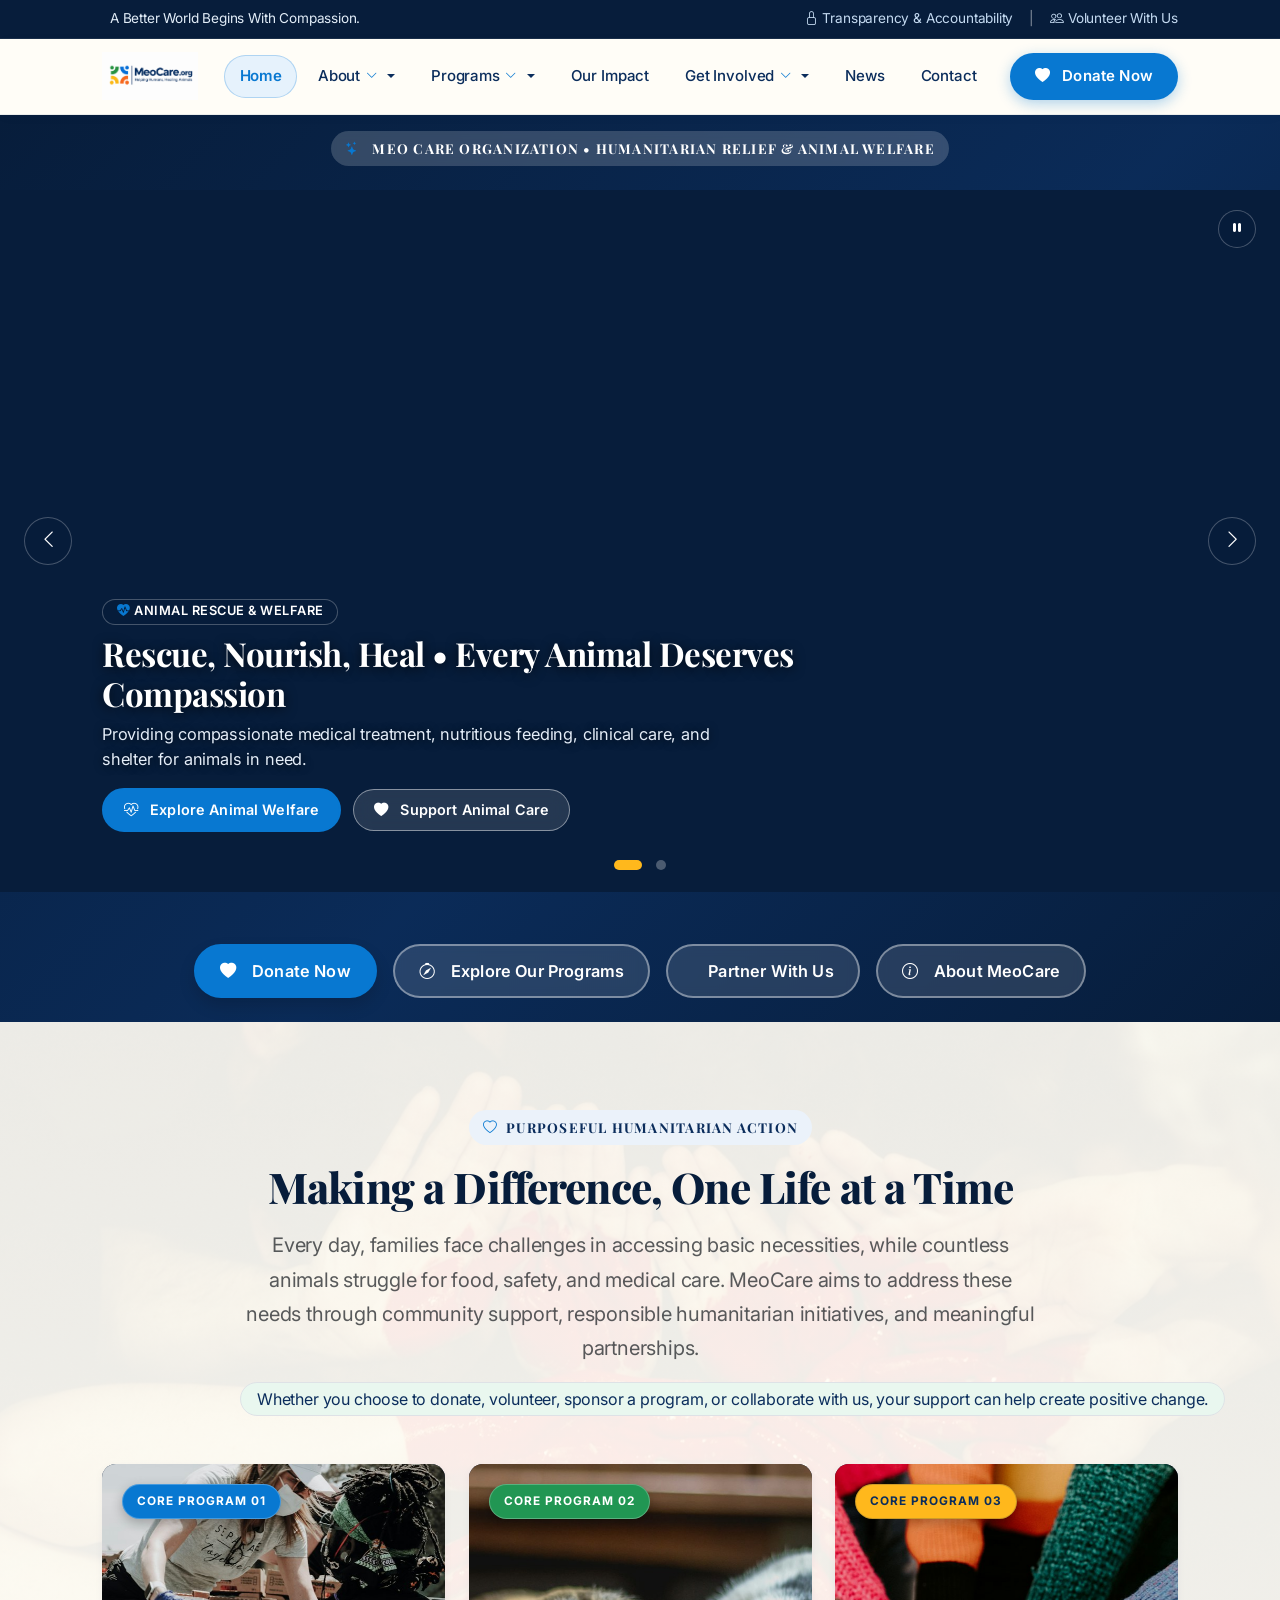
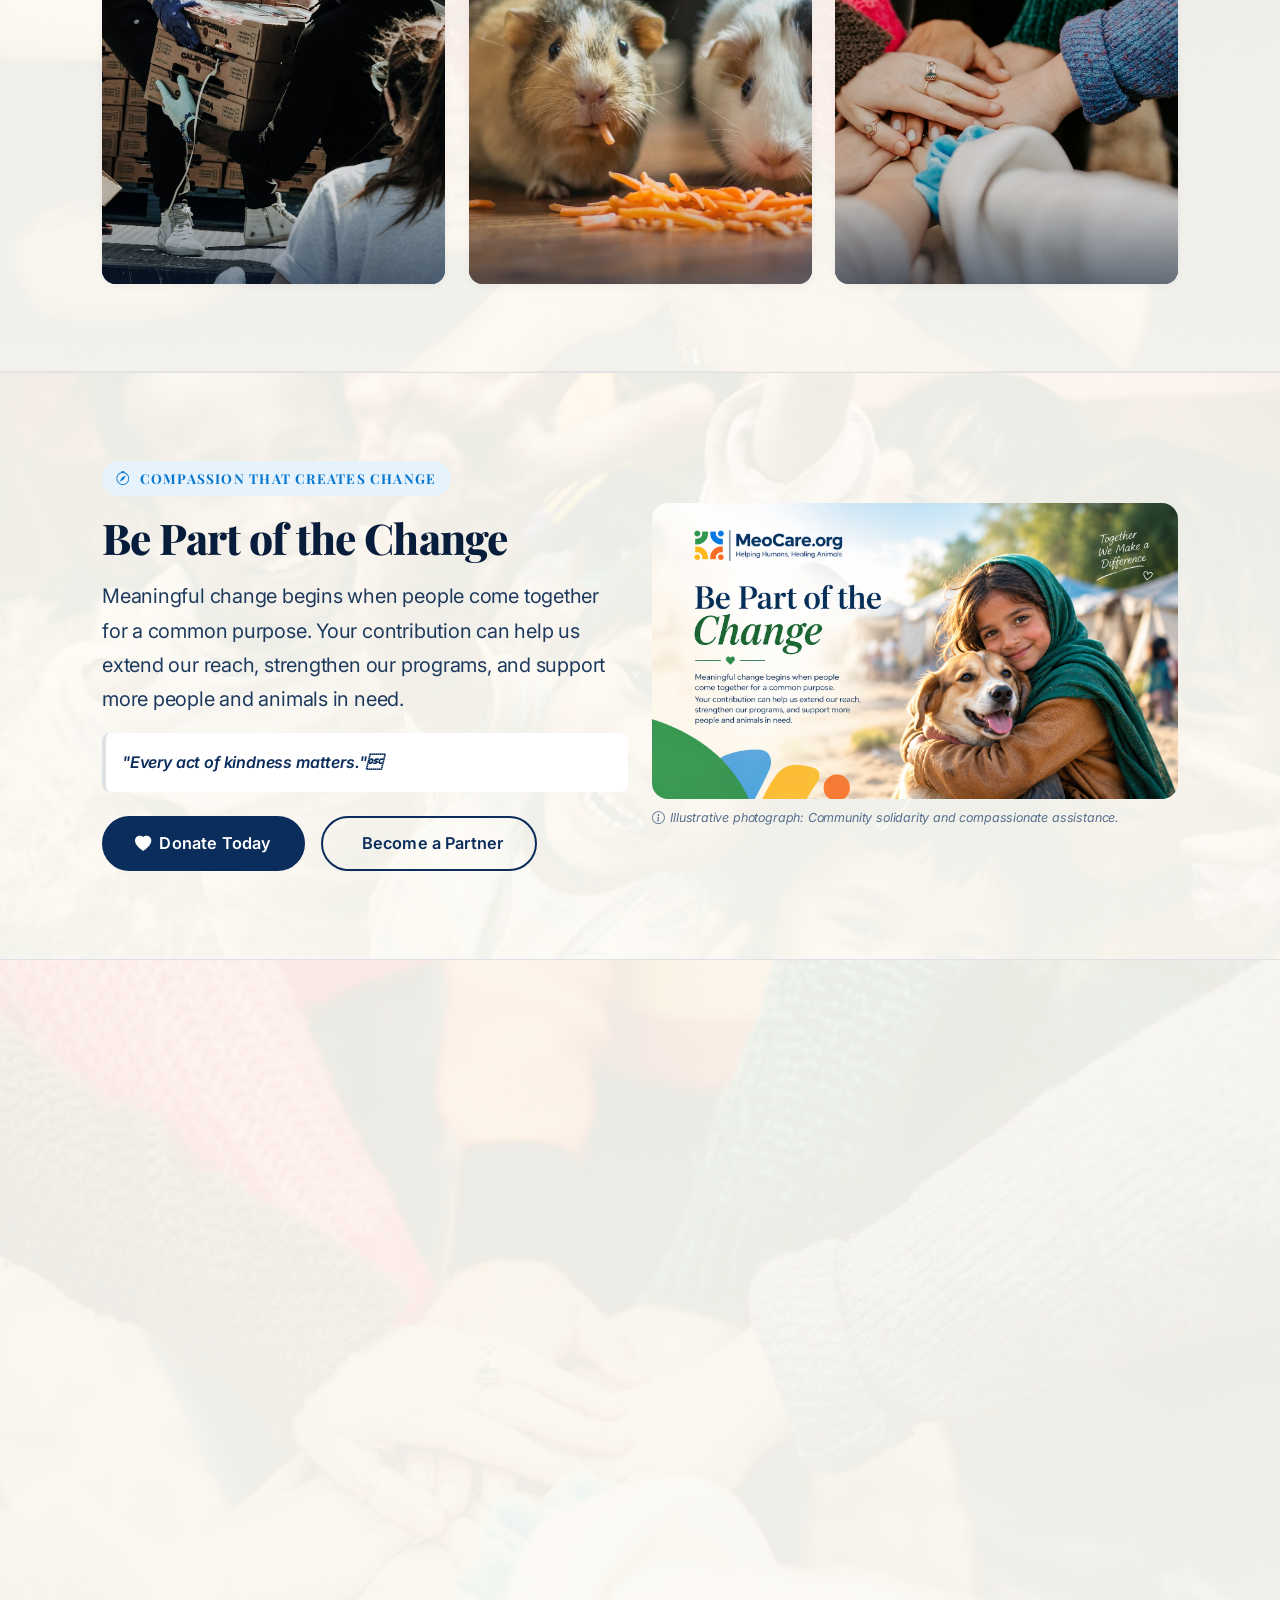
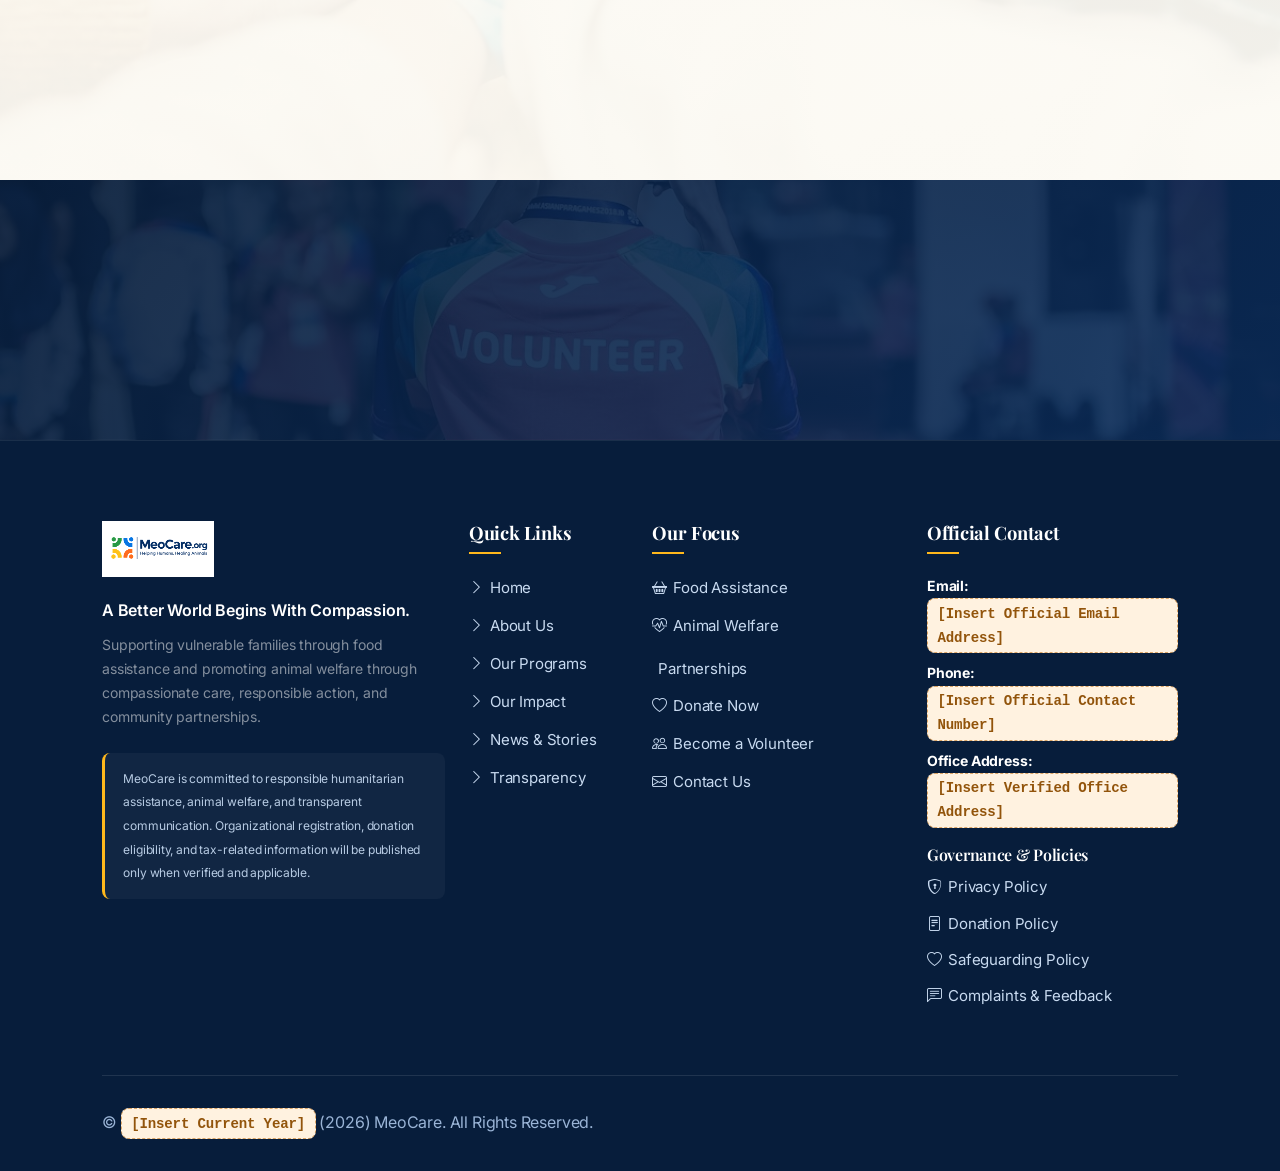
<file: index.html>
<!DOCTYPE html>
<html lang="en">
<head>
  <meta charset="UTF-8">
  <meta name="viewport" content="width=device-width, initial-scale=1.0">
  <title>MEO Care Organization | A Better World Begins With Compassion</title>
  <meta name="description" content="At MeoCare, we believe every human deserves dignity, every family deserves access to essential support, and every animal deserves care and protection.">
  
  <!-- Favicon -->
  <link rel="icon" type="image/png" href="images/logo.png">

    <!-- Google Fonts (Playfair Display & Inter) -->
  <link rel="preconnect" href="https://fonts.googleapis.com">
  <link rel="preconnect" href="https://fonts.gstatic.com" crossorigin>
  <link href="https://fonts.googleapis.com/css2?family=Inter:wght@300;400;500;600;700;800&family=Playfair+Display:ital,wght@0,500;0,600;0,700;0,800;0,900;1,600;1,700&display=swap" rel="stylesheet">

  <!-- Bootstrap 5 CSS (Local with CDN fallback) -->
  <link rel="stylesheet" href="assets/css/bootstrap.min.css">

  <!-- Bootstrap Icons -->
  <link rel="stylesheet" href="assets/css/bootstrap-icons.min.css">
  <link rel="stylesheet" href="https://cdn.jsdelivr.net/npm/bootstrap-icons@1.11.3/font/bootstrap-icons.min.css" onerror="this.onerror=null;">

  <!-- Custom Stylesheet -->
  <link rel="stylesheet" href="assets/css/style.css">
</head>
<body>

  <!-- Top Announcement Bar -->
  <div class="top-bar">
    <div class="container d-flex justify-content-between align-items-center">
      <div class="d-flex align-items-center gap-2">
        <i class="bi bi-shield-heart-fill text-sage"></i>
        <span>A Better World Begins With Compassion.</span>
      </div>
      <div class="d-none d-md-flex align-items-center gap-3">
        <a href="transparency.html"><i class="bi bi-lock me-1"></i>Transparency & Accountability</a>
        <span class="text-white-50">|</span>
        <a href="volunteer.html"><i class="bi bi-people me-1"></i>Volunteer With Us</a>
      </div>
    </div>
  </div>

  <!-- Primary Navigation (Redesigned Premium Nonprofit Navbar) -->
  <nav class="navbar navbar-expand-xl navbar-custom sticky-top" id="mainNavbar" aria-label="Main Navigation">
    <div class="container">
      <!-- Official MEO Care Logo (Original 2:1 Proportions) -->
      <a class="navbar-brand" href="index.html" aria-label="MEO Care Organization Home">
        <img src="images/logo.png" alt="MEO Care Organization Logo" class="brand-logo" width="130" height="48">
      </a>

      <!-- Mobile Menu Toggle Button -->
      <button class="navbar-toggler border-0 shadow-none custom-toggler" type="button" data-bs-toggle="collapse" data-bs-target="#navbarMain" aria-controls="navbarMain" aria-expanded="false" aria-label="Toggle navigation">
        <span class="toggler-bar bar-1"></span>
        <span class="toggler-bar bar-2"></span>
        <span class="toggler-bar bar-3"></span>
      </button>

      <!-- Navigation Links & Dropdowns -->
      <div class="collapse navbar-collapse" id="navbarMain">
        <ul class="navbar-nav mx-auto align-items-xl-center">
          <li class="nav-item">
            <a class="nav-link active" aria-current="page" href="index.html">Home</a>
          </li>

          <!-- About Dropdown (Click & Keyboard activated) -->
          <li class="nav-item dropdown">
            <a class="nav-link dropdown-toggle" href="#" id="aboutDropdown" role="button" data-bs-toggle="dropdown" aria-expanded="false" data-bs-display="static" data-bs-auto-close="true">
              <span>About</span>
              <i class="bi bi-chevron-down nav-chevron" aria-hidden="true"></i>
            </a>
            <ul class="dropdown-menu dropdown-menu-custom border-0 shadow-md" aria-labelledby="aboutDropdown">
              <li>
                <a class="dropdown-item" href="about.html">
                  <span class="item-title">About MeoCare</span>
                  <span class="item-desc">Our mission, vision, and core purpose</span>
                </a>
              </li>
              <li>
                <a class="dropdown-item" href="about.html#values">
                  <span class="item-title">Our Values</span>
                  <span class="item-desc">6 ethical commitments guiding our work</span>
                </a>
              </li>
              <li>
                <a class="dropdown-item" href="transparency.html">
                  <span class="item-title">Transparency & Accountability</span>
                  <span class="item-desc">Open governance, reports, and promise</span>
                </a>
              </li>
              <li>
                <a class="dropdown-item" href="policies.html">
                  <span class="item-title">Policies & Governance</span>
                  <span class="item-desc">Privacy, safeguarding, and donation terms</span>
                </a>
              </li>
            </ul>
          </li>

          <!-- Programs Dropdown (Click & Keyboard activated) -->
          <li class="nav-item dropdown">
            <a class="nav-link dropdown-toggle" href="#" id="programsDropdown" role="button" data-bs-toggle="dropdown" aria-expanded="false" data-bs-display="static" data-bs-auto-close="true">
              <span>Programs</span>
              <i class="bi bi-chevron-down nav-chevron" aria-hidden="true"></i>
            </a>
            <ul class="dropdown-menu dropdown-menu-custom border-0 shadow-md" aria-labelledby="programsDropdown">
              <li>
                <a class="dropdown-item" href="programs.html">
                  <span class="item-title">All Programs Overview</span>
                  <span class="item-desc">Comprehensive relief & welfare overview</span>
                </a>
              </li>
              <li>
                <a class="dropdown-item" href="programs.html#food-assistance">
                  <span class="item-title">Food Assistance & Humanitarian Aid</span>
                  <span class="item-desc">Nourishing vulnerable families in need</span>
                </a>
              </li>
              <li>
                <a class="dropdown-item" href="programs.html#animal-welfare">
                  <span class="item-title">Animal Rescue & Welfare</span>
                  <span class="item-desc">Rescue, food, veterinary treatment & shelter</span>
                </a>
              </li>
              <li>
                <a class="dropdown-item" href="programs.html#community-partnerships">
                  <span class="item-title">Community Partnerships</span>
                  <span class="item-desc">CSR, institutional collaboration & in-kind aid</span>
                </a>
              </li>
            </ul>
          </li>

          <!-- Our Impact -->
          <li class="nav-item">
            <a class="nav-link" href="impact.html">Our Impact</a>
          </li>

          <!-- Get Involved Dropdown (Click & Keyboard activated) -->
          <li class="nav-item dropdown">
            <a class="nav-link dropdown-toggle" href="#" id="getInvolvedDropdown" role="button" data-bs-toggle="dropdown" aria-expanded="false" data-bs-display="static" data-bs-auto-close="true">
              <span>Get Involved</span>
              <i class="bi bi-chevron-down nav-chevron" aria-hidden="true"></i>
            </a>
            <ul class="dropdown-menu dropdown-menu-custom border-0 shadow-md" aria-labelledby="getInvolvedDropdown">
              <li>
                <a class="dropdown-item" href="volunteer.html">
                  <span class="item-title">Ways to Get Involved</span>
                  <span class="item-desc">Community support & volunteer avenues</span>
                </a>
              </li>
              <li>
                <a class="dropdown-item" href="volunteer.html#volunteer-form-section">
                  <span class="item-title">Become a Volunteer</span>
                  <span class="item-desc">Lend your time, care, or professional skills</span>
                </a>
              </li>
              <li>
                <a class="dropdown-item" href="volunteer.html#partner">
                  <span class="item-title">Partner With Us</span>
                  <span class="item-desc">Corporate partnerships & joint initiatives</span>
                </a>
              </li>
              <li>
                <a class="dropdown-item" href="donate.html">
                  <span class="item-title">Ways to Give</span>
                  <span class="item-desc">One-time, monthly, and in-kind giving options</span>
                </a>
              </li>
            </ul>
          </li>

          <!-- News -->
          <li class="nav-item">
            <a class="nav-link" href="news.html">News</a>
          </li>

          <!-- Contact -->
          <li class="nav-item">
            <a class="nav-link" href="contact.html">Contact</a>
          </li>
        </ul>

        <!-- Right Side: Prominent Tasteful Donate Now Button -->
        <div class="navbar-cta d-flex align-items-center">
          <a class="btn btn-navbar-donate" href="donate.html">
            <i class="bi bi-heart-fill me-1" aria-hidden="true"></i>
            <span>Donate Now</span>
          </a>
        </div>
      </div>
    </div>
  </nav>

  <!-- Hero Section with Premium Banner Slider -->
  <!-- Hero Section with Full-Width Video Banner Slider -->
  <header class="hero-wrapper p-0">
    <div class="hero-overlay-dark"></div>
    <div class="hero-content position-relative">
      <!-- Eyebrow Badge -->
      <div class="container text-center pt-3 pb-2 position-relative" style="z-index: 5;">
        <span class="eyebrow eyebrow-white">
          <i class="bi bi-stars text-terracotta me-1" aria-hidden="true"></i> MEO Care Organization &bull; Humanitarian Relief & Animal Welfare
        </span>
      </div>

      <!-- Hero Banner Slider (Edge-to-Edge Full Width - No Side Padding/Gaps) -->
      <div class="hero-slider-wrapper w-100 p-0 m-0">
        <div class="hero-slider-container w-100 p-0 m-0 position-relative">
          <div id="heroCarousel" class="carousel slide carousel-fade" data-bs-ride="carousel" data-bs-interval="7000" aria-roledescription="carousel" aria-label="MEO Care Mission Videos Slider">
            <!-- Indicators / Dots (2 Video Slides) -->
            <div class="carousel-indicators hero-carousel-indicators">
              <button type="button" data-bs-target="#heroCarousel" data-bs-slide-to="0" class="active" aria-current="true" aria-label="Slide 1: Animal Rescue & Welfare Video"></button>
              <button type="button" data-bs-target="#heroCarousel" data-bs-slide-to="1" aria-label="Slide 2: Food Assistance & Humanitarian Aid Video"></button>
            </div>

            <!-- Slides (Pure Video Slides — No Images) -->
            <div class="carousel-inner">
              <!-- Slide 1: Animal Welfare Video -->
              <div class="carousel-item hero-slider-item active" data-slide-name="animal-welfare">
                <div class="hero-video-box">
                  <video class="hero-slider-video" autoplay muted loop playsinline preload="auto">
                    <source src="assets/videos/Animals_receiving_care_in_shelter_20261024205319.mp4" type="video/mp4">
                    <source src="videos/Animals_receiving_care_in_shelter_20261024205319.mp4" type="video/mp4">
                    Your browser does not support the video tag.
                  </video>
                  <!-- Subtle Dark Overlay for Text Readability -->
                  <div class="hero-video-overlay" aria-hidden="true"></div>
                  <!-- Headline Text & Buttons as Separate HTML Elements Above Video -->
                  <div class="hero-slide-caption">
                    <div class="container">
                      <div class="hero-caption-inner">
                        <span class="badge hero-slide-pill mb-2">
                          <i class="bi bi-heart-pulse-fill text-terracotta me-1" aria-hidden="true"></i> Animal Rescue &amp; Welfare
                        </span>
                        <h2 class="hero-slide-title">Rescue, Nourish, Heal &bull; Every Animal Deserves Compassion</h2>
                        <p class="hero-slide-desc d-none d-md-block">
                          Providing compassionate medical treatment, nutritious feeding, clinical care, and shelter for animals in need.
                        </p>
                        <div class="hero-slide-actions mt-2 mt-md-3">
                          <a href="programs.html#animal-welfare" class="btn btn-terracotta btn-sm-custom">
                            <i class="bi bi-heart-pulse me-1" aria-hidden="true"></i> Explore Animal Welfare
                          </a>
                          <a href="donate.html?fund=animal" class="btn btn-outline-white-custom btn-sm-custom">
                            <i class="bi bi-heart-fill me-1" aria-hidden="true"></i> Support Animal Care
                          </a>
                        </div>
                      </div>
                    </div>
                  </div>
                </div>
              </div>

              <!-- Slide 2: Food Distribution / Humanitarian Help Video -->
              <div class="carousel-item hero-slider-item" data-slide-name="food-distribution">
                <div class="hero-video-box">
                  <video class="hero-slider-video" autoplay muted loop playsinline preload="auto">
                    <source src="assets/videos/gemini_generated_video_91b86ba9.mp4" type="video/mp4">
                    <source src="videos/gemini_generated_video_91b86ba9.mp4" type="video/mp4">
                    Your browser does not support the video tag.
                  </video>
                  <!-- Subtle Dark Overlay for Text Readability -->
                  <div class="hero-video-overlay" aria-hidden="true"></div>
                  <!-- Headline Text & Buttons as Separate HTML Elements Above Video -->
                  <div class="hero-slide-caption">
                    <div class="container">
                      <div class="hero-caption-inner">
                        <span class="badge hero-slide-pill mb-2">
                          <i class="bi bi-basket2-fill text-terracotta me-1" aria-hidden="true"></i> Humanitarian Food Relief
                        </span>
                        <h2 class="hero-slide-title">Nourishing Hope &bull; Food Assistance for Vulnerable Families</h2>
                        <p class="hero-slide-desc d-none d-md-block">
                          Supporting vulnerable households with essential grocery kits, family food packages, and emergency nutrition.
                        </p>
                        <div class="hero-slide-actions mt-2 mt-md-3">
                          <a href="programs.html#food-assistance" class="btn btn-terracotta btn-sm-custom">
                            <i class="bi bi-basket2 me-1" aria-hidden="true"></i> Food Assistance Program
                          </a>
                          <a href="donate.html?fund=food" class="btn btn-outline-white-custom btn-sm-custom">
                            <i class="bi bi-heart-fill me-1" aria-hidden="true"></i> Support a Family
                          </a>
                        </div>
                      </div>
                    </div>
                  </div>
                </div>
              </div>
            </div>

            <!-- Previous Arrow Control -->
            <button class="carousel-btn-arrow carousel-btn-prev" type="button" data-bs-target="#heroCarousel" data-bs-slide="prev" aria-label="Previous video banner">
              <i class="bi bi-chevron-left" aria-hidden="true"></i>
            </button>

            <!-- Next Arrow Control -->
            <button class="carousel-btn-arrow carousel-btn-next" type="button" data-bs-target="#heroCarousel" data-bs-slide="next" aria-label="Next video banner">
              <i class="bi bi-chevron-right" aria-hidden="true"></i>
            </button>

            <!-- Accessible Play/Pause Toggle -->
            <button id="carouselTogglePlay" class="hero-carousel-pause-btn" type="button" aria-label="Pause slideshow" title="Pause / Play slideshow">
              <i class="bi bi-pause-fill" aria-hidden="true"></i>
            </button>
          </div>
        </div>
      </div>

      <!-- Action Buttons Adjusted Below Slider -->
      <div class="container position-relative pt-4 pb-4" style="z-index: 5;">
        <div class="hero-actions-bar d-flex flex-wrap justify-content-center align-items-center gap-3">
          <a href="donate.html" class="btn btn-terracotta btn-lg px-4 shadow">
            <i class="bi bi-heart-fill me-2" aria-hidden="true"></i> Donate Now
          </a>
          <a href="programs.html" class="btn btn-outline-light-custom btn-lg px-4">
            <i class="bi bi-compass me-2" aria-hidden="true"></i> Explore Our Programs
          </a>
          <a href="volunteer.html#partner" class="btn btn-outline-light-custom btn-lg px-4">
            <i class="bi bi-handshake me-2" aria-hidden="true"></i> Partner With Us
          </a>
          <a href="about.html" class="btn btn-outline-light-custom btn-lg px-4">
            <i class="bi bi-info-circle me-2" aria-hidden="true"></i> About MeoCare
          </a>
        </div>
      </div>
    </div>
  </header>

  <!-- Making a Difference Section -->
  <section class="section-padding bg-section-difference">
    <div class="container">
      <div class="row justify-content-center text-center mb-5">
        <div class="col-lg-9 fade-in-on-scroll">
          <span class="eyebrow">
            <i class="bi bi-heart text-terracotta"></i> Purposeful Humanitarian Action
          </span>
          <h2 class="h1 text-forest-deep mb-3">Making a Difference, One Life at a Time</h2>
          <p class="text-muted fs-5 mb-0">
            Every day, families face challenges in accessing basic necessities, while countless animals struggle for food, safety, and medical care. MeoCare aims to address these needs through community support, responsible humanitarian initiatives, and meaningful partnerships.
          </p>
          <div class="mt-3">
            <span class="badge bg-sage-tint text-forest px-3 py-2 rounded-pill fs-6 fw-normal border">
              Whether you choose to donate, volunteer, sponsor a program, or collaborate with us, your support can help create positive change.
            </span>
          </div>
        </div>
      </div>

      <!-- Core Programs Overview Cards (Hover Reveal Overlay Effect) -->
      <div class="row g-4 align-items-stretch">
        <!-- Core Program 1: Food Assistance -->
        <div class="col-lg-4 col-md-6 fade-in-on-scroll delay-1">
          <div class="card-reveal-box" tabindex="0" role="region" aria-label="Food Assistance and Humanitarian Aid" aria-expanded="false">
            <div class="card-reveal-media">
              <img src="assets/images/food-assistance.jpg" alt="Nutritious food supplies and ration packages for families" class="card-reveal-img" loading="lazy">
              <span class="card-reveal-badge badge-food">Core Program 01</span>
              <span class="card-reveal-tap-hint d-md-none"><i class="bi bi-hand-index-thumb"></i> Tap to view</span>
            </div>
            <div class="card-reveal-overlay">
              <div class="card-reveal-content">
                <span class="card-reveal-eyebrow"><i class="bi bi-basket2-fill"></i> Humanitarian Relief</span>
                <h3 class="card-reveal-title">Food Assistance &amp; Humanitarian Aid</h3>
                <p class="card-reveal-desc">
                  Supporting vulnerable households with essential groceries, family ration kits, and emergency nutrition to restore dignity and relief.
                </p>
                <div class="card-reveal-actions">
                  <a href="donate.html?fund=food" class="btn btn-terracotta">
                    <i class="bi bi-heart-fill"></i> Support a Family
                  </a>
                  <a href="programs.html#food-assistance" class="btn btn-outline-white">
                    Program Details <i class="bi bi-arrow-right"></i>
                  </a>
                </div>
              </div>
            </div>
          </div>
        </div>

        <!-- Core Program 2: Animal Welfare -->
        <div class="col-lg-4 col-md-6 fade-in-on-scroll delay-2">
          <div class="card-reveal-box" tabindex="0" role="region" aria-label="Animal Rescue and Welfare" aria-expanded="false">
            <div class="card-reveal-media">
              <img src="assets/images/animal-rescue.jpg" alt="Compassionate animal rescue, medical treatment, and shelter" class="card-reveal-img" loading="lazy">
              <span class="card-reveal-badge badge-animal">Core Program 02</span>
              <span class="card-reveal-tap-hint d-md-none"><i class="bi bi-hand-index-thumb"></i> Tap to view</span>
            </div>
            <div class="card-reveal-overlay">
              <div class="card-reveal-content">
                <span class="card-reveal-eyebrow"><i class="bi bi-heart-pulse-fill"></i> Animal Welfare</span>
                <h3 class="card-reveal-title">Animal Rescue &amp; Welfare</h3>
                <p class="card-reveal-desc">
                  Providing compassionate care, clinical medical treatment, nutritious feeding, and safe rehabilitation for animals in need.
                </p>
                <div class="card-reveal-actions">
                  <a href="donate.html?fund=animal" class="btn btn-terracotta">
                    <i class="bi bi-heart-pulse-fill"></i> Support Animal Care
                  </a>
                  <a href="programs.html#animal-welfare" class="btn btn-outline-white">
                    Program Details <i class="bi bi-arrow-right"></i>
                  </a>
                </div>
              </div>
            </div>
          </div>
        </div>

        <!-- Core Program 3: Community Partnerships -->
        <div class="col-lg-4 col-md-12 fade-in-on-scroll delay-3">
          <div class="card-reveal-box" tabindex="0" role="region" aria-label="Community Partnerships" aria-expanded="false">
            <div class="card-reveal-media">
              <img src="assets/images/partnership-collaboration.jpg" alt="Community members and organizations collaborating" class="card-reveal-img" loading="lazy">
              <span class="card-reveal-badge badge-partner">Core Program 03</span>
              <span class="card-reveal-tap-hint d-md-none"><i class="bi bi-hand-index-thumb"></i> Tap to view</span>
            </div>
            <div class="card-reveal-overlay">
              <div class="card-reveal-content">
                <span class="card-reveal-eyebrow"><i class="bi bi-handshake-fill"></i> Collaboration</span>
                <h3 class="card-reveal-title">Community Partnerships</h3>
                <p class="card-reveal-desc">
                  Teaming up with businesses, non-profits, and caring volunteers to pool resources and maximize community impact where it matters most.
                </p>
                <div class="card-reveal-actions">
                  <a href="volunteer.html#partner" class="btn btn-terracotta">
                    <i class="bi bi-people-fill"></i> Partner With Us
                  </a>
                  <a href="programs.html#community-partnerships" class="btn btn-outline-white">
                    Learn More <i class="bi bi-arrow-right"></i>
                  </a>
                </div>
              </div>
            </div>
          </div>
        </div>
      </div>
    </div>
  </section>

  <!-- Illustrative Mission Highlight with Unsplash context -->
  <section class="section-padding bg-section-programs border-top border-bottom">
    <div class="container">
      <div class="row align-items-center g-5">
        <div class="col-lg-6 order-lg-2 fade-in-on-scroll delay-1">
          <div class="position-relative">
            <img src="images/Together, We Make a Difference.png" alt="Compassionate community support illustration" class="img-fluid rounded-4 shadow-md w-100 object-fit-cover" style="max-height: 420px;">
            <div class="illustrative-notice">
              <i class="bi bi-info-circle"></i> Illustrative photograph: Community solidarity and compassionate assistance.
            </div>
          </div>
        </div>
        <div class="col-lg-6 order-lg-1 fade-in-on-scroll">
          <span class="eyebrow eyebrow-terracotta">
            <i class="bi bi-compass"></i> Compassion That Creates Change
          </span>
          <h2 class="h1 text-forest-deep mb-3">Be Part of the Change</h2>
          <p class="fs-5 text-forest-mid mb-3">
            Meaningful change begins when people come together for a common purpose. Your contribution can help us extend our reach, strengthen our programs, and support more people and animals in need.
          </p>
          <blockquote class="p-3 bg-white rounded-3 border-start border-4 border-forest mb-4">
            <p class="mb-0 fw-semibold text-forest fst-italic">
              "Every act of kindness matters."
            </p>
          </blockquote>
          <div class="d-flex flex-wrap gap-3">
            <a href="donate.html" class="btn btn-forest btn-lg">
              <i class="bi bi-heart-fill"></i> Donate Today
            </a>
            <a href="volunteer.html#partner" class="btn btn-outline-forest btn-lg">
              <i class="bi bi-handshake"></i> Become a Partner
            </a>
          </div>
        </div>
      </div>
    </div>
  </section>

  <!-- Impact Snapshot Section (Preserving Verified Placeholders) -->
  <section class="section-padding bg-section-principles">
    <div class="container">
      <div class="row justify-content-center text-center mb-5">
        <div class="col-lg-8 fade-in-on-scroll">
          <span class="eyebrow">
            <i class="bi bi-bar-chart-line text-forest"></i> Transparency in Progress
          </span>
          <h2 class="h1 text-forest-deep mb-2">Measuring Our Progress</h2>
          <p class="text-muted">
            At MeoCare, we believe supporters deserve clear information about our activities, resources, and outcomes. These figures will be updated as reliable records become available.
          </p>
        </div>
      </div>

      <div class="row g-4 text-center">
        <div class="col-sm-6 col-lg-3 fade-in-on-scroll">
          <div class="metric-box">
            <div class="metric-icon"><i class="bi bi-people"></i></div>
            <div class="metric-label">People Supported</div>
            <div class="mt-2"><span class="placeholder-pill">[Insert Verified Number]</span></div>
            <p class="small text-muted mt-2 mb-0">Direct humanitarian food assistance</p>
          </div>
        </div>
        <div class="col-sm-6 col-lg-3 fade-in-on-scroll delay-1">
          <div class="metric-box">
            <div class="metric-icon"><i class="bi bi-box-seam"></i></div>
            <div class="metric-label">Food Packages Distributed</div>
            <div class="mt-2"><span class="placeholder-pill">[Insert Verified Number]</span></div>
            <p class="small text-muted mt-2 mb-0">Family rations and relief supplies</p>
          </div>
        </div>
        <div class="col-sm-6 col-lg-3 fade-in-on-scroll delay-2">
          <div class="metric-box">
            <div class="metric-icon"><i class="bi bi-heart-pulse"></i></div>
            <div class="metric-label">Animals Assisted</div>
            <div class="mt-2"><span class="placeholder-pill">[Insert Verified Number]</span></div>
            <p class="small text-muted mt-2 mb-0">Rescue, nourishment & medical care</p>
          </div>
        </div>
        <div class="col-sm-6 col-lg-3 fade-in-on-scroll delay-3">
          <div class="metric-box">
            <div class="metric-icon"><i class="bi bi-person-check"></i></div>
            <div class="metric-label">Active Volunteers & Partners</div>
            <div class="mt-2"><span class="placeholder-pill">[Insert Verified Number]</span></div>
            <p class="small text-muted mt-2 mb-0">Dedicated community supporters</p>
          </div>
        </div>
      </div>

      <div class="text-center mt-5 fade-in-on-scroll">
        <a href="impact.html" class="btn btn-outline-forest">
          Learn More About Our Impact Approach <i class="bi bi-arrow-right"></i>
        </a>
      </div>
    </div>
  </section>

  <!-- Callout Section with Third Official Banner -->
  <section class="section-padding-sm bg-section-cta text-white">
    <div class="container">
      <div class="row align-items-center g-4">
        <div class="col-lg-8 fade-in-on-scroll">
          <span class="eyebrow eyebrow-white mb-2">
            <i class="bi bi-shield-check text-terracotta"></i> Integrity & Accountability
          </span>
          <h2 class="text-white mb-2">Trust Is Built Through Responsible Action</h2>
          <p class="text-white-50 mb-0">
            We will not present unverified figures, unsupported claims, or unconfirmed partnerships as established facts. We believe honest communication is essential to building lasting trust.
          </p>
        </div>
        <div class="col-lg-4 text-lg-end fade-in-on-scroll delay-1">
          <a href="transparency.html" class="btn btn-terracotta btn-lg">
            <i class="bi bi-file-earmark-text"></i> View Transparency Page
          </a>
        </div>
      </div>
    </div>
  </section>

  <!-- Footer -->
  <footer class="footer-custom">
    <div class="container">
      <div class="row g-4">
        <!-- Brand Summary -->
        <div class="col-lg-4 col-md-6">
          <a href="index.html" class="d-inline-block">
            <img src="images/logo.png" alt="MEO Care Organization Logo" class="footer-logo">
          </a>
          <p class="text-white fw-semibold mb-2">A Better World Begins With Compassion.</p>
          <p class="text-white-50 small mb-4">
            Supporting vulnerable families through food assistance and promoting animal welfare through compassionate care, responsible action, and community partnerships.
          </p>
          <div class="footer-disclaimer-box">
            <small>
              MeoCare is committed to responsible humanitarian assistance, animal welfare, and transparent communication. Organizational registration, donation eligibility, and tax-related information will be published only when verified and applicable.
            </small>
          </div>
        </div>

        <!-- Quick Links -->
        <div class="col-lg-2 col-md-6 col-6">
          <h4 class="footer-heading">Quick Links</h4>
          <ul class="footer-links">
            <li><a href="index.html"><i class="bi bi-chevron-right"></i> Home</a></li>
            <li><a href="about.html"><i class="bi bi-chevron-right"></i> About Us</a></li>
            <li><a href="programs.html"><i class="bi bi-chevron-right"></i> Our Programs</a></li>
            <li><a href="impact.html"><i class="bi bi-chevron-right"></i> Our Impact</a></li>
            <li><a href="news.html"><i class="bi bi-chevron-right"></i> News & Stories</a></li>
            <li><a href="transparency.html"><i class="bi bi-chevron-right"></i> Transparency</a></li>
          </ul>
        </div>

        <!-- Programs & Get Involved -->
        <div class="col-lg-3 col-md-6 col-6">
          <h4 class="footer-heading">Our Focus</h4>
          <ul class="footer-links">
            <li><a href="programs.html#food-assistance"><i class="bi bi-basket2"></i> Food Assistance</a></li>
            <li><a href="programs.html#animal-welfare"><i class="bi bi-heart-pulse"></i> Animal Welfare</a></li>
            <li><a href="programs.html#community-partnerships"><i class="bi bi-handshake"></i> Partnerships</a></li>
            <li><a href="donate.html"><i class="bi bi-heart"></i> Donate Now</a></li>
            <li><a href="volunteer.html"><i class="bi bi-people"></i> Become a Volunteer</a></li>
            <li><a href="contact.html"><i class="bi bi-envelope"></i> Contact Us</a></li>
          </ul>
        </div>

        <!-- Policies & Contact Placeholders -->
        <div class="col-lg-3 col-md-6">
          <h4 class="footer-heading">Official Contact</h4>
          <ul class="footer-links mb-3">
            <li class="text-white-50 small mb-2">
              <strong class="text-white d-block">Email:</strong>
              <span class="placeholder-pill">[Insert Official Email Address]</span>
            </li>
            <li class="text-white-50 small mb-2">
              <strong class="text-white d-block">Phone:</strong>
              <span class="placeholder-pill">[Insert Official Contact Number]</span>
            </li>
            <li class="text-white-50 small mb-2">
              <strong class="text-white d-block">Office Address:</strong>
              <span class="placeholder-pill">[Insert Verified Office Address]</span>
            </li>
          </ul>

          <h5 class="text-white fs-6 mt-3 mb-2">Governance & Policies</h5>
          <ul class="footer-links small">
            <li><a href="policies.html#privacy"><i class="bi bi-shield-lock"></i> Privacy Policy</a></li>
            <li><a href="policies.html#donation"><i class="bi bi-file-text"></i> Donation Policy</a></li>
            <li><a href="policies.html#safeguarding"><i class="bi bi-heart"></i> Safeguarding Policy</a></li>
            <li><a href="policies.html#complaints"><i class="bi bi-chat-left-text"></i> Complaints & Feedback</a></li>
          </ul>
        </div>
      </div>

      <div class="footer-bottom d-flex flex-column flex-md-row justify-content-between align-items-center gap-2">
        <p class="mb-0">
          &copy; <span class="placeholder-pill">[Insert Current Year]</span> (<span class="current-year-text">2026</span>) MeoCare. All Rights Reserved.
        </p>
      </div>
    </div>
  </footer>

  <!-- Scroll To Top Button -->
  <button id="btnScrollTop" class="btn-scroll-top" aria-label="Scroll to top of page">
    <i class="bi bi-arrow-up"></i>
  </button>

  <!-- jQuery & Bootstrap 5 Bundle (Local with CDN fallback) -->
  <script src="assets/js/jquery.min.js"></script>
  <script src="assets/js/bootstrap.bundle.min.js"></script>

  <!-- Custom Scripts -->
  <script src="assets/js/main.js"></script>
</body>
</html>
</file>
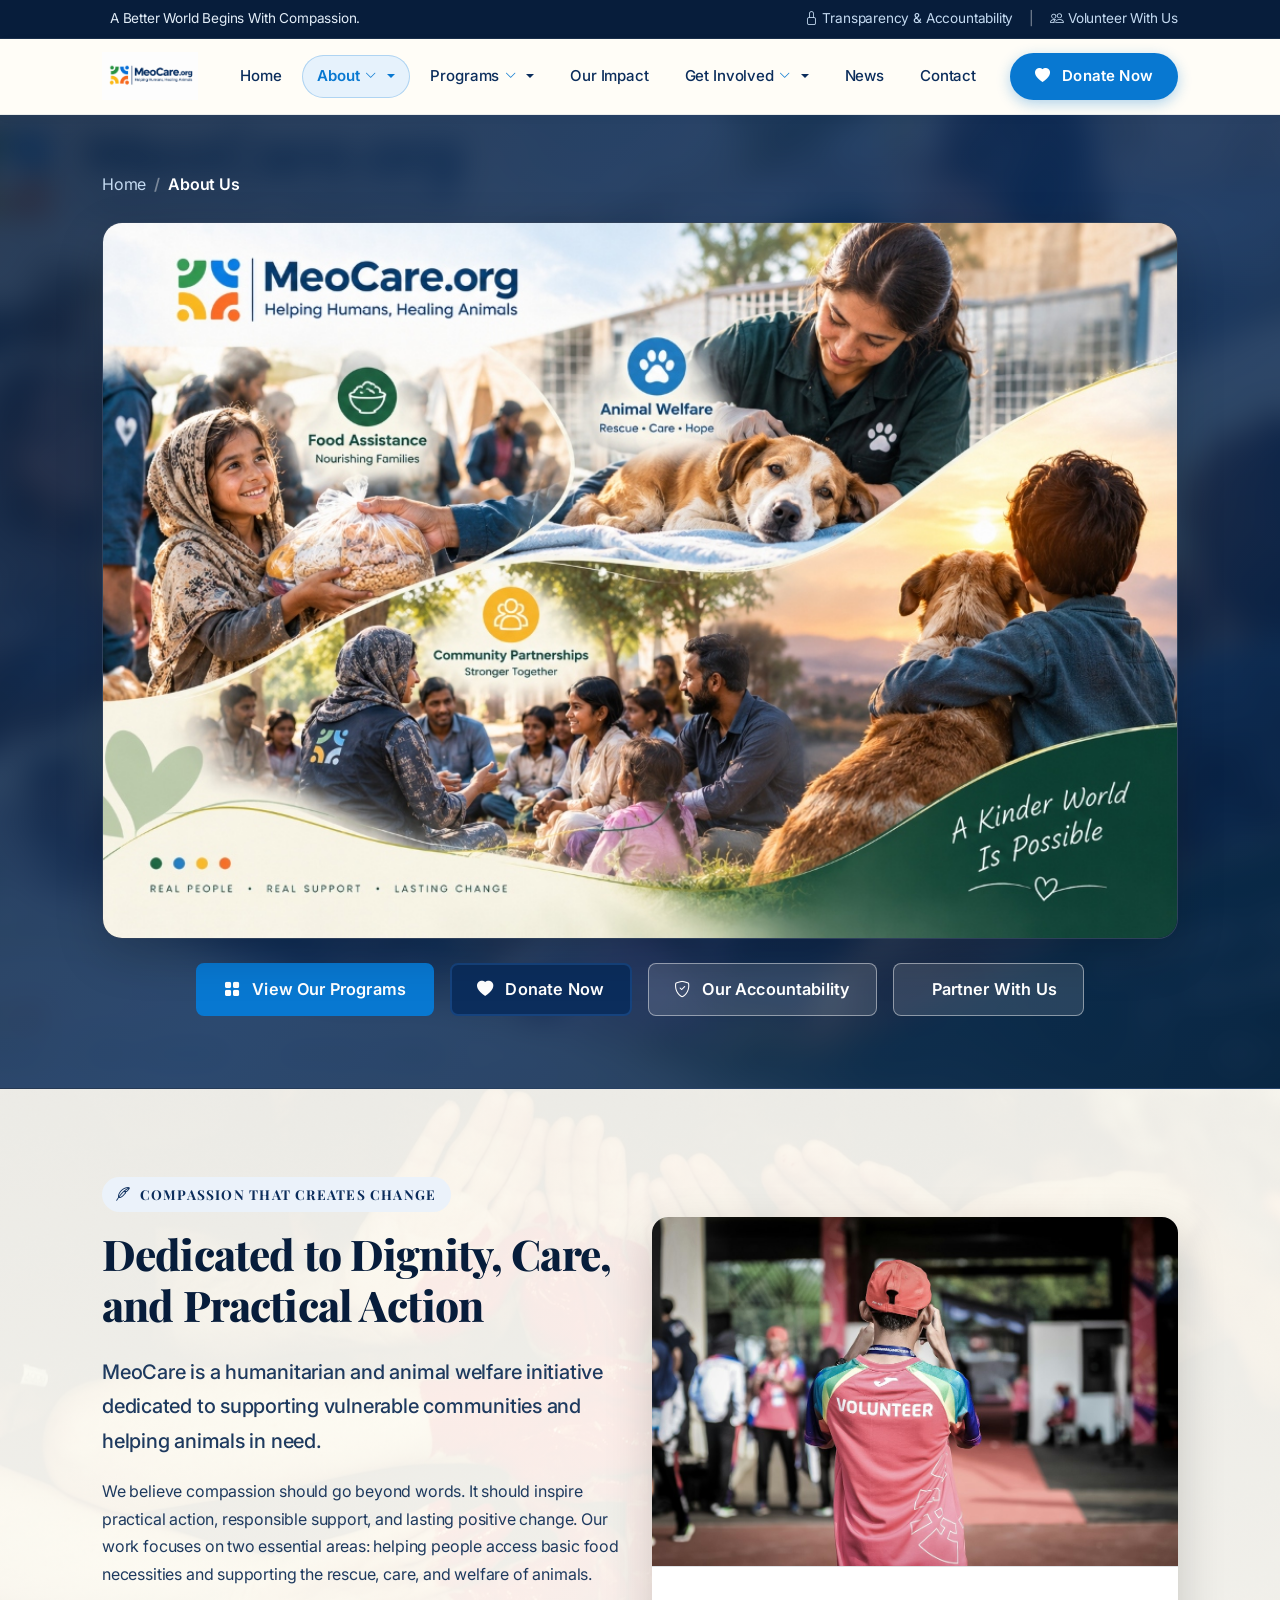
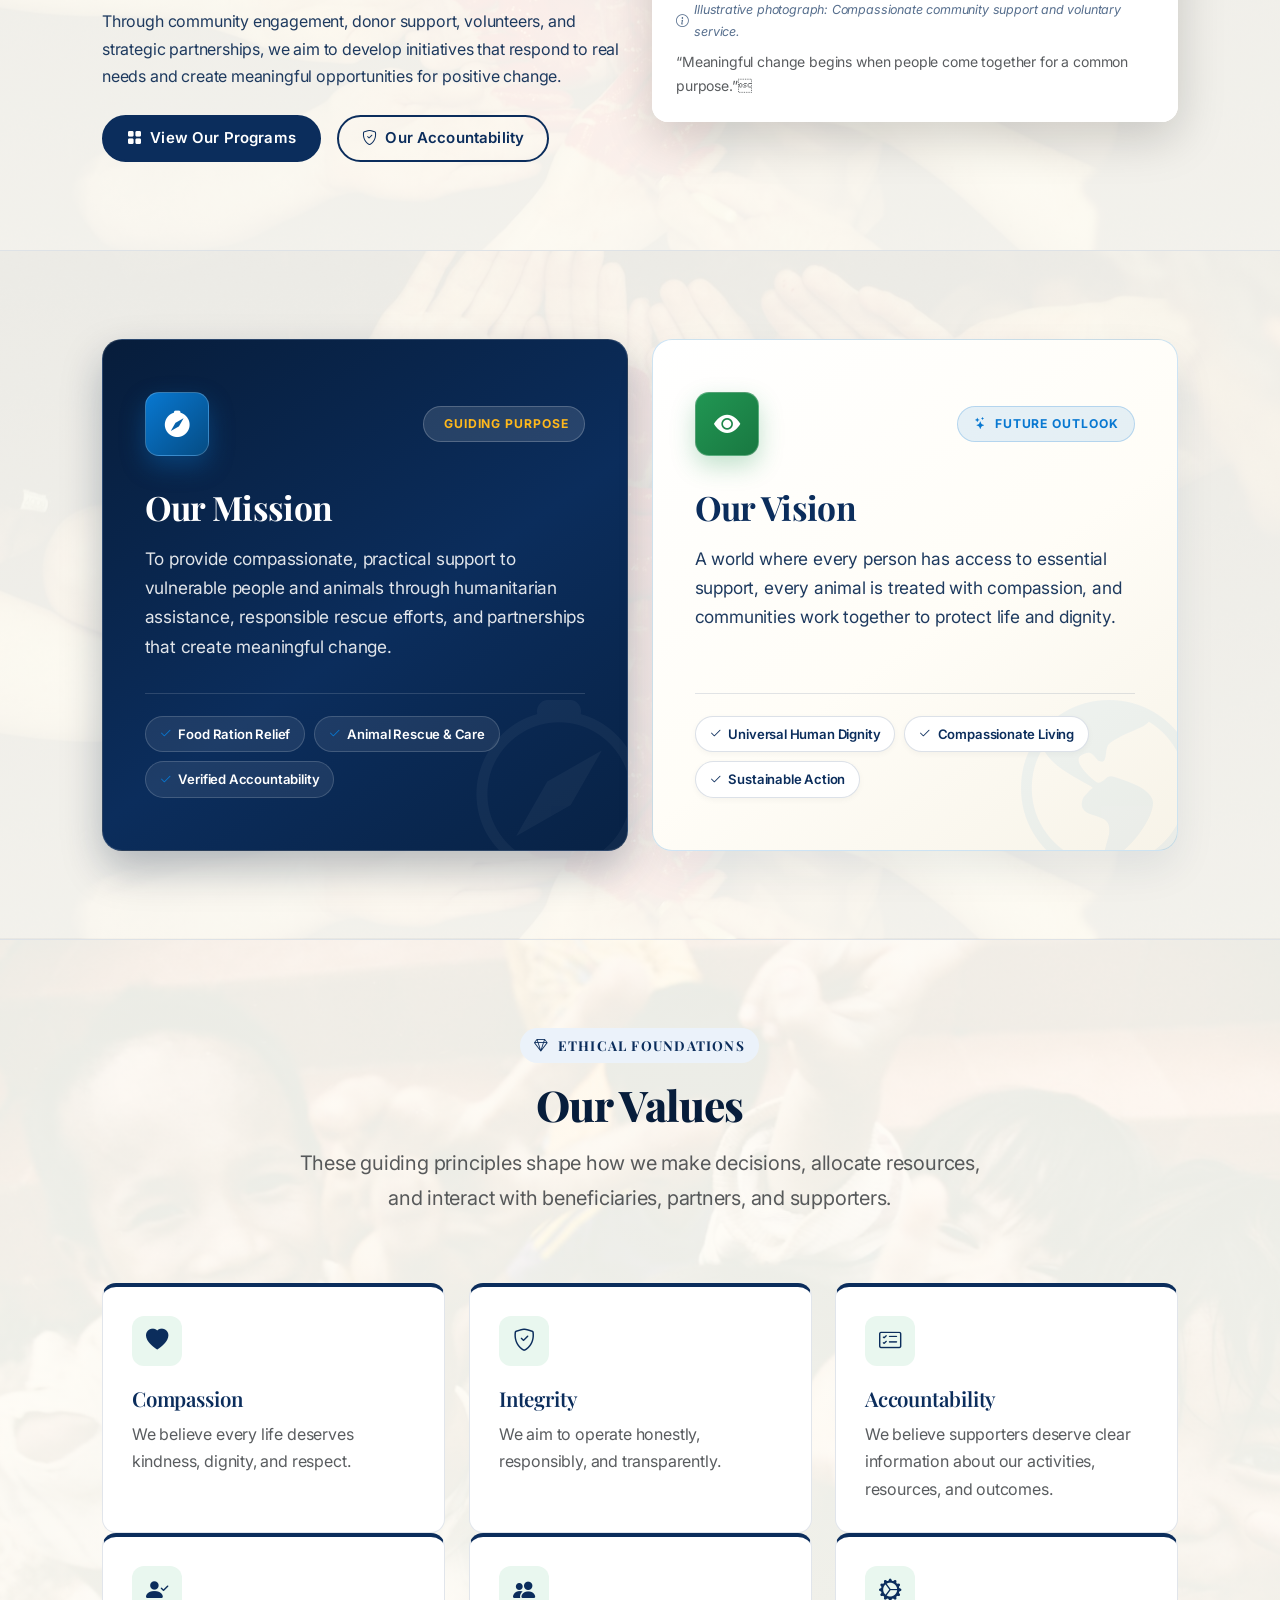
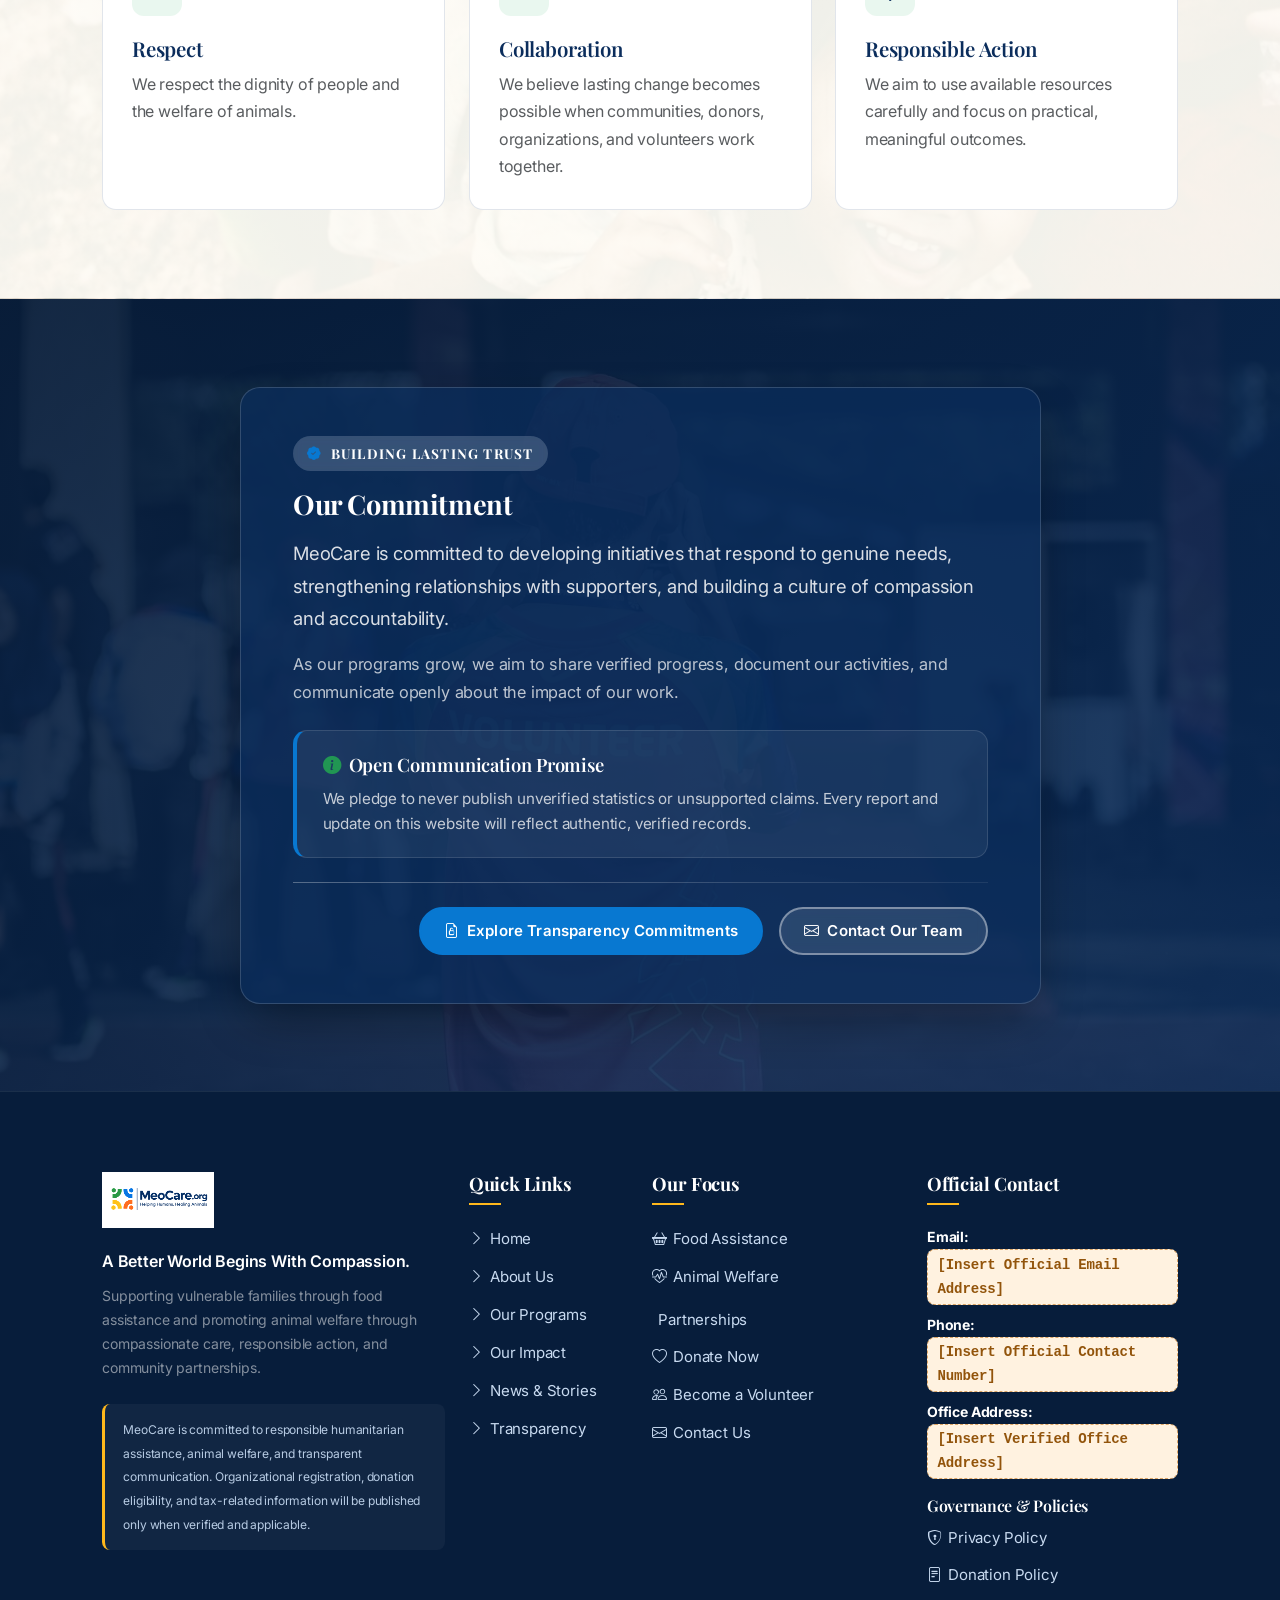
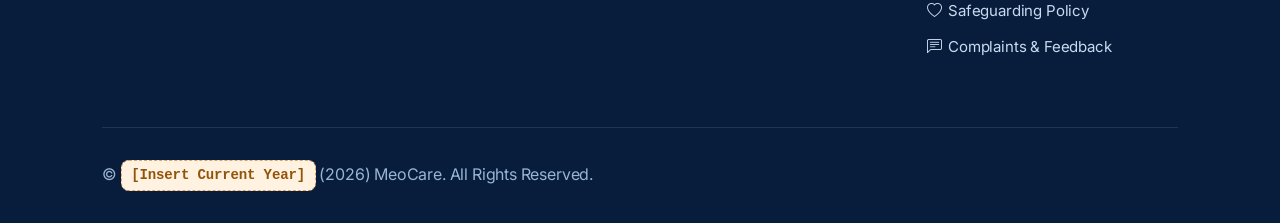
<file: about.html>
﻿<!DOCTYPE html>
<html lang="en">
<head>
  <meta charset="UTF-8">
  <meta name="viewport" content="width=device-width, initial-scale=1.0">
  <title>About Us | MEO Care Organization</title>
  <meta name="description" content="Learn about MeoCare - a humanitarian and animal welfare initiative dedicated to supporting vulnerable communities and helping animals in need.">
  
  <link rel="icon" type="image/png" href="images/logo.png">

    <!-- Google Fonts (Playfair Display & Inter) -->
  <link rel="preconnect" href="https://fonts.googleapis.com">
  <link rel="preconnect" href="https://fonts.gstatic.com" crossorigin>
  <link href="https://fonts.googleapis.com/css2?family=Inter:wght@300;400;500;600;700;800&family=Playfair+Display:ital,wght@0,500;0,600;0,700;0,800;0,900;1,600;1,700&display=swap" rel="stylesheet">

  <!-- Bootstrap 5 CSS (Local with CDN fallback) -->
  <link rel="stylesheet" href="assets/css/bootstrap.min.css">

  <!-- Bootstrap Icons -->
  <link rel="stylesheet" href="assets/css/bootstrap-icons.min.css">
  <link rel="stylesheet" href="https://cdn.jsdelivr.net/npm/bootstrap-icons@1.11.3/font/bootstrap-icons.min.css" onerror="this.onerror=null;">

  <!-- Custom Stylesheet -->
  <link rel="stylesheet" href="assets/css/style.css">
</head>
<body>

  <!-- Top Announcement Bar -->
  <div class="top-bar">
    <div class="container d-flex justify-content-between align-items-center">
      <div class="d-flex align-items-center gap-2">
        <i class="bi bi-shield-heart-fill text-sage"></i>
        <span>A Better World Begins With Compassion.</span>
      </div>
      <div class="d-none d-md-flex align-items-center gap-3">
        <a href="transparency.html"><i class="bi bi-lock me-1"></i>Transparency & Accountability</a>
        <span class="text-white-50">|</span>
        <a href="volunteer.html"><i class="bi bi-people me-1"></i>Volunteer With Us</a>
      </div>
    </div>
  </div>

  <!-- Primary Navigation (Redesigned Premium Nonprofit Navbar) -->
  <nav class="navbar navbar-expand-xl navbar-custom sticky-top" id="mainNavbar" aria-label="Main Navigation">
    <div class="container">
      <!-- Official MEO Care Logo (Original 2:1 Proportions) -->
      <a class="navbar-brand" href="index.html" aria-label="MEO Care Organization Home">
        <img src="images/logo.png" alt="MEO Care Organization Logo" class="brand-logo" width="130" height="48">
      </a>

      <!-- Mobile Menu Toggle Button -->
      <button class="navbar-toggler border-0 shadow-none custom-toggler" type="button" data-bs-toggle="collapse" data-bs-target="#navbarMain" aria-controls="navbarMain" aria-expanded="false" aria-label="Toggle navigation">
        <span class="toggler-bar bar-1"></span>
        <span class="toggler-bar bar-2"></span>
        <span class="toggler-bar bar-3"></span>
      </button>

      <!-- Navigation Links & Dropdowns -->
      <div class="collapse navbar-collapse" id="navbarMain">
        <ul class="navbar-nav mx-auto align-items-xl-center">
          <li class="nav-item">
            <a class="nav-link" href="index.html">Home</a>
          </li>

          <!-- About Dropdown (Active) -->
          <li class="nav-item dropdown">
            <a class="nav-link dropdown-toggle active" href="#" id="aboutDropdown" role="button" data-bs-toggle="dropdown" aria-expanded="false" data-bs-display="static" data-bs-auto-close="true">
              <span>About</span>
              <i class="bi bi-chevron-down nav-chevron" aria-hidden="true"></i>
            </a>
            <ul class="dropdown-menu dropdown-menu-custom border-0 shadow-md" aria-labelledby="aboutDropdown">
              <li>
                <a class="dropdown-item active" href="about.html">
                  <span class="item-title">About MeoCare</span>
                  <span class="item-desc">Our mission, vision, and core purpose</span>
                </a>
              </li>
              <li>
                <a class="dropdown-item" href="about.html#values">
                  <span class="item-title">Our Values</span>
                  <span class="item-desc">6 ethical commitments guiding our work</span>
                </a>
              </li>
              <li>
                <a class="dropdown-item" href="transparency.html">
                  <span class="item-title">Transparency & Accountability</span>
                  <span class="item-desc">Open governance, reports, and promise</span>
                </a>
              </li>
              <li>
                <a class="dropdown-item" href="policies.html">
                  <span class="item-title">Policies & Governance</span>
                  <span class="item-desc">Privacy, safeguarding, and donation terms</span>
                </a>
              </li>
            </ul>
          </li>

          <!-- Programs Dropdown -->
          <li class="nav-item dropdown">
            <a class="nav-link dropdown-toggle" href="#" id="programsDropdown" role="button" data-bs-toggle="dropdown" aria-expanded="false" data-bs-display="static" data-bs-auto-close="true">
              <span>Programs</span>
              <i class="bi bi-chevron-down nav-chevron" aria-hidden="true"></i>
            </a>
            <ul class="dropdown-menu dropdown-menu-custom border-0 shadow-md" aria-labelledby="programsDropdown">
              <li>
                <a class="dropdown-item" href="programs.html">
                  <span class="item-title">All Programs Overview</span>
                  <span class="item-desc">Comprehensive relief & welfare overview</span>
                </a>
              </li>
              <li>
                <a class="dropdown-item" href="programs.html#food-assistance">
                  <span class="item-title">Food Assistance & Humanitarian Aid</span>
                  <span class="item-desc">Nourishing vulnerable families in need</span>
                </a>
              </li>
              <li>
                <a class="dropdown-item" href="programs.html#animal-welfare">
                  <span class="item-title">Animal Rescue & Welfare</span>
                  <span class="item-desc">Rescue, food, veterinary treatment & shelter</span>
                </a>
              </li>
              <li>
                <a class="dropdown-item" href="programs.html#community-partnerships">
                  <span class="item-title">Community Partnerships</span>
                  <span class="item-desc">CSR, institutional collaboration & in-kind aid</span>
                </a>
              </li>
            </ul>
          </li>

          <!-- Our Impact -->
          <li class="nav-item">
            <a class="nav-link" href="impact.html">Our Impact</a>
          </li>

          <!-- Get Involved Dropdown -->
          <li class="nav-item dropdown">
            <a class="nav-link dropdown-toggle" href="#" id="getInvolvedDropdown" role="button" data-bs-toggle="dropdown" aria-expanded="false" data-bs-display="static" data-bs-auto-close="true">
              <span>Get Involved</span>
              <i class="bi bi-chevron-down nav-chevron" aria-hidden="true"></i>
            </a>
            <ul class="dropdown-menu dropdown-menu-custom border-0 shadow-md" aria-labelledby="getInvolvedDropdown">
              <li>
                <a class="dropdown-item" href="volunteer.html">
                  <span class="item-title">Ways to Get Involved</span>
                  <span class="item-desc">Community support & volunteer avenues</span>
                </a>
              </li>
              <li>
                <a class="dropdown-item" href="volunteer.html#volunteer-form-section">
                  <span class="item-title">Become a Volunteer</span>
                  <span class="item-desc">Lend your time, care, or professional skills</span>
                </a>
              </li>
              <li>
                <a class="dropdown-item" href="volunteer.html#partner">
                  <span class="item-title">Partner With Us</span>
                  <span class="item-desc">Corporate partnerships & joint initiatives</span>
                </a>
              </li>
              <li>
                <a class="dropdown-item" href="donate.html">
                  <span class="item-title">Ways to Give</span>
                  <span class="item-desc">One-time, monthly, and in-kind giving options</span>
                </a>
              </li>
            </ul>
          </li>

          <!-- News -->
          <li class="nav-item">
            <a class="nav-link" href="news.html">News</a>
          </li>

          <!-- Contact -->
          <li class="nav-item">
            <a class="nav-link" href="contact.html">Contact</a>
          </li>
        </ul>

        <!-- Right Side: Prominent Tasteful Donate Now Button -->
        <div class="navbar-cta d-flex align-items-center">
          <a class="btn btn-navbar-donate" href="donate.html">
            <i class="bi bi-heart-fill me-1" aria-hidden="true"></i>
            <span>Donate Now</span>
          </a>
        </div>
      </div>
    </div>
  </nav>

  <!-- Page Header Hero Banner -->
  <header class="page-hero page-hero-about">
    <div class="page-hero-bg"></div>
    <div class="container position-relative">
      <nav aria-label="breadcrumb" class="mb-3 mb-md-4">
        <ol class="breadcrumb breadcrumb-custom">
          <li class="breadcrumb-item"><a href="index.html">Home</a></li>
          <li class="breadcrumb-item active" aria-current="page">About Us</li>
        </ol>
      </nav>

      <!-- Official MeoCare Banner Picture (Clean visual - Zero duplicate static text) -->
      <div class="about-hero-banner-wrap text-center fade-in-on-scroll">
        <div class="about-banner-card shadow-lg">
          <img src="assets/images/about-meocare-banner.jpg" alt="MeoCare.org - Helping Humans, Healing Animals" class="img-fluid w-100 d-block">
        </div>

        <!-- Action Buttons Below Picture -->
        <div class="about-banner-actions mt-4">
          <a href="programs.html" class="btn btn-terracotta btn-lg">
            <i class="bi bi-grid-fill me-1"></i> View Our Programs
          </a>
          <a href="donate.html" class="btn btn-forest btn-lg">
            <i class="bi bi-heart-fill me-1"></i> Donate Now
          </a>
          <a href="transparency.html" class="btn btn-outline-light-custom btn-lg">
            <i class="bi bi-shield-check me-1"></i> Our Accountability
          </a>
          <a href="volunteer.html#partner" class="btn btn-outline-light-custom btn-lg">
            <i class="bi bi-handshake me-1"></i> Partner With Us
          </a>
        </div>
      </div>
    </div>
  </header>

  <!-- Overview Story Section -->
  <section class="section-padding bg-section-difference">
    <div class="container">
      <div class="row align-items-center g-5">
        <div class="col-lg-6 fade-in-on-scroll">
          <span class="eyebrow">
            <i class="bi bi-feather text-forest"></i> Compassion That Creates Change
          </span>
          <h2 class="h1 text-forest-deep mb-4">Dedicated to Dignity, Care, and Practical Action</h2>
          <p class="fs-5 text-forest-mid fw-medium">
            MeoCare is a humanitarian and animal welfare initiative dedicated to supporting vulnerable communities and helping animals in need.
          </p>
          <p>
            We believe compassion should go beyond words. It should inspire practical action, responsible support, and lasting positive change. Our work focuses on two essential areas: helping people access basic food necessities and supporting the rescue, care, and welfare of animals.
          </p>
          <p class="mb-4">
            Through community engagement, donor support, volunteers, and strategic partnerships, we aim to develop initiatives that respond to real needs and create meaningful opportunities for positive change.
          </p>
          <div class="d-flex flex-wrap gap-3">
            <a href="programs.html" class="btn btn-forest">
              <i class="bi bi-grid-fill"></i> View Our Programs
            </a>
            <a href="transparency.html" class="btn btn-outline-forest">
              <i class="bi bi-shield-check"></i> Our Accountability
            </a>
          </div>
        </div>

        <div class="col-lg-6 fade-in-on-scroll delay-1">
          <div class="card border-0 shadow-lg rounded-4 overflow-hidden">
            <img src="images/volunteer-community.jpg" alt="Volunteers working together in community initiative" class="img-fluid w-100 object-fit-cover" style="max-height: 440px;">
            <div class="p-4 bg-white border-top">
              <div class="illustrative-notice mb-2">
                <i class="bi bi-info-circle"></i> Illustrative photograph: Compassionate community support and voluntary service.
              </div>
              <p class="small text-muted mb-0">
                &ldquo;Meaningful change begins when people come together for a common purpose.&rdquo;
              </p>
            </div>
          </div>
        </div>
      </div>
    </div>
  </section>

  <!-- Mission & Vision Cards (Premium Redesign) -->
  <section class="section-padding bg-section-difference border-top border-bottom">
    <div class="container">
      <div class="row g-4 align-items-stretch">
        <!-- Mission -->
        <div class="col-lg-6 fade-in-on-scroll">
          <div class="premium-mv-card card-mission">
            <i class="bi bi-compass premium-mv-watermark" aria-hidden="true"></i>
            <div class="premium-mv-header">
              <div class="premium-mv-icon">
                <i class="bi bi-compass-fill"></i>
              </div>
              <span class="premium-mv-badge">
                <i class="bi bi-shield-heart me-1"></i> Guiding Purpose
              </span>
            </div>
            <div class="premium-mv-body">
              <h3 class="premium-mv-title">Our Mission</h3>
              <p class="premium-mv-desc">
                To provide compassionate, practical support to vulnerable people and animals through humanitarian assistance, responsible rescue efforts, and partnerships that create meaningful change.
              </p>
              <div class="premium-mv-pillars">
                <span class="premium-mv-pill"><i class="bi bi-check2 text-terracotta"></i> Food Ration Relief</span>
                <span class="premium-mv-pill"><i class="bi bi-check2 text-terracotta"></i> Animal Rescue &amp; Care</span>
                <span class="premium-mv-pill"><i class="bi bi-check2 text-terracotta"></i> Verified Accountability</span>
              </div>
            </div>
          </div>
        </div>

        <!-- Vision -->
        <div class="col-lg-6 fade-in-on-scroll delay-1">
          <div class="premium-mv-card card-vision">
            <i class="bi bi-globe-americas premium-mv-watermark" aria-hidden="true"></i>
            <div class="premium-mv-header">
              <div class="premium-mv-icon">
                <i class="bi bi-eye-fill"></i>
              </div>
              <span class="premium-mv-badge">
                <i class="bi bi-stars me-1"></i> Future Outlook
              </span>
            </div>
            <div class="premium-mv-body">
              <h3 class="premium-mv-title">Our Vision</h3>
              <p class="premium-mv-desc">
                A world where every person has access to essential support, every animal is treated with compassion, and communities work together to protect life and dignity.
              </p>
              <div class="premium-mv-pillars">
                <span class="premium-mv-pill"><i class="bi bi-check2 text-forest"></i> Universal Human Dignity</span>
                <span class="premium-mv-pill"><i class="bi bi-check2 text-forest"></i> Compassionate Living</span>
                <span class="premium-mv-pill"><i class="bi bi-check2 text-forest"></i> Sustainable Action</span>
              </div>
            </div>
          </div>
        </div>
      </div>
    </div>
  </section>

  <!-- Our Values (Preserving all 6 values exactly) -->
  <section id="values" class="section-padding bg-section-values">
    <div class="container">
      <div class="row justify-content-center text-center mb-5">
        <div class="col-lg-8 fade-in-on-scroll">
          <span class="eyebrow">
            <i class="bi bi-gem text-forest"></i> Ethical Foundations
          </span>
          <h2 class="h1 text-forest-deep mb-3">Our Values</h2>
          <p class="text-muted fs-5">
            These guiding principles shape how we make decisions, allocate resources, and interact with beneficiaries, partners, and supporters.
          </p>
        </div>
      </div>

      <div class="row g-4">
        <!-- Value 1 -->
        <div class="col-md-6 col-lg-4 fade-in-on-scroll">
          <div class="value-card">
            <div class="value-icon"><i class="bi bi-heart-fill"></i></div>
            <h4 class="text-forest mb-2">Compassion</h4>
            <p class="text-muted mb-0">We believe every life deserves kindness, dignity, and respect.</p>
          </div>
        </div>

        <!-- Value 2 -->
        <div class="col-md-6 col-lg-4 fade-in-on-scroll delay-1">
          <div class="value-card">
            <div class="value-icon"><i class="bi bi-shield-check"></i></div>
            <h4 class="text-forest mb-2">Integrity</h4>
            <p class="text-muted mb-0">We aim to operate honestly, responsibly, and transparently.</p>
          </div>
        </div>

        <!-- Value 3 -->
        <div class="col-md-6 col-lg-4 fade-in-on-scroll delay-2">
          <div class="value-card">
            <div class="value-icon"><i class="bi bi-card-checklist"></i></div>
            <h4 class="text-forest mb-2">Accountability</h4>
            <p class="text-muted mb-0">We believe supporters deserve clear information about our activities, resources, and outcomes.</p>
          </div>
        </div>

        <!-- Value 4 -->
        <div class="col-md-6 col-lg-4 fade-in-on-scroll">
          <div class="value-card">
            <div class="value-icon"><i class="bi bi-person-check-fill"></i></div>
            <h4 class="text-forest mb-2">Respect</h4>
            <p class="text-muted mb-0">We respect the dignity of people and the welfare of animals.</p>
          </div>
        </div>

        <!-- Value 5 -->
        <div class="col-md-6 col-lg-4 fade-in-on-scroll delay-1">
          <div class="value-card">
            <div class="value-icon"><i class="bi bi-people-fill"></i></div>
            <h4 class="text-forest mb-2">Collaboration</h4>
            <p class="text-muted mb-0">We believe lasting change becomes possible when communities, donors, organizations, and volunteers work together.</p>
          </div>
        </div>

        <!-- Value 6 -->
        <div class="col-md-6 col-lg-4 fade-in-on-scroll delay-2">
          <div class="value-card">
            <div class="value-icon"><i class="bi bi-gear-wide-connected"></i></div>
            <h4 class="text-forest mb-2">Responsible Action</h4>
            <p class="text-muted mb-0">We aim to use available resources carefully and focus on practical, meaningful outcomes.</p>
          </div>
        </div>
      </div>
    </div>
  </section>

  <!-- Our Commitment Section (Building Lasting Trust) -->
  <section class="section-padding bg-section-cta text-white" id="trust-commitment">
    <div class="container">
      <div class="row justify-content-center">
        <div class="col-lg-10 col-xl-9 fade-in-on-scroll">
          <div class="commitment-trust-card">
            <!-- Header Container: Eyebrow Badge & Main Title -->
            <div class="commitment-trust-header">
              <span class="eyebrow eyebrow-white mb-3">
                <i class="bi bi-patch-check-fill text-terracotta"></i> Building Lasting Trust
              </span>
              <h2 class="display-6 text-white fw-bold mb-3">Our Commitment</h2>
            </div>

            <!-- Paragraph Content Container: Consistent Readable Line Lengths & Balanced Spacing -->
            <div class="commitment-trust-body">
              <p class="lead text-white-50 mb-3">
                MeoCare is committed to developing initiatives that respond to genuine needs, strengthening relationships with supporters, and building a culture of compassion and accountability.
              </p>
              <p class="text-white-50 mb-0">
                As our programs grow, we aim to share verified progress, document our activities, and communicate openly about the impact of our work.
              </p>
            </div>

            <!-- Open Communication Promise Container: Seamlessly Integrated & Neatly Aligned -->
            <div class="commitment-promise-block mt-4">
              <h4 class="text-white fw-semibold mb-2 d-flex align-items-center gap-2">
                <i class="bi bi-info-circle-fill text-sage"></i> Open Communication Promise
              </h4>
              <p class="text-white-50 mb-0">
                We pledge to never publish unverified statistics or unsupported claims. Every report and update on this website will reflect authentic, verified records.
              </p>
            </div>

            <!-- Clean Full-Width Divider -->
            <hr class="commitment-divider my-4">

            <!-- Footer Meta & Actions: MEO Care Branding & Navigation -->
            <div class="commitment-trust-footer d-flex flex-wrap align-items-center justify-content-between gap-3">
              <div class="commitment-brand-info d-flex align-items-center gap-3">
              
                <div>
                  
                </div>
              </div>

              <div class="commitment-actions d-flex flex-wrap gap-3">
                <a href="transparency.html" class="btn btn-terracotta">
                  <i class="bi bi-file-earmark-lock"></i> Explore Transparency Commitments
                </a>
                <a href="contact.html" class="btn btn-outline-light-custom">
                  <i class="bi bi-envelope"></i> Contact Our Team
                </a>
              </div>
            </div>

          </div>
        </div>
      </div>
    </div>
  </section>

  <!-- Footer -->
  <footer class="footer-custom">
    <div class="container">
      <div class="row g-4">
        <div class="col-lg-4 col-md-6">
          <a href="index.html" class="d-inline-block">
            <img src="images/logo.png" alt="MEO Care Organization Logo" class="footer-logo">
          </a>
          <p class="text-white fw-semibold mb-2">A Better World Begins With Compassion.</p>
          <p class="text-white-50 small mb-4">
            Supporting vulnerable families through food assistance and promoting animal welfare through compassionate care, responsible action, and community partnerships.
          </p>
          <div class="footer-disclaimer-box">
            <small>
              MeoCare is committed to responsible humanitarian assistance, animal welfare, and transparent communication. Organizational registration, donation eligibility, and tax-related information will be published only when verified and applicable.
            </small>
          </div>
        </div>

        <div class="col-lg-2 col-md-6 col-6">
          <h4 class="footer-heading">Quick Links</h4>
          <ul class="footer-links">
            <li><a href="index.html"><i class="bi bi-chevron-right"></i> Home</a></li>
            <li><a href="about.html"><i class="bi bi-chevron-right"></i> About Us</a></li>
            <li><a href="programs.html"><i class="bi bi-chevron-right"></i> Our Programs</a></li>
            <li><a href="impact.html"><i class="bi bi-chevron-right"></i> Our Impact</a></li>
            <li><a href="news.html"><i class="bi bi-chevron-right"></i> News & Stories</a></li>
            <li><a href="transparency.html"><i class="bi bi-chevron-right"></i> Transparency</a></li>
          </ul>
        </div>

        <div class="col-lg-3 col-md-6 col-6">
          <h4 class="footer-heading">Our Focus</h4>
          <ul class="footer-links">
            <li><a href="programs.html#food-assistance"><i class="bi bi-basket2"></i> Food Assistance</a></li>
            <li><a href="programs.html#animal-welfare"><i class="bi bi-heart-pulse"></i> Animal Welfare</a></li>
            <li><a href="programs.html#community-partnerships"><i class="bi bi-handshake"></i> Partnerships</a></li>
            <li><a href="donate.html"><i class="bi bi-heart"></i> Donate Now</a></li>
            <li><a href="volunteer.html"><i class="bi bi-people"></i> Become a Volunteer</a></li>
            <li><a href="contact.html"><i class="bi bi-envelope"></i> Contact Us</a></li>
          </ul>
        </div>

        <div class="col-lg-3 col-md-6">
          <h4 class="footer-heading">Official Contact</h4>
          <ul class="footer-links mb-3">
            <li class="text-white-50 small mb-2">
              <strong class="text-white d-block">Email:</strong>
              <span class="placeholder-pill">[Insert Official Email Address]</span>
            </li>
            <li class="text-white-50 small mb-2">
              <strong class="text-white d-block">Phone:</strong>
              <span class="placeholder-pill">[Insert Official Contact Number]</span>
            </li>
            <li class="text-white-50 small mb-2">
              <strong class="text-white d-block">Office Address:</strong>
              <span class="placeholder-pill">[Insert Verified Office Address]</span>
            </li>
          </ul>

          <h5 class="text-white fs-6 mt-3 mb-2">Governance & Policies</h5>
          <ul class="footer-links small">
            <li><a href="policies.html#privacy"><i class="bi bi-shield-lock"></i> Privacy Policy</a></li>
            <li><a href="policies.html#donation"><i class="bi bi-file-text"></i> Donation Policy</a></li>
            <li><a href="policies.html#safeguarding"><i class="bi bi-heart"></i> Safeguarding Policy</a></li>
            <li><a href="policies.html#complaints"><i class="bi bi-chat-left-text"></i> Complaints & Feedback</a></li>
          </ul>
        </div>
      </div>

      <div class="footer-bottom d-flex flex-column flex-md-row justify-content-between align-items-center gap-2">
        <p class="mb-0">
          &copy; <span class="placeholder-pill">[Insert Current Year]</span> (<span class="current-year-text">2026</span>) MeoCare. All Rights Reserved.
        </p>
      </div>
    </div>
  </footer>

  <button id="btnScrollTop" class="btn-scroll-top" aria-label="Scroll to top of page">
    <i class="bi bi-arrow-up"></i>
  </button>

  <script src="assets/js/jquery.min.js"></script>
  <script src="assets/js/bootstrap.bundle.min.js"></script>
  <script src="assets/js/main.js"></script>
</body>
</html>
</file>
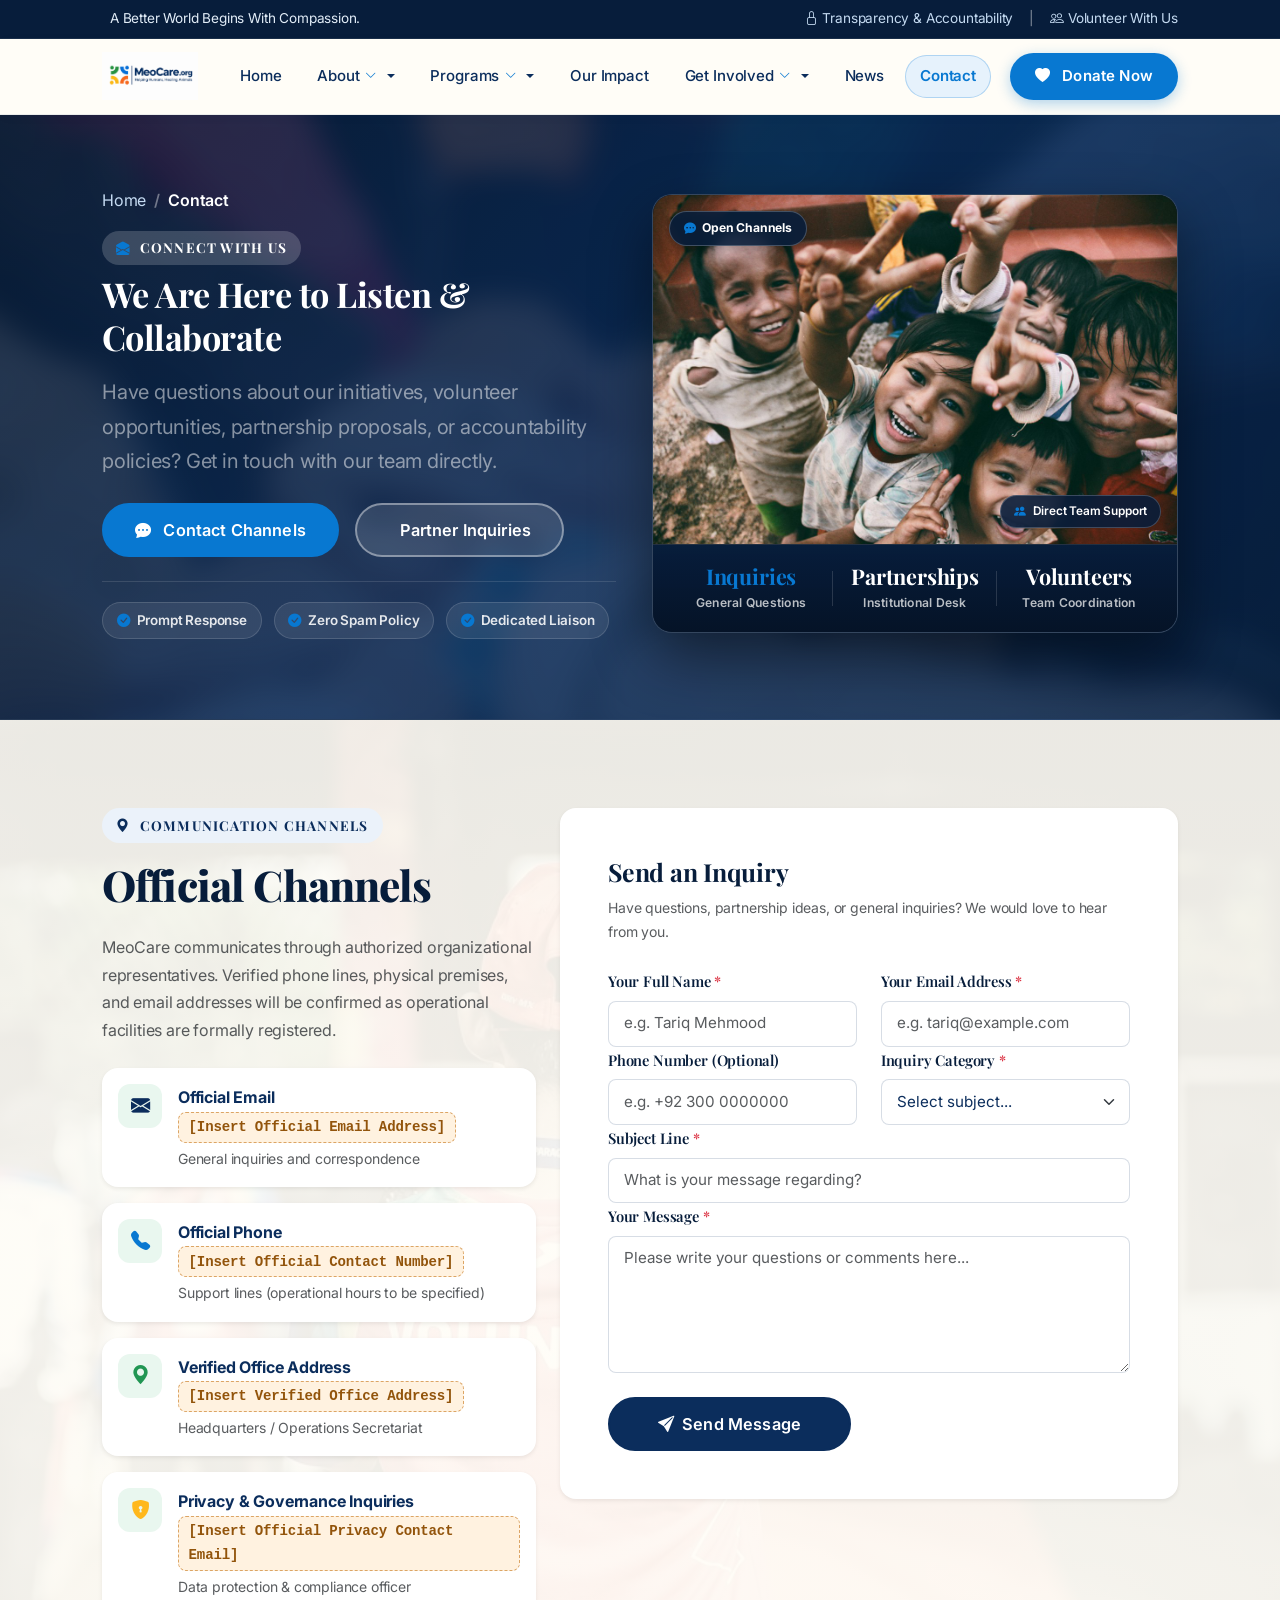
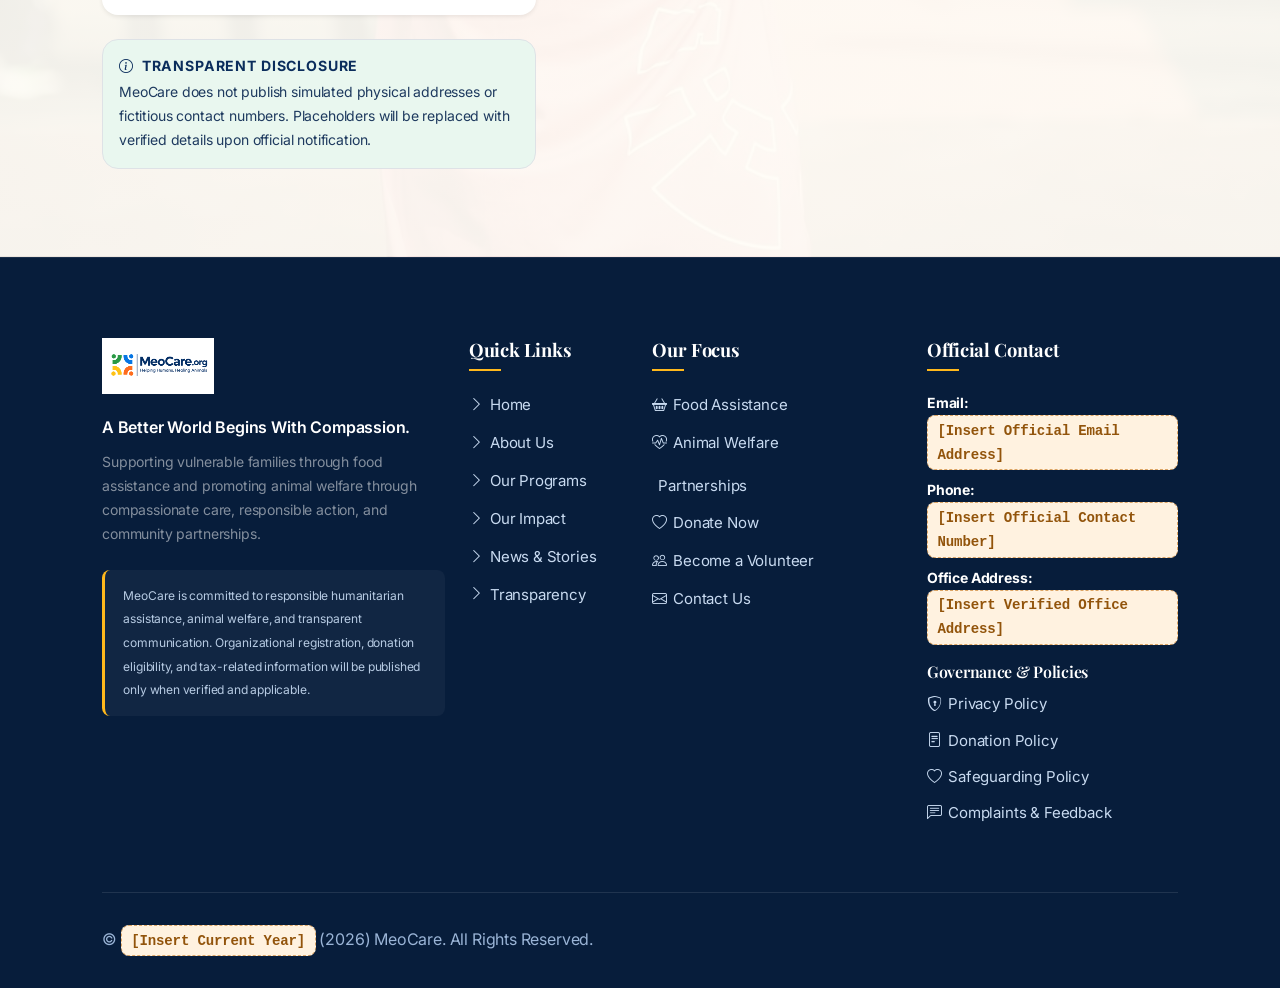
<file: contact.html>
<!DOCTYPE html>
<html lang="en">
<head>
  <meta charset="UTF-8">
  <meta name="viewport" content="width=device-width, initial-scale=1.0">
  <title>Contact Us | MEO Care Organization</title>
  <meta name="description" content="Get in touch with MeoCare. Contact our team for general inquiries, volunteering, partnerships, or donation questions.">
  
  <link rel="icon" type="image/png" href="images/logo.png">

    <!-- Google Fonts (Playfair Display & Inter) -->
  <link rel="preconnect" href="https://fonts.googleapis.com">
  <link rel="preconnect" href="https://fonts.gstatic.com" crossorigin>
  <link href="https://fonts.googleapis.com/css2?family=Inter:wght@300;400;500;600;700;800&family=Playfair+Display:ital,wght@0,500;0,600;0,700;0,800;0,900;1,600;1,700&display=swap" rel="stylesheet">

  <!-- Bootstrap 5 CSS (Local with CDN fallback) -->
  <link rel="stylesheet" href="assets/css/bootstrap.min.css">

  <!-- Bootstrap Icons -->
  <link rel="stylesheet" href="assets/css/bootstrap-icons.min.css">
  <link rel="stylesheet" href="https://cdn.jsdelivr.net/npm/bootstrap-icons@1.11.3/font/bootstrap-icons.min.css" onerror="this.onerror=null;">

  <!-- Custom Stylesheet -->
  <link rel="stylesheet" href="assets/css/style.css">
</head>
<body>

  <!-- Top Announcement Bar -->
  <div class="top-bar">
    <div class="container d-flex justify-content-between align-items-center">
      <div class="d-flex align-items-center gap-2">
        <i class="bi bi-shield-heart-fill text-sage"></i>
        <span>A Better World Begins With Compassion.</span>
      </div>
      <div class="d-none d-md-flex align-items-center gap-3">
        <a href="transparency.html"><i class="bi bi-lock me-1"></i>Transparency & Accountability</a>
        <span class="text-white-50">|</span>
        <a href="volunteer.html"><i class="bi bi-people me-1"></i>Volunteer With Us</a>
      </div>
    </div>
  </div>

  <!-- Primary Navigation (Redesigned Premium Nonprofit Navbar) -->
  <nav class="navbar navbar-expand-xl navbar-custom sticky-top" id="mainNavbar" aria-label="Main Navigation">
    <div class="container">
      <!-- Official MEO Care Logo (Original 2:1 Proportions) -->
      <a class="navbar-brand" href="index.html" aria-label="MEO Care Organization Home">
        <img src="images/logo.png" alt="MEO Care Organization Logo" class="brand-logo" width="130" height="48">
      </a>

      <!-- Mobile Menu Toggle Button -->
      <button class="navbar-toggler border-0 shadow-none custom-toggler" type="button" data-bs-toggle="collapse" data-bs-target="#navbarMain" aria-controls="navbarMain" aria-expanded="false" aria-label="Toggle navigation">
        <span class="toggler-bar bar-1"></span>
        <span class="toggler-bar bar-2"></span>
        <span class="toggler-bar bar-3"></span>
      </button>

      <!-- Navigation Links & Dropdowns -->
      <div class="collapse navbar-collapse" id="navbarMain">
        <ul class="navbar-nav mx-auto align-items-xl-center">
          <li class="nav-item">
            <a class="nav-link" href="index.html">Home</a>
          </li>

          <!-- About Dropdown -->
          <li class="nav-item dropdown">
            <a class="nav-link dropdown-toggle" href="#" id="aboutDropdown" role="button" data-bs-toggle="dropdown" aria-expanded="false" data-bs-display="static" data-bs-auto-close="true">
              <span>About</span>
              <i class="bi bi-chevron-down nav-chevron" aria-hidden="true"></i>
            </a>
            <ul class="dropdown-menu dropdown-menu-custom border-0 shadow-md" aria-labelledby="aboutDropdown">
              <li>
                <a class="dropdown-item" href="about.html">
                  <span class="item-title">About MeoCare</span>
                  <span class="item-desc">Our mission, vision, and core purpose</span>
                </a>
              </li>
              <li>
                <a class="dropdown-item" href="about.html#values">
                  <span class="item-title">Our Values</span>
                  <span class="item-desc">6 ethical commitments guiding our work</span>
                </a>
              </li>
              <li>
                <a class="dropdown-item" href="transparency.html">
                  <span class="item-title">Transparency & Accountability</span>
                  <span class="item-desc">Open governance, reports, and promise</span>
                </a>
              </li>
              <li>
                <a class="dropdown-item" href="policies.html">
                  <span class="item-title">Policies & Governance</span>
                  <span class="item-desc">Privacy, safeguarding, and donation terms</span>
                </a>
              </li>
            </ul>
          </li>

          <!-- Programs Dropdown -->
          <li class="nav-item dropdown">
            <a class="nav-link dropdown-toggle" href="#" id="programsDropdown" role="button" data-bs-toggle="dropdown" aria-expanded="false" data-bs-display="static" data-bs-auto-close="true">
              <span>Programs</span>
              <i class="bi bi-chevron-down nav-chevron" aria-hidden="true"></i>
            </a>
            <ul class="dropdown-menu dropdown-menu-custom border-0 shadow-md" aria-labelledby="programsDropdown">
              <li>
                <a class="dropdown-item" href="programs.html">
                  <span class="item-title">All Programs Overview</span>
                  <span class="item-desc">Comprehensive relief & welfare overview</span>
                </a>
              </li>
              <li>
                <a class="dropdown-item" href="programs.html#food-assistance">
                  <span class="item-title">Food Assistance & Humanitarian Aid</span>
                  <span class="item-desc">Nourishing vulnerable families in need</span>
                </a>
              </li>
              <li>
                <a class="dropdown-item" href="programs.html#animal-welfare">
                  <span class="item-title">Animal Rescue & Welfare</span>
                  <span class="item-desc">Rescue, food, veterinary treatment & shelter</span>
                </a>
              </li>
              <li>
                <a class="dropdown-item" href="programs.html#community-partnerships">
                  <span class="item-title">Community Partnerships</span>
                  <span class="item-desc">CSR, institutional collaboration & in-kind aid</span>
                </a>
              </li>
            </ul>
          </li>

          <!-- Our Impact -->
          <li class="nav-item">
            <a class="nav-link" href="impact.html">Our Impact</a>
          </li>

          <!-- Get Involved Dropdown -->
          <li class="nav-item dropdown">
            <a class="nav-link dropdown-toggle" href="#" id="getInvolvedDropdown" role="button" data-bs-toggle="dropdown" aria-expanded="false" data-bs-display="static" data-bs-auto-close="true">
              <span>Get Involved</span>
              <i class="bi bi-chevron-down nav-chevron" aria-hidden="true"></i>
            </a>
            <ul class="dropdown-menu dropdown-menu-custom border-0 shadow-md" aria-labelledby="getInvolvedDropdown">
              <li>
                <a class="dropdown-item" href="volunteer.html">
                  <span class="item-title">Ways to Get Involved</span>
                  <span class="item-desc">Community support & volunteer avenues</span>
                </a>
              </li>
              <li>
                <a class="dropdown-item" href="volunteer.html#volunteer-form-section">
                  <span class="item-title">Become a Volunteer</span>
                  <span class="item-desc">Lend your time, care, or professional skills</span>
                </a>
              </li>
              <li>
                <a class="dropdown-item" href="volunteer.html#partner">
                  <span class="item-title">Partner With Us</span>
                  <span class="item-desc">Corporate partnerships & joint initiatives</span>
                </a>
              </li>
              <li>
                <a class="dropdown-item" href="donate.html">
                  <span class="item-title">Ways to Give</span>
                  <span class="item-desc">One-time, monthly, and in-kind giving options</span>
                </a>
              </li>
            </ul>
          </li>

          <!-- News -->
          <li class="nav-item">
            <a class="nav-link" href="news.html">News</a>
          </li>

          <!-- Contact (Active) -->
          <li class="nav-item">
            <a class="nav-link active" aria-current="page" href="contact.html">Contact</a>
          </li>
        </ul>

        <!-- Right Side: Prominent Tasteful Donate Now Button -->
        <div class="navbar-cta d-flex align-items-center">
          <a class="btn btn-navbar-donate" href="donate.html">
            <i class="bi bi-heart-fill me-1" aria-hidden="true"></i>
            <span>Donate Now</span>
          </a>
        </div>
      </div>
    </div>
  </nav>

  <!-- Page Header Hero -->
    <!-- Page Header Hero (Clean Premium Split Layout: Contact) -->
  <header class="page-hero page-hero-contact">
    <div class="page-hero-bg"></div>
    <div class="container position-relative">
      <div class="row align-items-center g-5">
        <!-- Left Side: Narrative, CTAs & Response Pillars -->
        <div class="col-lg-6 hero-page-left fade-in-on-scroll">
          <nav aria-label="breadcrumb" class="mb-3">
            <ol class="breadcrumb breadcrumb-custom">
              <li class="breadcrumb-item"><a href="index.html">Home</a></li>
              <li class="breadcrumb-item active" aria-current="page">Contact</li>
            </ol>
          </nav>
          <span class="eyebrow eyebrow-white mb-2">
            <i class="bi bi-envelope-open-fill text-terracotta"></i> Connect With Us
          </span>
          <h1 class="display-5 text-white fw-bold mb-3">
            We Are Here to Listen &amp; Collaborate
          </h1>
          <p class="fs-5 text-white-50 mb-4 leading-relaxed">
            Have questions about our initiatives, volunteer opportunities, partnership proposals, or accountability policies? Get in touch with our team directly.
          </p>
          <div class="d-flex flex-wrap gap-3 mb-4">
            <a href="#contact-details" class="btn btn-terracotta btn-lg">
              <i class="bi bi-chat-dots-fill me-1"></i> Contact Channels
            </a>
            <a href="volunteer.html#partner" class="btn btn-outline-light-custom btn-lg">
              <i class="bi bi-handshake me-1"></i> Partner Inquiries
            </a>
          </div>
          <div class="hero-impact-guarantee">
            <span class="hero-impact-pill">
              <i class="bi bi-check-circle-fill text-terracotta"></i> Prompt Response
            </span>
            <span class="hero-impact-pill">
              <i class="bi bi-check-circle-fill text-terracotta"></i> Zero Spam Policy
            </span>
            <span class="hero-impact-pill">
              <i class="bi bi-check-circle-fill text-terracotta"></i> Dedicated Liaison
            </span>
          </div>
        </div>

        <!-- Right Side: Master Photo Card with Contact Highlights -->
        <div class="col-lg-6 fade-in-on-scroll delay-1">
          <div class="page-hero-master-card" role="region" aria-label="MeoCare Contact and Outreach Spotlight">
            <div class="page-hero-img-wrap">
              <img src="assets/images/family-support.jpg" alt="MeoCare team connecting with and supporting families with care" loading="eager">
              <span class="page-hero-badge"><i class="bi bi-chat-dots-fill text-terracotta me-1"></i> Open Channels</span>
              <span class="page-hero-stat-pill"><i class="bi bi-people-fill text-terracotta me-1"></i> Direct Team Support</span>
            </div>
            <div class="page-hero-card-footer">
              <div class="page-hero-stat-item">
                <span class="stat-num text-terracotta">Inquiries</span>
                <span class="stat-lbl">General Questions</span>
              </div>
              <div class="page-hero-stat-item">
                <span class="stat-num text-white">Partnerships</span>
                <span class="stat-lbl">Institutional Desk</span>
              </div>
              <div class="page-hero-stat-item">
                <span class="stat-num text-gold-muted">Volunteers</span>
                <span class="stat-lbl">Team Coordination</span>
              </div>
            </div>
          </div>
        </div>
      </div>
    </div>
  </header>

  <!-- Contact Section -->
  <section class="section-padding bg-section-contact">
    <div class="container">
      <div class="row g-5">
        
        <!-- Official Contact Details & Placeholders (Left Column) -->
        <div class="col-lg-5 fade-in-on-scroll">
          <span class="eyebrow">
            <i class="bi bi-geo-alt-fill text-forest"></i> Communication Channels
          </span>
          <h2 class="h1 text-forest-deep mb-4">Official Channels</h2>
          <p class="text-muted mb-4">
            MeoCare communicates through authorized organizational representatives. Verified phone lines, physical premises, and email addresses will be confirmed as operational facilities are formally registered.
          </p>

          <!-- Contact Cards -->
          <div class="d-flex flex-column gap-3 mb-4">
            <div class="card p-3 rounded-4 bg-white border-0 shadow-sm d-flex flex-row align-items-start gap-3">
              <div class="value-icon mb-0 flex-shrink-0" style="width:44px; height:44px; font-size:1.2rem;">
                <i class="bi bi-envelope-fill text-forest"></i>
              </div>
              <div>
                <strong class="text-forest d-block">Official Email</strong>
                <span class="placeholder-pill">[Insert Official Email Address]</span>
                <small class="text-muted d-block mt-1">General inquiries and correspondence</small>
              </div>
            </div>

            <div class="card p-3 rounded-4 bg-white border-0 shadow-sm d-flex flex-row align-items-start gap-3">
              <div class="value-icon mb-0 flex-shrink-0" style="width:44px; height:44px; font-size:1.2rem;">
                <i class="bi bi-telephone-fill text-terracotta"></i>
              </div>
              <div>
                <strong class="text-forest d-block">Official Phone</strong>
                <span class="placeholder-pill">[Insert Official Contact Number]</span>
                <small class="text-muted d-block mt-1">Support lines (operational hours to be specified)</small>
              </div>
            </div>

            <div class="card p-3 rounded-4 bg-white border-0 shadow-sm d-flex flex-row align-items-start gap-3">
              <div class="value-icon mb-0 flex-shrink-0" style="width:44px; height:44px; font-size:1.2rem;">
                <i class="bi bi-geo-alt-fill text-sage"></i>
              </div>
              <div>
                <strong class="text-forest d-block">Verified Office Address</strong>
                <span class="placeholder-pill">[Insert Verified Office Address]</span>
                <small class="text-muted d-block mt-1">Headquarters / Operations Secretariat</small>
              </div>
            </div>

            <div class="card p-3 rounded-4 bg-white border-0 shadow-sm d-flex flex-row align-items-start gap-3">
              <div class="value-icon mb-0 flex-shrink-0" style="width:44px; height:44px; font-size:1.2rem;">
                <i class="bi bi-shield-lock-fill text-gold"></i>
              </div>
              <div>
                <strong class="text-forest d-block">Privacy & Governance Inquiries</strong>
                <span class="placeholder-pill">[Insert Official Privacy Contact Email]</span>
                <small class="text-muted d-block mt-1">Data protection & compliance officer</small>
              </div>
            </div>
          </div>

          <!-- Quick FAQ / Note -->
          <div class="p-3 bg-sage-tint rounded-4 border">
            <h6 class="text-forest fw-bold mb-1"><i class="bi bi-info-circle me-1"></i> Transparent Disclosure</h6>
            <p class="small text-forest-mid mb-0">
              MeoCare does not publish simulated physical addresses or fictitious contact numbers. Placeholders will be replaced with verified details upon official notification.
            </p>
          </div>
        </div>

        <!-- Interactive Demo Contact Form (Right Column) -->
        <div class="col-lg-7 fade-in-on-scroll delay-1">
          <div class="card p-4 p-md-5 rounded-4 bg-white border-0 shadow-sm">
            <h3 class="h3 text-forest-deep mb-2">Send an Inquiry</h3>
            <p class="text-muted small mb-4">
              Have questions, partnership ideas, or general inquiries? We would love to hear from you.
            </p>

            <form id="contactDemoForm" novalidate>
              <div class="row g-3">
                <div class="col-md-6">
                  <label class="form-label" for="contactFullName">Your Full Name <span class="text-danger">*</span></label>
                  <input type="text" class="form-control" id="contactFullName" name="fullName" placeholder="e.g. Tariq Mehmood" required>
                </div>
                <div class="col-md-6">
                  <label class="form-label" for="contactEmail">Your Email Address <span class="text-danger">*</span></label>
                  <input type="email" class="form-control" id="contactEmail" name="email" placeholder="e.g. tariq@example.com" required>
                </div>

                <div class="col-md-6">
                  <label class="form-label" for="contactPhone">Phone Number (Optional)</label>
                  <input type="tel" class="form-control" id="contactPhone" name="phone" placeholder="e.g. +92 300 0000000">
                </div>
                <div class="col-md-6">
                  <label class="form-label" for="contactTopic">Inquiry Category <span class="text-danger">*</span></label>
                  <select class="form-select" id="contactTopic" name="category" required>
                    <option value="" selected disabled>Select subject...</option>
                    <option value="General Inquiry">General Humanitarian Inquiry</option>
                    <option value="Food Assistance Program">Food Assistance & Rations</option>
                    <option value="Animal Welfare Program">Animal Rescue & Welfare</option>
                    <option value="Partnership & CSR">Partnership & CSR Collaboration</option>
                    <option value="Volunteering">Volunteer Opportunities</option>
                    <option value="Donation Question">Donation & Transparency Question</option>
                    <option value="Privacy & Policy">Safeguarding, Privacy or Feedback</option>
                  </select>
                </div>

                <div class="col-12">
                  <label class="form-label" for="contactSubject">Subject Line <span class="text-danger">*</span></label>
                  <input type="text" class="form-control" id="contactSubject" name="subject" placeholder="What is your message regarding?" required>
                </div>

                <div class="col-12">
                  <label class="form-label" for="contactMessage">Your Message <span class="text-danger">*</span></label>
                  <textarea class="form-control" id="contactMessage" name="message" rows="5" placeholder="Please write your questions or comments here..." required></textarea>
                </div>

                <div class="col-12 mt-4">
                  <button type="submit" class="btn btn-forest btn-lg px-5">
                    <i class="bi bi-send-fill"></i> Send Message
                  </button>
                </div>
              </div>
            </form>
          </div>
        </div>

      </div>
    </div>
  </section>

  <!-- Footer -->
  <footer class="footer-custom">
    <div class="container">
      <div class="row g-4">
        <div class="col-lg-4 col-md-6">
          <a href="index.html" class="d-inline-block">
            <img src="images/logo.png" alt="MEO Care Organization Logo" class="footer-logo">
          </a>
          <p class="text-white fw-semibold mb-2">A Better World Begins With Compassion.</p>
          <p class="text-white-50 small mb-4">
            Supporting vulnerable families through food assistance and promoting animal welfare through compassionate care, responsible action, and community partnerships.
          </p>
          <div class="footer-disclaimer-box">
            <small>
              MeoCare is committed to responsible humanitarian assistance, animal welfare, and transparent communication. Organizational registration, donation eligibility, and tax-related information will be published only when verified and applicable.
            </small>
          </div>
        </div>

        <div class="col-lg-2 col-md-6 col-6">
          <h4 class="footer-heading">Quick Links</h4>
          <ul class="footer-links">
            <li><a href="index.html"><i class="bi bi-chevron-right"></i> Home</a></li>
            <li><a href="about.html"><i class="bi bi-chevron-right"></i> About Us</a></li>
            <li><a href="programs.html"><i class="bi bi-chevron-right"></i> Our Programs</a></li>
            <li><a href="impact.html"><i class="bi bi-chevron-right"></i> Our Impact</a></li>
            <li><a href="news.html"><i class="bi bi-chevron-right"></i> News & Stories</a></li>
            <li><a href="transparency.html"><i class="bi bi-chevron-right"></i> Transparency</a></li>
          </ul>
        </div>

        <div class="col-lg-3 col-md-6 col-6">
          <h4 class="footer-heading">Our Focus</h4>
          <ul class="footer-links">
            <li><a href="programs.html#food-assistance"><i class="bi bi-basket2"></i> Food Assistance</a></li>
            <li><a href="programs.html#animal-welfare"><i class="bi bi-heart-pulse"></i> Animal Welfare</a></li>
            <li><a href="programs.html#community-partnerships"><i class="bi bi-handshake"></i> Partnerships</a></li>
            <li><a href="donate.html"><i class="bi bi-heart"></i> Donate Now</a></li>
            <li><a href="volunteer.html"><i class="bi bi-people"></i> Become a Volunteer</a></li>
            <li><a href="contact.html"><i class="bi bi-envelope"></i> Contact Us</a></li>
          </ul>
        </div>

        <div class="col-lg-3 col-md-6">
          <h4 class="footer-heading">Official Contact</h4>
          <ul class="footer-links mb-3">
            <li class="text-white-50 small mb-2">
              <strong class="text-white d-block">Email:</strong>
              <span class="placeholder-pill">[Insert Official Email Address]</span>
            </li>
            <li class="text-white-50 small mb-2">
              <strong class="text-white d-block">Phone:</strong>
              <span class="placeholder-pill">[Insert Official Contact Number]</span>
            </li>
            <li class="text-white-50 small mb-2">
              <strong class="text-white d-block">Office Address:</strong>
              <span class="placeholder-pill">[Insert Verified Office Address]</span>
            </li>
          </ul>

          <h5 class="text-white fs-6 mt-3 mb-2">Governance & Policies</h5>
          <ul class="footer-links small">
            <li><a href="policies.html#privacy"><i class="bi bi-shield-lock"></i> Privacy Policy</a></li>
            <li><a href="policies.html#donation"><i class="bi bi-file-text"></i> Donation Policy</a></li>
            <li><a href="policies.html#safeguarding"><i class="bi bi-heart"></i> Safeguarding Policy</a></li>
            <li><a href="policies.html#complaints"><i class="bi bi-chat-left-text"></i> Complaints & Feedback</a></li>
          </ul>
        </div>
      </div>

      <div class="footer-bottom d-flex flex-column flex-md-row justify-content-between align-items-center gap-2">
        <p class="mb-0">
          &copy; <span class="placeholder-pill">[Insert Current Year]</span> (<span class="current-year-text">2026</span>) MeoCare. All Rights Reserved.
        </p>
      </div>
    </div>
  </footer>

  <button id="btnScrollTop" class="btn-scroll-top" aria-label="Scroll to top of page">
    <i class="bi bi-arrow-up"></i>
  </button>

  <script src="assets/js/jquery.min.js"></script>
  <script src="assets/js/bootstrap.bundle.min.js"></script>
  <script src="assets/js/main.js"></script>
</body>
</html>
</file>
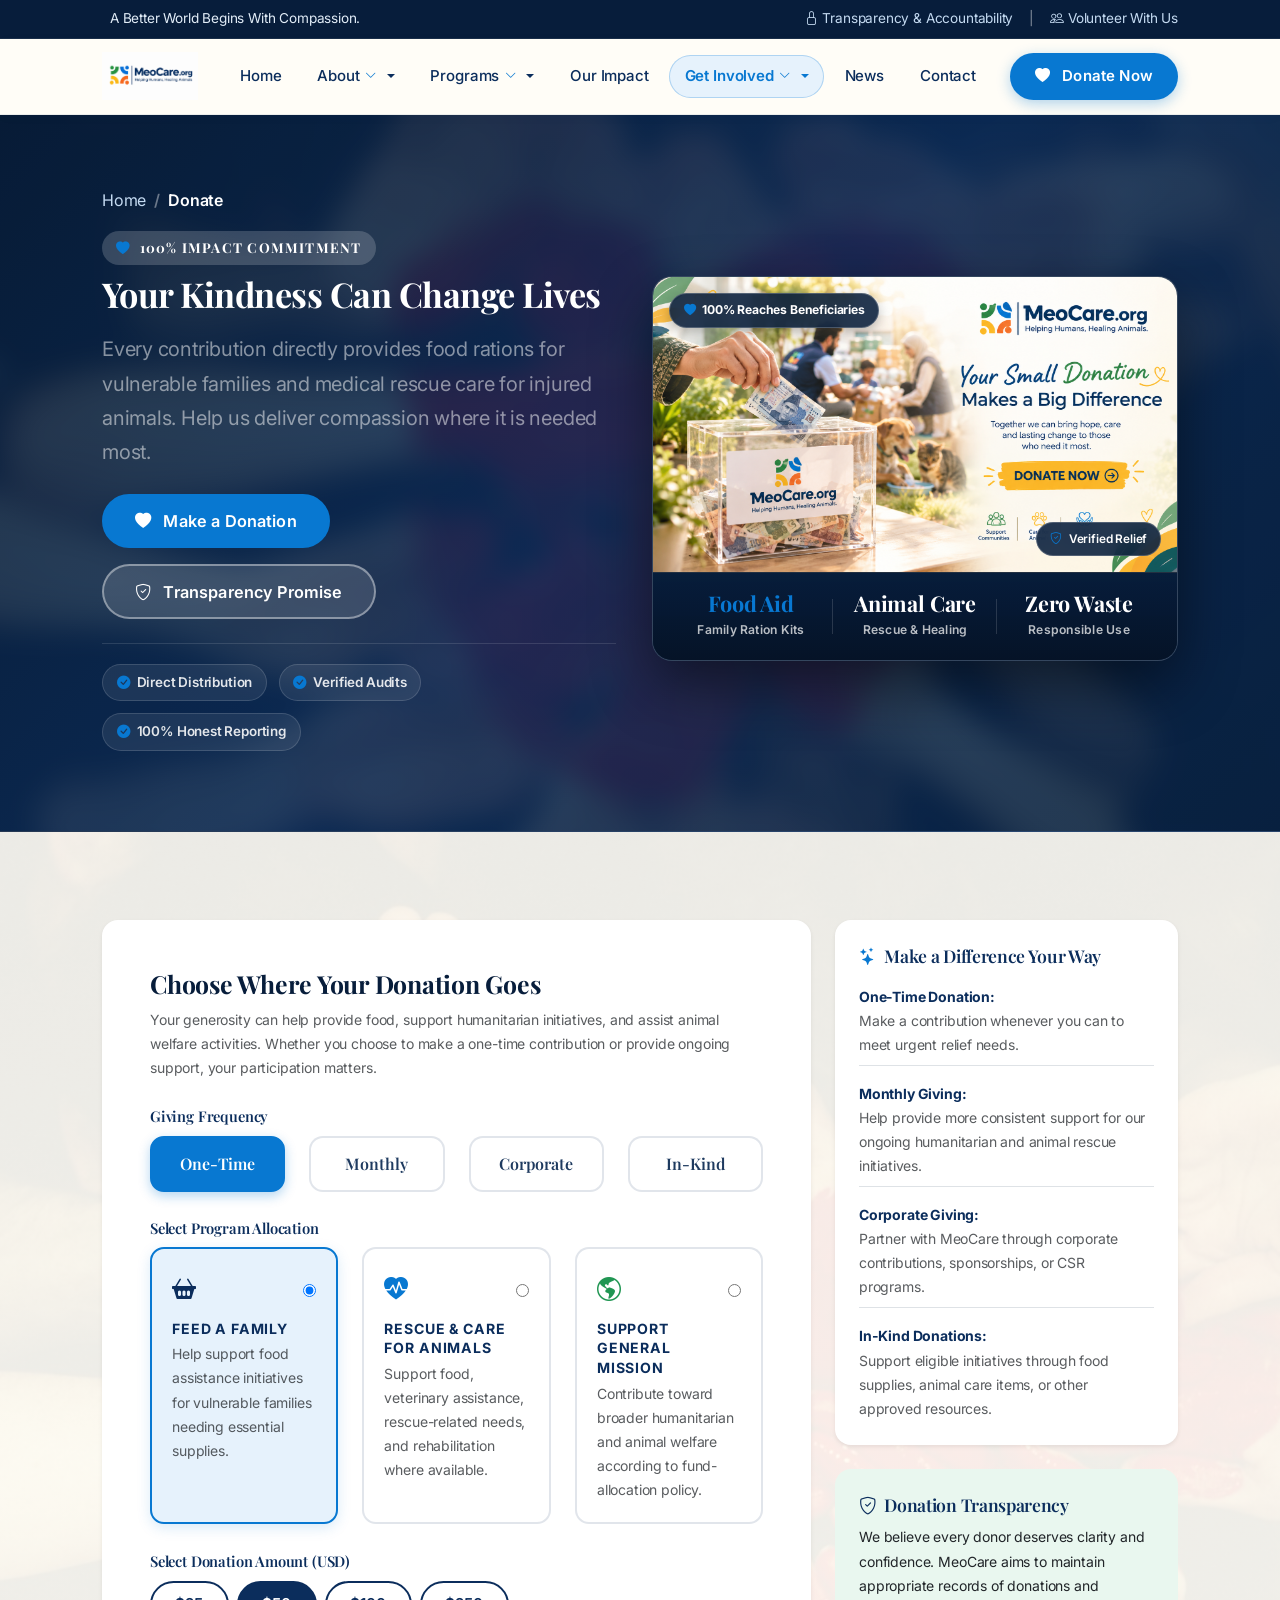
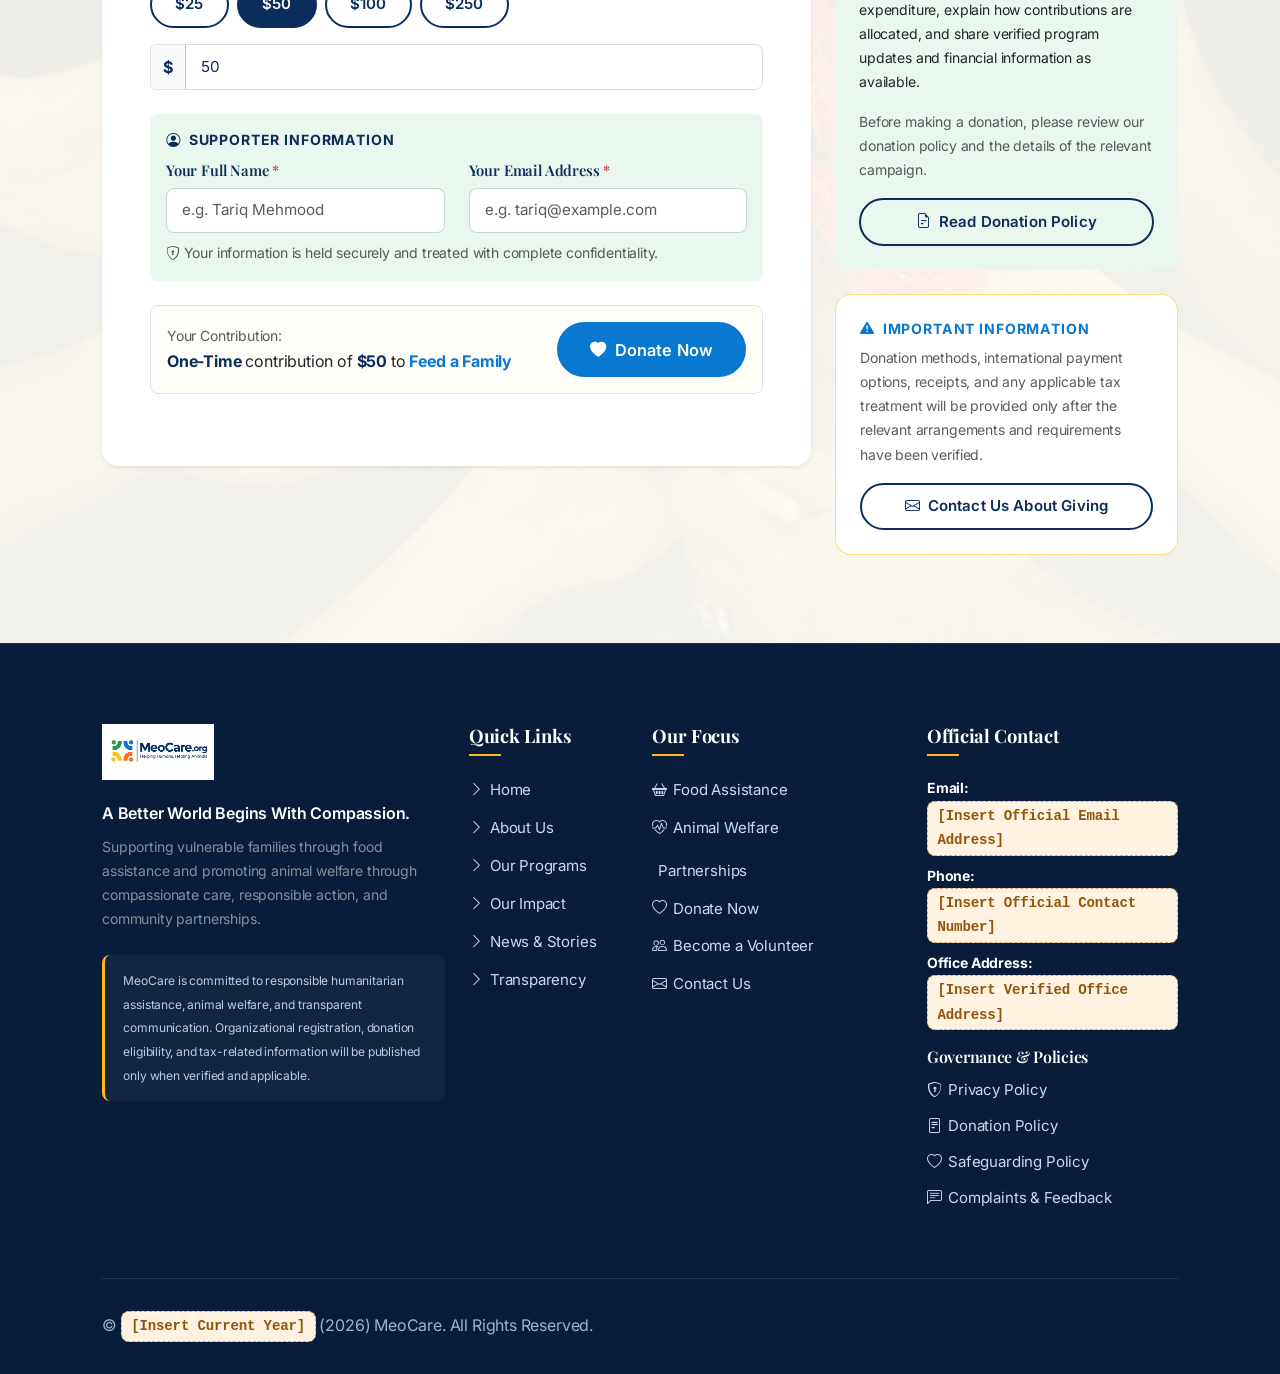
<file: donate.html>
<!DOCTYPE html>
<html lang="en">
<head>
  <meta charset="UTF-8">
  <meta name="viewport" content="width=device-width, initial-scale=1.0">
  <title>Donate Now | MEO Care Organization</title>
  <meta name="description" content="Your kindness can change lives. Support vulnerable families and animals in need through MeoCare's humanitarian initiatives.">
  
  <link rel="icon" type="image/png" href="images/logo.png">

    <!-- Google Fonts (Playfair Display & Inter) -->
  <link rel="preconnect" href="https://fonts.googleapis.com">
  <link rel="preconnect" href="https://fonts.gstatic.com" crossorigin>
  <link href="https://fonts.googleapis.com/css2?family=Inter:wght@300;400;500;600;700;800&family=Playfair+Display:ital,wght@0,500;0,600;0,700;0,800;0,900;1,600;1,700&display=swap" rel="stylesheet">

  <!-- Bootstrap 5 CSS (Local with CDN fallback) -->
  <link rel="stylesheet" href="assets/css/bootstrap.min.css">

  <!-- Bootstrap Icons -->
  <link rel="stylesheet" href="assets/css/bootstrap-icons.min.css">
  <link rel="stylesheet" href="https://cdn.jsdelivr.net/npm/bootstrap-icons@1.11.3/font/bootstrap-icons.min.css" onerror="this.onerror=null;">

  <!-- Custom Stylesheet -->
  <link rel="stylesheet" href="assets/css/style.css">
</head>
<body>

  <!-- Top Announcement Bar -->
  <div class="top-bar">
    <div class="container d-flex justify-content-between align-items-center">
      <div class="d-flex align-items-center gap-2">
        <i class="bi bi-shield-heart-fill text-sage"></i>
        <span>A Better World Begins With Compassion.</span>
      </div>
      <div class="d-none d-md-flex align-items-center gap-3">
        <a href="transparency.html"><i class="bi bi-lock me-1"></i>Transparency & Accountability</a>
        <span class="text-white-50">|</span>
        <a href="volunteer.html"><i class="bi bi-people me-1"></i>Volunteer With Us</a>
      </div>
    </div>
  </div>

  <!-- Primary Navigation (Redesigned Premium Nonprofit Navbar) -->
  <nav class="navbar navbar-expand-xl navbar-custom sticky-top" id="mainNavbar" aria-label="Main Navigation">
    <div class="container">
      <!-- Official MEO Care Logo (Original 2:1 Proportions) -->
      <a class="navbar-brand" href="index.html" aria-label="MEO Care Organization Home">
        <img src="images/logo.png" alt="MEO Care Organization Logo" class="brand-logo" width="130" height="48">
      </a>

      <!-- Mobile Menu Toggle Button -->
      <button class="navbar-toggler border-0 shadow-none custom-toggler" type="button" data-bs-toggle="collapse" data-bs-target="#navbarMain" aria-controls="navbarMain" aria-expanded="false" aria-label="Toggle navigation">
        <span class="toggler-bar bar-1"></span>
        <span class="toggler-bar bar-2"></span>
        <span class="toggler-bar bar-3"></span>
      </button>

      <!-- Navigation Links & Dropdowns -->
      <div class="collapse navbar-collapse" id="navbarMain">
        <ul class="navbar-nav mx-auto align-items-xl-center">
          <li class="nav-item">
            <a class="nav-link" href="index.html">Home</a>
          </li>

          <!-- About Dropdown -->
          <li class="nav-item dropdown">
            <a class="nav-link dropdown-toggle" href="#" id="aboutDropdown" role="button" data-bs-toggle="dropdown" aria-expanded="false" data-bs-display="static" data-bs-auto-close="true">
              <span>About</span>
              <i class="bi bi-chevron-down nav-chevron" aria-hidden="true"></i>
            </a>
            <ul class="dropdown-menu dropdown-menu-custom border-0 shadow-md" aria-labelledby="aboutDropdown">
              <li>
                <a class="dropdown-item" href="about.html">
                  <span class="item-title">About MeoCare</span>
                  <span class="item-desc">Our mission, vision, and core purpose</span>
                </a>
              </li>
              <li>
                <a class="dropdown-item" href="about.html#values">
                  <span class="item-title">Our Values</span>
                  <span class="item-desc">6 ethical commitments guiding our work</span>
                </a>
              </li>
              <li>
                <a class="dropdown-item" href="transparency.html">
                  <span class="item-title">Transparency & Accountability</span>
                  <span class="item-desc">Open governance, reports, and promise</span>
                </a>
              </li>
              <li>
                <a class="dropdown-item" href="policies.html">
                  <span class="item-title">Policies & Governance</span>
                  <span class="item-desc">Privacy, safeguarding, and donation terms</span>
                </a>
              </li>
            </ul>
          </li>

          <!-- Programs Dropdown -->
          <li class="nav-item dropdown">
            <a class="nav-link dropdown-toggle" href="#" id="programsDropdown" role="button" data-bs-toggle="dropdown" aria-expanded="false" data-bs-display="static" data-bs-auto-close="true">
              <span>Programs</span>
              <i class="bi bi-chevron-down nav-chevron" aria-hidden="true"></i>
            </a>
            <ul class="dropdown-menu dropdown-menu-custom border-0 shadow-md" aria-labelledby="programsDropdown">
              <li>
                <a class="dropdown-item" href="programs.html">
                  <span class="item-title">All Programs Overview</span>
                  <span class="item-desc">Comprehensive relief & welfare overview</span>
                </a>
              </li>
              <li>
                <a class="dropdown-item" href="programs.html#food-assistance">
                  <span class="item-title">Food Assistance & Humanitarian Aid</span>
                  <span class="item-desc">Nourishing vulnerable families in need</span>
                </a>
              </li>
              <li>
                <a class="dropdown-item" href="programs.html#animal-welfare">
                  <span class="item-title">Animal Rescue & Welfare</span>
                  <span class="item-desc">Rescue, food, veterinary treatment & shelter</span>
                </a>
              </li>
              <li>
                <a class="dropdown-item" href="programs.html#community-partnerships">
                  <span class="item-title">Community Partnerships</span>
                  <span class="item-desc">CSR, institutional collaboration & in-kind aid</span>
                </a>
              </li>
            </ul>
          </li>

          <!-- Our Impact -->
          <li class="nav-item">
            <a class="nav-link" href="impact.html">Our Impact</a>
          </li>

          <!-- Get Involved Dropdown -->
          <li class="nav-item dropdown">
            <a class="nav-link dropdown-toggle" href="#" id="getInvolvedDropdown" role="button" data-bs-toggle="dropdown" aria-expanded="false" data-bs-display="static" data-bs-auto-close="true">
              <span>Get Involved</span>
              <i class="bi bi-chevron-down nav-chevron" aria-hidden="true"></i>
            </a>
            <ul class="dropdown-menu dropdown-menu-custom border-0 shadow-md" aria-labelledby="getInvolvedDropdown">
              <li>
                <a class="dropdown-item" href="volunteer.html">
                  <span class="item-title">Ways to Get Involved</span>
                  <span class="item-desc">Community support & volunteer avenues</span>
                </a>
              </li>
              <li>
                <a class="dropdown-item" href="volunteer.html#volunteer-form-section">
                  <span class="item-title">Become a Volunteer</span>
                  <span class="item-desc">Lend your time, care, or professional skills</span>
                </a>
              </li>
              <li>
                <a class="dropdown-item" href="volunteer.html#partner">
                  <span class="item-title">Partner With Us</span>
                  <span class="item-desc">Corporate partnerships & joint initiatives</span>
                </a>
              </li>
              <li>
                <a class="dropdown-item active" href="donate.html">
                  <span class="item-title">Ways to Give</span>
                  <span class="item-desc">One-time, monthly, and in-kind giving options</span>
                </a>
              </li>
            </ul>
          </li>

          <!-- News -->
          <li class="nav-item">
            <a class="nav-link" href="news.html">News</a>
          </li>

          <!-- Contact -->
          <li class="nav-item">
            <a class="nav-link" href="contact.html">Contact</a>
          </li>
        </ul>

        <!-- Right Side: Prominent Tasteful Donate Now Button -->
        <div class="navbar-cta d-flex align-items-center">
          <a class="btn btn-navbar-donate" href="donate.html">
            <i class="bi bi-heart-fill me-1" aria-hidden="true"></i>
            <span>Donate Now</span>
          </a>
        </div>
      </div>
    </div>
  </nav>

  <!-- Page Header Hero -->
    <!-- Page Header Hero (Clean Premium Split Layout: Donate) -->
  <header class="page-hero page-hero-donate">
    <div class="page-hero-bg"></div>
    <div class="container position-relative">
      <div class="row align-items-center g-5">
        <!-- Left Side: Narrative, CTAs & Impact Highlights -->
        <div class="col-lg-6 hero-page-left fade-in-on-scroll">
          <nav aria-label="breadcrumb" class="mb-3">
            <ol class="breadcrumb breadcrumb-custom">
              <li class="breadcrumb-item"><a href="index.html">Home</a></li>
              <li class="breadcrumb-item active" aria-current="page">Donate</li>
            </ol>
          </nav>
          <span class="eyebrow eyebrow-white mb-2">
            <i class="bi bi-heart-fill text-terracotta"></i> 100% Impact Commitment
          </span>
          <h1 class="display-5 text-white fw-bold mb-3">
            Your Kindness Can Change Lives
          </h1>
          <p class="fs-5 text-white-50 mb-4 leading-relaxed">
            Every contribution directly provides food rations for vulnerable families and medical rescue care for injured animals. Help us deliver compassion where it is needed most.
          </p>
          <div class="d-flex flex-wrap gap-3 mb-4">
            <a href="#donation-form" class="btn btn-terracotta btn-lg">
              <i class="bi bi-heart-fill me-1"></i> Make a Donation
            </a>
            <a href="transparency.html" class="btn btn-outline-light-custom btn-lg">
              <i class="bi bi-shield-check me-1"></i> Transparency Promise
            </a>
          </div>
          <div class="hero-impact-guarantee">
            <span class="hero-impact-pill">
              <i class="bi bi-check-circle-fill text-terracotta"></i> Direct Distribution
            </span>
            <span class="hero-impact-pill">
              <i class="bi bi-check-circle-fill text-terracotta"></i> Verified Audits
            </span>
            <span class="hero-impact-pill">
              <i class="bi bi-check-circle-fill text-terracotta"></i> 100% Honest Reporting
            </span>
          </div>
        </div>

        <!-- Right Side: Master Photo Card with Fund Breakdown -->
        <div class="col-lg-6 fade-in-on-scroll delay-1">
          <div class="page-hero-master-card" role="region" aria-label="MeoCare Donation Impact Spotlight">
            <div class="page-hero-img-wrap">
              <img src="images/Small Donations, Big Difference.png" alt="Compassionate humanitarian kindness and community support" loading="eager">
              <span class="page-hero-badge"><i class="bi bi-heart-fill text-terracotta me-1"></i> 100% Reaches Beneficiaries</span>
              <span class="page-hero-stat-pill"><i class="bi bi-shield-check text-terracotta me-1"></i> Verified Relief</span>
            </div>
            <div class="page-hero-card-footer">
              <div class="page-hero-stat-item">
                <span class="stat-num text-terracotta">Food Aid</span>
                <span class="stat-lbl">Family Ration Kits</span>
              </div>
              <div class="page-hero-stat-item">
                <span class="stat-num text-white">Animal Care</span>
                <span class="stat-lbl">Rescue &amp; Healing</span>
              </div>
              <div class="page-hero-stat-item">
                <span class="stat-num text-gold-muted">Zero Waste</span>
                <span class="stat-lbl">Responsible Use</span>
              </div>
            </div>
          </div>
        </div>
      </div>
    </div>
  </header>

  <!-- Giving Main Section -->
  <section class="section-padding bg-section-donate">
    <div class="container">


      <div class="row g-5">
        <!-- Interactive Donation Selector (Left / Center) -->
        <div class="col-lg-8 fade-in-on-scroll">
          <div class="card p-4 p-md-5 rounded-4 bg-white border-0 shadow-sm">
            
            <h3 class="h3 text-forest-deep mb-2">Choose Where Your Donation Goes</h3>
            <p class="text-muted small mb-4">
              Your generosity can help provide food, support humanitarian initiatives, and assist animal welfare activities. Whether you choose to make a one-time contribution or provide ongoing support, your participation matters.
            </p>

            <!-- Giving Frequency Selector -->
            <div class="mb-4">
              <label class="form-label d-block text-forest">Giving Frequency</label>
              <div class="row g-2">
                <div class="col-6 col-sm-3">
                  <button type="button" class="w-100 giving-type-btn active" data-frequency="One-Time">
                    One-Time
                  </button>
                </div>
                <div class="col-6 col-sm-3">
                  <button type="button" class="w-100 giving-type-btn" data-frequency="Monthly">
                    Monthly
                  </button>
                </div>
                <div class="col-6 col-sm-3">
                  <button type="button" class="w-100 giving-type-btn" data-frequency="Corporate">
                    Corporate
                  </button>
                </div>
                <div class="col-6 col-sm-3">
                  <button type="button" class="w-100 giving-type-btn" data-frequency="In-Kind">
                    In-Kind
                  </button>
                </div>
              </div>
            </div>

            <!-- Program Fund Allocation -->
            <div class="mb-4">
              <label class="form-label d-block text-forest">Select Program Allocation</label>
              <div class="row g-3">
                <!-- Option 1: Feed a Family -->
                <div class="col-md-4">
                  <div class="giving-fund-card selected" data-fund-name="Feed a Family">
                    <div class="d-flex align-items-center justify-content-between mb-2">
                      <i class="bi bi-basket2-fill text-forest fs-4"></i>
                      <input type="radio" name="donationFund" value="Feed a Family" checked>
                    </div>
                    <h6 class="fw-bold text-forest mb-1">Feed a Family</h6>
                    <p class="text-muted small mb-0">Help support food assistance initiatives for vulnerable families needing essential supplies.</p>
                  </div>
                </div>

                <!-- Option 2: Rescue & Care for Animals -->
                <div class="col-md-4">
                  <div class="giving-fund-card" data-fund-name="Rescue & Care for Animals">
                    <div class="d-flex align-items-center justify-content-between mb-2">
                      <i class="bi bi-heart-pulse-fill text-terracotta fs-4"></i>
                      <input type="radio" name="donationFund" value="Rescue & Care for Animals">
                    </div>
                    <h6 class="fw-bold text-forest mb-1">Rescue & Care for Animals</h6>
                    <p class="text-muted small mb-0">Support food, veterinary assistance, rescue-related needs, and rehabilitation where available.</p>
                  </div>
                </div>

                <!-- Option 3: General Mission -->
                <div class="col-md-4">
                  <div class="giving-fund-card" data-fund-name="General Mission">
                    <div class="d-flex align-items-center justify-content-between mb-2">
                      <i class="bi bi-globe-americas text-sage fs-4"></i>
                      <input type="radio" name="donationFund" value="General Mission">
                    </div>
                    <h6 class="fw-bold text-forest mb-1">Support General Mission</h6>
                    <p class="text-muted small mb-0">Contribute toward broader humanitarian and animal welfare according to fund-allocation policy.</p>
                  </div>
                </div>
              </div>
            </div>

            <!-- Amount Selection -->
            <form id="demoDonationForm" novalidate>
              <div class="mb-4">
                <label class="form-label text-forest" for="customAmountInput">Select Donation Amount (USD)</label>
                <div class="d-flex flex-wrap gap-2 mb-3">
                  <button type="button" class="btn btn-outline-forest btn-amount-preset" data-amount="25">$25</button>
                  <button type="button" class="btn btn-forest text-white btn-amount-preset" data-amount="50">$50</button>
                  <button type="button" class="btn btn-outline-forest btn-amount-preset" data-amount="100">$100</button>
                  <button type="button" class="btn btn-outline-forest btn-amount-preset" data-amount="250">$250</button>
                </div>
                <div class="input-group">
                  <span class="input-group-text bg-light text-forest fw-bold">$</span>
                  <input type="number" id="customAmountInput" name="customAmount" class="form-control" placeholder="Or enter custom amount" value="50" min="1" step="any" required>
                </div>
              </div>

              <!-- Supporter Information -->
              <div class="p-3 bg-sage-tint rounded-3 mb-4">
                <h6 class="text-forest fw-bold mb-2"><i class="bi bi-person-circle me-1"></i> Supporter Information</h6>
                <div class="row g-2">
                  <div class="col-sm-6">
                    <label class="form-label small text-forest fw-semibold mb-1" for="donorName">Your Full Name <span class="text-danger">*</span></label>
                    <input type="text" class="form-control form-control-sm" id="donorName" name="donorName" placeholder="e.g. Tariq Mehmood" required>
                  </div>
                  <div class="col-sm-6">
                    <label class="form-label small text-forest fw-semibold mb-1" for="donorEmail">Your Email Address <span class="text-danger">*</span></label>
                    <input type="email" class="form-control form-control-sm" id="donorEmail" name="donorEmail" placeholder="e.g. tariq@example.com" required>
                  </div>
                </div>
                <small class="text-muted d-block mt-2">
                  <i class="bi bi-shield-lock"></i> Your information is held securely and treated with complete confidentiality.
                </small>
              </div>

              <!-- Summary & Submit -->
              <div class="d-flex flex-column flex-sm-row align-items-center justify-content-between p-3 bg-cream rounded-3 border mb-4 gap-3">
                <div>
                  <span class="small text-muted d-block">Your Contribution:</span>
                  <strong class="text-forest" id="selectedFrequencyText">One-Time</strong> contribution of <strong class="text-forest" id="summaryAmountText">$50</strong> to <strong class="text-terracotta" id="summaryFundText">Feed a Family</strong>
                </div>
                <button type="submit" class="btn btn-terracotta btn-lg flex-shrink-0">
                  <i class="bi bi-heart-fill"></i> Donate Now
                </button>
              </div>
            </form>

          </div>
        </div>

        <!-- Transparency & Giving Information (Right Sidebar) -->
        <div class="col-lg-4 fade-in-on-scroll delay-1">
          <!-- Make a Difference Your Way -->
          <div class="card p-4 rounded-4 bg-white border-0 shadow-sm mb-4">
            <h4 class="h5 text-forest mb-3"><i class="bi bi-stars text-terracotta me-1"></i> Make a Difference Your Way</h4>
            <ul class="list-unstyled mb-0 small">
              <li class="mb-3 pb-2 border-bottom">
                <strong class="text-forest d-block">One-Time Donation:</strong>
                <span class="text-muted">Make a contribution whenever you can to meet urgent relief needs.</span>
              </li>
              <li class="mb-3 pb-2 border-bottom">
                <strong class="text-forest d-block">Monthly Giving:</strong>
                <span class="text-muted">Help provide more consistent support for our ongoing humanitarian and animal rescue initiatives.</span>
              </li>
              <li class="mb-3 pb-2 border-bottom">
                <strong class="text-forest d-block">Corporate Giving:</strong>
                <span class="text-muted">Partner with MeoCare through corporate contributions, sponsorships, or CSR programs.</span>
              </li>
              <li class="mb-0">
                <strong class="text-forest d-block">In-Kind Donations:</strong>
                <span class="text-muted">Support eligible initiatives through food supplies, animal care items, or other approved resources.</span>
              </li>
            </ul>
          </div>

          <!-- Donation Transparency -->
          <div class="card p-4 rounded-4 bg-sage-tint border-0 mb-4">
            <h4 class="h5 text-forest mb-2"><i class="bi bi-shield-check text-forest me-1"></i> Donation Transparency</h4>
            <p class="small text-forest-mid mb-3">
              We believe every donor deserves clarity and confidence. MeoCare aims to maintain appropriate records of donations and expenditure, explain how contributions are allocated, and share verified program updates and financial information as available.
            </p>
            <p class="small text-muted mb-3">
              Before making a donation, please review our donation policy and the details of the relevant campaign.
            </p>
            <a href="policies.html#donation" class="btn btn-outline-forest btn-sm">
              <i class="bi bi-file-earmark-text"></i> Read Donation Policy
            </a>
          </div>

          <!-- Important Donation Information -->
          <div class="card p-4 rounded-4 bg-white border border-warning border-opacity-50">
            <h5 class="h6 text-terracotta text-uppercase fw-bold mb-2">
              <i class="bi bi-exclamation-triangle-fill me-1"></i> Important Information
            </h5>
            <p class="small text-muted mb-3">
              Donation methods, international payment options, receipts, and any applicable tax treatment will be provided only after the relevant arrangements and requirements have been verified.
            </p>
            <a href="contact.html" class="btn btn-outline-forest btn-sm w-100">
              <i class="bi bi-envelope"></i> Contact Us About Giving
            </a>
          </div>
        </div>
      </div>
    </div>
  </section>

  <!-- Footer -->
  <footer class="footer-custom">
    <div class="container">
      <div class="row g-4">
        <div class="col-lg-4 col-md-6">
          <a href="index.html" class="d-inline-block">
            <img src="images/logo.png" alt="MEO Care Organization Logo" class="footer-logo">
          </a>
          <p class="text-white fw-semibold mb-2">A Better World Begins With Compassion.</p>
          <p class="text-white-50 small mb-4">
            Supporting vulnerable families through food assistance and promoting animal welfare through compassionate care, responsible action, and community partnerships.
          </p>
          <div class="footer-disclaimer-box">
            <small>
              MeoCare is committed to responsible humanitarian assistance, animal welfare, and transparent communication. Organizational registration, donation eligibility, and tax-related information will be published only when verified and applicable.
            </small>
          </div>
        </div>

        <div class="col-lg-2 col-md-6 col-6">
          <h4 class="footer-heading">Quick Links</h4>
          <ul class="footer-links">
            <li><a href="index.html"><i class="bi bi-chevron-right"></i> Home</a></li>
            <li><a href="about.html"><i class="bi bi-chevron-right"></i> About Us</a></li>
            <li><a href="programs.html"><i class="bi bi-chevron-right"></i> Our Programs</a></li>
            <li><a href="impact.html"><i class="bi bi-chevron-right"></i> Our Impact</a></li>
            <li><a href="news.html"><i class="bi bi-chevron-right"></i> News & Stories</a></li>
            <li><a href="transparency.html"><i class="bi bi-chevron-right"></i> Transparency</a></li>
          </ul>
        </div>

        <div class="col-lg-3 col-md-6 col-6">
          <h4 class="footer-heading">Our Focus</h4>
          <ul class="footer-links">
            <li><a href="programs.html#food-assistance"><i class="bi bi-basket2"></i> Food Assistance</a></li>
            <li><a href="programs.html#animal-welfare"><i class="bi bi-heart-pulse"></i> Animal Welfare</a></li>
            <li><a href="programs.html#community-partnerships"><i class="bi bi-handshake"></i> Partnerships</a></li>
            <li><a href="donate.html"><i class="bi bi-heart"></i> Donate Now</a></li>
            <li><a href="volunteer.html"><i class="bi bi-people"></i> Become a Volunteer</a></li>
            <li><a href="contact.html"><i class="bi bi-envelope"></i> Contact Us</a></li>
          </ul>
        </div>

        <div class="col-lg-3 col-md-6">
          <h4 class="footer-heading">Official Contact</h4>
          <ul class="footer-links mb-3">
            <li class="text-white-50 small mb-2">
              <strong class="text-white d-block">Email:</strong>
              <span class="placeholder-pill">[Insert Official Email Address]</span>
            </li>
            <li class="text-white-50 small mb-2">
              <strong class="text-white d-block">Phone:</strong>
              <span class="placeholder-pill">[Insert Official Contact Number]</span>
            </li>
            <li class="text-white-50 small mb-2">
              <strong class="text-white d-block">Office Address:</strong>
              <span class="placeholder-pill">[Insert Verified Office Address]</span>
            </li>
          </ul>

          <h5 class="text-white fs-6 mt-3 mb-2">Governance & Policies</h5>
          <ul class="footer-links small">
            <li><a href="policies.html#privacy"><i class="bi bi-shield-lock"></i> Privacy Policy</a></li>
            <li><a href="policies.html#donation"><i class="bi bi-file-text"></i> Donation Policy</a></li>
            <li><a href="policies.html#safeguarding"><i class="bi bi-heart"></i> Safeguarding Policy</a></li>
            <li><a href="policies.html#complaints"><i class="bi bi-chat-left-text"></i> Complaints & Feedback</a></li>
          </ul>
        </div>
      </div>

      <div class="footer-bottom d-flex flex-column flex-md-row justify-content-between align-items-center gap-2">
        <p class="mb-0">
          &copy; <span class="placeholder-pill">[Insert Current Year]</span> (<span class="current-year-text">2026</span>) MeoCare. All Rights Reserved.
        </p>
      </div>
    </div>
  </footer>

  <button id="btnScrollTop" class="btn-scroll-top" aria-label="Scroll to top of page">
    <i class="bi bi-arrow-up"></i>
  </button>

  <script src="assets/js/jquery.min.js"></script>
  <script src="assets/js/bootstrap.bundle.min.js"></script>
  <script src="assets/js/main.js"></script>
</body>
</html>
</file>
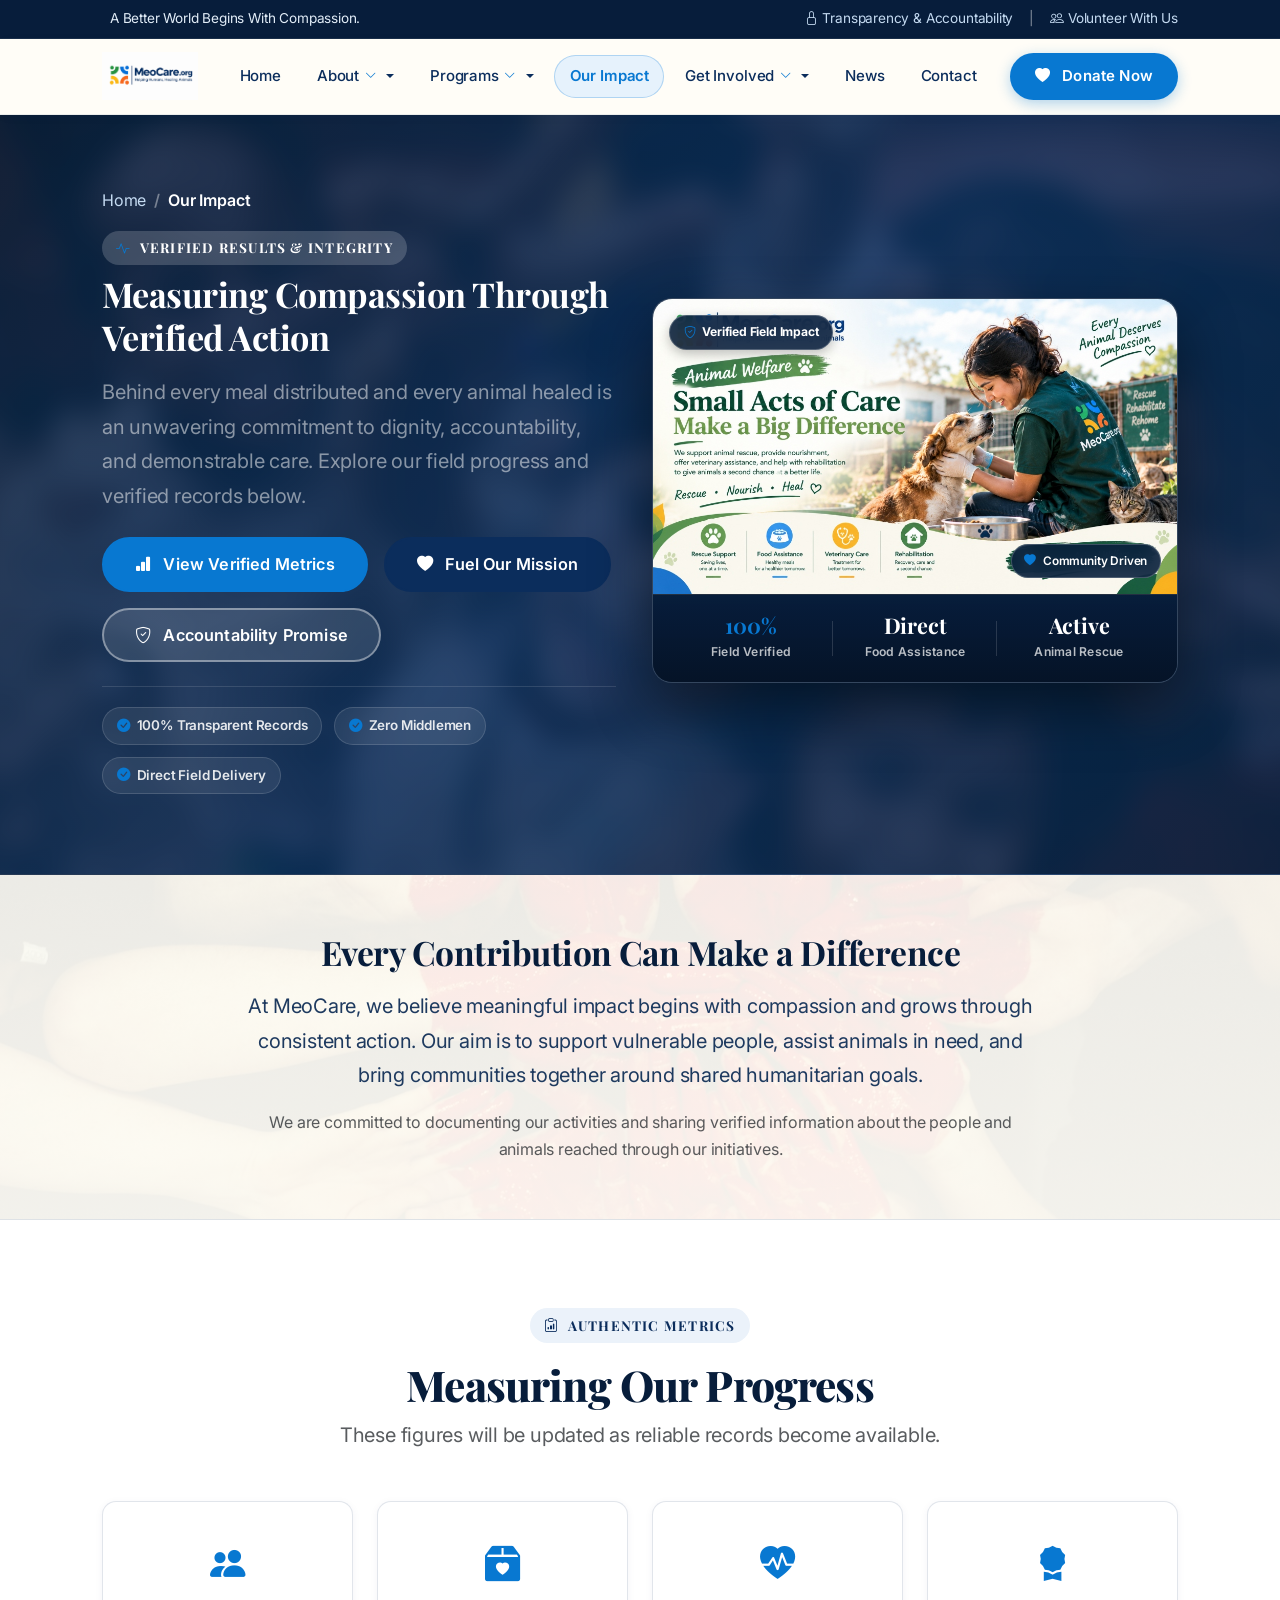
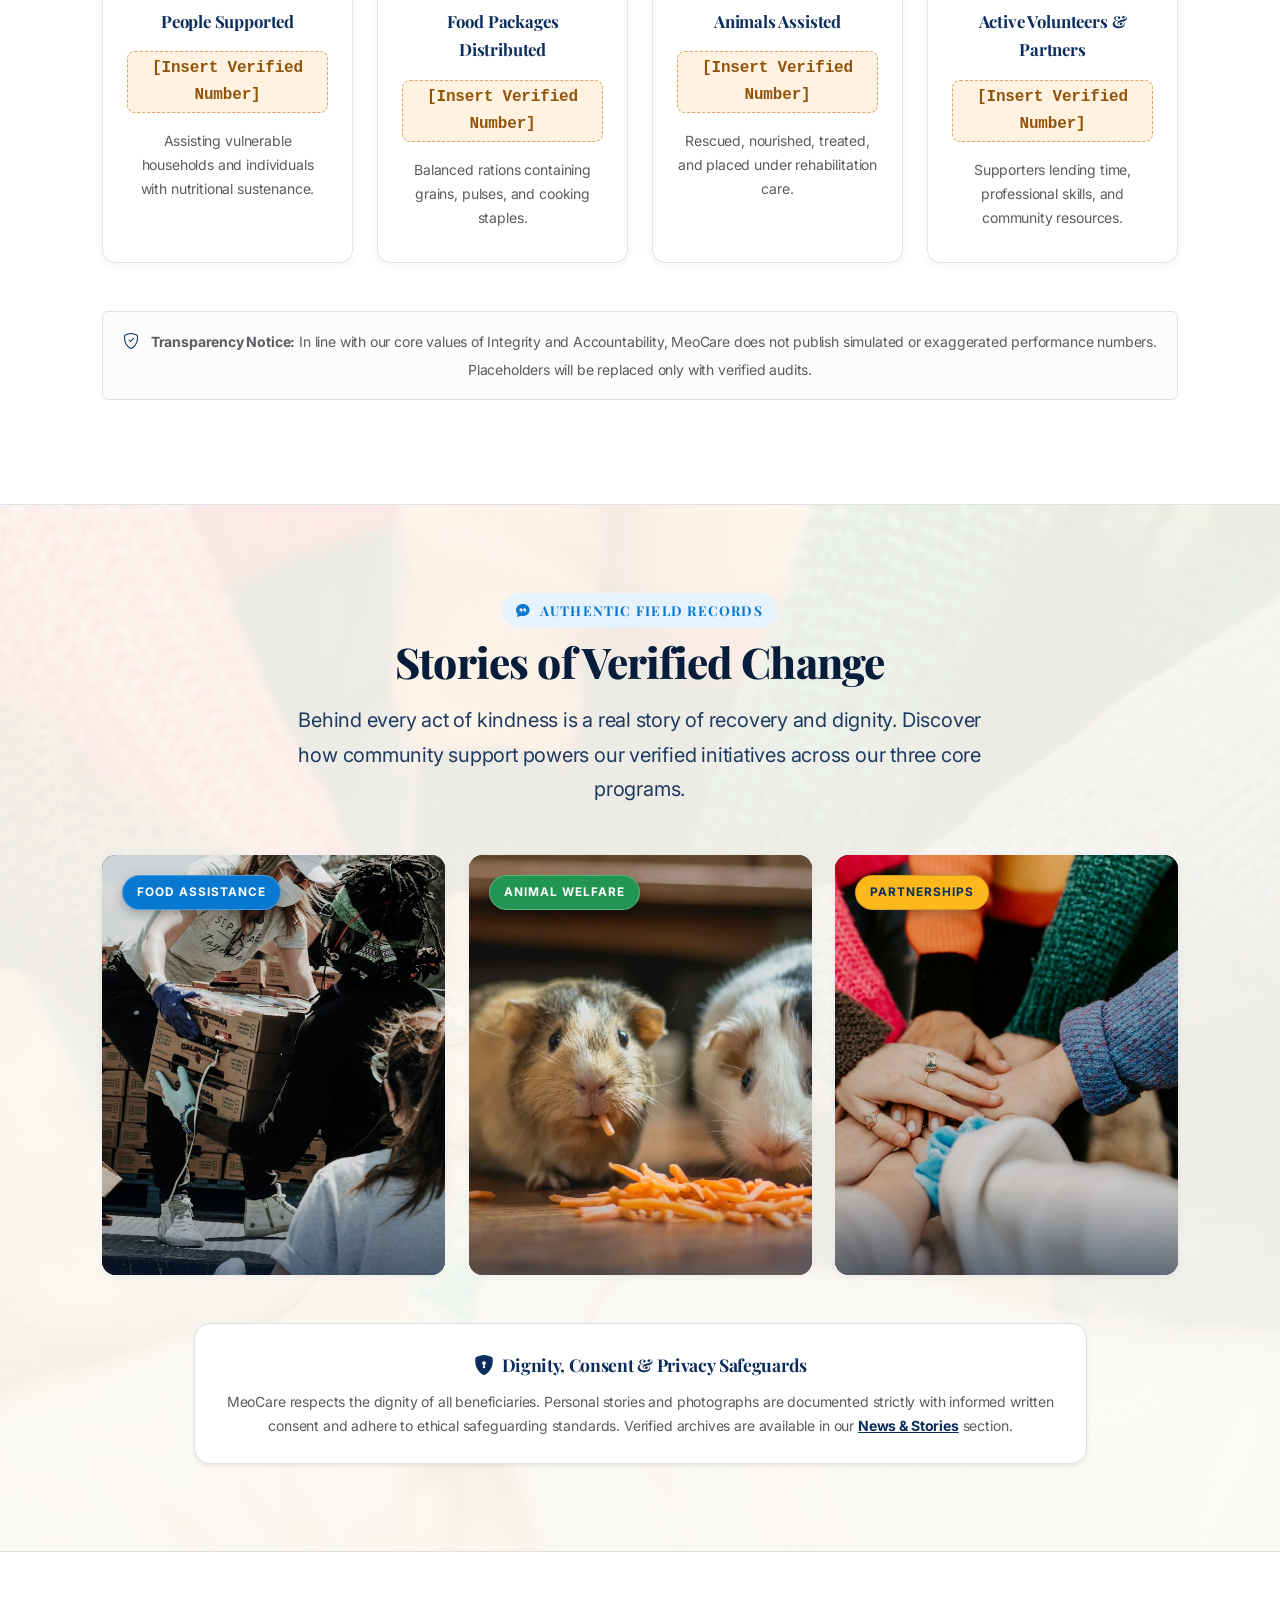
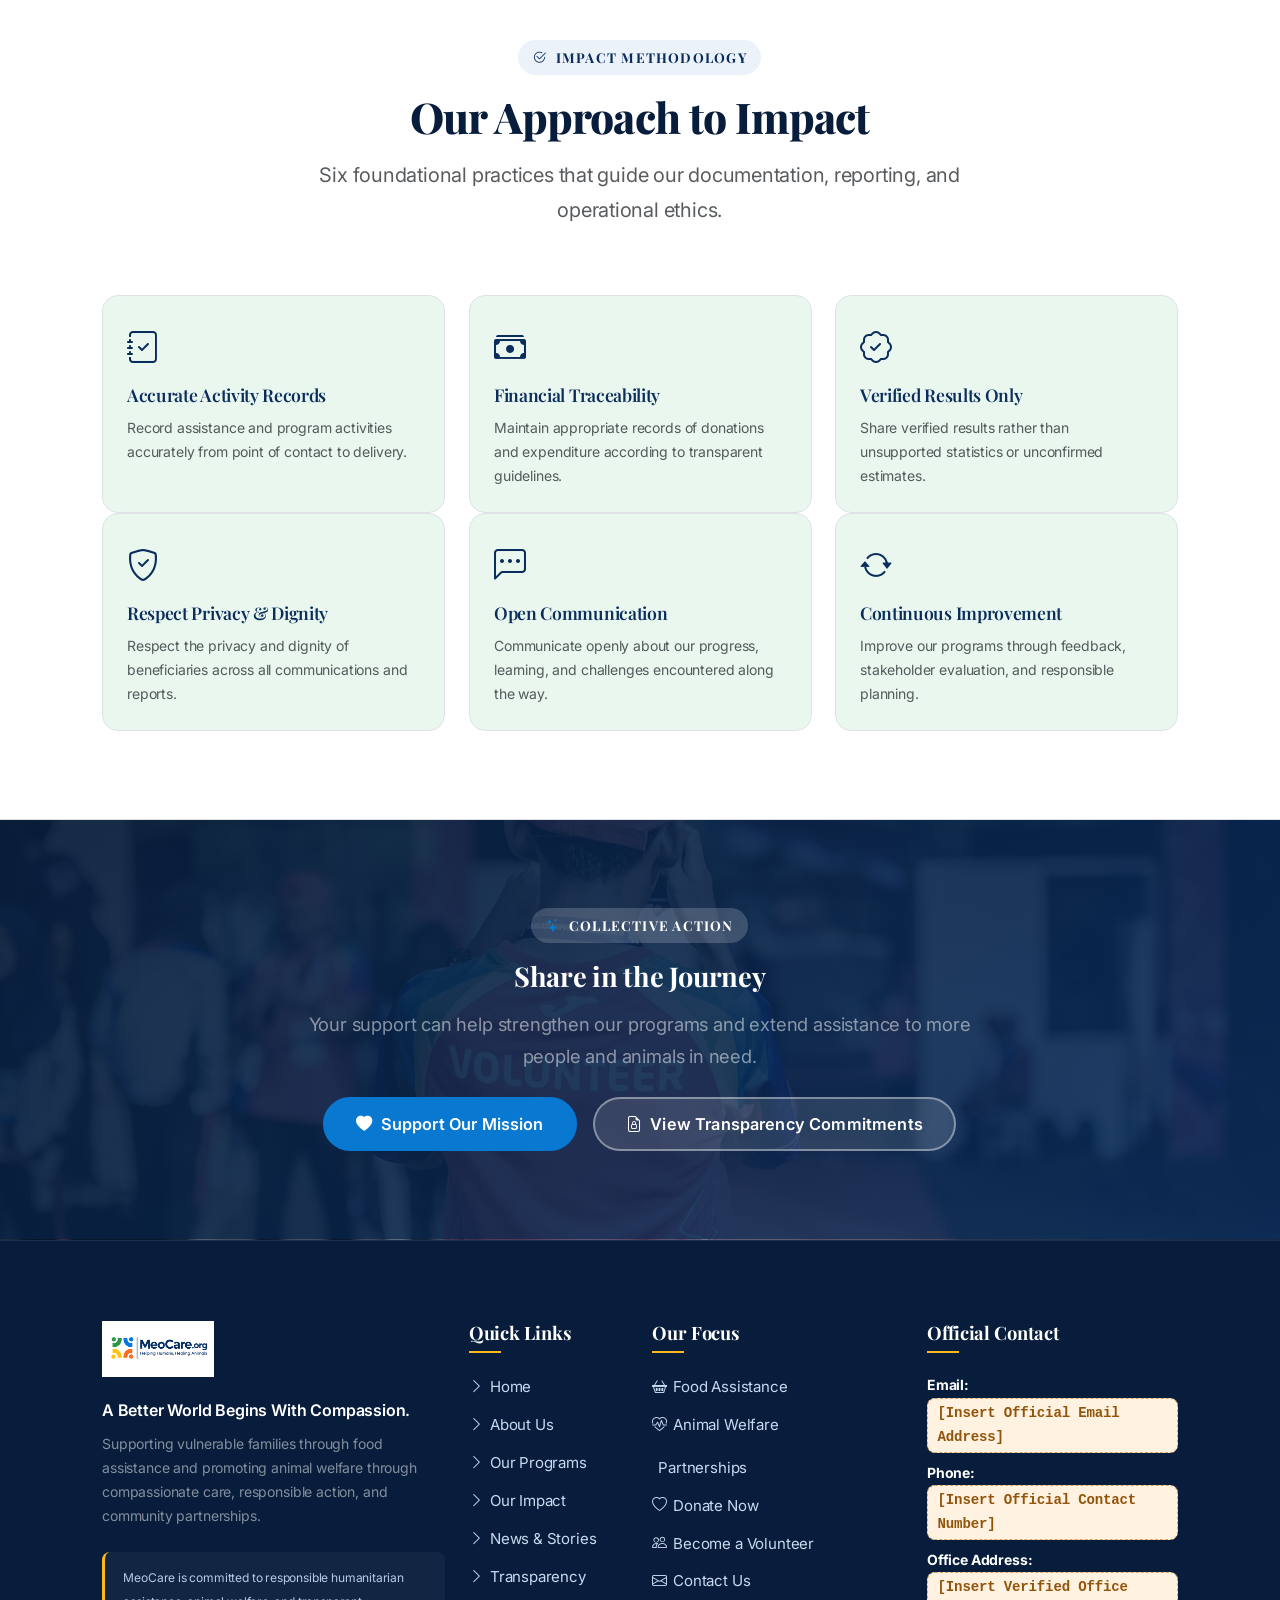
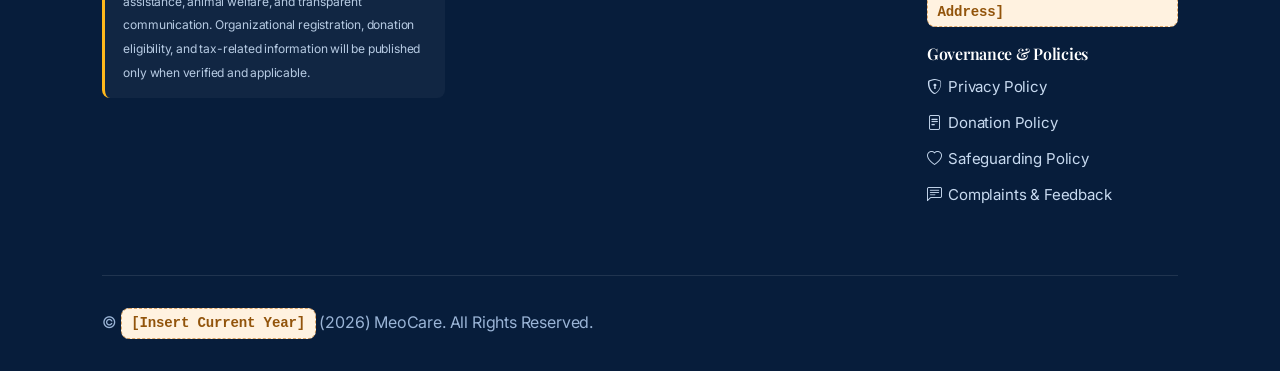
<file: impact.html>
﻿<!DOCTYPE html>
<html lang="en">
<head>
  <meta charset="UTF-8">
  <meta name="viewport" content="width=device-width, initial-scale=1.0">
  <title>Our Impact | MEO Care Organization</title>
  <meta name="description" content="Discover MeoCare's approach to impact, verified progress metrics, and authentic stories of change.">
  
  <link rel="icon" type="image/png" href="images/logo.png">

    <!-- Google Fonts (Playfair Display & Inter) -->
  <link rel="preconnect" href="https://fonts.googleapis.com">
  <link rel="preconnect" href="https://fonts.gstatic.com" crossorigin>
  <link href="https://fonts.googleapis.com/css2?family=Inter:wght@300;400;500;600;700;800&family=Playfair+Display:ital,wght@0,500;0,600;0,700;0,800;0,900;1,600;1,700&display=swap" rel="stylesheet">

  <!-- Bootstrap 5 CSS (Local with CDN fallback) -->
  <link rel="stylesheet" href="assets/css/bootstrap.min.css">

  <!-- Bootstrap Icons -->
  <link rel="stylesheet" href="assets/css/bootstrap-icons.min.css">
  <link rel="stylesheet" href="https://cdn.jsdelivr.net/npm/bootstrap-icons@1.11.3/font/bootstrap-icons.min.css" onerror="this.onerror=null;">

  <!-- Custom Stylesheet -->
  <link rel="stylesheet" href="assets/css/style.css">
</head>
<body>

  <!-- Top Announcement Bar -->
  <div class="top-bar">
    <div class="container d-flex justify-content-between align-items-center">
      <div class="d-flex align-items-center gap-2">
        <i class="bi bi-shield-heart-fill text-sage"></i>
        <span>A Better World Begins With Compassion.</span>
      </div>
      <div class="d-none d-md-flex align-items-center gap-3">
        <a href="transparency.html"><i class="bi bi-lock me-1"></i>Transparency & Accountability</a>
        <span class="text-white-50">|</span>
        <a href="volunteer.html"><i class="bi bi-people me-1"></i>Volunteer With Us</a>
      </div>
    </div>
  </div>

  <!-- Primary Navigation (Redesigned Premium Nonprofit Navbar) -->
  <nav class="navbar navbar-expand-xl navbar-custom sticky-top" id="mainNavbar" aria-label="Main Navigation">
    <div class="container">
      <!-- Official MEO Care Logo (Original 2:1 Proportions) -->
      <a class="navbar-brand" href="index.html" aria-label="MEO Care Organization Home">
        <img src="images/logo.png" alt="MEO Care Organization Logo" class="brand-logo" width="130" height="48">
      </a>

      <!-- Mobile Menu Toggle Button -->
      <button class="navbar-toggler border-0 shadow-none custom-toggler" type="button" data-bs-toggle="collapse" data-bs-target="#navbarMain" aria-controls="navbarMain" aria-expanded="false" aria-label="Toggle navigation">
        <span class="toggler-bar bar-1"></span>
        <span class="toggler-bar bar-2"></span>
        <span class="toggler-bar bar-3"></span>
      </button>

      <!-- Navigation Links & Dropdowns -->
      <div class="collapse navbar-collapse" id="navbarMain">
        <ul class="navbar-nav mx-auto align-items-xl-center">
          <li class="nav-item">
            <a class="nav-link" href="index.html">Home</a>
          </li>

          <!-- About Dropdown -->
          <li class="nav-item dropdown">
            <a class="nav-link dropdown-toggle" href="#" id="aboutDropdown" role="button" data-bs-toggle="dropdown" aria-expanded="false" data-bs-display="static" data-bs-auto-close="true">
              <span>About</span>
              <i class="bi bi-chevron-down nav-chevron" aria-hidden="true"></i>
            </a>
            <ul class="dropdown-menu dropdown-menu-custom border-0 shadow-md" aria-labelledby="aboutDropdown">
              <li>
                <a class="dropdown-item" href="about.html">
                  <span class="item-title">About MeoCare</span>
                  <span class="item-desc">Our mission, vision, and core purpose</span>
                </a>
              </li>
              <li>
                <a class="dropdown-item" href="about.html#values">
                  <span class="item-title">Our Values</span>
                  <span class="item-desc">6 ethical commitments guiding our work</span>
                </a>
              </li>
              <li>
                <a class="dropdown-item" href="transparency.html">
                  <span class="item-title">Transparency & Accountability</span>
                  <span class="item-desc">Open governance, reports, and promise</span>
                </a>
              </li>
              <li>
                <a class="dropdown-item" href="policies.html">
                  <span class="item-title">Policies & Governance</span>
                  <span class="item-desc">Privacy, safeguarding, and donation terms</span>
                </a>
              </li>
            </ul>
          </li>

          <!-- Programs Dropdown -->
          <li class="nav-item dropdown">
            <a class="nav-link dropdown-toggle" href="#" id="programsDropdown" role="button" data-bs-toggle="dropdown" aria-expanded="false" data-bs-display="static" data-bs-auto-close="true">
              <span>Programs</span>
              <i class="bi bi-chevron-down nav-chevron" aria-hidden="true"></i>
            </a>
            <ul class="dropdown-menu dropdown-menu-custom border-0 shadow-md" aria-labelledby="programsDropdown">
              <li>
                <a class="dropdown-item" href="programs.html">
                  <span class="item-title">All Programs Overview</span>
                  <span class="item-desc">Comprehensive relief & welfare overview</span>
                </a>
              </li>
              <li>
                <a class="dropdown-item" href="programs.html#food-assistance">
                  <span class="item-title">Food Assistance & Humanitarian Aid</span>
                  <span class="item-desc">Nourishing vulnerable families in need</span>
                </a>
              </li>
              <li>
                <a class="dropdown-item" href="programs.html#animal-welfare">
                  <span class="item-title">Animal Rescue & Welfare</span>
                  <span class="item-desc">Rescue, food, veterinary treatment & shelter</span>
                </a>
              </li>
              <li>
                <a class="dropdown-item" href="programs.html#community-partnerships">
                  <span class="item-title">Community Partnerships</span>
                  <span class="item-desc">CSR, institutional collaboration & in-kind aid</span>
                </a>
              </li>
            </ul>
          </li>

          <!-- Our Impact (Active) -->
          <li class="nav-item">
            <a class="nav-link active" aria-current="page" href="impact.html">Our Impact</a>
          </li>

          <!-- Get Involved Dropdown -->
          <li class="nav-item dropdown">
            <a class="nav-link dropdown-toggle" href="#" id="getInvolvedDropdown" role="button" data-bs-toggle="dropdown" aria-expanded="false" data-bs-display="static" data-bs-auto-close="true">
              <span>Get Involved</span>
              <i class="bi bi-chevron-down nav-chevron" aria-hidden="true"></i>
            </a>
            <ul class="dropdown-menu dropdown-menu-custom border-0 shadow-md" aria-labelledby="getInvolvedDropdown">
              <li>
                <a class="dropdown-item" href="volunteer.html">
                  <span class="item-title">Ways to Get Involved</span>
                  <span class="item-desc">Community support & volunteer avenues</span>
                </a>
              </li>
              <li>
                <a class="dropdown-item" href="volunteer.html#volunteer-form-section">
                  <span class="item-title">Become a Volunteer</span>
                  <span class="item-desc">Lend your time, care, or professional skills</span>
                </a>
              </li>
              <li>
                <a class="dropdown-item" href="volunteer.html#partner">
                  <span class="item-title">Partner With Us</span>
                  <span class="item-desc">Corporate partnerships & joint initiatives</span>
                </a>
              </li>
              <li>
                <a class="dropdown-item" href="donate.html">
                  <span class="item-title">Ways to Give</span>
                  <span class="item-desc">One-time, monthly, and in-kind giving options</span>
                </a>
              </li>
            </ul>
          </li>

          <!-- News -->
          <li class="nav-item">
            <a class="nav-link" href="news.html">News</a>
          </li>

          <!-- Contact -->
          <li class="nav-item">
            <a class="nav-link" href="contact.html">Contact</a>
          </li>
        </ul>

        <!-- Right Side: Prominent Tasteful Donate Now Button -->
        <div class="navbar-cta d-flex align-items-center">
          <a class="btn btn-navbar-donate" href="donate.html">
            <i class="bi bi-heart-fill me-1" aria-hidden="true"></i>
            <span>Donate Now</span>
          </a>
        </div>
      </div>
    </div>
  </nav>

  <!-- Page Header Hero (Clean Premium Split Layout: Narrative & Master Impact Card) -->
  <header class="page-hero page-hero-impact">
    <div class="page-hero-bg"></div>
    <div class="container position-relative">
      <div class="row align-items-center g-5">
        <!-- Left Side: Navigation, Headings & Action Buttons -->
        <div class="col-lg-6 hero-impact-left fade-in-on-scroll">
          <nav aria-label="breadcrumb" class="mb-3">
            <ol class="breadcrumb breadcrumb-custom">
              <li class="breadcrumb-item"><a href="index.html">Home</a></li>
              <li class="breadcrumb-item active" aria-current="page">Our Impact</li>
            </ol>
          </nav>
          <span class="eyebrow eyebrow-white mb-2">
            <i class="bi bi-activity text-terracotta"></i> Verified Results &amp; Integrity
          </span>
          <h1 class="display-5 text-white fw-bold mb-3">
            Measuring Compassion Through Verified Action
          </h1>
          <p class="fs-5 text-white-50 mb-4 leading-relaxed">
            Behind every meal distributed and every animal healed is an unwavering commitment to dignity, accountability, and demonstrable care. Explore our field progress and verified records below.
          </p>
          <div class="d-flex flex-wrap gap-3 mb-4">
            <a href="#metrics" class="btn btn-terracotta btn-lg">
              <i class="bi bi-bar-chart-fill me-1"></i> View Verified Metrics
            </a>
            <a href="donate.html" class="btn btn-forest btn-lg">
              <i class="bi bi-heart-fill me-1"></i> Fuel Our Mission
            </a>
            <a href="transparency.html" class="btn btn-outline-light-custom btn-lg">
              <i class="bi bi-shield-check me-1"></i> Accountability Promise
            </a>
          </div>
          <div class="hero-impact-guarantee">
            <span class="hero-impact-pill">
              <i class="bi bi-check-circle-fill text-terracotta"></i> 100% Transparent Records
            </span>
            <span class="hero-impact-pill">
              <i class="bi bi-check-circle-fill text-terracotta"></i> Zero Middlemen
            </span>
            <span class="hero-impact-pill">
              <i class="bi bi-check-circle-fill text-terracotta"></i> Direct Field Delivery
            </span>
          </div>
        </div>

        <!-- Right Side: Clean Single Master Impact Card (No Overlap) -->
        <div class="col-lg-6 fade-in-on-scroll delay-1">
          <div class="impact-hero-master-card" role="region" aria-label="MeoCare Field Impact Spotlight">
            <div class="impact-hero-img-wrap">
              <img src="assets/images/hero-community-care.jpg" alt="Compassionate community support and humanitarian action" loading="eager">
              <span class="impact-hero-badge"><i class="bi bi-shield-check text-terracotta me-1"></i> Verified Field Impact</span>
              <span class="impact-hero-stat-pill"><i class="bi bi-heart-fill text-terracotta me-1"></i> Community Driven</span>
            </div>
            <!-- Integrated Verified Metrics Ribbon -->
            <div class="impact-hero-card-footer">
              <div class="impact-hero-stat-item">
                <span class="stat-num text-terracotta">100%</span>
                <span class="stat-lbl">Field Verified</span>
              </div>
              <div class="impact-hero-stat-item">
                <span class="stat-num text-white">Direct</span>
                <span class="stat-lbl">Food Assistance</span>
              </div>
              <div class="impact-hero-stat-item">
                <span class="stat-num text-gold-muted">Active</span>
                <span class="stat-lbl">Animal Rescue</span>
              </div>
            </div>
          </div>
        </div>
      </div>
    </div>
  </header>

  <!-- Impact Philosophy Intro -->
  <section class="section-padding-sm bg-section-difference border-bottom">
    <div class="container">
      <div class="row justify-content-center text-center">
        <div class="col-lg-9 fade-in-on-scroll">
          <h2 class="h2 text-forest-deep mb-3">Every Contribution Can Make a Difference</h2>
          <p class="fs-5 text-forest-mid mb-3">
            At MeoCare, we believe meaningful impact begins with compassion and grows through consistent action. Our aim is to support vulnerable people, assist animals in need, and bring communities together around shared humanitarian goals.
          </p>
          <p class="text-muted mb-0">
            We are committed to documenting our activities and sharing verified information about the people and animals reached through our initiatives.
          </p>
        </div>
      </div>
    </div>
  </section>

  <!-- Measuring Our Progress -->
  <section id="metrics" class="section-padding bg-white border-bottom">
    <div class="container">
      <div class="text-center mb-5 fade-in-on-scroll">
        <span class="eyebrow">
          <i class="bi bi-clipboard-data text-forest"></i> Authentic Metrics
        </span>
        <h2 class="h1 text-forest-deep mb-2">Measuring Our Progress</h2>
        <p class="text-muted fs-5 mb-0">
          These figures will be updated as reliable records become available.
        </p>
      </div>

      <div class="row g-4 text-center">
        <div class="col-md-6 col-lg-3 fade-in-on-scroll">
          <div class="metric-box h-100">
            <div class="metric-icon"><i class="bi bi-people-fill"></i></div>
            <div class="metric-label">People Supported</div>
            <div class="my-3">
              <span class="placeholder-pill fs-6">[Insert Verified Number]</span>
            </div>
            <p class="small text-muted mb-0">
              Assisting vulnerable households and individuals with nutritional sustenance.
            </p>
          </div>
        </div>

        <div class="col-md-6 col-lg-3 fade-in-on-scroll delay-1">
          <div class="metric-box h-100">
            <div class="metric-icon"><i class="bi bi-box2-heart-fill"></i></div>
            <div class="metric-label">Food Packages Distributed</div>
            <div class="my-3">
              <span class="placeholder-pill fs-6">[Insert Verified Number]</span>
            </div>
            <p class="small text-muted mb-0">
              Balanced rations containing grains, pulses, and cooking staples.
            </p>
          </div>
        </div>

        <div class="col-md-6 col-lg-3 fade-in-on-scroll delay-2">
          <div class="metric-box h-100">
            <div class="metric-icon"><i class="bi bi-heart-pulse-fill"></i></div>
            <div class="metric-label">Animals Assisted</div>
            <div class="my-3">
              <span class="placeholder-pill fs-6">[Insert Verified Number]</span>
            </div>
            <p class="small text-muted mb-0">
              Rescued, nourished, treated, and placed under rehabilitation care.
            </p>
          </div>
        </div>

        <div class="col-md-6 col-lg-3 fade-in-on-scroll delay-3">
          <div class="metric-box h-100">
            <div class="metric-icon"><i class="bi bi-award-fill"></i></div>
            <div class="metric-label">Active Volunteers & Partners</div>
            <div class="my-3">
              <span class="placeholder-pill fs-6">[Insert Verified Number]</span>
            </div>
            <p class="small text-muted mb-0">
              Supporters lending time, professional skills, and community resources.
            </p>
          </div>
        </div>
      </div>

      <div class="alert alert-light border mt-5 text-center fade-in-on-scroll">
        <i class="bi bi-shield-check text-forest me-2"></i>
        <small class="text-muted">
          <strong>Transparency Notice:</strong> In line with our core values of Integrity and Accountability, MeoCare does not publish simulated or exaggerated performance numbers. Placeholders will be replaced only with verified audits.
        </small>
      </div>
    </div>
  </section>

  <!-- Stories of Change Section (3 Core Program Impact Cards with Perfect Alignment) -->
  <section class="section-padding bg-section-principles border-bottom">
    <div class="container">
      <!-- Section Header (Centered & Perfectly Aligned) -->
      <div class="row justify-content-center text-center mb-5">
        <div class="col-lg-8 fade-in-on-scroll">
          <span class="eyebrow eyebrow-terracotta mb-2">
            <i class="bi bi-chat-quote-fill"></i> Authentic Field Records
          </span>
          <h2 class="h1 text-forest-deep mb-3">Stories of Verified Change</h2>
          <p class="fs-5 text-forest-mid mb-0">
            Behind every act of kindness is a real story of recovery and dignity. Discover how community support powers our verified initiatives across our three core programs.
          </p>
        </div>
      </div>

      <!-- 3 Program Cards (Hover Reveal Overlay Effect with Equal Heights) -->
      <div class="row g-4 align-items-stretch">
        <!-- 1. Food Assistance -->
        <div class="col-lg-4 col-md-6 fade-in-on-scroll delay-1">
          <div class="card-reveal-box" tabindex="0" role="region" aria-label="Humanitarian Household Relief" aria-expanded="false">
            <div class="card-reveal-media">
              <img src="assets/images/food-assistance.jpg" alt="Nutritious food assistance package distribution" class="card-reveal-img" loading="lazy">
              <span class="card-reveal-badge badge-food">Food Assistance</span>
              <span class="card-reveal-tap-hint d-md-none"><i class="bi bi-hand-index-thumb"></i> Tap to view</span>
            </div>
            <div class="card-reveal-overlay">
              <div class="card-reveal-content">
                <span class="card-reveal-eyebrow"><i class="bi bi-basket2-fill"></i> Community Relief</span>
                <h3 class="card-reveal-title">Humanitarian Household Relief</h3>
                <p class="card-reveal-desc">
                  Providing verified monthly rations and emergency food packages to vulnerable households, restoring food security and human dignity.
                </p>
                <div class="card-reveal-actions">
                  <a href="donate.html?fund=food" class="btn btn-terracotta">
                    <i class="bi bi-heart-fill"></i> Support a Family
                  </a>
                  <a href="news.html" class="btn btn-outline-white">
                    Read Story <i class="bi bi-arrow-right"></i>
                  </a>
                </div>
              </div>
            </div>
          </div>
        </div>

        <!-- 2. Animal Welfare -->
        <div class="col-lg-4 col-md-6 fade-in-on-scroll delay-2">
          <div class="card-reveal-box" tabindex="0" role="region" aria-label="Rescue, Care &amp; Rehabilitation" aria-expanded="false">
            <div class="card-reveal-media">
              <img src="assets/images/animal-rescue.jpg" alt="Rescued animal receiving medical recovery care" class="card-reveal-img" loading="lazy">
              <span class="card-reveal-badge badge-animal">Animal Welfare</span>
              <span class="card-reveal-tap-hint d-md-none"><i class="bi bi-hand-index-thumb"></i> Tap to view</span>
            </div>
            <div class="card-reveal-overlay">
              <div class="card-reveal-content">
                <span class="card-reveal-eyebrow"><i class="bi bi-heart-pulse-fill"></i> Animal Recovery</span>
                <h3 class="card-reveal-title">Rescue, Care &amp; Rehabilitation</h3>
                <p class="card-reveal-desc">
                  Documenting recovery journeys of homeless and injured animals—from emergency clinical rescue to daily feeding and safe shelter.
                </p>
                <div class="card-reveal-actions">
                  <a href="donate.html?fund=animal" class="btn btn-terracotta">
                    <i class="bi bi-heart-pulse-fill"></i> Support Animals
                  </a>
                  <a href="news.html" class="btn btn-outline-white">
                    Read Story <i class="bi bi-arrow-right"></i>
                  </a>
                </div>
              </div>
            </div>
          </div>
        </div>

        <!-- 3. Community Partnerships -->
        <div class="col-lg-4 col-md-12 fade-in-on-scroll delay-3">
          <div class="card-reveal-box" tabindex="0" role="region" aria-label="Community Alliances and Action" aria-expanded="false">
            <div class="card-reveal-media">
              <img src="assets/images/partnership-collaboration.jpg" alt="Community collaboration and partnership meeting" class="card-reveal-img" loading="lazy">
              <span class="card-reveal-badge badge-partner">Partnerships</span>
              <span class="card-reveal-tap-hint d-md-none"><i class="bi bi-hand-index-thumb"></i> Tap to view</span>
            </div>
            <div class="card-reveal-overlay">
              <div class="card-reveal-content">
                <span class="card-reveal-eyebrow"><i class="bi bi-handshake-fill"></i> Grassroots Impact</span>
                <h3 class="card-reveal-title">Community Alliances &amp; Action</h3>
                <p class="card-reveal-desc">
                  Joining forces with dedicated volunteers, local vendors, and partner organizations to pool resources and expand verified assistance.
                </p>
                <div class="card-reveal-actions">
                  <a href="volunteer.html#partner" class="btn btn-terracotta">
                    <i class="bi bi-people-fill"></i> Partner With Us
                  </a>
                  <a href="programs.html#community-partnerships" class="btn btn-outline-white">
                    Learn More <i class="bi bi-arrow-right"></i>
                  </a>
                </div>
              </div>
            </div>
          </div>
        </div>
      </div>

      <!-- Dignity & Safeguarding Reassurance Banner (Centered) -->
      <div class="row justify-content-center mt-5">
        <div class="col-lg-10 fade-in-on-scroll">
          <div class="p-4 rounded-4 bg-white border shadow-sm text-center">
            <div class="d-inline-flex align-items-center gap-2 mb-2">
              <i class="bi bi-shield-lock-fill text-forest fs-5"></i>
              <h5 class="text-forest mb-0 fw-bold">Dignity, Consent &amp; Privacy Safeguards</h5>
            </div>
            <p class="text-muted small mb-0">
              MeoCare respects the dignity of all beneficiaries. Personal stories and photographs are documented strictly with informed written consent and adhere to ethical safeguarding standards. Verified archives are available in our <a href="news.html" class="text-forest text-decoration-underline fw-bold">News &amp; Stories</a> section.
            </p>
          </div>
        </div>
      </div>
    </div>
  </section>

  <!-- Our Approach to Impact Section -->
  <section class="section-padding bg-white border-bottom">
    <div class="container">
      <div class="row justify-content-center text-center mb-5">
        <div class="col-lg-8 fade-in-on-scroll">
          <span class="eyebrow">
            <i class="bi bi-check2-circle text-forest"></i> Impact Methodology
          </span>
          <h2 class="h1 text-forest-deep mb-3">Our Approach to Impact</h2>
          <p class="text-muted fs-5">
            Six foundational practices that guide our documentation, reporting, and operational ethics.
          </p>
        </div>
      </div>

      <div class="row g-4">
        <!-- Point 1 -->
        <div class="col-md-6 col-lg-4 fade-in-on-scroll">
          <div class="p-4 rounded-4 bg-sage-tint h-100 border">
            <div class="fs-2 text-forest mb-2"><i class="bi bi-journal-check"></i></div>
            <h5 class="text-forest mb-2">Accurate Activity Records</h5>
            <p class="text-muted small mb-0">Record assistance and program activities accurately from point of contact to delivery.</p>
          </div>
        </div>

        <!-- Point 2 -->
        <div class="col-md-6 col-lg-4 fade-in-on-scroll delay-1">
          <div class="p-4 rounded-4 bg-sage-tint h-100 border">
            <div class="fs-2 text-forest mb-2"><i class="bi bi-cash-stack"></i></div>
            <h5 class="text-forest mb-2">Financial Traceability</h5>
            <p class="text-muted small mb-0">Maintain appropriate records of donations and expenditure according to transparent guidelines.</p>
          </div>
        </div>

        <!-- Point 3 -->
        <div class="col-md-6 col-lg-4 fade-in-on-scroll delay-2">
          <div class="p-4 rounded-4 bg-sage-tint h-100 border">
            <div class="fs-2 text-forest mb-2"><i class="bi bi-patch-check"></i></div>
            <h5 class="text-forest mb-2">Verified Results Only</h5>
            <p class="text-muted small mb-0">Share verified results rather than unsupported statistics or unconfirmed estimates.</p>
          </div>
        </div>

        <!-- Point 4 -->
        <div class="col-md-6 col-lg-4 fade-in-on-scroll">
          <div class="p-4 rounded-4 bg-sage-tint h-100 border">
            <div class="fs-2 text-forest mb-2"><i class="bi bi-shield-check"></i></div>
            <h5 class="text-forest mb-2">Respect Privacy & Dignity</h5>
            <p class="text-muted small mb-0">Respect the privacy and dignity of beneficiaries across all communications and reports.</p>
          </div>
        </div>

        <!-- Point 5 -->
        <div class="col-md-6 col-lg-4 fade-in-on-scroll delay-1">
          <div class="p-4 rounded-4 bg-sage-tint h-100 border">
            <div class="fs-2 text-forest mb-2"><i class="bi bi-chat-left-dots"></i></div>
            <h5 class="text-forest mb-2">Open Communication</h5>
            <p class="text-muted small mb-0">Communicate openly about our progress, learning, and challenges encountered along the way.</p>
          </div>
        </div>

        <!-- Point 6 -->
        <div class="col-md-6 col-lg-4 fade-in-on-scroll delay-2">
          <div class="p-4 rounded-4 bg-sage-tint h-100 border">
            <div class="fs-2 text-forest mb-2"><i class="bi bi-arrow-repeat"></i></div>
            <h5 class="text-forest mb-2">Continuous Improvement</h5>
            <p class="text-muted small mb-0">Improve our programs through feedback, stakeholder evaluation, and responsible planning.</p>
          </div>
        </div>
      </div>
    </div>
  </section>

  <!-- Share in the Journey Callout -->
  <section class="section-padding bg-section-cta text-white text-center">
    <div class="container">
      <div class="row justify-content-center">
        <div class="col-lg-8 fade-in-on-scroll">
          <span class="eyebrow eyebrow-white mb-3">
            <i class="bi bi-stars text-terracotta"></i> Collective Action
          </span>
          <h2 class="display-6 text-white fw-bold mb-3">Share in the Journey</h2>
          <p class="lead text-white-50 mb-4">
            Your support can help strengthen our programs and extend assistance to more people and animals in need.
          </p>
          <div class="d-flex justify-content-center flex-wrap gap-3">
            <a href="donate.html" class="btn btn-terracotta btn-lg">
              <i class="bi bi-heart-fill"></i> Support Our Mission
            </a>
            <a href="transparency.html" class="btn btn-outline-light-custom btn-lg">
              <i class="bi bi-file-earmark-lock"></i> View Transparency Commitments
            </a>
          </div>
        </div>
      </div>
    </div>
  </section>

  <!-- Footer -->
  <footer class="footer-custom">
    <div class="container">
      <div class="row g-4">
        <div class="col-lg-4 col-md-6">
          <a href="index.html" class="d-inline-block">
            <img src="images/logo.png" alt="MEO Care Organization Logo" class="footer-logo">
          </a>
          <p class="text-white fw-semibold mb-2">A Better World Begins With Compassion.</p>
          <p class="text-white-50 small mb-4">
            Supporting vulnerable families through food assistance and promoting animal welfare through compassionate care, responsible action, and community partnerships.
          </p>
          <div class="footer-disclaimer-box">
            <small>
              MeoCare is committed to responsible humanitarian assistance, animal welfare, and transparent communication. Organizational registration, donation eligibility, and tax-related information will be published only when verified and applicable.
            </small>
          </div>
        </div>

        <div class="col-lg-2 col-md-6 col-6">
          <h4 class="footer-heading">Quick Links</h4>
          <ul class="footer-links">
            <li><a href="index.html"><i class="bi bi-chevron-right"></i> Home</a></li>
            <li><a href="about.html"><i class="bi bi-chevron-right"></i> About Us</a></li>
            <li><a href="programs.html"><i class="bi bi-chevron-right"></i> Our Programs</a></li>
            <li><a href="impact.html"><i class="bi bi-chevron-right"></i> Our Impact</a></li>
            <li><a href="news.html"><i class="bi bi-chevron-right"></i> News & Stories</a></li>
            <li><a href="transparency.html"><i class="bi bi-chevron-right"></i> Transparency</a></li>
          </ul>
        </div>

        <div class="col-lg-3 col-md-6 col-6">
          <h4 class="footer-heading">Our Focus</h4>
          <ul class="footer-links">
            <li><a href="programs.html#food-assistance"><i class="bi bi-basket2"></i> Food Assistance</a></li>
            <li><a href="programs.html#animal-welfare"><i class="bi bi-heart-pulse"></i> Animal Welfare</a></li>
            <li><a href="programs.html#community-partnerships"><i class="bi bi-handshake"></i> Partnerships</a></li>
            <li><a href="donate.html"><i class="bi bi-heart"></i> Donate Now</a></li>
            <li><a href="volunteer.html"><i class="bi bi-people"></i> Become a Volunteer</a></li>
            <li><a href="contact.html"><i class="bi bi-envelope"></i> Contact Us</a></li>
          </ul>
        </div>

        <div class="col-lg-3 col-md-6">
          <h4 class="footer-heading">Official Contact</h4>
          <ul class="footer-links mb-3">
            <li class="text-white-50 small mb-2">
              <strong class="text-white d-block">Email:</strong>
              <span class="placeholder-pill">[Insert Official Email Address]</span>
            </li>
            <li class="text-white-50 small mb-2">
              <strong class="text-white d-block">Phone:</strong>
              <span class="placeholder-pill">[Insert Official Contact Number]</span>
            </li>
            <li class="text-white-50 small mb-2">
              <strong class="text-white d-block">Office Address:</strong>
              <span class="placeholder-pill">[Insert Verified Office Address]</span>
            </li>
          </ul>

          <h5 class="text-white fs-6 mt-3 mb-2">Governance & Policies</h5>
          <ul class="footer-links small">
            <li><a href="policies.html#privacy"><i class="bi bi-shield-lock"></i> Privacy Policy</a></li>
            <li><a href="policies.html#donation"><i class="bi bi-file-text"></i> Donation Policy</a></li>
            <li><a href="policies.html#safeguarding"><i class="bi bi-heart"></i> Safeguarding Policy</a></li>
            <li><a href="policies.html#complaints"><i class="bi bi-chat-left-text"></i> Complaints & Feedback</a></li>
          </ul>
        </div>
      </div>

      <div class="footer-bottom d-flex flex-column flex-md-row justify-content-between align-items-center gap-2">
        <p class="mb-0">
          &copy; <span class="placeholder-pill">[Insert Current Year]</span> (<span class="current-year-text">2026</span>) MeoCare. All Rights Reserved.
        </p>
      </div>
    </div>
  </footer>

  <button id="btnScrollTop" class="btn-scroll-top" aria-label="Scroll to top of page">
    <i class="bi bi-arrow-up"></i>
  </button>

  <script src="assets/js/jquery.min.js"></script>
  <script src="assets/js/bootstrap.bundle.min.js"></script>
  <script src="assets/js/main.js"></script>
</body>
</html>
</file>
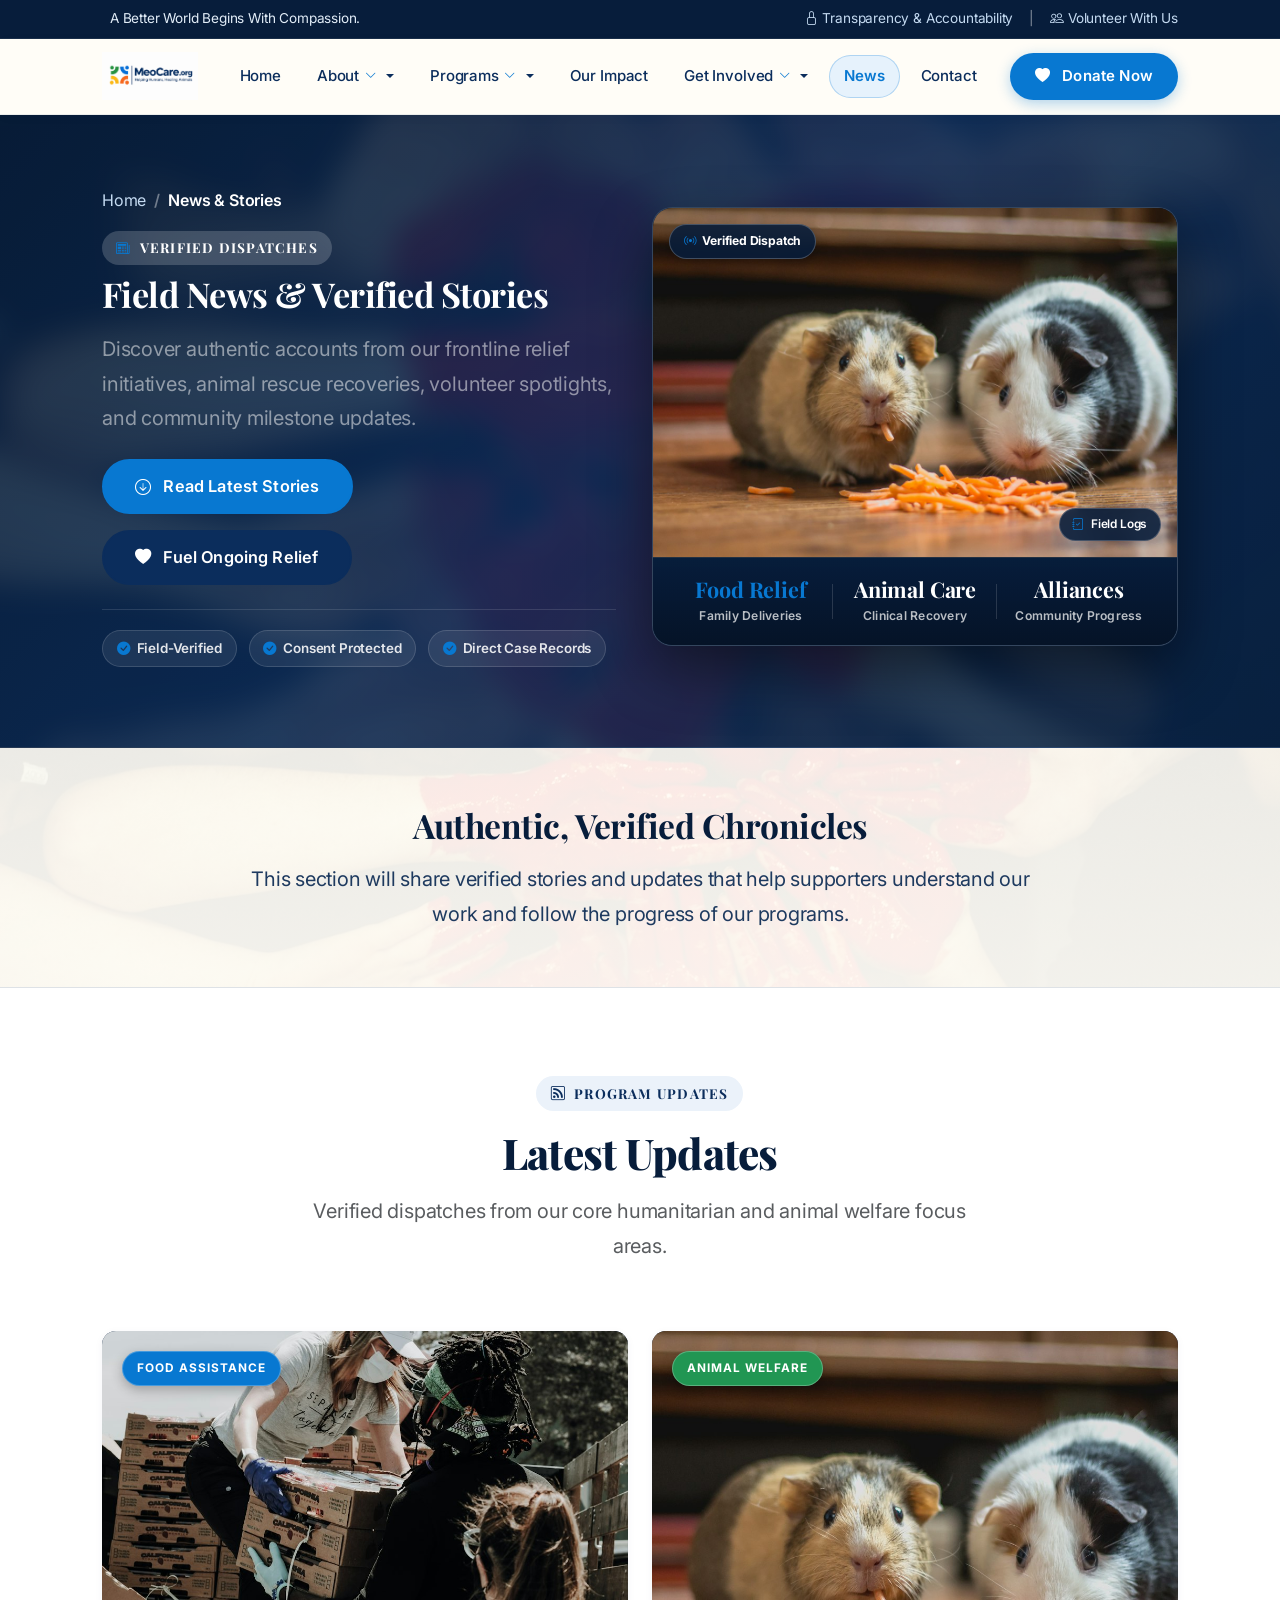
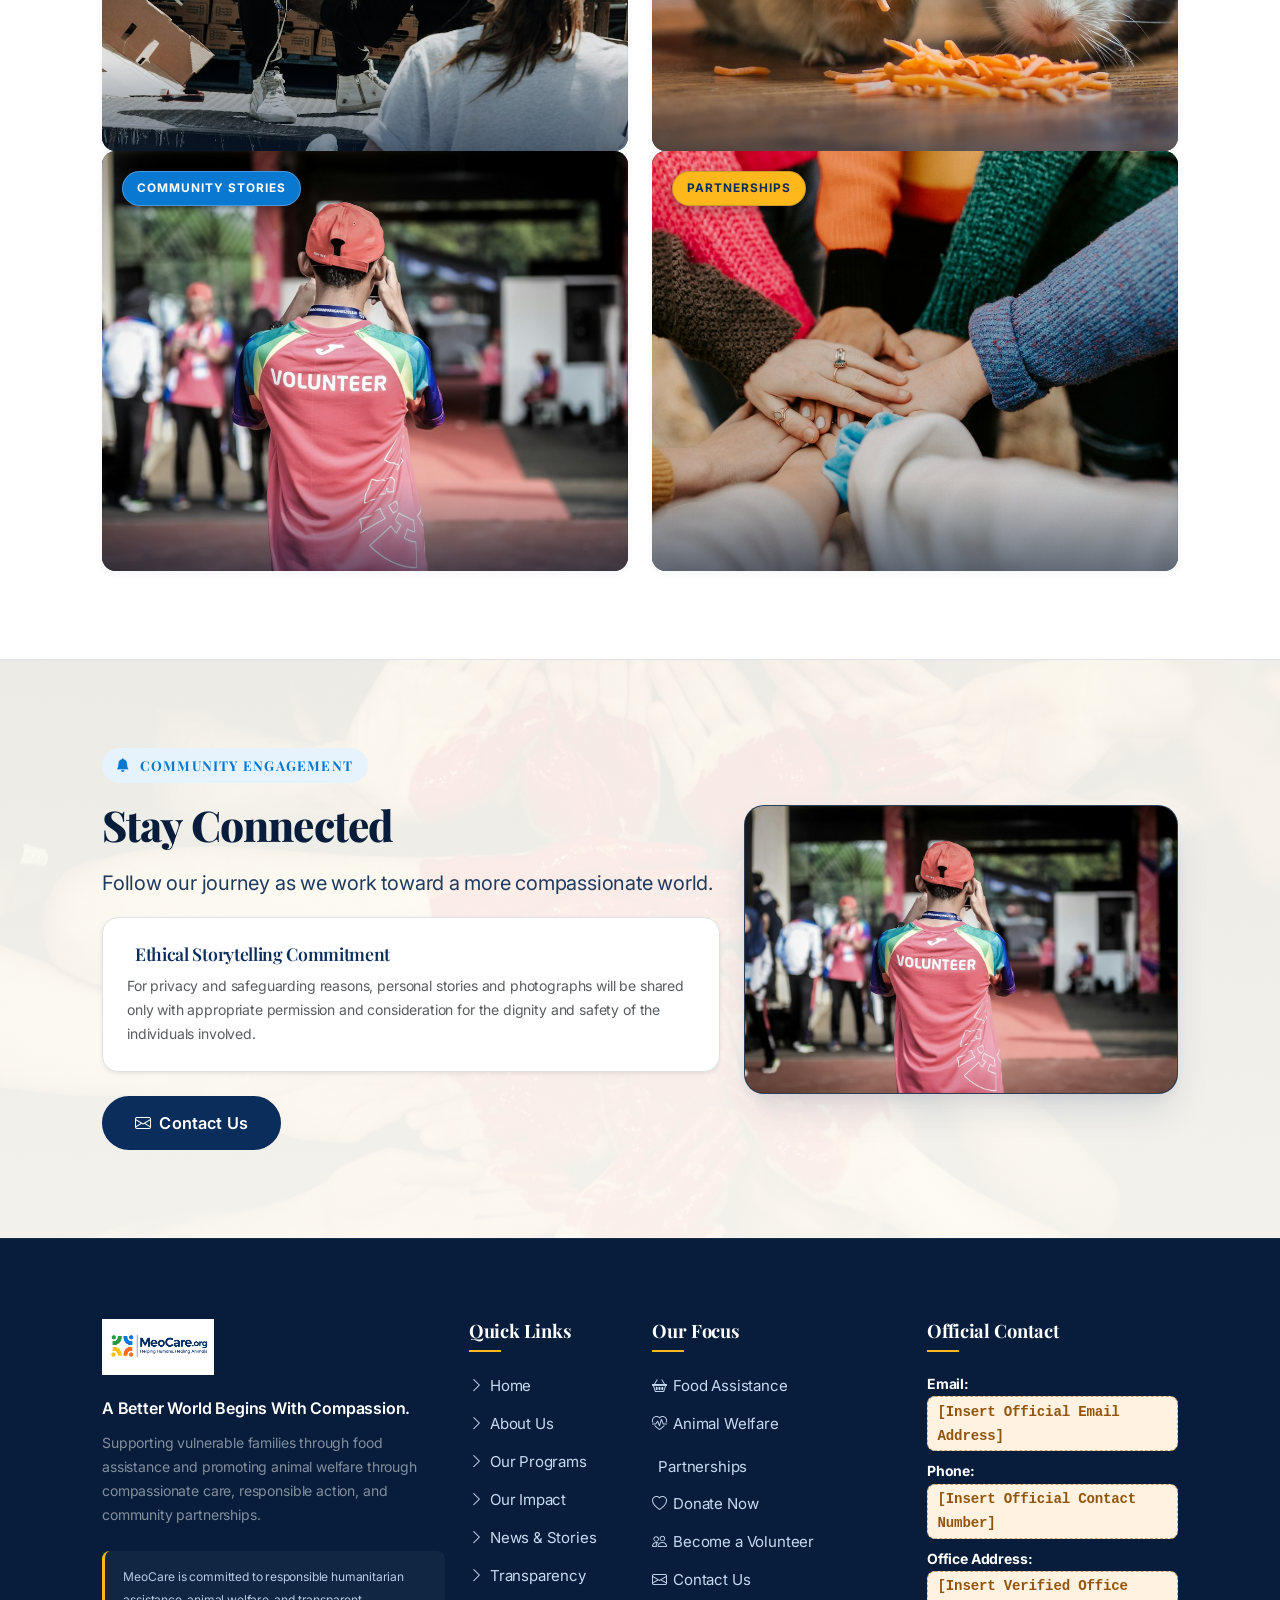
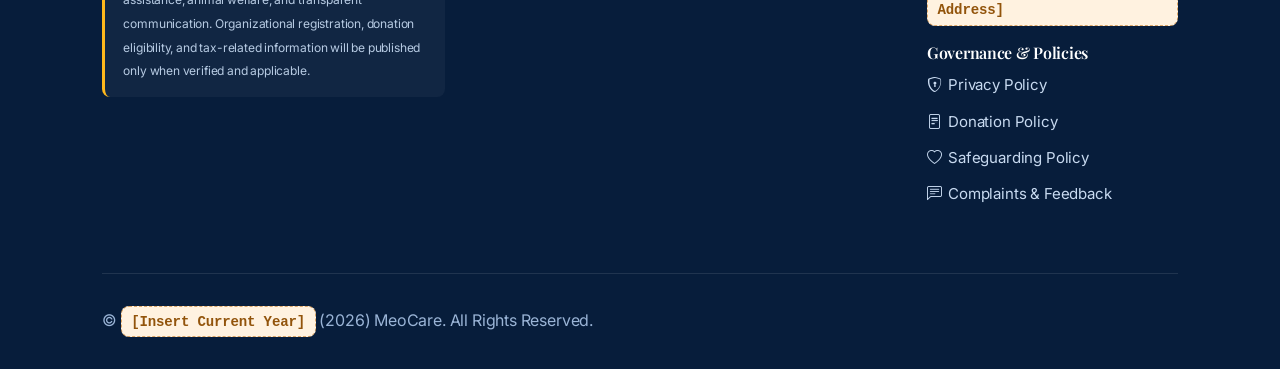
<file: news.html>
﻿<!DOCTYPE html>
<html lang="en">
<head>
  <meta charset="UTF-8">
  <meta name="viewport" content="width=device-width, initial-scale=1.0">
  <title>News & Stories | MEO Care Organization</title>
  <meta name="description" content="Updates from our mission: community food assistance, animal welfare updates, volunteer stories, and partnership announcements.">
  
  <link rel="icon" type="image/png" href="images/logo.png">

    <!-- Google Fonts (Playfair Display & Inter) -->
  <link rel="preconnect" href="https://fonts.googleapis.com">
  <link rel="preconnect" href="https://fonts.gstatic.com" crossorigin>
  <link href="https://fonts.googleapis.com/css2?family=Inter:wght@300;400;500;600;700;800&family=Playfair+Display:ital,wght@0,500;0,600;0,700;0,800;0,900;1,600;1,700&display=swap" rel="stylesheet">

  <!-- Bootstrap 5 CSS (Local with CDN fallback) -->
  <link rel="stylesheet" href="assets/css/bootstrap.min.css">

  <!-- Bootstrap Icons -->
  <link rel="stylesheet" href="assets/css/bootstrap-icons.min.css">
  <link rel="stylesheet" href="https://cdn.jsdelivr.net/npm/bootstrap-icons@1.11.3/font/bootstrap-icons.min.css" onerror="this.onerror=null;">

  <!-- Custom Stylesheet -->
  <link rel="stylesheet" href="assets/css/style.css">
</head>
<body>

  <!-- Top Announcement Bar -->
  <div class="top-bar">
    <div class="container d-flex justify-content-between align-items-center">
      <div class="d-flex align-items-center gap-2">
        <i class="bi bi-shield-heart-fill text-sage"></i>
        <span>A Better World Begins With Compassion.</span>
      </div>
      <div class="d-none d-md-flex align-items-center gap-3">
        <a href="transparency.html"><i class="bi bi-lock me-1"></i>Transparency & Accountability</a>
        <span class="text-white-50">|</span>
        <a href="volunteer.html"><i class="bi bi-people me-1"></i>Volunteer With Us</a>
      </div>
    </div>
  </div>

  <!-- Primary Navigation (Redesigned Premium Nonprofit Navbar) -->
  <nav class="navbar navbar-expand-xl navbar-custom sticky-top" id="mainNavbar" aria-label="Main Navigation">
    <div class="container">
      <!-- Official MEO Care Logo (Original 2:1 Proportions) -->
      <a class="navbar-brand" href="index.html" aria-label="MEO Care Organization Home">
        <img src="images/logo.png" alt="MEO Care Organization Logo" class="brand-logo" width="130" height="48">
      </a>

      <!-- Mobile Menu Toggle Button -->
      <button class="navbar-toggler border-0 shadow-none custom-toggler" type="button" data-bs-toggle="collapse" data-bs-target="#navbarMain" aria-controls="navbarMain" aria-expanded="false" aria-label="Toggle navigation">
        <span class="toggler-bar bar-1"></span>
        <span class="toggler-bar bar-2"></span>
        <span class="toggler-bar bar-3"></span>
      </button>

      <!-- Navigation Links & Dropdowns -->
      <div class="collapse navbar-collapse" id="navbarMain">
        <ul class="navbar-nav mx-auto align-items-xl-center">
          <li class="nav-item">
            <a class="nav-link" href="index.html">Home</a>
          </li>

          <!-- About Dropdown -->
          <li class="nav-item dropdown">
            <a class="nav-link dropdown-toggle" href="#" id="aboutDropdown" role="button" data-bs-toggle="dropdown" aria-expanded="false" data-bs-display="static" data-bs-auto-close="true">
              <span>About</span>
              <i class="bi bi-chevron-down nav-chevron" aria-hidden="true"></i>
            </a>
            <ul class="dropdown-menu dropdown-menu-custom border-0 shadow-md" aria-labelledby="aboutDropdown">
              <li>
                <a class="dropdown-item" href="about.html">
                  <span class="item-title">About MeoCare</span>
                  <span class="item-desc">Our mission, vision, and core purpose</span>
                </a>
              </li>
              <li>
                <a class="dropdown-item" href="about.html#values">
                  <span class="item-title">Our Values</span>
                  <span class="item-desc">6 ethical commitments guiding our work</span>
                </a>
              </li>
              <li>
                <a class="dropdown-item" href="transparency.html">
                  <span class="item-title">Transparency & Accountability</span>
                  <span class="item-desc">Open governance, reports, and promise</span>
                </a>
              </li>
              <li>
                <a class="dropdown-item" href="policies.html">
                  <span class="item-title">Policies & Governance</span>
                  <span class="item-desc">Privacy, safeguarding, and donation terms</span>
                </a>
              </li>
            </ul>
          </li>

          <!-- Programs Dropdown -->
          <li class="nav-item dropdown">
            <a class="nav-link dropdown-toggle" href="#" id="programsDropdown" role="button" data-bs-toggle="dropdown" aria-expanded="false" data-bs-display="static" data-bs-auto-close="true">
              <span>Programs</span>
              <i class="bi bi-chevron-down nav-chevron" aria-hidden="true"></i>
            </a>
            <ul class="dropdown-menu dropdown-menu-custom border-0 shadow-md" aria-labelledby="programsDropdown">
              <li>
                <a class="dropdown-item" href="programs.html">
                  <span class="item-title">All Programs Overview</span>
                  <span class="item-desc">Comprehensive relief & welfare overview</span>
                </a>
              </li>
              <li>
                <a class="dropdown-item" href="programs.html#food-assistance">
                  <span class="item-title">Food Assistance & Humanitarian Aid</span>
                  <span class="item-desc">Nourishing vulnerable families in need</span>
                </a>
              </li>
              <li>
                <a class="dropdown-item" href="programs.html#animal-welfare">
                  <span class="item-title">Animal Rescue & Welfare</span>
                  <span class="item-desc">Rescue, food, veterinary treatment & shelter</span>
                </a>
              </li>
              <li>
                <a class="dropdown-item" href="programs.html#community-partnerships">
                  <span class="item-title">Community Partnerships</span>
                  <span class="item-desc">CSR, institutional collaboration & in-kind aid</span>
                </a>
              </li>
            </ul>
          </li>

          <!-- Our Impact -->
          <li class="nav-item">
            <a class="nav-link" href="impact.html">Our Impact</a>
          </li>

          <!-- Get Involved Dropdown -->
          <li class="nav-item dropdown">
            <a class="nav-link dropdown-toggle" href="#" id="getInvolvedDropdown" role="button" data-bs-toggle="dropdown" aria-expanded="false" data-bs-display="static" data-bs-auto-close="true">
              <span>Get Involved</span>
              <i class="bi bi-chevron-down nav-chevron" aria-hidden="true"></i>
            </a>
            <ul class="dropdown-menu dropdown-menu-custom border-0 shadow-md" aria-labelledby="getInvolvedDropdown">
              <li>
                <a class="dropdown-item" href="volunteer.html">
                  <span class="item-title">Ways to Get Involved</span>
                  <span class="item-desc">Community support & volunteer avenues</span>
                </a>
              </li>
              <li>
                <a class="dropdown-item" href="volunteer.html#volunteer-form-section">
                  <span class="item-title">Become a Volunteer</span>
                  <span class="item-desc">Lend your time, care, or professional skills</span>
                </a>
              </li>
              <li>
                <a class="dropdown-item" href="volunteer.html#partner">
                  <span class="item-title">Partner With Us</span>
                  <span class="item-desc">Corporate partnerships & joint initiatives</span>
                </a>
              </li>
              <li>
                <a class="dropdown-item" href="donate.html">
                  <span class="item-title">Ways to Give</span>
                  <span class="item-desc">One-time, monthly, and in-kind giving options</span>
                </a>
              </li>
            </ul>
          </li>

          <!-- News (Active) -->
          <li class="nav-item">
            <a class="nav-link active" aria-current="page" href="news.html">News</a>
          </li>

          <!-- Contact -->
          <li class="nav-item">
            <a class="nav-link" href="contact.html">Contact</a>
          </li>
        </ul>

        <!-- Right Side: Prominent Tasteful Donate Now Button -->
        <div class="navbar-cta d-flex align-items-center">
          <a class="btn btn-navbar-donate" href="donate.html">
            <i class="bi bi-heart-fill me-1" aria-hidden="true"></i>
            <span>Donate Now</span>
          </a>
        </div>
      </div>
    </div>
  </nav>

  <!-- Page Header Hero -->
    <!-- Page Header Hero (Clean Premium Split Layout: News & Stories) -->
  <header class="page-hero page-hero-news">
    <div class="page-hero-bg"></div>
    <div class="container position-relative">
      <div class="row align-items-center g-5">
        <!-- Left Side: Narrative, CTAs & Dispatch Highlights -->
        <div class="col-lg-6 hero-page-left fade-in-on-scroll">
          <nav aria-label="breadcrumb" class="mb-3">
            <ol class="breadcrumb breadcrumb-custom">
              <li class="breadcrumb-item"><a href="index.html">Home</a></li>
              <li class="breadcrumb-item active" aria-current="page">News &amp; Stories</li>
            </ol>
          </nav>
          <span class="eyebrow eyebrow-white mb-2">
            <i class="bi bi-newspaper text-terracotta"></i> Verified Dispatches
          </span>
          <h1 class="display-5 text-white fw-bold mb-3">
            Field News &amp; Verified Stories
          </h1>
          <p class="fs-5 text-white-50 mb-4 leading-relaxed">
            Discover authentic accounts from our frontline relief initiatives, animal rescue recoveries, volunteer spotlights, and community milestone updates.
          </p>
          <div class="d-flex flex-wrap gap-3 mb-4">
            <a href="#latest" class="btn btn-terracotta btn-lg">
              <i class="bi bi-arrow-down-circle me-1"></i> Read Latest Stories
            </a>
            <a href="donate.html" class="btn btn-forest btn-lg">
              <i class="bi bi-heart-fill me-1"></i> Fuel Ongoing Relief
            </a>
          </div>
          <div class="hero-impact-guarantee">
            <span class="hero-impact-pill">
              <i class="bi bi-check-circle-fill text-terracotta"></i> Field-Verified
            </span>
            <span class="hero-impact-pill">
              <i class="bi bi-check-circle-fill text-terracotta"></i> Consent Protected
            </span>
            <span class="hero-impact-pill">
              <i class="bi bi-check-circle-fill text-terracotta"></i> Direct Case Records
            </span>
          </div>
        </div>

        <!-- Right Side: Master Photo Card with Story Focus -->
        <div class="col-lg-6 fade-in-on-scroll delay-1">
          <div class="page-hero-master-card" role="region" aria-label="MeoCare News &amp; Dispatch Spotlight">
            <div class="page-hero-img-wrap">
              <img src="assets/images/animal-rescue.jpg" alt="Documented animal rescue and clinical recovery in the field" loading="eager">
              <span class="page-hero-badge"><i class="bi bi-broadcast text-terracotta me-1"></i> Verified Dispatch</span>
              <span class="page-hero-stat-pill"><i class="bi bi-journal-check text-terracotta me-1"></i> Field Logs</span>
            </div>
            <div class="page-hero-card-footer">
              <div class="page-hero-stat-item">
                <span class="stat-num text-terracotta">Food Relief</span>
                <span class="stat-lbl">Family Deliveries</span>
              </div>
              <div class="page-hero-stat-item">
                <span class="stat-num text-white">Animal Care</span>
                <span class="stat-lbl">Clinical Recovery</span>
              </div>
              <div class="page-hero-stat-item">
                <span class="stat-num text-gold-muted">Alliances</span>
                <span class="stat-lbl">Community Progress</span>
              </div>
            </div>
          </div>
        </div>
      </div>
    </div>
  </header>

  <!-- News Overview Intro -->
  <section class="section-padding-sm bg-section-difference border-bottom">
    <div class="container">
      <div class="row justify-content-center text-center">
        <div class="col-lg-9 fade-in-on-scroll">
          <h2 class="h2 text-forest-deep mb-3">Authentic, Verified Chronicles</h2>
          <p class="fs-5 text-forest-mid mb-0">
            This section will share verified stories and updates that help supporters understand our work and follow the progress of our programs.
          </p>
        </div>
      </div>
    </div>
  </section>

  <!-- Latest Updates Section (4 Categories) -->
  <section class="section-padding bg-white border-bottom">
    <div class="container">
      <div class="row justify-content-center text-center mb-5">
        <div class="col-lg-8 fade-in-on-scroll">
          <span class="eyebrow">
            <i class="bi bi-rss text-forest"></i> Program Updates
          </span>
          <h2 class="h1 text-forest-deep mb-3">Latest Updates</h2>
          <p class="text-muted fs-5">
            Verified dispatches from our core humanitarian and animal welfare focus areas.
          </p>
        </div>
      </div>

            <!-- News & Story Cards (Hover Reveal Overlay Effect) -->
      <div class="row g-4">
        <!-- 1. Community Food Assistance -->
        <div class="col-md-6 col-lg-6 fade-in-on-scroll">
          <div class="card-reveal-box" tabindex="0" role="region" aria-label="Community Food Assistance" aria-expanded="false">
            <div class="card-reveal-media">
              <img src="assets/images/food-assistance.jpg" alt="Nutritious food assistance package distribution" class="card-reveal-img" loading="lazy">
              <span class="card-reveal-badge badge-food">Food Assistance</span>
              <span class="card-reveal-tap-hint d-md-none"><i class="bi bi-hand-index-thumb"></i> Tap to view</span>
            </div>
            <div class="card-reveal-overlay">
              <div class="card-reveal-content">
                <span class="card-reveal-eyebrow"><i class="bi bi-basket2-fill"></i> Humanitarian Relief</span>
                <h3 class="card-reveal-title">Community Food Assistance</h3>
                <p class="card-reveal-desc">
                  Read about our food assistance activities, the needs identified within communities, and the steps taken to support eligible families facing hardship.
                </p>
                <div class="card-reveal-actions">
                  <button type="button" class="btn btn-terracotta" data-bs-toggle="modal" data-bs-target="#modalFoodStory">
                    Read Story &rarr;
                  </button>
                  <a href="donate.html?fund=food" class="btn btn-outline-white">
                    <i class="bi bi-heart-fill"></i> Donate
                  </a>
                </div>
              </div>
            </div>
          </div>
        </div>

        <!-- 2. Animal Welfare Updates -->
        <div class="col-md-6 col-lg-6 fade-in-on-scroll delay-1">
          <div class="card-reveal-box" tabindex="0" role="region" aria-label="Animal Welfare Updates" aria-expanded="false">
            <div class="card-reveal-media">
              <img src="assets/images/animal-rescue.jpg" alt="Animal rescue and clinical care" class="card-reveal-img" loading="lazy">
              <span class="card-reveal-badge badge-animal">Animal Welfare</span>
              <span class="card-reveal-tap-hint d-md-none"><i class="bi bi-hand-index-thumb"></i> Tap to view</span>
            </div>
            <div class="card-reveal-overlay">
              <div class="card-reveal-content">
                <span class="card-reveal-eyebrow"><i class="bi bi-heart-pulse-fill"></i> Animal Care</span>
                <h3 class="card-reveal-title">Animal Welfare Updates</h3>
                <p class="card-reveal-desc">
                  Learn about animal welfare initiatives, rescue-related activities, care efforts, and opportunities to improve animal well-being across local areas.
                </p>
                <div class="card-reveal-actions">
                  <button type="button" class="btn btn-terracotta" data-bs-toggle="modal" data-bs-target="#modalAnimalStory">
                    Read Story &rarr;
                  </button>
                  <a href="donate.html?fund=animal" class="btn btn-outline-white">
                    <i class="bi bi-heart-pulse-fill"></i> Donate
                  </a>
                </div>
              </div>
            </div>
          </div>
        </div>

        <!-- 3. Volunteer & Community Stories -->
        <div class="col-md-6 col-lg-6 fade-in-on-scroll">
          <div class="card-reveal-box" tabindex="0" role="region" aria-label="Volunteer and Community Stories" aria-expanded="false">
            <div class="card-reveal-media">
              <img src="assets/images/volunteer-community.jpg" alt="Volunteers collaborating for community support" class="card-reveal-img" loading="lazy">
              <span class="card-reveal-badge badge-food">Community Stories</span>
              <span class="card-reveal-tap-hint d-md-none"><i class="bi bi-hand-index-thumb"></i> Tap to view</span>
            </div>
            <div class="card-reveal-overlay">
              <div class="card-reveal-content">
                <span class="card-reveal-eyebrow"><i class="bi bi-people-fill"></i> Volunteer Spotlights</span>
                <h3 class="card-reveal-title">Volunteer &amp; Community Stories</h3>
                <p class="card-reveal-desc">
                  Explore the contributions of volunteers and community members who support our mission through their time, skills, and generosity.
                </p>
                <div class="card-reveal-actions">
                  <button type="button" class="btn btn-terracotta" data-bs-toggle="modal" data-bs-target="#modalVolStory">
                    Read Story &rarr;
                  </button>
                  <a href="volunteer.html" class="btn btn-outline-white">
                    Get Involved &rarr;
                  </a>
                </div>
              </div>
            </div>
          </div>
        </div>

        <!-- 4. Partnership Announcements -->
        <div class="col-md-6 col-lg-6 fade-in-on-scroll delay-1">
          <div class="card-reveal-box" tabindex="0" role="region" aria-label="Partnership Announcements" aria-expanded="false">
            <div class="card-reveal-media">
              <img src="assets/images/partnership-collaboration.jpg" alt="Confirmed collaborations and joint initiatives" class="card-reveal-img" loading="lazy">
              <span class="card-reveal-badge badge-partner">Partnerships</span>
              <span class="card-reveal-tap-hint d-md-none"><i class="bi bi-hand-index-thumb"></i> Tap to view</span>
            </div>
            <div class="card-reveal-overlay">
              <div class="card-reveal-content">
                <span class="card-reveal-eyebrow"><i class="bi bi-handshake-fill"></i> Institutional Collaboration</span>
                <h3 class="card-reveal-title">Partnership Announcements</h3>
                <p class="card-reveal-desc">
                  Discover confirmed collaborations, joint initiatives, and partnership developments that support our humanitarian and animal welfare goals.
                </p>
                <div class="card-reveal-actions">
                  <button type="button" class="btn btn-terracotta" data-bs-toggle="modal" data-bs-target="#modalPartnerStory">
                    Read Story &rarr;
                  </button>
                  <a href="volunteer.html#partner" class="btn btn-outline-white">
                    Partner With Us &rarr;
                  </a>
                </div>
              </div>
            </div>
          </div>
        </div>
      </div>
    </div>
  </section>

  <!-- Stay Connected Section -->
  <section class="section-padding bg-section-news">
    <div class="container">
      <div class="row align-items-center g-5">
        <div class="col-lg-7 fade-in-on-scroll">
          <span class="eyebrow eyebrow-terracotta">
            <i class="bi bi-bell-fill"></i> Community Engagement
          </span>
          <h2 class="h1 text-forest-deep mb-3">Stay Connected</h2>
          <p class="fs-5 text-forest-mid mb-3">
            Follow our journey as we work toward a more compassionate world.
          </p>
          <div class="card p-4 rounded-4 bg-white border border-forest border-opacity-25 shadow-sm mb-4">
            <h5 class="text-forest mb-2"><i class="bi bi-shield-heart text-terracotta me-2"></i> Ethical Storytelling Commitment</h5>
            <p class="small text-muted mb-0">
              For privacy and safeguarding reasons, personal stories and photographs will be shared only with appropriate permission and consideration for the dignity and safety of the individuals involved.
            </p>
          </div>
          <a href="contact.html" class="btn btn-forest btn-lg">
            <i class="bi bi-envelope"></i> Contact Us
          </a>
        </div>

        <div class="col-lg-5 fade-in-on-scroll delay-1">
          <div class="hero-banner-card">
            <img src="images/volunteer-community.jpg" alt="MEO Care community support and voluntary action" class="img-fluid rounded-4 shadow-sm">
          </div>
        </div>
      </div>
    </div>
  </section>

  <!-- Modals for Story Overviews -->
  <!-- Modal 1: Food Story -->
  <div class="modal fade" id="modalFoodStory" tabindex="-1" aria-labelledby="modalFoodStoryLabel" aria-hidden="true">
    <div class="modal-dialog modal-dialog-centered">
      <div class="modal-content rounded-4 border-0 shadow-lg">
        <div class="modal-header bg-sage-tint border-0">
          <h5 class="modal-title font-heading text-forest" id="modalFoodStoryLabel">Community Food Assistance</h5>
          <button type="button" class="btn-close" data-bs-dismiss="modal" aria-label="Close"></button>
        </div>
        <div class="modal-body p-4">
          <p class="text-forest-mid">
            Read about our food assistance activities, the needs identified within communities, and the steps taken to support eligible families.
          </p>
          <p class="small text-muted">
            MeoCare aims to support vulnerable households through food assistance initiatives designed to help address immediate needs while preserving dignity and respect. Verified distribution accounts and reports will appear here once authenticated.
          </p>
          <div class="p-3 bg-light rounded-3 text-muted small">
            <i class="bi bi-info-circle me-1"></i> Beneficiary identity is protected under our Safeguarding and Privacy policies.
          </div>
        </div>
        <div class="modal-footer border-0">
          <a href="donate.html?fund=food" class="btn btn-forest">Support Food Relief</a>
          <button type="button" class="btn btn-outline-secondary" data-bs-dismiss="modal">Close</button>
        </div>
      </div>
    </div>
  </div>

  <!-- Modal 2: Animal Story -->
  <div class="modal fade" id="modalAnimalStory" tabindex="-1" aria-labelledby="modalAnimalStoryLabel" aria-hidden="true">
    <div class="modal-dialog modal-dialog-centered">
      <div class="modal-content rounded-4 border-0 shadow-lg">
        <div class="modal-header bg-sage-tint border-0">
          <h5 class="modal-title font-heading text-forest" id="modalAnimalStoryLabel">Animal Welfare Updates</h5>
          <button type="button" class="btn-close" data-bs-dismiss="modal" aria-label="Close"></button>
        </div>
        <div class="modal-body p-4">
          <p class="text-forest-mid">
            Learn about animal welfare initiatives, rescue-related activities, care efforts, and opportunities to improve animal well-being.
          </p>
          <p class="small text-muted">
            Our animal welfare initiatives aim to assist animals in need through rescue support, feeding, veterinary care, and rehabilitation, depending on available resources and qualified partnerships.
          </p>
          <div class="p-3 bg-light rounded-3 text-muted small">
            <i class="bi bi-info-circle me-1"></i> Medical case histories and veterinary partner notes will be linked to authenticated reports.
          </div>
        </div>
        <div class="modal-footer border-0">
          <a href="donate.html?fund=animal" class="btn btn-terracotta">Support Animal Welfare</a>
          <button type="button" class="btn btn-outline-secondary" data-bs-dismiss="modal">Close</button>
        </div>
      </div>
    </div>
  </div>

  <!-- Modal 3: Volunteer Story -->
  <div class="modal fade" id="modalVolStory" tabindex="-1" aria-labelledby="modalVolStoryLabel" aria-hidden="true">
    <div class="modal-dialog modal-dialog-centered">
      <div class="modal-content rounded-4 border-0 shadow-lg">
        <div class="modal-header bg-sage-tint border-0">
          <h5 class="modal-title font-heading text-forest" id="modalVolStoryLabel">Volunteer & Community Stories</h5>
          <button type="button" class="btn-close" data-bs-dismiss="modal" aria-label="Close"></button>
        </div>
        <div class="modal-body p-4">
          <p class="text-forest-mid">
            Explore the contributions of volunteers and community members who support our mission through their time, skills, and generosity.
          </p>
          <p class="small text-muted">
            Whether through packing rations, transporting rescued animals, or offering professional design and legal skills, each helper embodies our motto: A Better World Begins With Compassion.
          </p>
        </div>
        <div class="modal-footer border-0">
          <a href="volunteer.html" class="btn btn-forest">Volunteer With Us</a>
          <button type="button" class="btn btn-outline-secondary" data-bs-dismiss="modal">Close</button>
        </div>
      </div>
    </div>
  </div>

  <!-- Modal 4: Partner Story -->
  <div class="modal fade" id="modalPartnerStory" tabindex="-1" aria-labelledby="modalPartnerStoryLabel" aria-hidden="true">
    <div class="modal-dialog modal-dialog-centered">
      <div class="modal-content rounded-4 border-0 shadow-lg">
        <div class="modal-header bg-sage-tint border-0">
          <h5 class="modal-title font-heading text-forest" id="modalPartnerStoryLabel">Partnership Announcements</h5>
          <button type="button" class="btn-close" data-bs-dismiss="modal" aria-label="Close"></button>
        </div>
        <div class="modal-body p-4">
          <p class="text-forest-mid">
            Discover confirmed collaborations, joint initiatives, and partnership developments that support our humanitarian and animal welfare goals.
          </p>
          <p class="small text-muted">
            We will not present unverified partnerships as established facts. Confirmed memorandums and institutional programs will be announced here once signed and ratified.
          </p>
        </div>
        <div class="modal-footer border-0">
          <a href="volunteer.html#partner" class="btn btn-forest">Explore Partnerships</a>
          <button type="button" class="btn btn-outline-secondary" data-bs-dismiss="modal">Close</button>
        </div>
      </div>
    </div>
  </div>

  <!-- Footer -->
  <footer class="footer-custom">
    <div class="container">
      <div class="row g-4">
        <div class="col-lg-4 col-md-6">
          <a href="index.html" class="d-inline-block">
            <img src="images/logo.png" alt="MEO Care Organization Logo" class="footer-logo">
          </a>
          <p class="text-white fw-semibold mb-2">A Better World Begins With Compassion.</p>
          <p class="text-white-50 small mb-4">
            Supporting vulnerable families through food assistance and promoting animal welfare through compassionate care, responsible action, and community partnerships.
          </p>
          <div class="footer-disclaimer-box">
            <small>
              MeoCare is committed to responsible humanitarian assistance, animal welfare, and transparent communication. Organizational registration, donation eligibility, and tax-related information will be published only when verified and applicable.
            </small>
          </div>
        </div>

        <div class="col-lg-2 col-md-6 col-6">
          <h4 class="footer-heading">Quick Links</h4>
          <ul class="footer-links">
            <li><a href="index.html"><i class="bi bi-chevron-right"></i> Home</a></li>
            <li><a href="about.html"><i class="bi bi-chevron-right"></i> About Us</a></li>
            <li><a href="programs.html"><i class="bi bi-chevron-right"></i> Our Programs</a></li>
            <li><a href="impact.html"><i class="bi bi-chevron-right"></i> Our Impact</a></li>
            <li><a href="news.html"><i class="bi bi-chevron-right"></i> News & Stories</a></li>
            <li><a href="transparency.html"><i class="bi bi-chevron-right"></i> Transparency</a></li>
          </ul>
        </div>

        <div class="col-lg-3 col-md-6 col-6">
          <h4 class="footer-heading">Our Focus</h4>
          <ul class="footer-links">
            <li><a href="programs.html#food-assistance"><i class="bi bi-basket2"></i> Food Assistance</a></li>
            <li><a href="programs.html#animal-welfare"><i class="bi bi-heart-pulse"></i> Animal Welfare</a></li>
            <li><a href="programs.html#community-partnerships"><i class="bi bi-handshake"></i> Partnerships</a></li>
            <li><a href="donate.html"><i class="bi bi-heart"></i> Donate Now</a></li>
            <li><a href="volunteer.html"><i class="bi bi-people"></i> Become a Volunteer</a></li>
            <li><a href="contact.html"><i class="bi bi-envelope"></i> Contact Us</a></li>
          </ul>
        </div>

        <div class="col-lg-3 col-md-6">
          <h4 class="footer-heading">Official Contact</h4>
          <ul class="footer-links mb-3">
            <li class="text-white-50 small mb-2">
              <strong class="text-white d-block">Email:</strong>
              <span class="placeholder-pill">[Insert Official Email Address]</span>
            </li>
            <li class="text-white-50 small mb-2">
              <strong class="text-white d-block">Phone:</strong>
              <span class="placeholder-pill">[Insert Official Contact Number]</span>
            </li>
            <li class="text-white-50 small mb-2">
              <strong class="text-white d-block">Office Address:</strong>
              <span class="placeholder-pill">[Insert Verified Office Address]</span>
            </li>
          </ul>

          <h5 class="text-white fs-6 mt-3 mb-2">Governance & Policies</h5>
          <ul class="footer-links small">
            <li><a href="policies.html#privacy"><i class="bi bi-shield-lock"></i> Privacy Policy</a></li>
            <li><a href="policies.html#donation"><i class="bi bi-file-text"></i> Donation Policy</a></li>
            <li><a href="policies.html#safeguarding"><i class="bi bi-heart"></i> Safeguarding Policy</a></li>
            <li><a href="policies.html#complaints"><i class="bi bi-chat-left-text"></i> Complaints & Feedback</a></li>
          </ul>
        </div>
      </div>

      <div class="footer-bottom d-flex flex-column flex-md-row justify-content-between align-items-center gap-2">
        <p class="mb-0">
          &copy; <span class="placeholder-pill">[Insert Current Year]</span> (<span class="current-year-text">2026</span>) MeoCare. All Rights Reserved.
        </p>
      </div>
    </div>
  </footer>

  <button id="btnScrollTop" class="btn-scroll-top" aria-label="Scroll to top of page">
    <i class="bi bi-arrow-up"></i>
  </button>

  <script src="assets/js/jquery.min.js"></script>
  <script src="assets/js/bootstrap.bundle.min.js"></script>
  <script src="assets/js/main.js"></script>
</body>
</html>
</file>
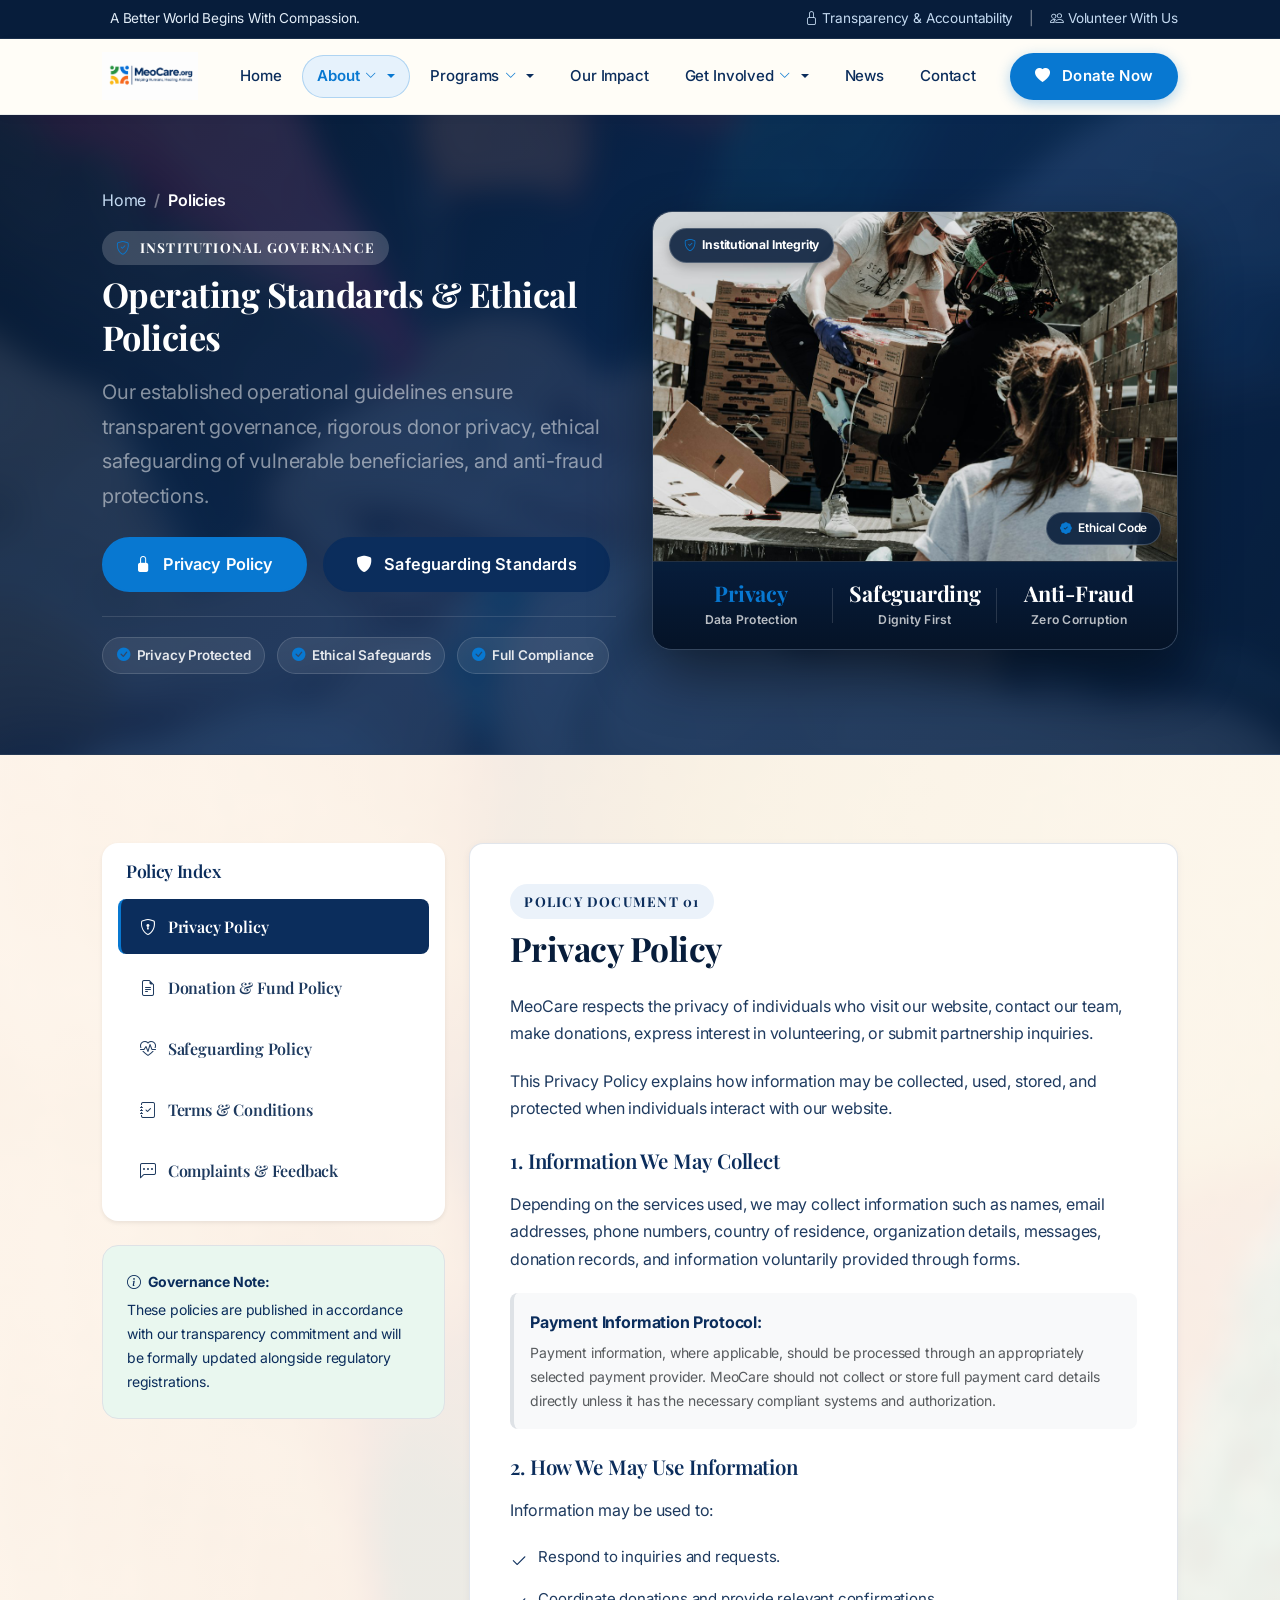
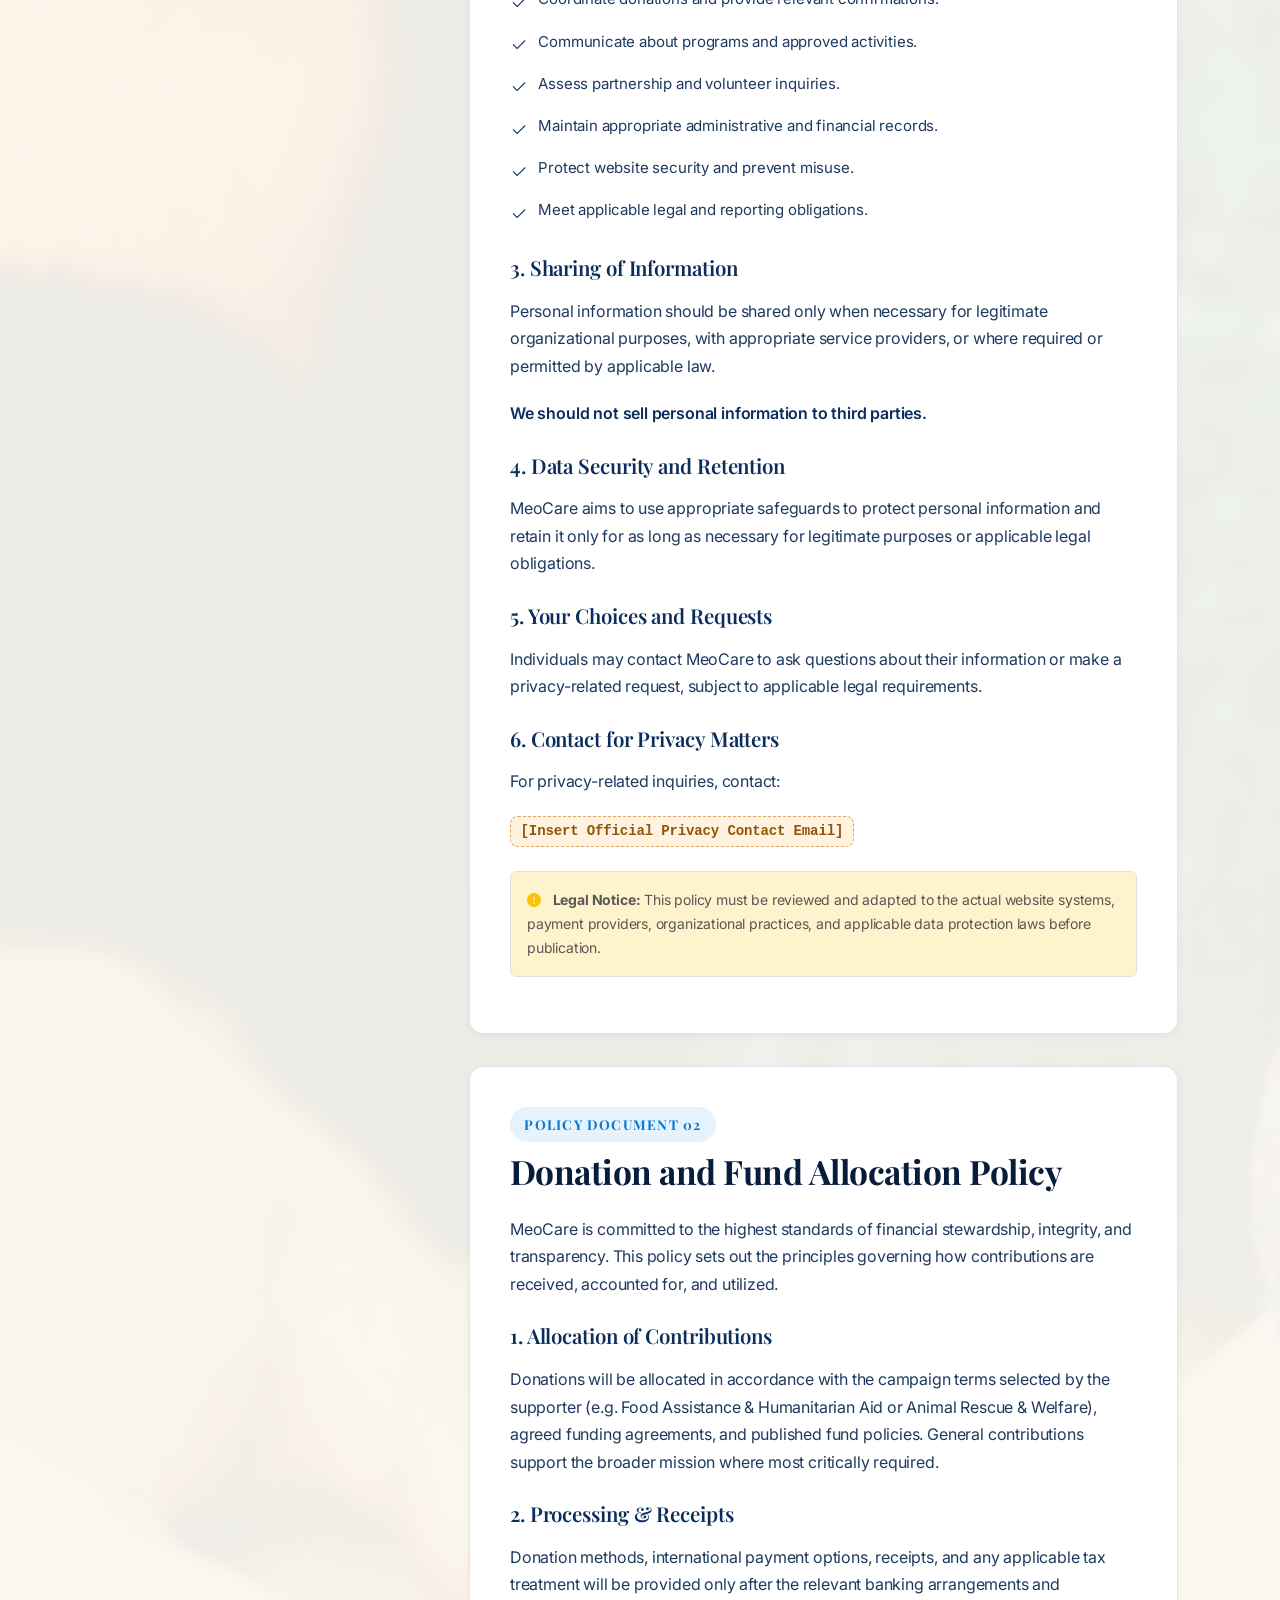
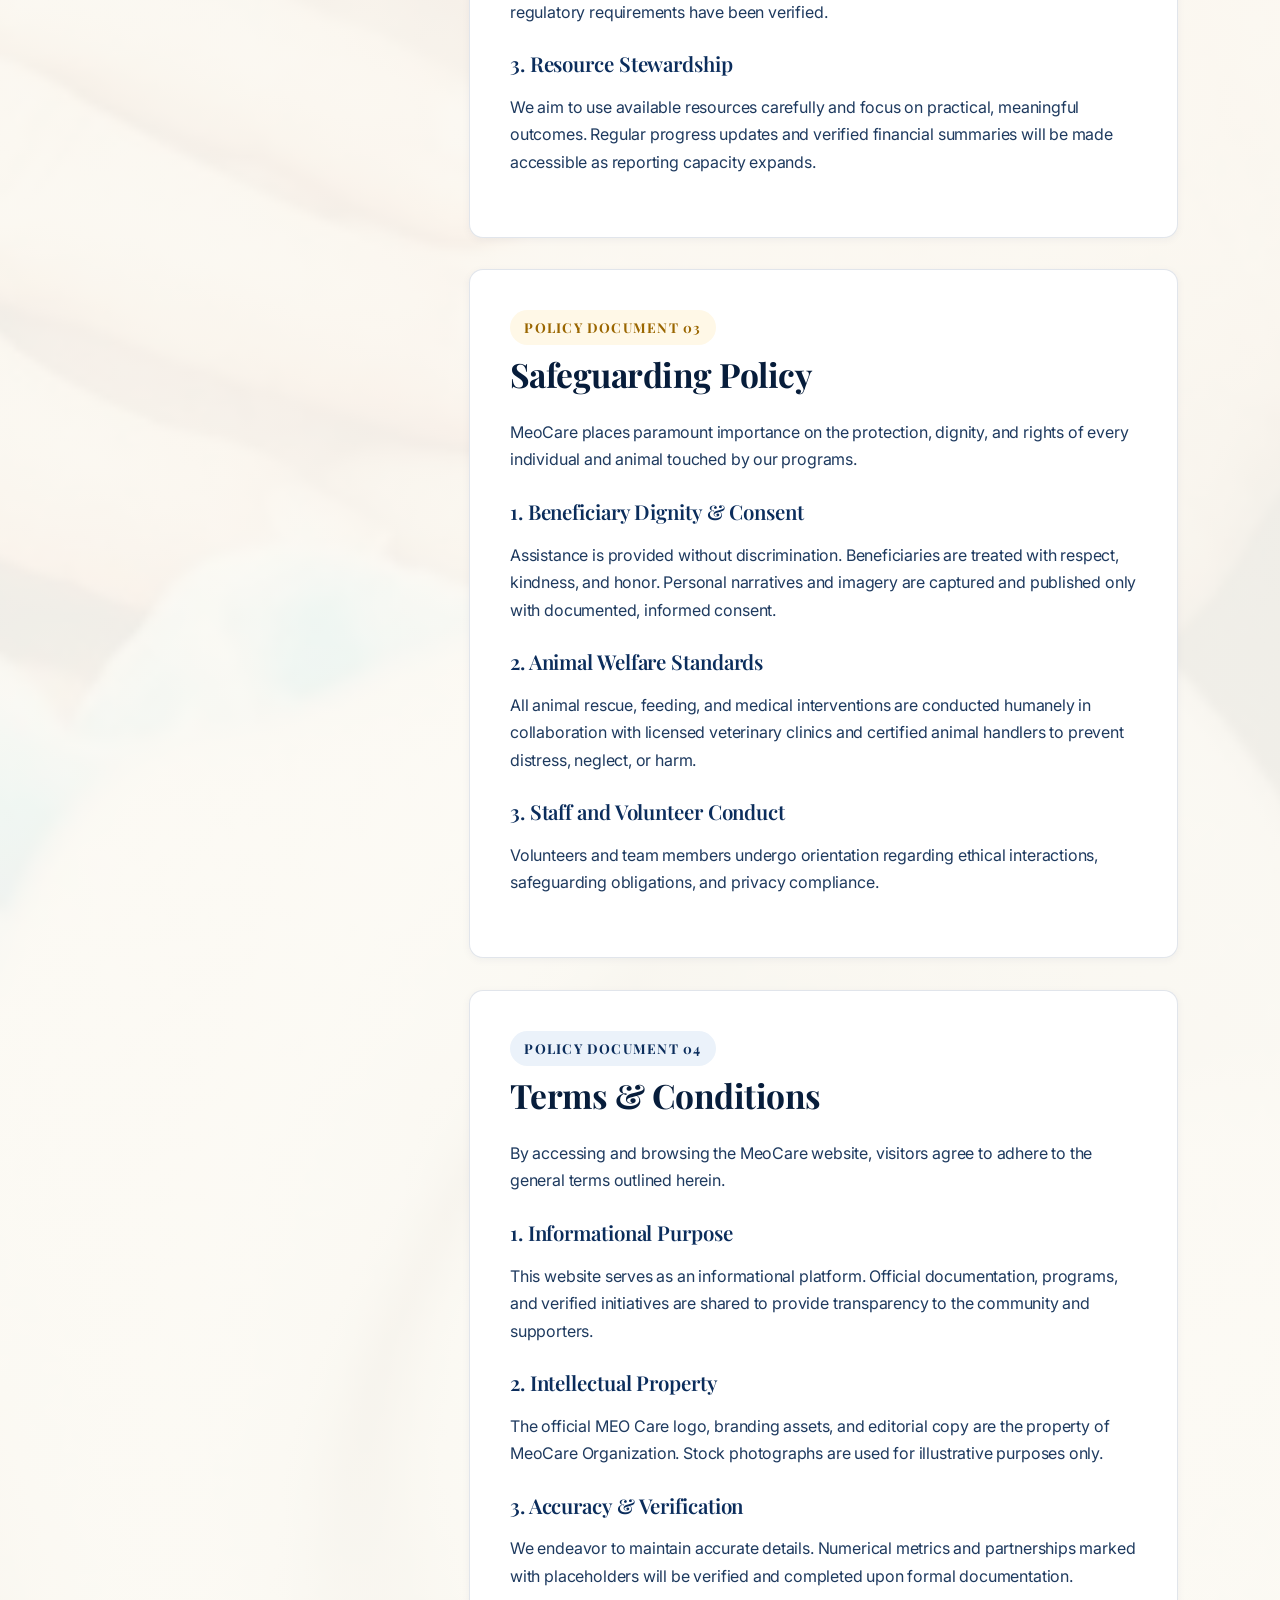
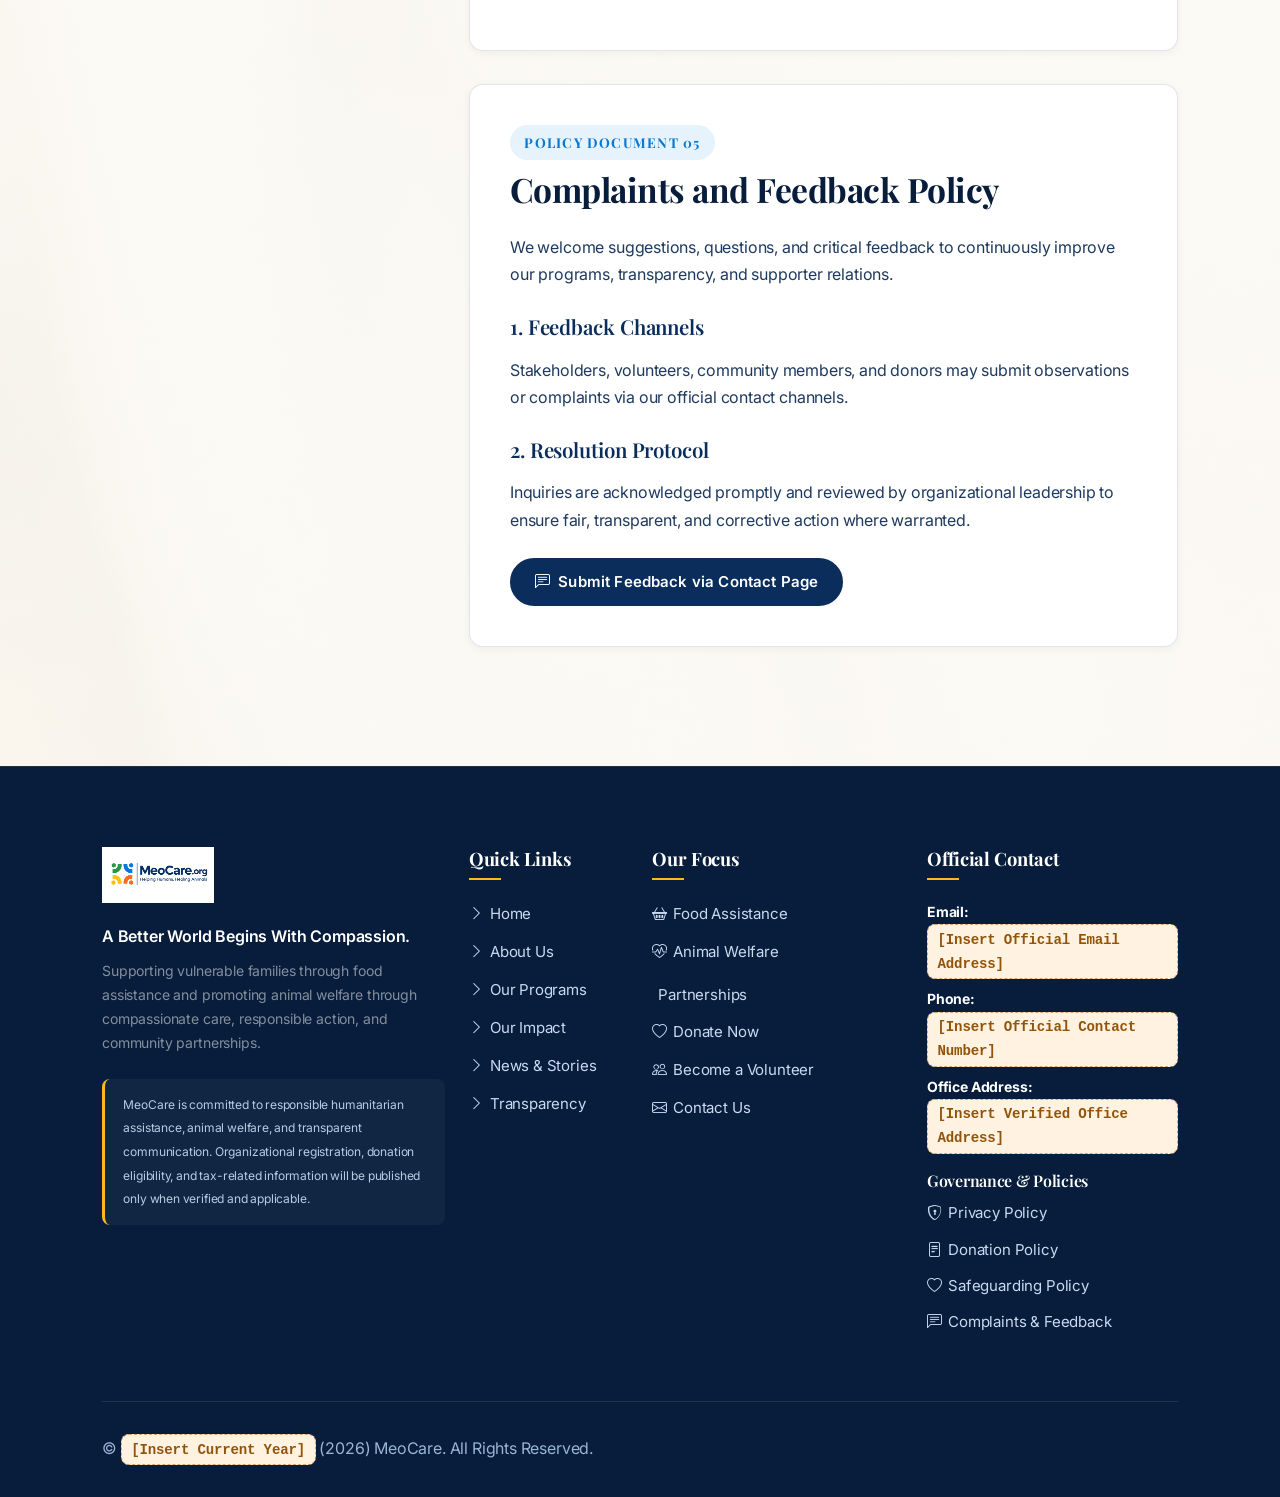
<file: policies.html>
﻿<!DOCTYPE html>
<html lang="en">
<head>
  <meta charset="UTF-8">
  <meta name="viewport" content="width=device-width, initial-scale=1.0">
  <title>Policies & Governance | MEO Care Organization</title>
  <meta name="description" content="Official policies of MeoCare Organization: Privacy Policy, Donation Policy, Safeguarding Policy, and Feedback Procedures.">
  
  <link rel="icon" type="image/png" href="images/logo.png">

    <!-- Google Fonts (Playfair Display & Inter) -->
  <link rel="preconnect" href="https://fonts.googleapis.com">
  <link rel="preconnect" href="https://fonts.gstatic.com" crossorigin>
  <link href="https://fonts.googleapis.com/css2?family=Inter:wght@300;400;500;600;700;800&family=Playfair+Display:ital,wght@0,500;0,600;0,700;0,800;0,900;1,600;1,700&display=swap" rel="stylesheet">

  <!-- Bootstrap 5 CSS (Local with CDN fallback) -->
  <link rel="stylesheet" href="assets/css/bootstrap.min.css">

  <!-- Bootstrap Icons -->
  <link rel="stylesheet" href="assets/css/bootstrap-icons.min.css">
  <link rel="stylesheet" href="https://cdn.jsdelivr.net/npm/bootstrap-icons@1.11.3/font/bootstrap-icons.min.css" onerror="this.onerror=null;">

  <!-- Custom Stylesheet -->
  <link rel="stylesheet" href="assets/css/style.css">
</head>
<body>

  <!-- Top Announcement Bar -->
  <div class="top-bar">
    <div class="container d-flex justify-content-between align-items-center">
      <div class="d-flex align-items-center gap-2">
        <i class="bi bi-shield-heart-fill text-sage"></i>
        <span>A Better World Begins With Compassion.</span>
      </div>
      <div class="d-none d-md-flex align-items-center gap-3">
        <a href="transparency.html"><i class="bi bi-lock me-1"></i>Transparency & Accountability</a>
        <span class="text-white-50">|</span>
        <a href="volunteer.html"><i class="bi bi-people me-1"></i>Volunteer With Us</a>
      </div>
    </div>
  </div>

  <!-- Primary Navigation (Redesigned Premium Nonprofit Navbar) -->
  <nav class="navbar navbar-expand-xl navbar-custom sticky-top" id="mainNavbar" aria-label="Main Navigation">
    <div class="container">
      <!-- Official MEO Care Logo (Original 2:1 Proportions) -->
      <a class="navbar-brand" href="index.html" aria-label="MEO Care Organization Home">
        <img src="images/logo.png" alt="MEO Care Organization Logo" class="brand-logo" width="130" height="48">
      </a>

      <!-- Mobile Menu Toggle Button -->
      <button class="navbar-toggler border-0 shadow-none custom-toggler" type="button" data-bs-toggle="collapse" data-bs-target="#navbarMain" aria-controls="navbarMain" aria-expanded="false" aria-label="Toggle navigation">
        <span class="toggler-bar bar-1"></span>
        <span class="toggler-bar bar-2"></span>
        <span class="toggler-bar bar-3"></span>
      </button>

      <!-- Navigation Links & Dropdowns -->
      <div class="collapse navbar-collapse" id="navbarMain">
        <ul class="navbar-nav mx-auto align-items-xl-center">
          <li class="nav-item">
            <a class="nav-link" href="index.html">Home</a>
          </li>

          <!-- About Dropdown (Active via Policies) -->
          <li class="nav-item dropdown">
            <a class="nav-link dropdown-toggle active" href="#" id="aboutDropdown" role="button" data-bs-toggle="dropdown" aria-expanded="false" data-bs-display="static" data-bs-auto-close="true">
              <span>About</span>
              <i class="bi bi-chevron-down nav-chevron" aria-hidden="true"></i>
            </a>
            <ul class="dropdown-menu dropdown-menu-custom border-0 shadow-md" aria-labelledby="aboutDropdown">
              <li>
                <a class="dropdown-item" href="about.html">
                  <span class="item-title">About MeoCare</span>
                  <span class="item-desc">Our mission, vision, and core purpose</span>
                </a>
              </li>
              <li>
                <a class="dropdown-item" href="about.html#values">
                  <span class="item-title">Our Values</span>
                  <span class="item-desc">6 ethical commitments guiding our work</span>
                </a>
              </li>
              <li>
                <a class="dropdown-item" href="transparency.html">
                  <span class="item-title">Transparency & Accountability</span>
                  <span class="item-desc">Open governance, reports, and promise</span>
                </a>
              </li>
              <li>
                <a class="dropdown-item active" href="policies.html">
                  <span class="item-title">Policies & Governance</span>
                  <span class="item-desc">Privacy, safeguarding, and donation terms</span>
                </a>
              </li>
            </ul>
          </li>

          <!-- Programs Dropdown -->
          <li class="nav-item dropdown">
            <a class="nav-link dropdown-toggle" href="#" id="programsDropdown" role="button" data-bs-toggle="dropdown" aria-expanded="false" data-bs-display="static" data-bs-auto-close="true">
              <span>Programs</span>
              <i class="bi bi-chevron-down nav-chevron" aria-hidden="true"></i>
            </a>
            <ul class="dropdown-menu dropdown-menu-custom border-0 shadow-md" aria-labelledby="programsDropdown">
              <li>
                <a class="dropdown-item" href="programs.html">
                  <span class="item-title">All Programs Overview</span>
                  <span class="item-desc">Comprehensive relief & welfare overview</span>
                </a>
              </li>
              <li>
                <a class="dropdown-item" href="programs.html#food-assistance">
                  <span class="item-title">Food Assistance & Humanitarian Aid</span>
                  <span class="item-desc">Nourishing vulnerable families in need</span>
                </a>
              </li>
              <li>
                <a class="dropdown-item" href="programs.html#animal-welfare">
                  <span class="item-title">Animal Rescue & Welfare</span>
                  <span class="item-desc">Rescue, food, veterinary treatment & shelter</span>
                </a>
              </li>
              <li>
                <a class="dropdown-item" href="programs.html#community-partnerships">
                  <span class="item-title">Community Partnerships</span>
                  <span class="item-desc">CSR, institutional collaboration & in-kind aid</span>
                </a>
              </li>
            </ul>
          </li>

          <!-- Our Impact -->
          <li class="nav-item">
            <a class="nav-link" href="impact.html">Our Impact</a>
          </li>

          <!-- Get Involved Dropdown -->
          <li class="nav-item dropdown">
            <a class="nav-link dropdown-toggle" href="#" id="getInvolvedDropdown" role="button" data-bs-toggle="dropdown" aria-expanded="false" data-bs-display="static" data-bs-auto-close="true">
              <span>Get Involved</span>
              <i class="bi bi-chevron-down nav-chevron" aria-hidden="true"></i>
            </a>
            <ul class="dropdown-menu dropdown-menu-custom border-0 shadow-md" aria-labelledby="getInvolvedDropdown">
              <li>
                <a class="dropdown-item" href="volunteer.html">
                  <span class="item-title">Ways to Get Involved</span>
                  <span class="item-desc">Community support & volunteer avenues</span>
                </a>
              </li>
              <li>
                <a class="dropdown-item" href="volunteer.html#volunteer-form-section">
                  <span class="item-title">Become a Volunteer</span>
                  <span class="item-desc">Lend your time, care, or professional skills</span>
                </a>
              </li>
              <li>
                <a class="dropdown-item" href="volunteer.html#partner">
                  <span class="item-title">Partner With Us</span>
                  <span class="item-desc">Corporate partnerships & joint initiatives</span>
                </a>
              </li>
              <li>
                <a class="dropdown-item" href="donate.html">
                  <span class="item-title">Ways to Give</span>
                  <span class="item-desc">One-time, monthly, and in-kind giving options</span>
                </a>
              </li>
            </ul>
          </li>

          <!-- News -->
          <li class="nav-item">
            <a class="nav-link" href="news.html">News</a>
          </li>

          <!-- Contact -->
          <li class="nav-item">
            <a class="nav-link" href="contact.html">Contact</a>
          </li>
        </ul>

        <!-- Right Side: Prominent Tasteful Donate Now Button -->
        <div class="navbar-cta d-flex align-items-center">
          <a class="btn btn-navbar-donate" href="donate.html">
            <i class="bi bi-heart-fill me-1" aria-hidden="true"></i>
            <span>Donate Now</span>
          </a>
        </div>
      </div>
    </div>
  </nav>

  <!-- Page Header Hero -->
    <!-- Page Header Hero (Clean Premium Split Layout: Policies) -->
  <header class="page-hero page-hero-policies">
    <div class="page-hero-bg"></div>
    <div class="container position-relative">
      <div class="row align-items-center g-5">
        <!-- Left Side: Narrative, CTAs & Governance Guarantees -->
        <div class="col-lg-6 hero-page-left fade-in-on-scroll">
          <nav aria-label="breadcrumb" class="mb-3">
            <ol class="breadcrumb breadcrumb-custom">
              <li class="breadcrumb-item"><a href="index.html">Home</a></li>
              <li class="breadcrumb-item active" aria-current="page">Policies</li>
            </ol>
          </nav>
          <span class="eyebrow eyebrow-white mb-2">
            <i class="bi bi-shield-check text-terracotta"></i> Institutional Governance
          </span>
          <h1 class="display-5 text-white fw-bold mb-3">
            Operating Standards &amp; Ethical Policies
          </h1>
          <p class="fs-5 text-white-50 mb-4 leading-relaxed">
            Our established operational guidelines ensure transparent governance, rigorous donor privacy, ethical safeguarding of vulnerable beneficiaries, and anti-fraud protections.
          </p>
          <div class="d-flex flex-wrap gap-3 mb-4">
            <a href="#privacy-policy" class="btn btn-terracotta btn-lg">
              <i class="bi bi-lock-fill me-1"></i> Privacy Policy
            </a>
            <a href="#safeguarding" class="btn btn-forest btn-lg">
              <i class="bi bi-shield-fill me-1"></i> Safeguarding Standards
            </a>
          </div>
          <div class="hero-impact-guarantee">
            <span class="hero-impact-pill">
              <i class="bi bi-check-circle-fill text-terracotta"></i> Privacy Protected
            </span>
            <span class="hero-impact-pill">
              <i class="bi bi-check-circle-fill text-terracotta"></i> Ethical Safeguards
            </span>
            <span class="hero-impact-pill">
              <i class="bi bi-check-circle-fill text-terracotta"></i> Full Compliance
            </span>
          </div>
        </div>

        <!-- Right Side: Master Photo Card with Policy Highlights -->
        <div class="col-lg-6 fade-in-on-scroll delay-1">
          <div class="page-hero-master-card" role="region" aria-label="MeoCare Governance Spotlight">
            <div class="page-hero-img-wrap">
              <img src="assets/images/food-assistance.jpg" alt="Ethical organizational distribution standards and policy adherence" loading="eager">
              <span class="page-hero-badge"><i class="bi bi-shield-check text-terracotta me-1"></i> Institutional Integrity</span>
              <span class="page-hero-stat-pill"><i class="bi bi-patch-check-fill text-terracotta me-1"></i> Ethical Code</span>
            </div>
            <div class="page-hero-card-footer">
              <div class="page-hero-stat-item">
                <span class="stat-num text-terracotta">Privacy</span>
                <span class="stat-lbl">Data Protection</span>
              </div>
              <div class="page-hero-stat-item">
                <span class="stat-num text-white">Safeguarding</span>
                <span class="stat-lbl">Dignity First</span>
              </div>
              <div class="page-hero-stat-item">
                <span class="stat-num text-gold-muted">Anti-Fraud</span>
                <span class="stat-lbl">Zero Corruption</span>
              </div>
            </div>
          </div>
        </div>
      </div>
    </div>
  </header>

  <!-- Policies Content Section with Sidebar Tabs -->
  <section class="section-padding bg-section-policies">
    <div class="container">
      <div class="row g-5">
        
        <!-- Sidebar Navigation -->
        <div class="col-lg-4">
          <div class="sticky-top" style="top: 100px; z-index: 10;">
            <div class="card p-3 rounded-4 bg-white border-0 shadow-sm mb-4">
              <h5 class="text-forest mb-3 px-2 font-heading">Policy Index</h5>
              <nav class="d-flex flex-column">
                <a href="#privacy" class="policy-nav-link active">
                  <i class="bi bi-shield-lock me-2"></i> Privacy Policy
                </a>
                <a href="#donation" class="policy-nav-link">
                  <i class="bi bi-file-earmark-text me-2"></i> Donation & Fund Policy
                </a>
                <a href="#safeguarding" class="policy-nav-link">
                  <i class="bi bi-heart-pulse me-2"></i> Safeguarding Policy
                </a>
                <a href="#terms" class="policy-nav-link">
                  <i class="bi bi-journal-check me-2"></i> Terms & Conditions
                </a>
                <a href="#complaints" class="policy-nav-link">
                  <i class="bi bi-chat-left-dots me-2"></i> Complaints & Feedback
                </a>
              </nav>
            </div>

            <div class="p-4 rounded-4 bg-sage-tint border text-forest small">
              <strong class="d-block mb-1"><i class="bi bi-info-circle me-1"></i> Governance Note:</strong>
              These policies are published in accordance with our transparency commitment and will be formally updated alongside regulatory registrations.
            </div>
          </div>
        </div>

        <!-- Policy Documents Area -->
        <div class="col-lg-8">

          <!-- 1. PRIVACY POLICY (Full Content from requirements) -->
          <article id="privacy" class="policy-card policy-card-target fade-in-on-scroll">
            <span class="eyebrow mb-2">Policy Document 01</span>
            <h2 class="h2 text-forest-deep mb-4">Privacy Policy</h2>
            
            <p class="fs-6 text-forest-mid">
              MeoCare respects the privacy of individuals who visit our website, contact our team, make donations, express interest in volunteering, or submit partnership inquiries.
            </p>
            <p>
              This Privacy Policy explains how information may be collected, used, stored, and protected when individuals interact with our website.
            </p>

            <h4 class="text-forest mt-4 mb-3">1. Information We May Collect</h4>
            <p>
              Depending on the services used, we may collect information such as names, email addresses, phone numbers, country of residence, organization details, messages, donation records, and information voluntarily provided through forms.
            </p>
            <div class="p-3 bg-light rounded-3 border-start border-4 border-forest mb-3">
              <strong class="text-forest d-block mb-1">Payment Information Protocol:</strong>
              <p class="small text-muted mb-0">
                Payment information, where applicable, should be processed through an appropriately selected payment provider. MeoCare should not collect or store full payment card details directly unless it has the necessary compliant systems and authorization.
              </p>
            </div>

            <h4 class="text-forest mt-4 mb-3">2. How We May Use Information</h4>
            <p>Information may be used to:</p>
            <ul class="focus-pill-list">
              <li><i class="bi bi-check2 text-forest"></i> Respond to inquiries and requests.</li>
              <li><i class="bi bi-check2 text-forest"></i> Coordinate donations and provide relevant confirmations.</li>
              <li><i class="bi bi-check2 text-forest"></i> Communicate about programs and approved activities.</li>
              <li><i class="bi bi-check2 text-forest"></i> Assess partnership and volunteer inquiries.</li>
              <li><i class="bi bi-check2 text-forest"></i> Maintain appropriate administrative and financial records.</li>
              <li><i class="bi bi-check2 text-forest"></i> Protect website security and prevent misuse.</li>
              <li><i class="bi bi-check2 text-forest"></i> Meet applicable legal and reporting obligations.</li>
            </ul>

            <h4 class="text-forest mt-4 mb-3">3. Sharing of Information</h4>
            <p>
              Personal information should be shared only when necessary for legitimate organizational purposes, with appropriate service providers, or where required or permitted by applicable law.
            </p>
            <p class="fw-semibold text-forest">
              We should not sell personal information to third parties.
            </p>

            <h4 class="text-forest mt-4 mb-3">4. Data Security and Retention</h4>
            <p>
              MeoCare aims to use appropriate safeguards to protect personal information and retain it only for as long as necessary for legitimate purposes or applicable legal obligations.
            </p>

            <h4 class="text-forest mt-4 mb-3">5. Your Choices and Requests</h4>
            <p>
              Individuals may contact MeoCare to ask questions about their information or make a privacy-related request, subject to applicable legal requirements.
            </p>

            <h4 class="text-forest mt-4 mb-3">6. Contact for Privacy Matters</h4>
            <p>For privacy-related inquiries, contact:</p>
            <div class="mb-3">
              <span class="placeholder-pill">[Insert Official Privacy Contact Email]</span>
            </div>

            <div class="alert alert-warning border text-muted small mt-4">
              <i class="bi bi-exclamation-circle-fill text-warning me-2"></i>
              <strong>Legal Notice:</strong> This policy must be reviewed and adapted to the actual website systems, payment providers, organizational practices, and applicable data protection laws before publication.
            </div>
          </article>

          <!-- 2. DONATION AND FUND ALLOCATION POLICY -->
          <article id="donation" class="policy-card policy-card-target fade-in-on-scroll">
            <span class="eyebrow eyebrow-terracotta mb-2">Policy Document 02</span>
            <h2 class="h2 text-forest-deep mb-4">Donation and Fund Allocation Policy</h2>
            
            <p>
              MeoCare is committed to the highest standards of financial stewardship, integrity, and transparency. This policy sets out the principles governing how contributions are received, accounted for, and utilized.
            </p>

            <h4 class="text-forest mt-4 mb-3">1. Allocation of Contributions</h4>
            <p>
              Donations will be allocated in accordance with the campaign terms selected by the supporter (e.g. Food Assistance & Humanitarian Aid or Animal Rescue & Welfare), agreed funding agreements, and published fund policies. General contributions support the broader mission where most critically required.
            </p>

            <h4 class="text-forest mt-4 mb-3">2. Processing & Receipts</h4>
            <p>
              Donation methods, international payment options, receipts, and any applicable tax treatment will be provided only after the relevant banking arrangements and regulatory requirements have been verified.
            </p>

            <h4 class="text-forest mt-4 mb-3">3. Resource Stewardship</h4>
            <p>
              We aim to use available resources carefully and focus on practical, meaningful outcomes. Regular progress updates and verified financial summaries will be made accessible as reporting capacity expands.
            </p>
          </article>

          <!-- 3. SAFEGUARDING POLICY -->
          <article id="safeguarding" class="policy-card policy-card-target fade-in-on-scroll">
            <span class="eyebrow eyebrow-gold mb-2">Policy Document 03</span>
            <h2 class="h2 text-forest-deep mb-4">Safeguarding Policy</h2>
            
            <p>
              MeoCare places paramount importance on the protection, dignity, and rights of every individual and animal touched by our programs.
            </p>

            <h4 class="text-forest mt-4 mb-3">1. Beneficiary Dignity & Consent</h4>
            <p>
              Assistance is provided without discrimination. Beneficiaries are treated with respect, kindness, and honor. Personal narratives and imagery are captured and published only with documented, informed consent.
            </p>

            <h4 class="text-forest mt-4 mb-3">2. Animal Welfare Standards</h4>
            <p>
              All animal rescue, feeding, and medical interventions are conducted humanely in collaboration with licensed veterinary clinics and certified animal handlers to prevent distress, neglect, or harm.
            </p>

            <h4 class="text-forest mt-4 mb-3">3. Staff and Volunteer Conduct</h4>
            <p>
              Volunteers and team members undergo orientation regarding ethical interactions, safeguarding obligations, and privacy compliance.
            </p>
          </article>

          <!-- 4. TERMS & CONDITIONS -->
          <article id="terms" class="policy-card policy-card-target fade-in-on-scroll">
            <span class="eyebrow mb-2">Policy Document 04</span>
            <h2 class="h2 text-forest-deep mb-4">Terms & Conditions</h2>
            
            <p>
              By accessing and browsing the MeoCare website, visitors agree to adhere to the general terms outlined herein.
            </p>

            <h4 class="text-forest mt-4 mb-3">1. Informational Purpose</h4>
            <p>
              This website serves as an informational platform. Official documentation, programs, and verified initiatives are shared to provide transparency to the community and supporters.
            </p>

            <h4 class="text-forest mt-4 mb-3">2. Intellectual Property</h4>
            <p>
              The official MEO Care logo, branding assets, and editorial copy are the property of MeoCare Organization. Stock photographs are used for illustrative purposes only.
            </p>

            <h4 class="text-forest mt-4 mb-3">3. Accuracy & Verification</h4>
            <p>
              We endeavor to maintain accurate details. Numerical metrics and partnerships marked with placeholders will be verified and completed upon formal documentation.
            </p>
          </article>

          <!-- 5. COMPLAINTS & FEEDBACK POLICY -->
          <article id="complaints" class="policy-card policy-card-target fade-in-on-scroll">
            <span class="eyebrow eyebrow-terracotta mb-2">Policy Document 05</span>
            <h2 class="h2 text-forest-deep mb-4">Complaints and Feedback Policy</h2>
            
            <p>
              We welcome suggestions, questions, and critical feedback to continuously improve our programs, transparency, and supporter relations.
            </p>

            <h4 class="text-forest mt-4 mb-3">1. Feedback Channels</h4>
            <p>
              Stakeholders, volunteers, community members, and donors may submit observations or complaints via our official contact channels.
            </p>

            <h4 class="text-forest mt-4 mb-3">2. Resolution Protocol</h4>
            <p>
              Inquiries are acknowledged promptly and reviewed by organizational leadership to ensure fair, transparent, and corrective action where warranted.
            </p>
            <div class="mt-4">
              <a href="contact.html" class="btn btn-forest">
                <i class="bi bi-chat-left-text"></i> Submit Feedback via Contact Page
              </a>
            </div>
          </article>

        </div>
      </div>
    </div>
  </section>

  <!-- Footer -->
  <footer class="footer-custom">
    <div class="container">
      <div class="row g-4">
        <div class="col-lg-4 col-md-6">
          <a href="index.html" class="d-inline-block">
            <img src="images/logo.png" alt="MEO Care Organization Logo" class="footer-logo">
          </a>
          <p class="text-white fw-semibold mb-2">A Better World Begins With Compassion.</p>
          <p class="text-white-50 small mb-4">
            Supporting vulnerable families through food assistance and promoting animal welfare through compassionate care, responsible action, and community partnerships.
          </p>
          <div class="footer-disclaimer-box">
            <small>
              MeoCare is committed to responsible humanitarian assistance, animal welfare, and transparent communication. Organizational registration, donation eligibility, and tax-related information will be published only when verified and applicable.
            </small>
          </div>
        </div>

        <div class="col-lg-2 col-md-6 col-6">
          <h4 class="footer-heading">Quick Links</h4>
          <ul class="footer-links">
            <li><a href="index.html"><i class="bi bi-chevron-right"></i> Home</a></li>
            <li><a href="about.html"><i class="bi bi-chevron-right"></i> About Us</a></li>
            <li><a href="programs.html"><i class="bi bi-chevron-right"></i> Our Programs</a></li>
            <li><a href="impact.html"><i class="bi bi-chevron-right"></i> Our Impact</a></li>
            <li><a href="news.html"><i class="bi bi-chevron-right"></i> News & Stories</a></li>
            <li><a href="transparency.html"><i class="bi bi-chevron-right"></i> Transparency</a></li>
          </ul>
        </div>

        <div class="col-lg-3 col-md-6 col-6">
          <h4 class="footer-heading">Our Focus</h4>
          <ul class="footer-links">
            <li><a href="programs.html#food-assistance"><i class="bi bi-basket2"></i> Food Assistance</a></li>
            <li><a href="programs.html#animal-welfare"><i class="bi bi-heart-pulse"></i> Animal Welfare</a></li>
            <li><a href="programs.html#community-partnerships"><i class="bi bi-handshake"></i> Partnerships</a></li>
            <li><a href="donate.html"><i class="bi bi-heart"></i> Donate Now</a></li>
            <li><a href="volunteer.html"><i class="bi bi-people"></i> Become a Volunteer</a></li>
            <li><a href="contact.html"><i class="bi bi-envelope"></i> Contact Us</a></li>
          </ul>
        </div>

        <div class="col-lg-3 col-md-6">
          <h4 class="footer-heading">Official Contact</h4>
          <ul class="footer-links mb-3">
            <li class="text-white-50 small mb-2">
              <strong class="text-white d-block">Email:</strong>
              <span class="placeholder-pill">[Insert Official Email Address]</span>
            </li>
            <li class="text-white-50 small mb-2">
              <strong class="text-white d-block">Phone:</strong>
              <span class="placeholder-pill">[Insert Official Contact Number]</span>
            </li>
            <li class="text-white-50 small mb-2">
              <strong class="text-white d-block">Office Address:</strong>
              <span class="placeholder-pill">[Insert Verified Office Address]</span>
            </li>
          </ul>

          <h5 class="text-white fs-6 mt-3 mb-2">Governance & Policies</h5>
          <ul class="footer-links small">
            <li><a href="policies.html#privacy"><i class="bi bi-shield-lock"></i> Privacy Policy</a></li>
            <li><a href="policies.html#donation"><i class="bi bi-file-text"></i> Donation Policy</a></li>
            <li><a href="policies.html#safeguarding"><i class="bi bi-heart"></i> Safeguarding Policy</a></li>
            <li><a href="policies.html#complaints"><i class="bi bi-chat-left-text"></i> Complaints & Feedback</a></li>
          </ul>
        </div>
      </div>

      <div class="footer-bottom d-flex flex-column flex-md-row justify-content-between align-items-center gap-2">
        <p class="mb-0">
          &copy; <span class="placeholder-pill">[Insert Current Year]</span> (<span class="current-year-text">2026</span>) MeoCare. All Rights Reserved.
        </p>
      </div>
    </div>
  </footer>

  <button id="btnScrollTop" class="btn-scroll-top" aria-label="Scroll to top of page">
    <i class="bi bi-arrow-up"></i>
  </button>

  <script src="assets/js/jquery.min.js"></script>
  <script src="assets/js/bootstrap.bundle.min.js"></script>
  <script src="assets/js/main.js"></script>
</body>
</html>
</file>
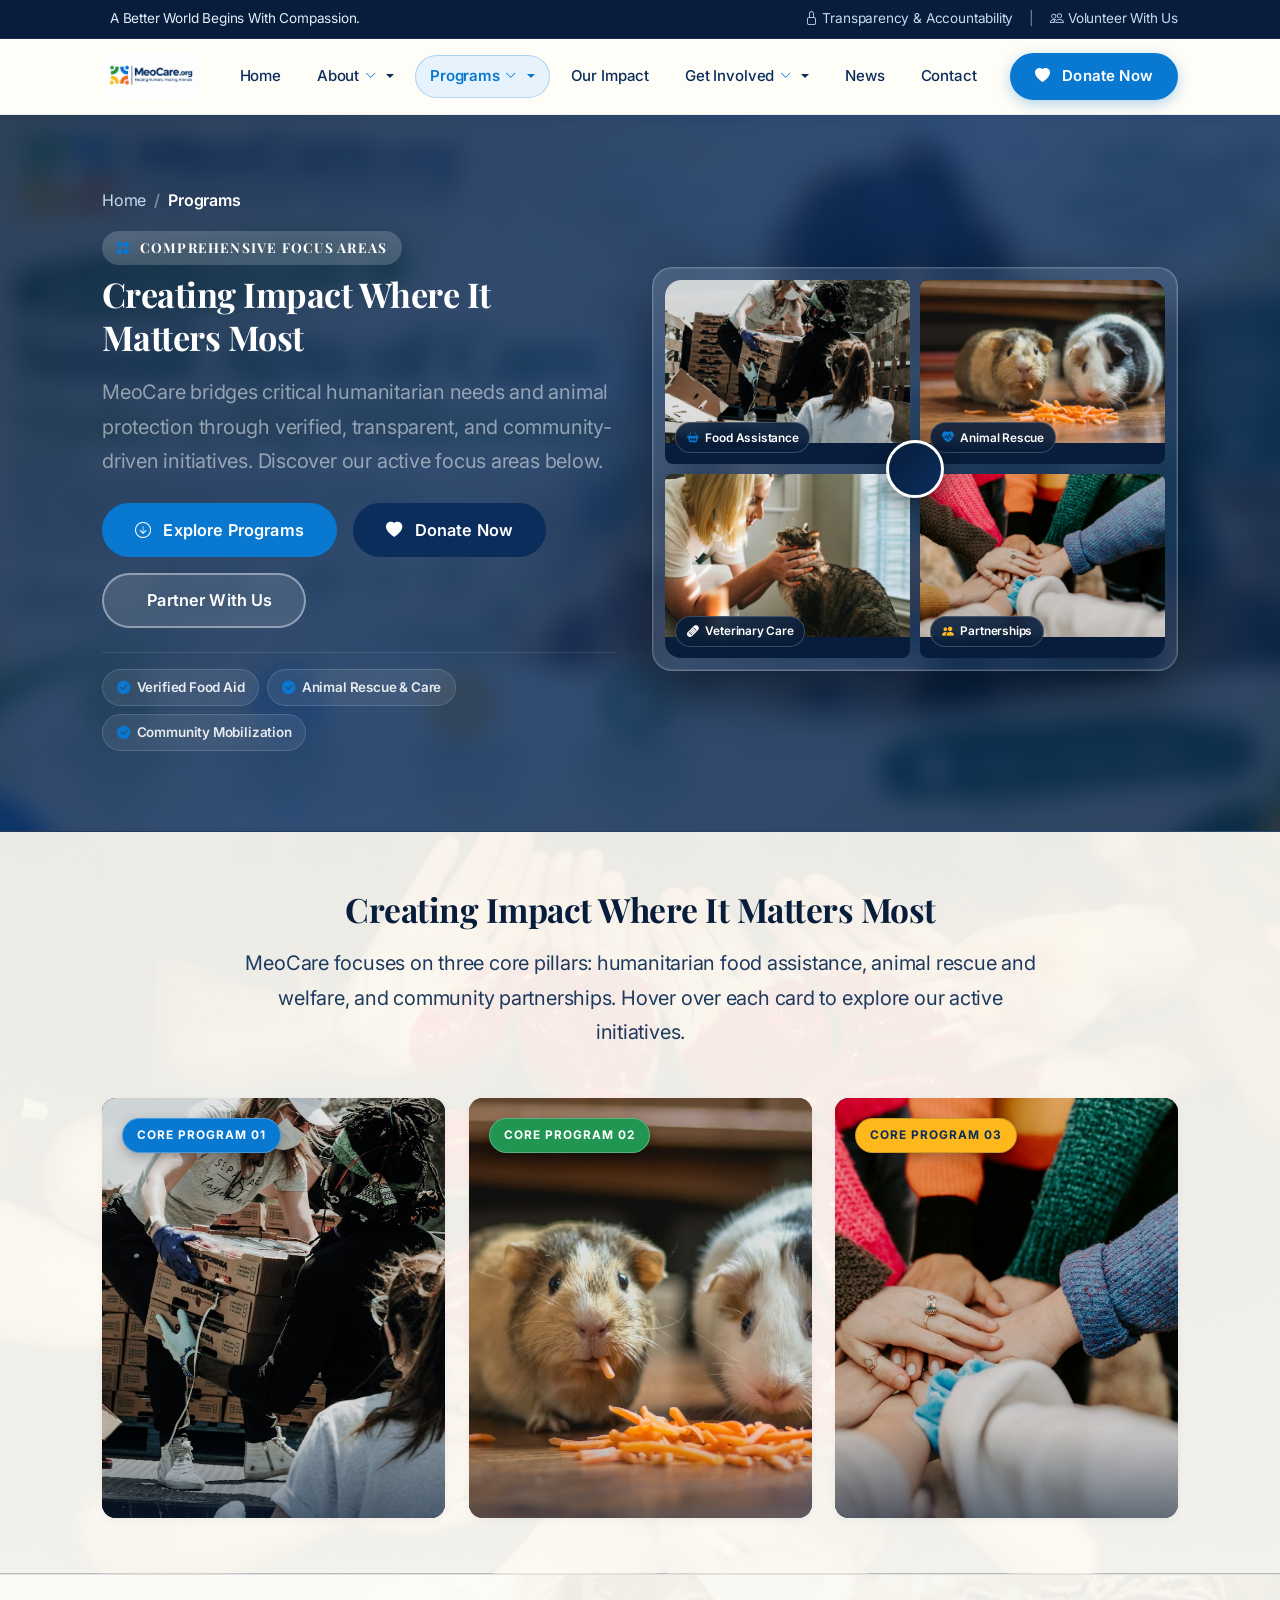
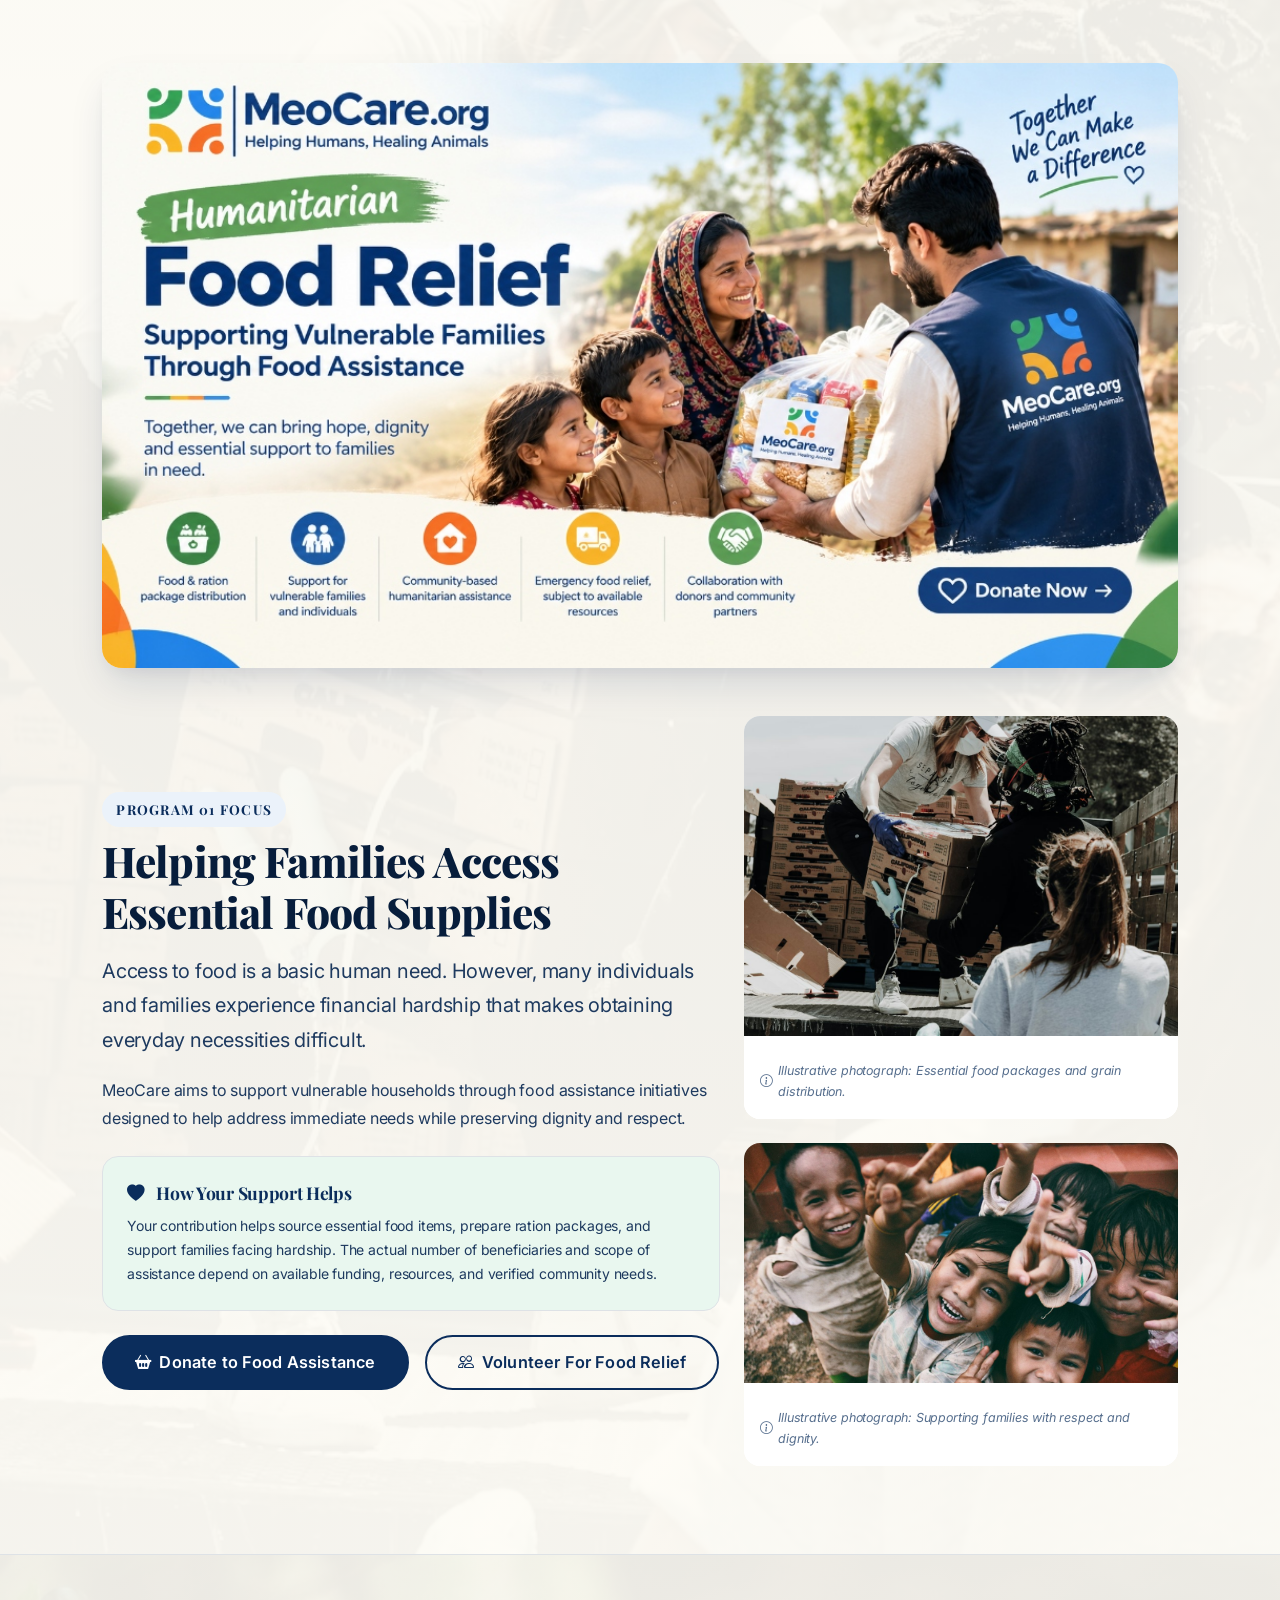
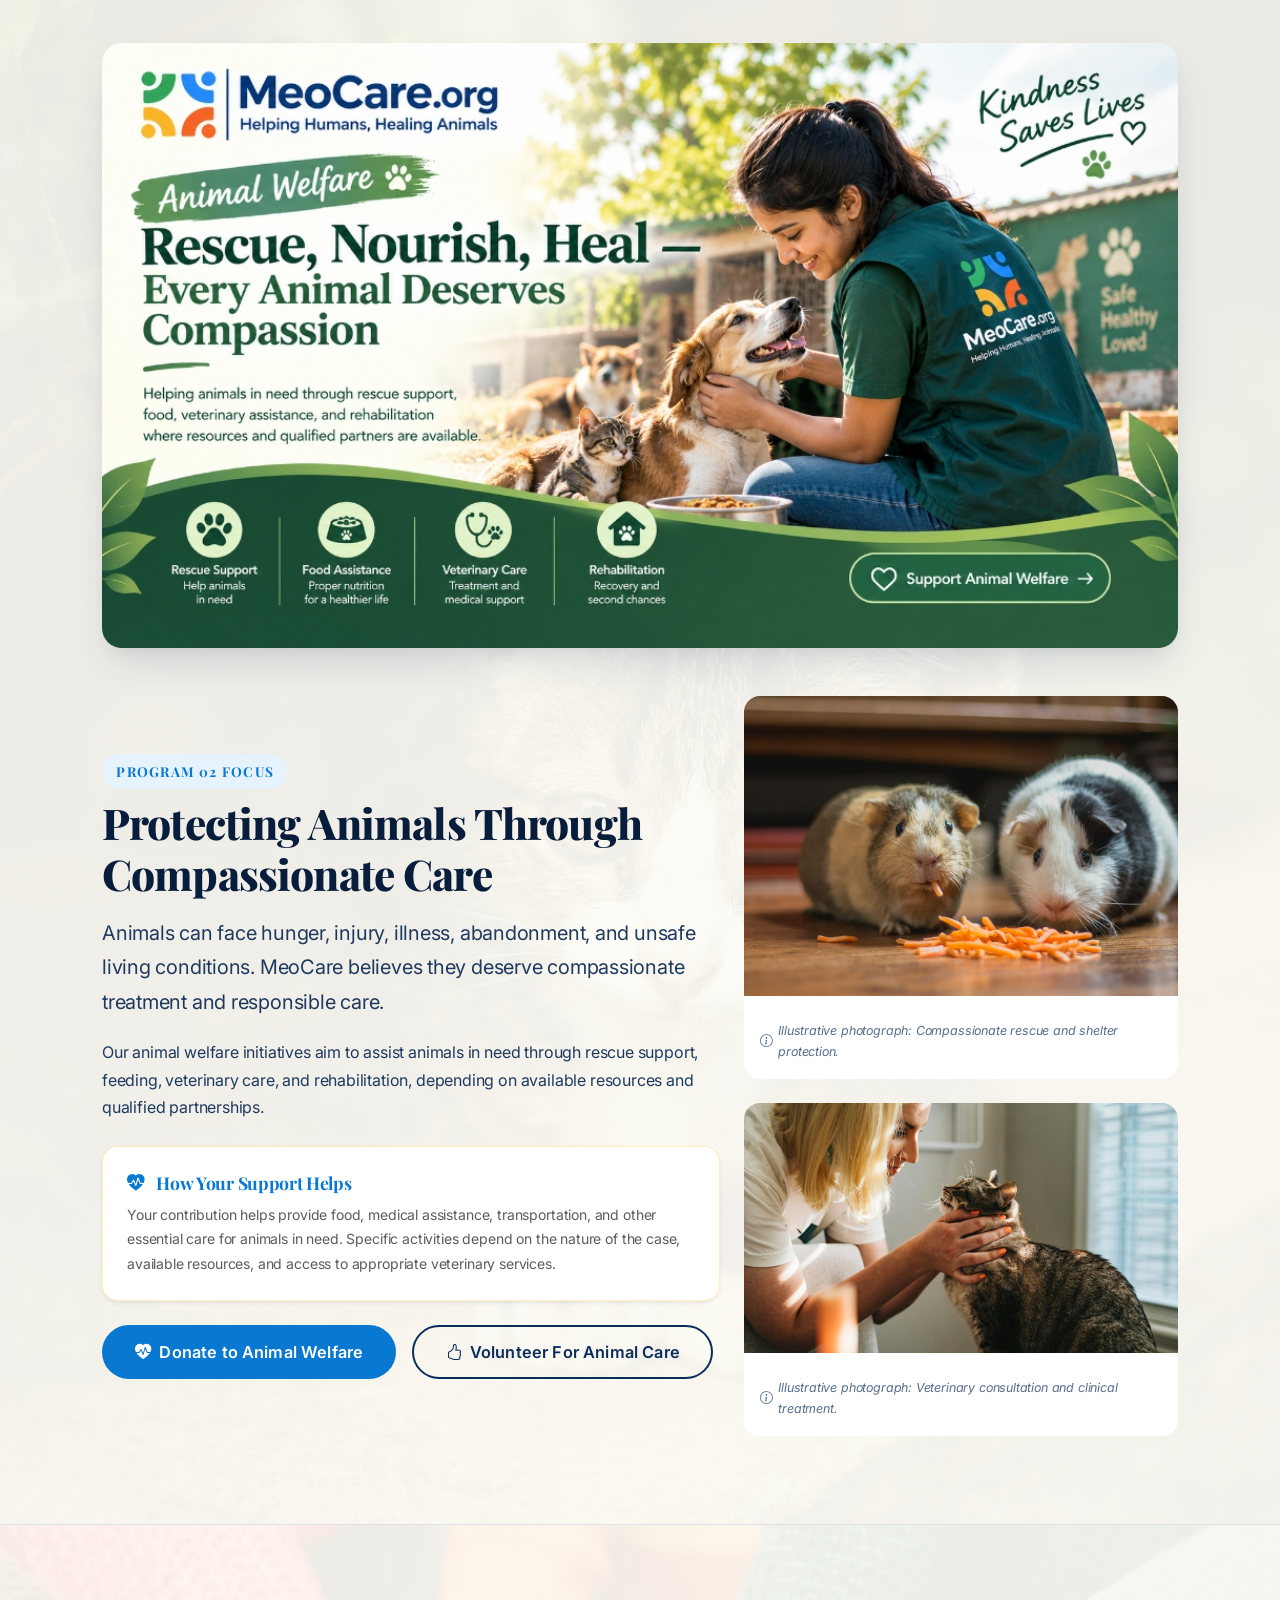
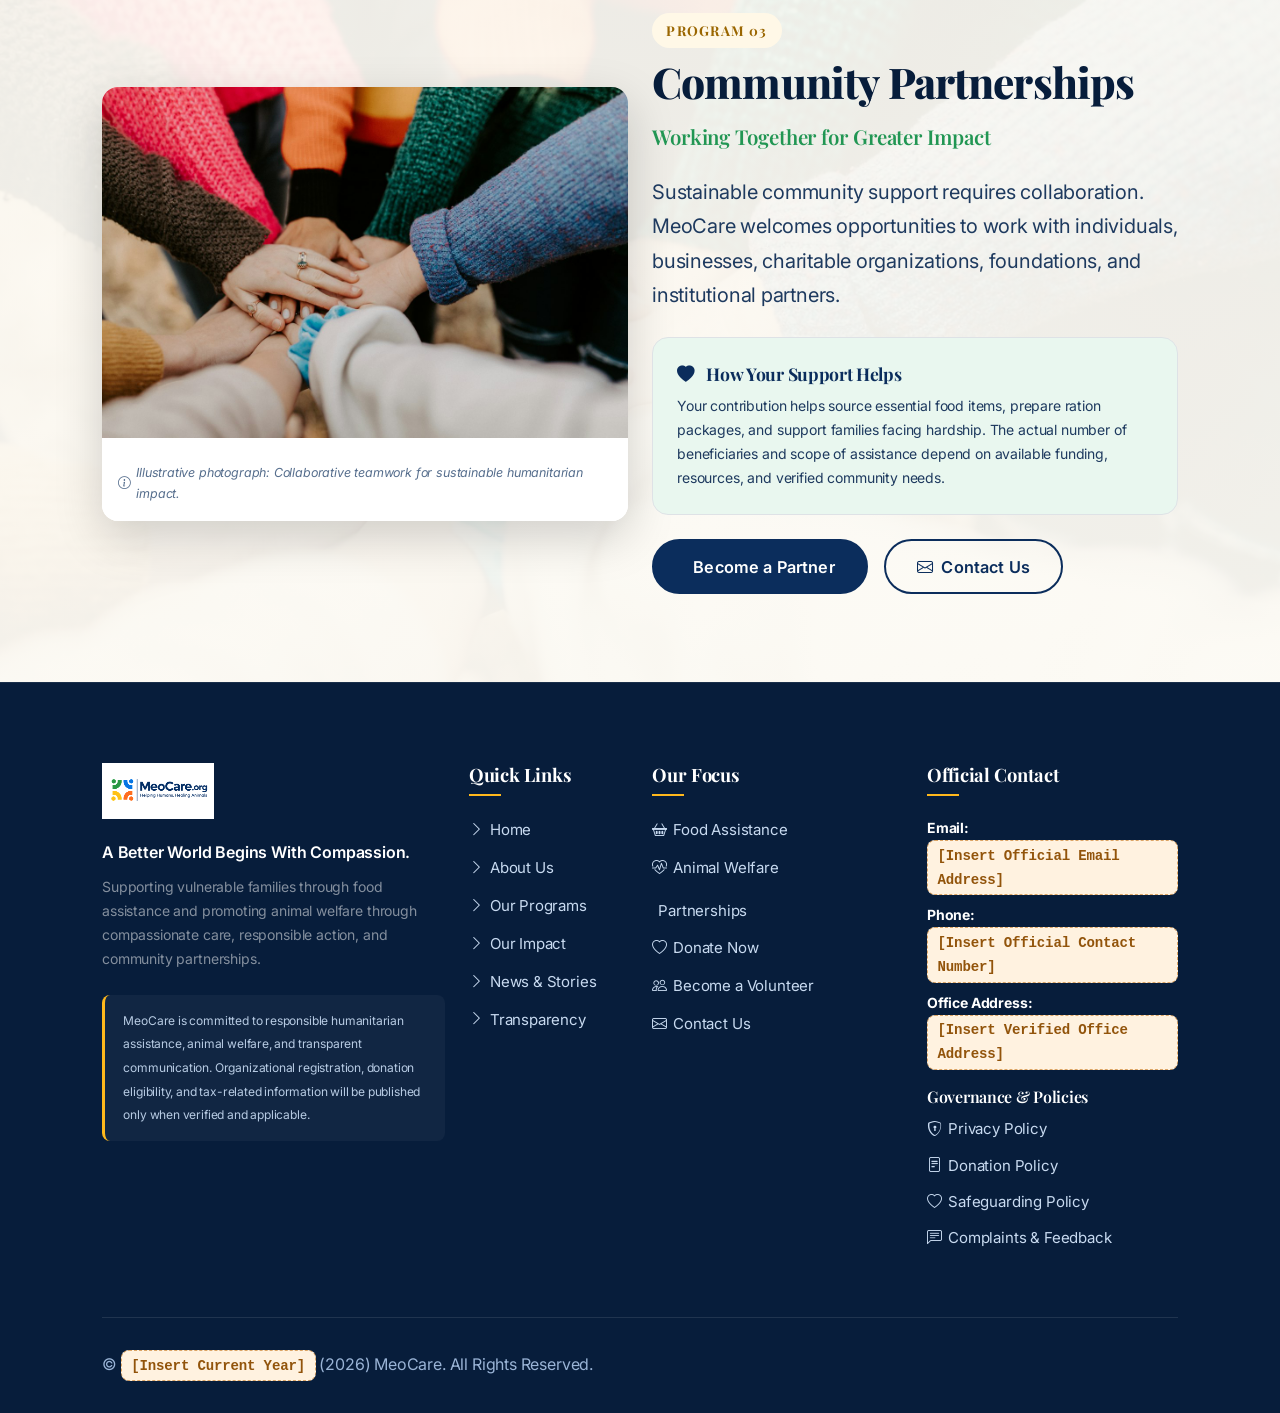
<file: programs.html>
﻿<!DOCTYPE html>
<html lang="en">
<head>
  <meta charset="UTF-8">
  <meta name="viewport" content="width=device-width, initial-scale=1.0">
  <title>Our Programs | MEO Care Organization</title>
  <meta name="description" content="Explore MeoCare's core programs: Food Assistance & Humanitarian Aid, Animal Rescue & Welfare, and Community Partnerships.">
  
  <link rel="icon" type="image/png" href="images/logo.png">

    <!-- Google Fonts (Playfair Display & Inter) -->
  <link rel="preconnect" href="https://fonts.googleapis.com">
  <link rel="preconnect" href="https://fonts.gstatic.com" crossorigin>
  <link href="https://fonts.googleapis.com/css2?family=Inter:wght@300;400;500;600;700;800&family=Playfair+Display:ital,wght@0,500;0,600;0,700;0,800;0,900;1,600;1,700&display=swap" rel="stylesheet">

  <!-- Bootstrap 5 CSS (Local with CDN fallback) -->
  <link rel="stylesheet" href="assets/css/bootstrap.min.css">

  <!-- Bootstrap Icons -->
  <link rel="stylesheet" href="assets/css/bootstrap-icons.min.css">
  <link rel="stylesheet" href="https://cdn.jsdelivr.net/npm/bootstrap-icons@1.11.3/font/bootstrap-icons.min.css" onerror="this.onerror=null;">

  <!-- Custom Stylesheet -->
  <link rel="stylesheet" href="assets/css/style.css">
</head>
<body>

  <!-- Top Announcement Bar -->
  <div class="top-bar">
    <div class="container d-flex justify-content-between align-items-center">
      <div class="d-flex align-items-center gap-2">
        <i class="bi bi-shield-heart-fill text-sage"></i>
        <span>A Better World Begins With Compassion.</span>
      </div>
      <div class="d-none d-md-flex align-items-center gap-3">
        <a href="transparency.html"><i class="bi bi-lock me-1"></i>Transparency & Accountability</a>
        <span class="text-white-50">|</span>
        <a href="volunteer.html"><i class="bi bi-people me-1"></i>Volunteer With Us</a>
      </div>
    </div>
  </div>

  <!-- Primary Navigation (Redesigned Premium Nonprofit Navbar) -->
  <nav class="navbar navbar-expand-xl navbar-custom sticky-top" id="mainNavbar" aria-label="Main Navigation">
    <div class="container">
      <!-- Official MEO Care Logo (Original 2:1 Proportions) -->
      <a class="navbar-brand" href="index.html" aria-label="MEO Care Organization Home">
        <img src="images/logo.png" alt="MEO Care Organization Logo" class="brand-logo" width="130" height="48">
      </a>

      <!-- Mobile Menu Toggle Button -->
      <button class="navbar-toggler border-0 shadow-none custom-toggler" type="button" data-bs-toggle="collapse" data-bs-target="#navbarMain" aria-controls="navbarMain" aria-expanded="false" aria-label="Toggle navigation">
        <span class="toggler-bar bar-1"></span>
        <span class="toggler-bar bar-2"></span>
        <span class="toggler-bar bar-3"></span>
      </button>

      <!-- Navigation Links & Dropdowns -->
      <div class="collapse navbar-collapse" id="navbarMain">
        <ul class="navbar-nav mx-auto align-items-xl-center">
          <li class="nav-item">
            <a class="nav-link" href="index.html">Home</a>
          </li>

          <!-- About Dropdown -->
          <li class="nav-item dropdown">
            <a class="nav-link dropdown-toggle" href="#" id="aboutDropdown" role="button" data-bs-toggle="dropdown" aria-expanded="false" data-bs-display="static" data-bs-auto-close="true">
              <span>About</span>
              <i class="bi bi-chevron-down nav-chevron" aria-hidden="true"></i>
            </a>
            <ul class="dropdown-menu dropdown-menu-custom border-0 shadow-md" aria-labelledby="aboutDropdown">
              <li>
                <a class="dropdown-item" href="about.html">
                  <span class="item-title">About MeoCare</span>
                  <span class="item-desc">Our mission, vision, and core purpose</span>
                </a>
              </li>
              <li>
                <a class="dropdown-item" href="about.html#values">
                  <span class="item-title">Our Values</span>
                  <span class="item-desc">6 ethical commitments guiding our work</span>
                </a>
              </li>
              <li>
                <a class="dropdown-item" href="transparency.html">
                  <span class="item-title">Transparency & Accountability</span>
                  <span class="item-desc">Open governance, reports, and promise</span>
                </a>
              </li>
              <li>
                <a class="dropdown-item" href="policies.html">
                  <span class="item-title">Policies & Governance</span>
                  <span class="item-desc">Privacy, safeguarding, and donation terms</span>
                </a>
              </li>
            </ul>
          </li>

          <!-- Programs Dropdown (Active) -->
          <li class="nav-item dropdown">
            <a class="nav-link dropdown-toggle active" href="#" id="programsDropdown" role="button" data-bs-toggle="dropdown" aria-expanded="false" data-bs-display="static" data-bs-auto-close="true">
              <span>Programs</span>
              <i class="bi bi-chevron-down nav-chevron" aria-hidden="true"></i>
            </a>
            <ul class="dropdown-menu dropdown-menu-custom border-0 shadow-md" aria-labelledby="programsDropdown">
              <li>
                <a class="dropdown-item active" href="programs.html">
                  <span class="item-title">All Programs Overview</span>
                  <span class="item-desc">Comprehensive relief & welfare overview</span>
                </a>
              </li>
              <li>
                <a class="dropdown-item" href="programs.html#food-assistance">
                  <span class="item-title">Food Assistance & Humanitarian Aid</span>
                  <span class="item-desc">Nourishing vulnerable families in need</span>
                </a>
              </li>
              <li>
                <a class="dropdown-item" href="programs.html#animal-welfare">
                  <span class="item-title">Animal Rescue & Welfare</span>
                  <span class="item-desc">Rescue, food, veterinary treatment & shelter</span>
                </a>
              </li>
              <li>
                <a class="dropdown-item" href="programs.html#community-partnerships">
                  <span class="item-title">Community Partnerships</span>
                  <span class="item-desc">CSR, institutional collaboration & in-kind aid</span>
                </a>
              </li>
            </ul>
          </li>

          <!-- Our Impact -->
          <li class="nav-item">
            <a class="nav-link" href="impact.html">Our Impact</a>
          </li>

          <!-- Get Involved Dropdown -->
          <li class="nav-item dropdown">
            <a class="nav-link dropdown-toggle" href="#" id="getInvolvedDropdown" role="button" data-bs-toggle="dropdown" aria-expanded="false" data-bs-display="static" data-bs-auto-close="true">
              <span>Get Involved</span>
              <i class="bi bi-chevron-down nav-chevron" aria-hidden="true"></i>
            </a>
            <ul class="dropdown-menu dropdown-menu-custom border-0 shadow-md" aria-labelledby="getInvolvedDropdown">
              <li>
                <a class="dropdown-item" href="volunteer.html">
                  <span class="item-title">Ways to Get Involved</span>
                  <span class="item-desc">Community support & volunteer avenues</span>
                </a>
              </li>
              <li>
                <a class="dropdown-item" href="volunteer.html#volunteer-form-section">
                  <span class="item-title">Become a Volunteer</span>
                  <span class="item-desc">Lend your time, care, or professional skills</span>
                </a>
              </li>
              <li>
                <a class="dropdown-item" href="volunteer.html#partner">
                  <span class="item-title">Partner With Us</span>
                  <span class="item-desc">Corporate partnerships & joint initiatives</span>
                </a>
              </li>
              <li>
                <a class="dropdown-item" href="donate.html">
                  <span class="item-title">Ways to Give</span>
                  <span class="item-desc">One-time, monthly, and in-kind giving options</span>
                </a>
              </li>
            </ul>
          </li>

          <!-- News -->
          <li class="nav-item">
            <a class="nav-link" href="news.html">News</a>
          </li>

          <!-- Contact -->
          <li class="nav-item">
            <a class="nav-link" href="contact.html">Contact</a>
          </li>
        </ul>

        <!-- Right Side: Prominent Tasteful Donate Now Button -->
        <div class="navbar-cta d-flex align-items-center">
          <a class="btn btn-navbar-donate" href="donate.html">
            <i class="bi bi-heart-fill me-1" aria-hidden="true"></i>
            <span>Donate Now</span>
          </a>
        </div>
      </div>
    </div>
  </nav>

  <!-- Page Header Hero (Split Layout: Left Text & CTA, Right 4-in-1 Master Photo Frame) -->
  <header class="page-hero page-hero-programs">
    <div class="page-hero-bg"></div>
    <div class="container position-relative">
      <div class="row align-items-center g-5">
        <!-- Left Side: Navigation, Headings & Action Buttons -->
        <div class="col-lg-6 hero-programs-left fade-in-on-scroll">
          <nav aria-label="breadcrumb" class="mb-3">
            <ol class="breadcrumb breadcrumb-custom">
              <li class="breadcrumb-item"><a href="index.html">Home</a></li>
              <li class="breadcrumb-item active" aria-current="page">Programs</li>
            </ol>
          </nav>
          <span class="eyebrow eyebrow-white mb-2">
            <i class="bi bi-grid-fill text-terracotta"></i> Comprehensive Focus Areas
          </span>
          <h1 class="display-5 text-white fw-bold mb-3">
            Creating Impact Where It Matters Most
          </h1>
          <p class="fs-5 text-white-50 mb-4 leading-relaxed">
            MeoCare bridges critical humanitarian needs and animal protection through verified, transparent, and community-driven initiatives. Discover our active focus areas below.
          </p>
          <div class="d-flex flex-wrap gap-3 mb-4">
            <a href="#food-assistance" class="btn btn-terracotta btn-lg">
              <i class="bi bi-arrow-down-circle me-1"></i> Explore Programs
            </a>
            <a href="donate.html" class="btn btn-forest btn-lg">
              <i class="bi bi-heart-fill me-1"></i> Donate Now
            </a>
            <a href="volunteer.html#partner" class="btn btn-outline-light-custom btn-lg">
              <i class="bi bi-handshake me-1"></i> Partner With Us
            </a>
          </div>
          <div class="d-flex flex-wrap gap-2 pt-3 border-top border-white border-opacity-10">
            <span class="hero-programs-trust-badge">
              <i class="bi bi-check-circle-fill text-terracotta"></i> Verified Food Aid
            </span>
            <span class="hero-programs-trust-badge">
              <i class="bi bi-check-circle-fill text-terracotta"></i> Animal Rescue &amp; Care
            </span>
            <span class="hero-programs-trust-badge">
              <i class="bi bi-check-circle-fill text-terracotta"></i> Community Mobilization
            </span>
          </div>
        </div>

        <!-- Right Side: 4 Pictures in 1 Master Luxury Frame -->
        <div class="col-lg-6 fade-in-on-scroll delay-1">
          <div class="hero-mosaic-frame" role="region" aria-label="MeoCare Core Programs Photo Collage">
            <div class="hero-mosaic-grid">
              <!-- Picture 1: Food Assistance -->
              <div class="hero-mosaic-cell">
                <img src="assets/images/food-assistance.jpg" alt="Humanitarian Food Assistance distribution" loading="eager">
                <span class="cell-tag"><i class="bi bi-basket2-fill text-terracotta me-1"></i> Food Assistance</span>
              </div>
              <!-- Picture 2: Animal Rescue -->
              <div class="hero-mosaic-cell">
                <img src="assets/images/animal-rescue.jpg" alt="Compassionate Animal Rescue and medical care" loading="eager">
                <span class="cell-tag"><i class="bi bi-heart-pulse-fill text-terracotta me-1"></i> Animal Rescue</span>
              </div>
              <!-- Picture 3: Veterinary Care -->
              <div class="hero-mosaic-cell">
                <img src="assets/images/veterinary-clinic.jpg" alt="Veterinary checkup and compassionate animal treatment" loading="eager">
                <span class="cell-tag"><i class="bi bi-bandaid-fill text-forest-light me-1"></i> Veterinary Care</span>
              </div>
              <!-- Picture 4: Community Partnerships -->
              <div class="hero-mosaic-cell">
                <img src="assets/images/partnership-collaboration.jpg" alt="Community collaboration and partnership meeting" loading="eager">
                <span class="cell-tag"><i class="bi bi-people-fill text-gold me-1"></i> Partnerships</span>
              </div>
            </div>
            <!-- Central Emblem -->
            <div class="hero-mosaic-crest" aria-hidden="true">
              <i class="bi bi-shield-heart-fill"></i>
            </div>
          </div>
        </div>
      </div>
    </div>
  </header>

  <!-- Programs Overview Intro with Interactive Hover Reveal Cards -->
  <section class="section-padding-sm bg-section-difference border-bottom">
    <div class="container">
      <div class="row justify-content-center text-center mb-5">
        <div class="col-lg-9 fade-in-on-scroll">
          <h2 class="h2 text-forest-deep mb-3">Creating Impact Where It Matters Most</h2>
          <p class="fs-5 text-forest-mid mb-0">
            MeoCare focuses on three core pillars: humanitarian food assistance, animal rescue and welfare, and community partnerships. Hover over each card to explore our active initiatives.
          </p>
        </div>
      </div>

      <!-- 3 Program Cards (Hover Reveal Overlay Effect) -->
      <div class="row g-4 align-items-stretch">
        <!-- 1. Food Assistance -->
        <div class="col-lg-4 col-md-6 fade-in-on-scroll delay-1">
          <div class="card-reveal-box" tabindex="0" role="region" aria-label="Food Assistance and Humanitarian Aid" aria-expanded="false">
            <div class="card-reveal-media">
              <img src="assets/images/food-assistance.jpg" alt="Nutritious food supplies and ration packages for families" class="card-reveal-img" loading="lazy">
              <span class="card-reveal-badge badge-food">Core Program 01</span>
              <span class="card-reveal-tap-hint d-md-none"><i class="bi bi-hand-index-thumb"></i> Tap to view</span>
            </div>
            <div class="card-reveal-overlay">
              <div class="card-reveal-content">
                <span class="card-reveal-eyebrow"><i class="bi bi-basket2-fill"></i> Humanitarian Relief</span>
                <h3 class="card-reveal-title">Food Assistance &amp; Humanitarian Aid</h3>
                <p class="card-reveal-desc">
                  Providing vulnerable families with food rations, dry staples, and emergency meal assistance to combat hunger with dignity.
                </p>
                <div class="card-reveal-actions">
                  <a href="#food-assistance" class="btn btn-terracotta">
                    <i class="bi bi-arrow-down-circle"></i> Jump to Details
                  </a>
                  <a href="donate.html?fund=food" class="btn btn-outline-white">
                    <i class="bi bi-heart-fill"></i> Donate
                  </a>
                </div>
              </div>
            </div>
          </div>
        </div>

        <!-- 2. Animal Welfare -->
        <div class="col-lg-4 col-md-6 fade-in-on-scroll delay-2">
          <div class="card-reveal-box" tabindex="0" role="region" aria-label="Animal Rescue and Welfare" aria-expanded="false">
            <div class="card-reveal-media">
              <img src="assets/images/animal-rescue.jpg" alt="Compassionate animal rescue, medical treatment, and shelter" class="card-reveal-img" loading="lazy">
              <span class="card-reveal-badge badge-animal">Core Program 02</span>
              <span class="card-reveal-tap-hint d-md-none"><i class="bi bi-hand-index-thumb"></i> Tap to view</span>
            </div>
            <div class="card-reveal-overlay">
              <div class="card-reveal-content">
                <span class="card-reveal-eyebrow"><i class="bi bi-heart-pulse-fill"></i> Animal Welfare</span>
                <h3 class="card-reveal-title">Animal Rescue &amp; Welfare</h3>
                <p class="card-reveal-desc">
                  Delivering emergency animal rescues, veterinary treatments, shelter rehabilitation, and street animal feeding programs.
                </p>
                <div class="card-reveal-actions">
                  <a href="#animal-welfare" class="btn btn-terracotta">
                    <i class="bi bi-arrow-down-circle"></i> Jump to Details
                  </a>
                  <a href="donate.html?fund=animal" class="btn btn-outline-white">
                    <i class="bi bi-heart-pulse-fill"></i> Donate
                  </a>
                </div>
              </div>
            </div>
          </div>
        </div>

        <!-- 3. Community Partnerships -->
        <div class="col-lg-4 col-md-12 fade-in-on-scroll delay-3">
          <div class="card-reveal-box" tabindex="0" role="region" aria-label="Community Partnerships" aria-expanded="false">
            <div class="card-reveal-media">
              <img src="assets/images/partnership-collaboration.jpg" alt="Community members and organizations collaborating" class="card-reveal-img" loading="lazy">
              <span class="card-reveal-badge badge-partner">Core Program 03</span>
              <span class="card-reveal-tap-hint d-md-none"><i class="bi bi-hand-index-thumb"></i> Tap to view</span>
            </div>
            <div class="card-reveal-overlay">
              <div class="card-reveal-content">
                <span class="card-reveal-eyebrow"><i class="bi bi-handshake-fill"></i> Collaboration</span>
                <h3 class="card-reveal-title">Community Partnerships</h3>
                <p class="card-reveal-desc">
                  Building alliances with community volunteers, local merchants, and partner organizations for long-term sustainable relief.
                </p>
                <div class="card-reveal-actions">
                  <a href="#community-partnerships" class="btn btn-terracotta">
                    <i class="bi bi-arrow-down-circle"></i> Jump to Details
                  </a>
                  <a href="volunteer.html#partner" class="btn btn-outline-white">
                    <i class="bi bi-handshake"></i> Partner With Us
                  </a>
                </div>
              </div>
            </div>
          </div>
        </div>
      </div>
    </div>
  </section>

  <!-- Program 01: Food Assistance & Humanitarian Aid -->
  <section id="food-assistance" class="section-padding bg-section-food border-bottom">
    <div class="container">
      <!-- Official Program Banner -->
      <div class="banner-callout-card fade-in-on-scroll mb-5">
        <img src="images/hero-food-relief.jpg" alt="MEO Care Humanitarian Food Relief official banner" class="img-fluid rounded-4">
      </div>

      <div class="row g-5 align-items-center">
        <div class="col-lg-7 fade-in-on-scroll">
          <span class="eyebrow mb-2">Program 01 Focus</span>
          <h2 class="h1 text-forest-deep mb-3">Helping Families Access Essential Food Supplies</h2>
          <p class="fs-5 text-forest-mid">
            Access to food is a basic human need. However, many individuals and families experience financial hardship that makes obtaining everyday necessities difficult.
          </p>
          <p>
            MeoCare aims to support vulnerable households through food assistance initiatives designed to help address immediate needs while preserving dignity and respect.
          </p>

          <!-- How Support Helps (Non-duplicated detail outside banner) -->
          <div class="p-4 bg-sage-tint rounded-4 border my-4">
            <h5 class="text-forest fw-bold mb-2"><i class="bi bi-heart-fill text-forest me-2"></i> How Your Support Helps</h5>
            <p class="text-forest-mid small mb-0">
              Your contribution helps source essential food items, prepare ration packages, and support families facing hardship. The actual number of beneficiaries and scope of assistance depend on available funding, resources, and verified community needs.
            </p>
          </div>
          <div class="d-flex flex-wrap gap-3">
            <a href="donate.html?fund=food" class="btn btn-forest btn-lg">
              <i class="bi bi-basket2-fill"></i> Donate to Food Assistance
            </a>
            <a href="volunteer.html" class="btn btn-outline-forest btn-lg">
              <i class="bi bi-people"></i> Volunteer For Food Relief
            </a>
          </div>
        </div>

        <div class="col-lg-5 fade-in-on-scroll delay-1">
          <div class="card border-0 shadow-md rounded-4 overflow-hidden mb-4">
            <img src="images/food-assistance.jpg" alt="Nutritious food items packaged for community support" class="img-fluid w-100 object-fit-cover" style="height: 320px;">
            <div class="p-3 bg-white">
              <div class="illustrative-notice">
                <i class="bi bi-info-circle"></i> Illustrative photograph: Essential food packages and grain distribution.
              </div>
            </div>
          </div>

          <div class="card border-0 shadow-md rounded-4 overflow-hidden">
            <img src="images/family-support.jpg" alt="Caring family support in community" class="img-fluid w-100 object-fit-cover" style="height: 240px;">
            <div class="p-3 bg-white">
              <div class="illustrative-notice">
                <i class="bi bi-info-circle"></i> Illustrative photograph: Supporting families with respect and dignity.
              </div>
            </div>
          </div>
        </div>
      </div>
    </div>
  </section>

  <!-- Program 02: Animal Rescue & Welfare -->
  <section id="animal-welfare" class="section-padding bg-section-animal-welfare border-bottom">
    <div class="container">
      <!-- Official Program Banner -->
      <div class="banner-callout-card fade-in-on-scroll mb-5">
        <img src="images/hero-animal-welfare.jpg" alt="Rescue, Nourish, Heal: Every Animal Deserves Compassion official banner" class="img-fluid rounded-4">
      </div>

      <div class="row g-5 align-items-center">
        <div class="col-lg-7 fade-in-on-scroll">
          <span class="eyebrow eyebrow-terracotta mb-2">Program 02 Focus</span>
          <h2 class="h1 text-forest-deep mb-3">Protecting Animals Through Compassionate Care</h2>
          <p class="fs-5 text-forest-mid">
            Animals can face hunger, injury, illness, abandonment, and unsafe living conditions. MeoCare believes they deserve compassionate treatment and responsible care.
          </p>
          <p>
            Our animal welfare initiatives aim to assist animals in need through rescue support, feeding, veterinary care, and rehabilitation, depending on available resources and qualified partnerships.
          </p>

          <!-- How Support Helps (Non-duplicated detail outside banner) -->
          <div class="p-4 bg-white rounded-4 border border-warning border-opacity-25 shadow-sm my-4">
            <h5 class="text-terracotta fw-bold mb-2"><i class="bi bi-heart-pulse-fill text-terracotta me-2"></i> How Your Support Helps</h5>
            <p class="text-muted small mb-0">
              Your contribution helps provide food, medical assistance, transportation, and other essential care for animals in need. Specific activities depend on the nature of the case, available resources, and access to appropriate veterinary services.
            </p>
          </div>
          <div class="d-flex flex-wrap gap-3">
            <a href="donate.html?fund=animal" class="btn btn-terracotta btn-lg">
              <i class="bi bi-heart-pulse-fill"></i> Donate to Animal Welfare
            </a>
            <a href="volunteer.html" class="btn btn-outline-forest btn-lg">
              <i class="bi bi-hand-thumbs-up"></i> Volunteer For Animal Care
            </a>
          </div>
        </div>

        <div class="col-lg-5 fade-in-on-scroll delay-1">
          <div class="card border-0 shadow-md rounded-4 overflow-hidden mb-4">
            <img src="images/animal-rescue.jpg" alt="Cared-for rescued animal illustration" class="img-fluid w-100 object-fit-cover" style="height: 300px;">
            <div class="p-3 bg-white">
              <div class="illustrative-notice">
                <i class="bi bi-info-circle"></i> Illustrative photograph: Compassionate rescue and shelter protection.
              </div>
            </div>
          </div>

          <div class="card border-0 shadow-md rounded-4 overflow-hidden">
            <img src="images/veterinary-clinic.jpg" alt="Veterinary checkup and medical care illustration" class="img-fluid w-100 object-fit-cover" style="height: 250px;">
            <div class="p-3 bg-white">
              <div class="illustrative-notice">
                <i class="bi bi-info-circle"></i> Illustrative photograph: Veterinary consultation and clinical treatment.
              </div>
            </div>
          </div>
        </div>
      </div>
    </div>
  </section>

  <!-- Program 03: Community Partnerships -->
  <section id="community-partnerships" class="section-padding bg-section-partnerships">
    <div class="container">
      <div class="row align-items-center g-5">
        <div class="col-lg-6 fade-in-on-scroll">
          <div class="card border-0 shadow-lg rounded-4 overflow-hidden">
            <img src="images/partnership-collaboration.jpg" alt="Community collaboration and partnership meeting" class="img-fluid w-100 object-fit-cover" style="max-height: 440px;">
            <div class="p-3 bg-white">
              <div class="illustrative-notice">
                <i class="bi bi-info-circle"></i> Illustrative photograph: Collaborative teamwork for sustainable humanitarian impact.
              </div>
            </div>
          </div>
        </div>

        <div class="col-lg-6 fade-in-on-scroll delay-1">
          <span class="eyebrow eyebrow-gold mb-2">Program 03</span>
          <h2 class="h1 text-forest-deep mb-3">Community Partnerships</h2>
          <h4 class="text-sage fw-semibold mb-4">Working Together for Greater Impact</h4>
          <p class="fs-5 text-forest-mid">
            Sustainable community support requires collaboration. MeoCare welcomes opportunities to work with individuals, businesses, charitable organizations, foundations, and institutional partners.
          </p>
          <!-- How Support Helps (Non-duplicated detail outside banner) -->
          <div class="p-4 bg-sage-tint rounded-4 border my-4">
            <h5 class="text-forest fw-bold mb-2"><i class="bi bi-heart-fill text-forest me-2"></i> How Your Support Helps</h5>
            <p class="text-forest-mid small mb-0">
              Your contribution helps source essential food items, prepare ration packages, and support families facing hardship. The actual number of beneficiaries and scope of assistance depend on available funding, resources, and verified community needs.
            </p>
          </div>
          <div class="d-flex flex-wrap gap-3">
            <a href="volunteer.html#partner" class="btn btn-forest btn-lg">
              <i class="bi bi-handshake"></i> Become a Partner
            </a>
            <a href="contact.html" class="btn btn-outline-forest btn-lg">
              <i class="bi bi-envelope"></i> Contact Us
            </a>
          </div>
        </div>
      </div>
    </div>
  </section>

  <!-- Footer -->
  <footer class="footer-custom">
    <div class="container">
      <div class="row g-4">
        <div class="col-lg-4 col-md-6">
          <a href="index.html" class="d-inline-block">
            <img src="images/logo.png" alt="MEO Care Organization Logo" class="footer-logo">
          </a>
          <p class="text-white fw-semibold mb-2">A Better World Begins With Compassion.</p>
          <p class="text-white-50 small mb-4">
            Supporting vulnerable families through food assistance and promoting animal welfare through compassionate care, responsible action, and community partnerships.
          </p>
          <div class="footer-disclaimer-box">
            <small>
              MeoCare is committed to responsible humanitarian assistance, animal welfare, and transparent communication. Organizational registration, donation eligibility, and tax-related information will be published only when verified and applicable.
            </small>
          </div>
        </div>

        <div class="col-lg-2 col-md-6 col-6">
          <h4 class="footer-heading">Quick Links</h4>
          <ul class="footer-links">
            <li><a href="index.html"><i class="bi bi-chevron-right"></i> Home</a></li>
            <li><a href="about.html"><i class="bi bi-chevron-right"></i> About Us</a></li>
            <li><a href="programs.html"><i class="bi bi-chevron-right"></i> Our Programs</a></li>
            <li><a href="impact.html"><i class="bi bi-chevron-right"></i> Our Impact</a></li>
            <li><a href="news.html"><i class="bi bi-chevron-right"></i> News & Stories</a></li>
            <li><a href="transparency.html"><i class="bi bi-chevron-right"></i> Transparency</a></li>
          </ul>
        </div>

        <div class="col-lg-3 col-md-6 col-6">
          <h4 class="footer-heading">Our Focus</h4>
          <ul class="footer-links">
            <li><a href="programs.html#food-assistance"><i class="bi bi-basket2"></i> Food Assistance</a></li>
            <li><a href="programs.html#animal-welfare"><i class="bi bi-heart-pulse"></i> Animal Welfare</a></li>
            <li><a href="programs.html#community-partnerships"><i class="bi bi-handshake"></i> Partnerships</a></li>
            <li><a href="donate.html"><i class="bi bi-heart"></i> Donate Now</a></li>
            <li><a href="volunteer.html"><i class="bi bi-people"></i> Become a Volunteer</a></li>
            <li><a href="contact.html"><i class="bi bi-envelope"></i> Contact Us</a></li>
          </ul>
        </div>

        <div class="col-lg-3 col-md-6">
          <h4 class="footer-heading">Official Contact</h4>
          <ul class="footer-links mb-3">
            <li class="text-white-50 small mb-2">
              <strong class="text-white d-block">Email:</strong>
              <span class="placeholder-pill">[Insert Official Email Address]</span>
            </li>
            <li class="text-white-50 small mb-2">
              <strong class="text-white d-block">Phone:</strong>
              <span class="placeholder-pill">[Insert Official Contact Number]</span>
            </li>
            <li class="text-white-50 small mb-2">
              <strong class="text-white d-block">Office Address:</strong>
              <span class="placeholder-pill">[Insert Verified Office Address]</span>
            </li>
          </ul>

          <h5 class="text-white fs-6 mt-3 mb-2">Governance & Policies</h5>
          <ul class="footer-links small">
            <li><a href="policies.html#privacy"><i class="bi bi-shield-lock"></i> Privacy Policy</a></li>
            <li><a href="policies.html#donation"><i class="bi bi-file-text"></i> Donation Policy</a></li>
            <li><a href="policies.html#safeguarding"><i class="bi bi-heart"></i> Safeguarding Policy</a></li>
            <li><a href="policies.html#complaints"><i class="bi bi-chat-left-text"></i> Complaints & Feedback</a></li>
          </ul>
        </div>
      </div>

      <div class="footer-bottom d-flex flex-column flex-md-row justify-content-between align-items-center gap-2">
        <p class="mb-0">
          &copy; <span class="placeholder-pill">[Insert Current Year]</span> (<span class="current-year-text">2026</span>) MeoCare. All Rights Reserved.
        </p>
      </div>
    </div>
  </footer>

  <button id="btnScrollTop" class="btn-scroll-top" aria-label="Scroll to top of page">
    <i class="bi bi-arrow-up"></i>
  </button>

  <script src="assets/js/jquery.min.js"></script>
  <script src="assets/js/bootstrap.bundle.min.js"></script>
  <script src="assets/js/main.js"></script>
</body>
</html>
</file>
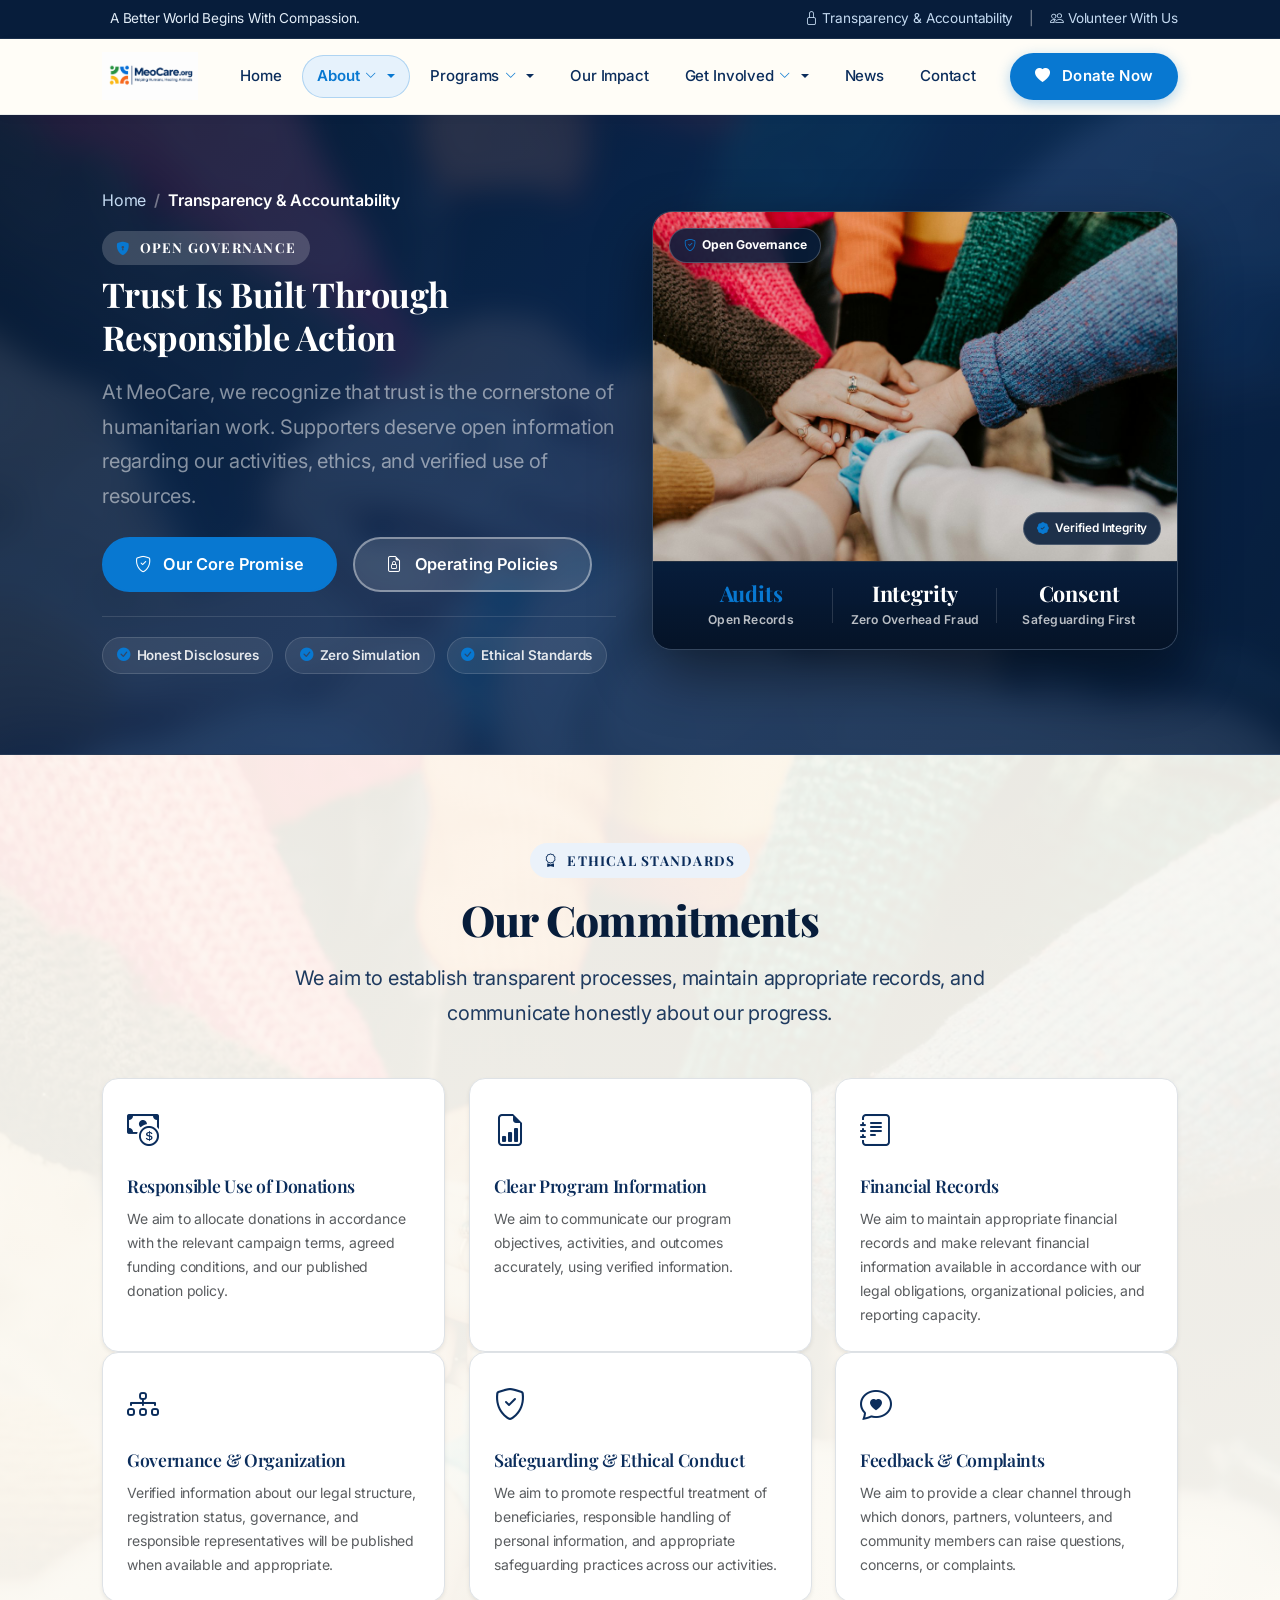
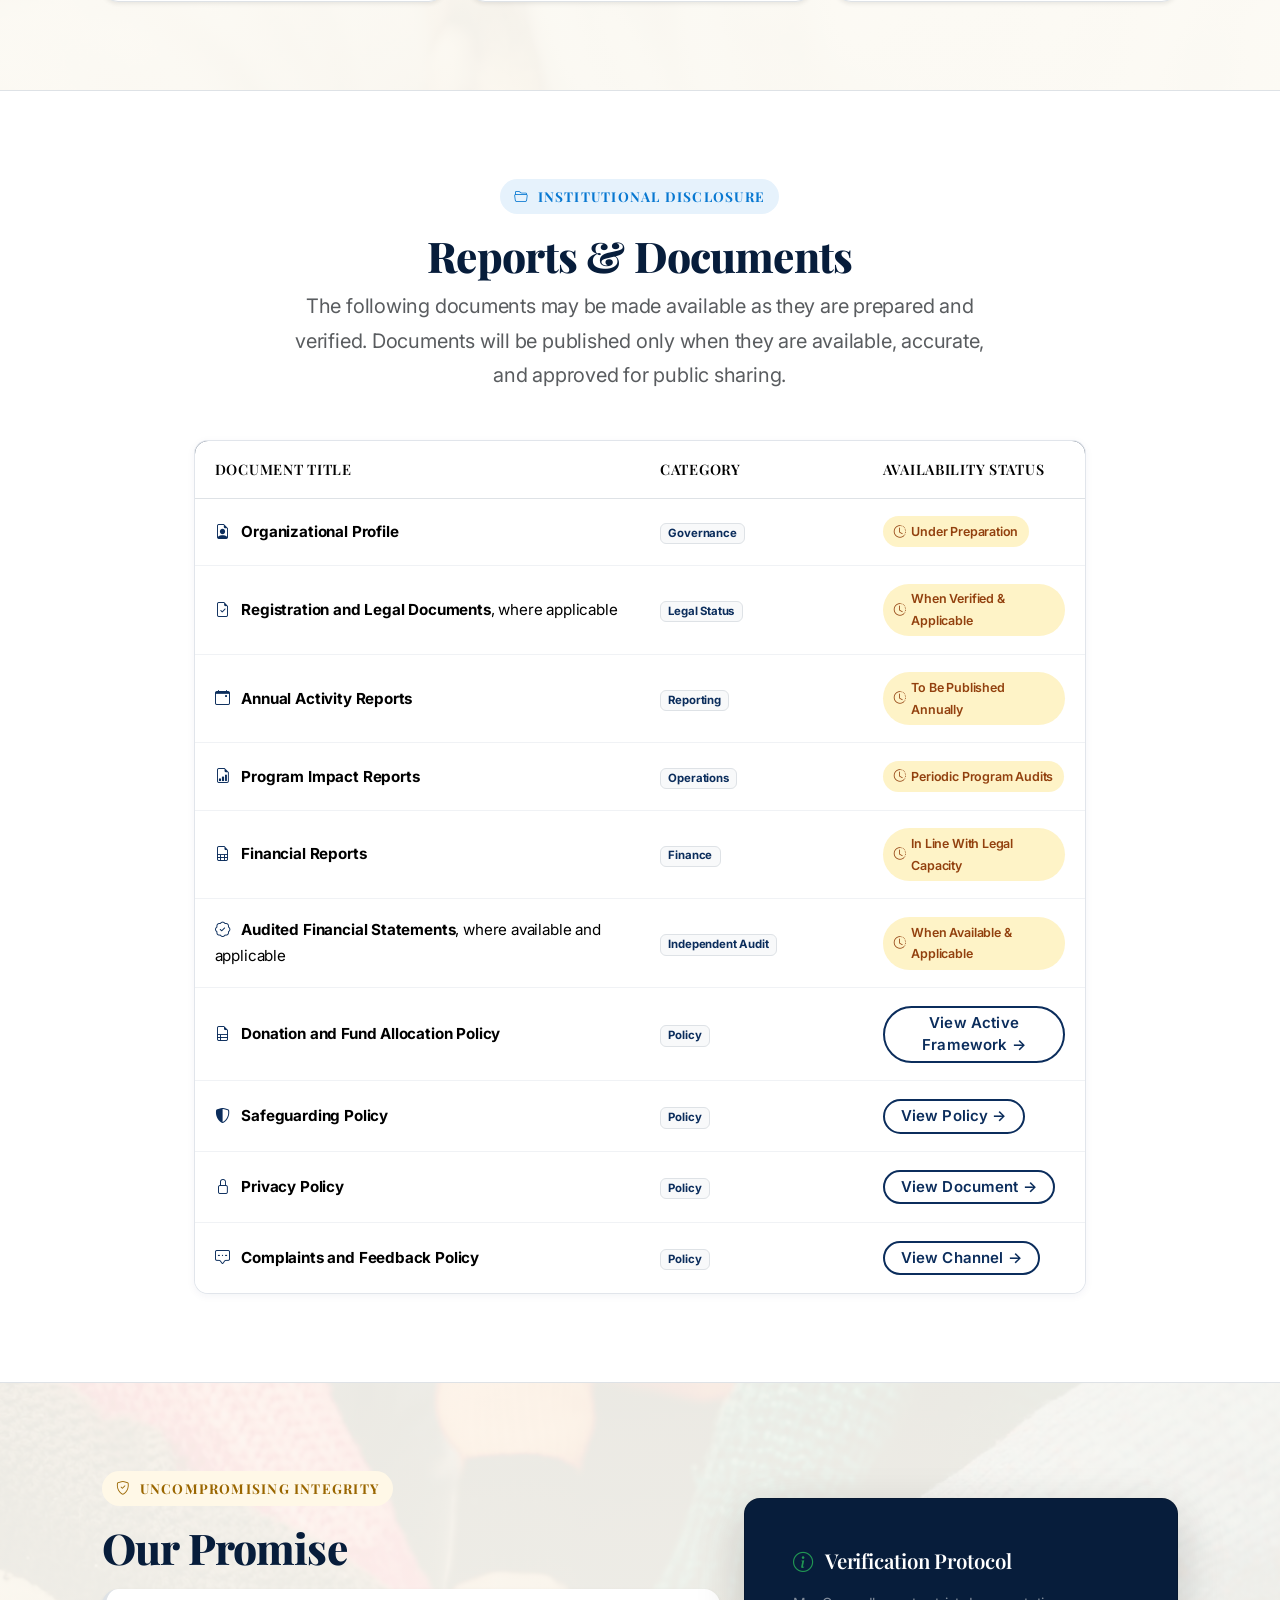
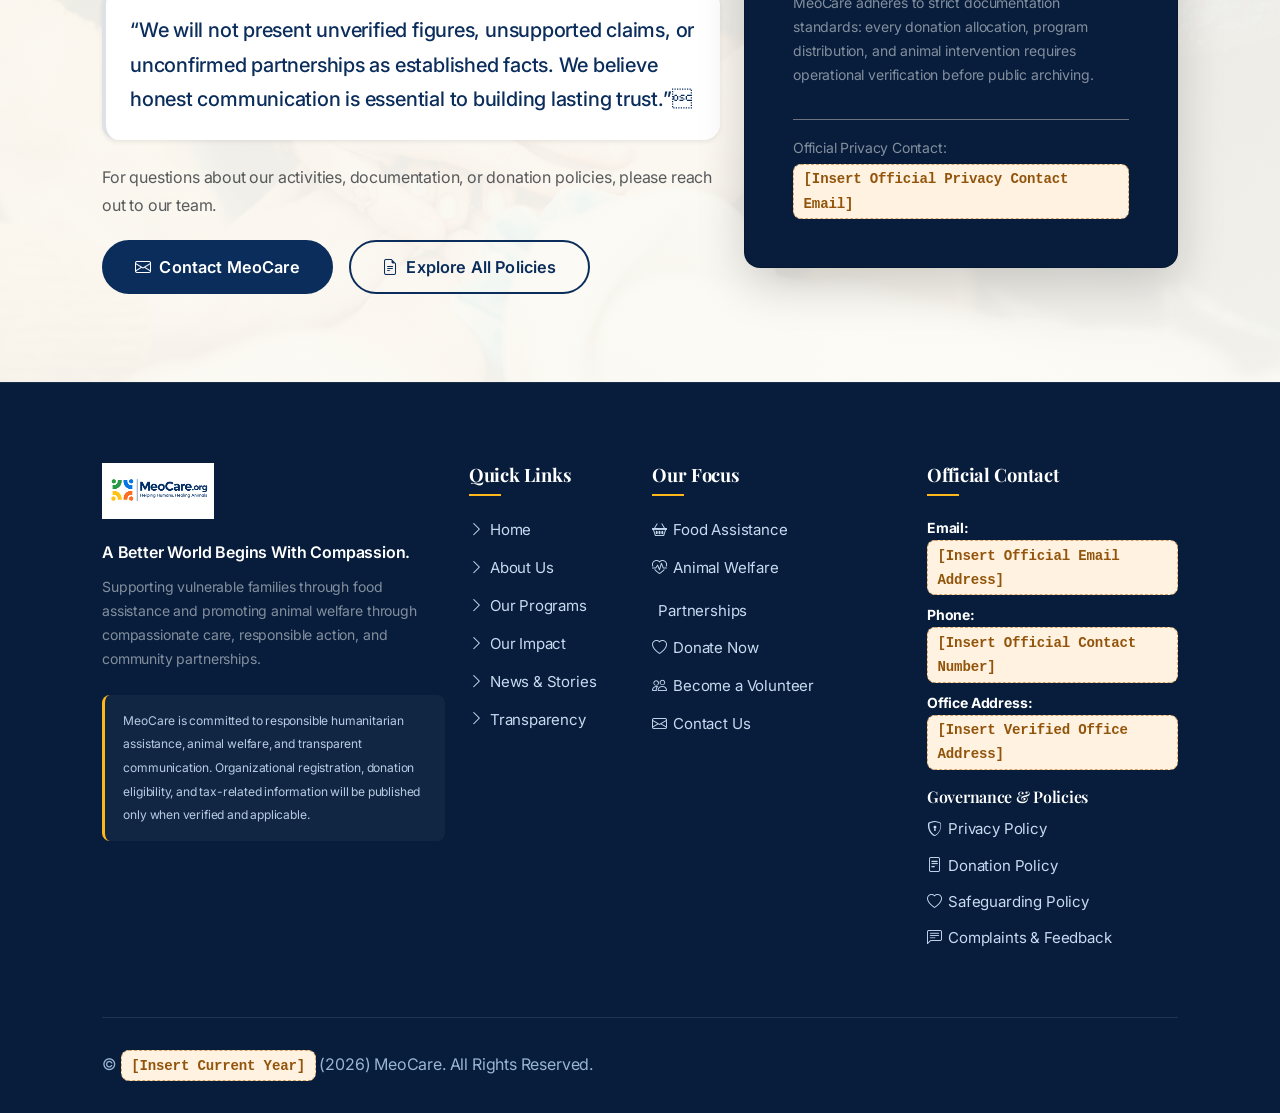
<file: transparency.html>
﻿<!DOCTYPE html>
<html lang="en">
<head>
  <meta charset="UTF-8">
  <meta name="viewport" content="width=device-width, initial-scale=1.0">
  <title>Transparency & Accountability | MEO Care Organization</title>
  <meta name="description" content="Trust is built through responsible action. Explore MeoCare's commitments, report archives, and governance policies.">
  
  <link rel="icon" type="image/png" href="images/logo.png">

    <!-- Google Fonts (Playfair Display & Inter) -->
  <link rel="preconnect" href="https://fonts.googleapis.com">
  <link rel="preconnect" href="https://fonts.gstatic.com" crossorigin>
  <link href="https://fonts.googleapis.com/css2?family=Inter:wght@300;400;500;600;700;800&family=Playfair+Display:ital,wght@0,500;0,600;0,700;0,800;0,900;1,600;1,700&display=swap" rel="stylesheet">

  <!-- Bootstrap 5 CSS (Local with CDN fallback) -->
  <link rel="stylesheet" href="assets/css/bootstrap.min.css">

  <!-- Bootstrap Icons -->
  <link rel="stylesheet" href="assets/css/bootstrap-icons.min.css">
  <link rel="stylesheet" href="https://cdn.jsdelivr.net/npm/bootstrap-icons@1.11.3/font/bootstrap-icons.min.css" onerror="this.onerror=null;">

  <!-- Custom Stylesheet -->
  <link rel="stylesheet" href="assets/css/style.css">
</head>
<body>

  <!-- Top Announcement Bar -->
  <div class="top-bar">
    <div class="container d-flex justify-content-between align-items-center">
      <div class="d-flex align-items-center gap-2">
        <i class="bi bi-shield-heart-fill text-sage"></i>
        <span>A Better World Begins With Compassion.</span>
      </div>
      <div class="d-none d-md-flex align-items-center gap-3">
        <a href="transparency.html"><i class="bi bi-lock me-1"></i>Transparency & Accountability</a>
        <span class="text-white-50">|</span>
        <a href="volunteer.html"><i class="bi bi-people me-1"></i>Volunteer With Us</a>
      </div>
    </div>
  </div>

  <!-- Primary Navigation (Redesigned Premium Nonprofit Navbar) -->
  <nav class="navbar navbar-expand-xl navbar-custom sticky-top" id="mainNavbar" aria-label="Main Navigation">
    <div class="container">
      <!-- Official MEO Care Logo (Original 2:1 Proportions) -->
      <a class="navbar-brand" href="index.html" aria-label="MEO Care Organization Home">
        <img src="images/logo.png" alt="MEO Care Organization Logo" class="brand-logo" width="130" height="48">
      </a>

      <!-- Mobile Menu Toggle Button -->
      <button class="navbar-toggler border-0 shadow-none custom-toggler" type="button" data-bs-toggle="collapse" data-bs-target="#navbarMain" aria-controls="navbarMain" aria-expanded="false" aria-label="Toggle navigation">
        <span class="toggler-bar bar-1"></span>
        <span class="toggler-bar bar-2"></span>
        <span class="toggler-bar bar-3"></span>
      </button>

      <!-- Navigation Links & Dropdowns -->
      <div class="collapse navbar-collapse" id="navbarMain">
        <ul class="navbar-nav mx-auto align-items-xl-center">
          <li class="nav-item">
            <a class="nav-link" href="index.html">Home</a>
          </li>

          <!-- About Dropdown (Active via Transparency) -->
          <li class="nav-item dropdown">
            <a class="nav-link dropdown-toggle active" href="#" id="aboutDropdown" role="button" data-bs-toggle="dropdown" aria-expanded="false" data-bs-display="static" data-bs-auto-close="true">
              <span>About</span>
              <i class="bi bi-chevron-down nav-chevron" aria-hidden="true"></i>
            </a>
            <ul class="dropdown-menu dropdown-menu-custom border-0 shadow-md" aria-labelledby="aboutDropdown">
              <li>
                <a class="dropdown-item" href="about.html">
                  <span class="item-title">About MeoCare</span>
                  <span class="item-desc">Our mission, vision, and core purpose</span>
                </a>
              </li>
              <li>
                <a class="dropdown-item" href="about.html#values">
                  <span class="item-title">Our Values</span>
                  <span class="item-desc">6 ethical commitments guiding our work</span>
                </a>
              </li>
              <li>
                <a class="dropdown-item active" href="transparency.html">
                  <span class="item-title">Transparency & Accountability</span>
                  <span class="item-desc">Open governance, reports, and promise</span>
                </a>
              </li>
              <li>
                <a class="dropdown-item" href="policies.html">
                  <span class="item-title">Policies & Governance</span>
                  <span class="item-desc">Privacy, safeguarding, and donation terms</span>
                </a>
              </li>
            </ul>
          </li>

          <!-- Programs Dropdown -->
          <li class="nav-item dropdown">
            <a class="nav-link dropdown-toggle" href="#" id="programsDropdown" role="button" data-bs-toggle="dropdown" aria-expanded="false" data-bs-display="static" data-bs-auto-close="true">
              <span>Programs</span>
              <i class="bi bi-chevron-down nav-chevron" aria-hidden="true"></i>
            </a>
            <ul class="dropdown-menu dropdown-menu-custom border-0 shadow-md" aria-labelledby="programsDropdown">
              <li>
                <a class="dropdown-item" href="programs.html">
                  <span class="item-title">All Programs Overview</span>
                  <span class="item-desc">Comprehensive relief & welfare overview</span>
                </a>
              </li>
              <li>
                <a class="dropdown-item" href="programs.html#food-assistance">
                  <span class="item-title">Food Assistance & Humanitarian Aid</span>
                  <span class="item-desc">Nourishing vulnerable families in need</span>
                </a>
              </li>
              <li>
                <a class="dropdown-item" href="programs.html#animal-welfare">
                  <span class="item-title">Animal Rescue & Welfare</span>
                  <span class="item-desc">Rescue, food, veterinary treatment & shelter</span>
                </a>
              </li>
              <li>
                <a class="dropdown-item" href="programs.html#community-partnerships">
                  <span class="item-title">Community Partnerships</span>
                  <span class="item-desc">CSR, institutional collaboration & in-kind aid</span>
                </a>
              </li>
            </ul>
          </li>

          <!-- Our Impact -->
          <li class="nav-item">
            <a class="nav-link" href="impact.html">Our Impact</a>
          </li>

          <!-- Get Involved Dropdown -->
          <li class="nav-item dropdown">
            <a class="nav-link dropdown-toggle" href="#" id="getInvolvedDropdown" role="button" data-bs-toggle="dropdown" aria-expanded="false" data-bs-display="static" data-bs-auto-close="true">
              <span>Get Involved</span>
              <i class="bi bi-chevron-down nav-chevron" aria-hidden="true"></i>
            </a>
            <ul class="dropdown-menu dropdown-menu-custom border-0 shadow-md" aria-labelledby="getInvolvedDropdown">
              <li>
                <a class="dropdown-item" href="volunteer.html">
                  <span class="item-title">Ways to Get Involved</span>
                  <span class="item-desc">Community support & volunteer avenues</span>
                </a>
              </li>
              <li>
                <a class="dropdown-item" href="volunteer.html#volunteer-form-section">
                  <span class="item-title">Become a Volunteer</span>
                  <span class="item-desc">Lend your time, care, or professional skills</span>
                </a>
              </li>
              <li>
                <a class="dropdown-item" href="volunteer.html#partner">
                  <span class="item-title">Partner With Us</span>
                  <span class="item-desc">Corporate partnerships & joint initiatives</span>
                </a>
              </li>
              <li>
                <a class="dropdown-item" href="donate.html">
                  <span class="item-title">Ways to Give</span>
                  <span class="item-desc">One-time, monthly, and in-kind giving options</span>
                </a>
              </li>
            </ul>
          </li>

          <!-- News -->
          <li class="nav-item">
            <a class="nav-link" href="news.html">News</a>
          </li>

          <!-- Contact -->
          <li class="nav-item">
            <a class="nav-link" href="contact.html">Contact</a>
          </li>
        </ul>

        <!-- Right Side: Prominent Tasteful Donate Now Button -->
        <div class="navbar-cta d-flex align-items-center">
          <a class="btn btn-navbar-donate" href="donate.html">
            <i class="bi bi-heart-fill me-1" aria-hidden="true"></i>
            <span>Donate Now</span>
          </a>
        </div>
      </div>
    </div>
  </nav>

  <!-- Page Header Hero -->
    <!-- Page Header Hero (Clean Premium Split Layout: Transparency) -->
  <header class="page-hero page-hero-transparency">
    <div class="page-hero-bg"></div>
    <div class="container position-relative">
      <div class="row align-items-center g-5">
        <!-- Left Side: Narrative, CTAs & Governance Guarantees -->
        <div class="col-lg-6 hero-page-left fade-in-on-scroll">
          <nav aria-label="breadcrumb" class="mb-3">
            <ol class="breadcrumb breadcrumb-custom">
              <li class="breadcrumb-item"><a href="index.html">Home</a></li>
              <li class="breadcrumb-item active" aria-current="page">Transparency &amp; Accountability</li>
            </ol>
          </nav>
          <span class="eyebrow eyebrow-white mb-2">
            <i class="bi bi-shield-lock-fill text-terracotta"></i> Open Governance
          </span>
          <h1 class="display-5 text-white fw-bold mb-3">
            Trust Is Built Through Responsible Action
          </h1>
          <p class="fs-5 text-white-50 mb-4 leading-relaxed">
            At MeoCare, we recognize that trust is the cornerstone of humanitarian work. Supporters deserve open information regarding our activities, ethics, and verified use of resources.
          </p>
          <div class="d-flex flex-wrap gap-3 mb-4">
            <a href="#principles" class="btn btn-terracotta btn-lg">
              <i class="bi bi-shield-check me-1"></i> Our Core Promise
            </a>
            <a href="policies.html" class="btn btn-outline-light-custom btn-lg">
              <i class="bi bi-file-earmark-lock me-1"></i> Operating Policies
            </a>
          </div>
          <div class="hero-impact-guarantee">
            <span class="hero-impact-pill">
              <i class="bi bi-check-circle-fill text-terracotta"></i> Honest Disclosures
            </span>
            <span class="hero-impact-pill">
              <i class="bi bi-check-circle-fill text-terracotta"></i> Zero Simulation
            </span>
            <span class="hero-impact-pill">
              <i class="bi bi-check-circle-fill text-terracotta"></i> Ethical Standards
            </span>
          </div>
        </div>

        <!-- Right Side: Master Photo Card with Governance Pillars -->
        <div class="col-lg-6 fade-in-on-scroll delay-1">
          <div class="page-hero-master-card" role="region" aria-label="MeoCare Transparency Spotlight">
            <div class="page-hero-img-wrap">
              <img src="assets/images/partnership-collaboration.jpg" alt="Transparent community consultation and accountability planning" loading="eager">
              <span class="page-hero-badge"><i class="bi bi-shield-check text-terracotta me-1"></i> Open Governance</span>
              <span class="page-hero-stat-pill"><i class="bi bi-patch-check-fill text-terracotta me-1"></i> Verified Integrity</span>
            </div>
            <div class="page-hero-card-footer">
              <div class="page-hero-stat-item">
                <span class="stat-num text-terracotta">Audits</span>
                <span class="stat-lbl">Open Records</span>
              </div>
              <div class="page-hero-stat-item">
                <span class="stat-num text-white">Integrity</span>
                <span class="stat-lbl">Zero Overhead Fraud</span>
              </div>
              <div class="page-hero-stat-item">
                <span class="stat-num text-gold-muted">Consent</span>
                <span class="stat-lbl">Safeguarding First</span>
              </div>
            </div>
          </div>
        </div>
      </div>
    </div>
  </header>

  <!-- Commitment Overview Intro -->
  <section class="section-padding bg-section-transparency border-bottom">
    <div class="container">
      <div class="row justify-content-center text-center mb-5">
        <div class="col-lg-8 fade-in-on-scroll">
          <span class="eyebrow">
            <i class="bi bi-award text-forest"></i> Ethical Standards
          </span>
          <h2 class="h1 text-forest-deep mb-3">Our Commitments</h2>
          <p class="fs-5 text-forest-mid mb-0">
            We aim to establish transparent processes, maintain appropriate records, and communicate honestly about our progress.
          </p>
        </div>
      </div>

      <div class="row g-4">
        <!-- Commitment 1 -->
        <div class="col-md-6 col-lg-4 fade-in-on-scroll">
          <div class="card p-4 rounded-4 bg-white border h-100 shadow-sm">
            <div class="fs-2 text-forest mb-3"><i class="bi bi-cash-coin"></i></div>
            <h4 class="h5 text-forest mb-2">Responsible Use of Donations</h4>
            <p class="text-muted small mb-0">
              We aim to allocate donations in accordance with the relevant campaign terms, agreed funding conditions, and our published donation policy.
            </p>
          </div>
        </div>

        <!-- Commitment 2 -->
        <div class="col-md-6 col-lg-4 fade-in-on-scroll delay-1">
          <div class="card p-4 rounded-4 bg-white border h-100 shadow-sm">
            <div class="fs-2 text-forest mb-3"><i class="bi bi-file-earmark-bar-graph"></i></div>
            <h4 class="h5 text-forest mb-2">Clear Program Information</h4>
            <p class="text-muted small mb-0">
              We aim to communicate our program objectives, activities, and outcomes accurately, using verified information.
            </p>
          </div>
        </div>

        <!-- Commitment 3 -->
        <div class="col-md-6 col-lg-4 fade-in-on-scroll delay-2">
          <div class="card p-4 rounded-4 bg-white border h-100 shadow-sm">
            <div class="fs-2 text-forest mb-3"><i class="bi bi-journal-text"></i></div>
            <h4 class="h5 text-forest mb-2">Financial Records</h4>
            <p class="text-muted small mb-0">
              We aim to maintain appropriate financial records and make relevant financial information available in accordance with our legal obligations, organizational policies, and reporting capacity.
            </p>
          </div>
        </div>

        <!-- Commitment 4 -->
        <div class="col-md-6 col-lg-4 fade-in-on-scroll">
          <div class="card p-4 rounded-4 bg-white border h-100 shadow-sm">
            <div class="fs-2 text-forest mb-3"><i class="bi bi-diagram-3"></i></div>
            <h4 class="h5 text-forest mb-2">Governance & Organization</h4>
            <p class="text-muted small mb-0">
              Verified information about our legal structure, registration status, governance, and responsible representatives will be published when available and appropriate.
            </p>
          </div>
        </div>

        <!-- Commitment 5 -->
        <div class="col-md-6 col-lg-4 fade-in-on-scroll delay-1">
          <div class="card p-4 rounded-4 bg-white border h-100 shadow-sm">
            <div class="fs-2 text-forest mb-3"><i class="bi bi-shield-check"></i></div>
            <h4 class="h5 text-forest mb-2">Safeguarding & Ethical Conduct</h4>
            <p class="text-muted small mb-0">
              We aim to promote respectful treatment of beneficiaries, responsible handling of personal information, and appropriate safeguarding practices across our activities.
            </p>
          </div>
        </div>

        <!-- Commitment 6 -->
        <div class="col-md-6 col-lg-4 fade-in-on-scroll delay-2">
          <div class="card p-4 rounded-4 bg-white border h-100 shadow-sm">
            <div class="fs-2 text-forest mb-3"><i class="bi bi-chat-heart"></i></div>
            <h4 class="h5 text-forest mb-2">Feedback & Complaints</h4>
            <p class="text-muted small mb-0">
              We aim to provide a clear channel through which donors, partners, volunteers, and community members can raise questions, concerns, or complaints.
            </p>
          </div>
        </div>
      </div>
    </div>
  </section>

  <!-- Reports & Documents Table Section -->
  <section class="section-padding bg-white border-bottom">
    <div class="container">
      <div class="row justify-content-center text-center mb-5">
        <div class="col-lg-8 fade-in-on-scroll">
          <span class="eyebrow eyebrow-terracotta">
            <i class="bi bi-folder2-open"></i> Institutional Disclosure
          </span>
          <h2 class="h1 text-forest-deep mb-2">Reports & Documents</h2>
          <p class="text-muted fs-5 mb-0">
            The following documents may be made available as they are prepared and verified. Documents will be published only when they are available, accurate, and approved for public sharing.
          </p>
        </div>
      </div>

      <div class="row justify-content-center fade-in-on-scroll">
        <div class="col-lg-10">
          <div class="table-responsive docs-table">
            <table class="table mb-0 align-middle">
              <thead>
                <tr>
                  <th scope="col" style="width: 50%;">Document Title</th>
                  <th scope="col" style="width: 25%;">Category</th>
                  <th scope="col" style="width: 25%;">Availability Status</th>
                </tr>
              </thead>
              <tbody>
                <tr>
                  <td><i class="bi bi-file-earmark-person text-forest me-2"></i> <strong>Organizational Profile</strong></td>
                  <td><span class="badge bg-light text-forest border">Governance</span></td>
                  <td><span class="status-badge-pending"><i class="bi bi-clock-history"></i> Under Preparation</span></td>
                </tr>
                <tr>
                  <td><i class="bi bi-file-earmark-check text-forest me-2"></i> <strong>Registration and Legal Documents</strong>, where applicable</td>
                  <td><span class="badge bg-light text-forest border">Legal Status</span></td>
                  <td><span class="status-badge-pending"><i class="bi bi-clock-history"></i> When Verified & Applicable</span></td>
                </tr>
                <tr>
                  <td><i class="bi bi-calendar-event text-forest me-2"></i> <strong>Annual Activity Reports</strong></td>
                  <td><span class="badge bg-light text-forest border">Reporting</span></td>
                  <td><span class="status-badge-pending"><i class="bi bi-clock-history"></i> To Be Published Annually</span></td>
                </tr>
                <tr>
                  <td><i class="bi bi-file-earmark-bar-graph text-forest me-2"></i> <strong>Program Impact Reports</strong></td>
                  <td><span class="badge bg-light text-forest border">Operations</span></td>
                  <td><span class="status-badge-pending"><i class="bi bi-clock-history"></i> Periodic Program Audits</span></td>
                </tr>
                <tr>
                  <td><i class="bi bi-file-earmark-spreadsheet text-forest me-2"></i> <strong>Financial Reports</strong></td>
                  <td><span class="badge bg-light text-forest border">Finance</span></td>
                  <td><span class="status-badge-pending"><i class="bi bi-clock-history"></i> In Line With Legal Capacity</span></td>
                </tr>
                <tr>
                  <td><i class="bi bi-patch-check text-forest me-2"></i> <strong>Audited Financial Statements</strong>, where available and applicable</td>
                  <td><span class="badge bg-light text-forest border">Independent Audit</span></td>
                  <td><span class="status-badge-pending"><i class="bi bi-clock-history"></i> When Available & Applicable</span></td>
                </tr>
                <tr>
                  <td><i class="bi bi-file-earmark-ruled text-forest me-2"></i> <strong>Donation and Fund Allocation Policy</strong></td>
                  <td><span class="badge bg-light text-forest border">Policy</span></td>
                  <td><a href="policies.html#donation" class="btn btn-sm btn-outline-forest py-1 px-3">View Active Framework &rarr;</a></td>
                </tr>
                <tr>
                  <td><i class="bi bi-shield-shaded text-forest me-2"></i> <strong>Safeguarding Policy</strong></td>
                  <td><span class="badge bg-light text-forest border">Policy</span></td>
                  <td><a href="policies.html#safeguarding" class="btn btn-sm btn-outline-forest py-1 px-3">View Policy &rarr;</a></td>
                </tr>
                <tr>
                  <td><i class="bi bi-lock text-forest me-2"></i> <strong>Privacy Policy</strong></td>
                  <td><span class="badge bg-light text-forest border">Policy</span></td>
                  <td><a href="policies.html#privacy" class="btn btn-sm btn-outline-forest py-1 px-3">View Document &rarr;</a></td>
                </tr>
                <tr>
                  <td><i class="bi bi-chat-square-dots text-forest me-2"></i> <strong>Complaints and Feedback Policy</strong></td>
                  <td><span class="badge bg-light text-forest border">Policy</span></td>
                  <td><a href="policies.html#complaints" class="btn btn-sm btn-outline-forest py-1 px-3">View Channel &rarr;</a></td>
                </tr>
              </tbody>
            </table>
          </div>
        </div>
      </div>
    </div>
  </section>

  <!-- Our Promise Section -->
  <section class="section-padding bg-section-principles">
    <div class="container">
      <div class="row align-items-center g-5">
        <div class="col-lg-7 fade-in-on-scroll">
          <span class="eyebrow eyebrow-gold">
            <i class="bi bi-shield-check"></i> Uncompromising Integrity
          </span>
          <h2 class="h1 text-forest-deep mb-3">Our Promise</h2>
          <blockquote class="p-4 bg-white rounded-4 border-start border-4 border-forest shadow-sm mb-4">
            <p class="fs-5 text-forest mb-0 fw-medium">
              &ldquo;We will not present unverified figures, unsupported claims, or unconfirmed partnerships as established facts. We believe honest communication is essential to building lasting trust.&rdquo;
            </p>
          </blockquote>
          <p class="text-muted">
            For questions about our activities, documentation, or donation policies, please reach out to our team.
          </p>
          <div class="d-flex flex-wrap gap-3">
            <a href="contact.html" class="btn btn-forest btn-lg">
              <i class="bi bi-envelope"></i> Contact MeoCare
            </a>
            <a href="policies.html" class="btn btn-outline-forest btn-lg">
              <i class="bi bi-file-earmark-text"></i> Explore All Policies
            </a>
          </div>
        </div>

        <div class="col-lg-5 fade-in-on-scroll delay-1">
          <div class="card p-4 p-md-5 rounded-4 bg-forest-deep text-white shadow-lg">
            <h4 class="text-white mb-3"><i class="bi bi-info-circle text-sage me-2"></i> Verification Protocol</h4>
            <p class="text-white-50 small mb-3">
              MeoCare adheres to strict documentation standards: every donation allocation, program distribution, and animal intervention requires operational verification before public archiving.
            </p>
            <div class="border-top border-secondary pt-3 mt-3">
              <span class="small text-white-50 d-block mb-1">Official Privacy Contact:</span>
              <span class="placeholder-pill">[Insert Official Privacy Contact Email]</span>
            </div>
          </div>
        </div>
      </div>
    </div>
  </section>

  <!-- Footer -->
  <footer class="footer-custom">
    <div class="container">
      <div class="row g-4">
        <div class="col-lg-4 col-md-6">
          <a href="index.html" class="d-inline-block">
            <img src="images/logo.png" alt="MEO Care Organization Logo" class="footer-logo">
          </a>
          <p class="text-white fw-semibold mb-2">A Better World Begins With Compassion.</p>
          <p class="text-white-50 small mb-4">
            Supporting vulnerable families through food assistance and promoting animal welfare through compassionate care, responsible action, and community partnerships.
          </p>
          <div class="footer-disclaimer-box">
            <small>
              MeoCare is committed to responsible humanitarian assistance, animal welfare, and transparent communication. Organizational registration, donation eligibility, and tax-related information will be published only when verified and applicable.
            </small>
          </div>
        </div>

        <div class="col-lg-2 col-md-6 col-6">
          <h4 class="footer-heading">Quick Links</h4>
          <ul class="footer-links">
            <li><a href="index.html"><i class="bi bi-chevron-right"></i> Home</a></li>
            <li><a href="about.html"><i class="bi bi-chevron-right"></i> About Us</a></li>
            <li><a href="programs.html"><i class="bi bi-chevron-right"></i> Our Programs</a></li>
            <li><a href="impact.html"><i class="bi bi-chevron-right"></i> Our Impact</a></li>
            <li><a href="news.html"><i class="bi bi-chevron-right"></i> News & Stories</a></li>
            <li><a href="transparency.html"><i class="bi bi-chevron-right"></i> Transparency</a></li>
          </ul>
        </div>

        <div class="col-lg-3 col-md-6 col-6">
          <h4 class="footer-heading">Our Focus</h4>
          <ul class="footer-links">
            <li><a href="programs.html#food-assistance"><i class="bi bi-basket2"></i> Food Assistance</a></li>
            <li><a href="programs.html#animal-welfare"><i class="bi bi-heart-pulse"></i> Animal Welfare</a></li>
            <li><a href="programs.html#community-partnerships"><i class="bi bi-handshake"></i> Partnerships</a></li>
            <li><a href="donate.html"><i class="bi bi-heart"></i> Donate Now</a></li>
            <li><a href="volunteer.html"><i class="bi bi-people"></i> Become a Volunteer</a></li>
            <li><a href="contact.html"><i class="bi bi-envelope"></i> Contact Us</a></li>
          </ul>
        </div>

        <div class="col-lg-3 col-md-6">
          <h4 class="footer-heading">Official Contact</h4>
          <ul class="footer-links mb-3">
            <li class="text-white-50 small mb-2">
              <strong class="text-white d-block">Email:</strong>
              <span class="placeholder-pill">[Insert Official Email Address]</span>
            </li>
            <li class="text-white-50 small mb-2">
              <strong class="text-white d-block">Phone:</strong>
              <span class="placeholder-pill">[Insert Official Contact Number]</span>
            </li>
            <li class="text-white-50 small mb-2">
              <strong class="text-white d-block">Office Address:</strong>
              <span class="placeholder-pill">[Insert Verified Office Address]</span>
            </li>
          </ul>

          <h5 class="text-white fs-6 mt-3 mb-2">Governance & Policies</h5>
          <ul class="footer-links small">
            <li><a href="policies.html#privacy"><i class="bi bi-shield-lock"></i> Privacy Policy</a></li>
            <li><a href="policies.html#donation"><i class="bi bi-file-text"></i> Donation Policy</a></li>
            <li><a href="policies.html#safeguarding"><i class="bi bi-heart"></i> Safeguarding Policy</a></li>
            <li><a href="policies.html#complaints"><i class="bi bi-chat-left-text"></i> Complaints & Feedback</a></li>
          </ul>
        </div>
      </div>

      <div class="footer-bottom d-flex flex-column flex-md-row justify-content-between align-items-center gap-2">
        <p class="mb-0">
          &copy; <span class="placeholder-pill">[Insert Current Year]</span> (<span class="current-year-text">2026</span>) MeoCare. All Rights Reserved.
        </p>
      </div>
    </div>
  </footer>

  <button id="btnScrollTop" class="btn-scroll-top" aria-label="Scroll to top of page">
    <i class="bi bi-arrow-up"></i>
  </button>

  <script src="assets/js/jquery.min.js"></script>
  <script src="assets/js/bootstrap.bundle.min.js"></script>
  <script src="assets/js/main.js"></script>
</body>
</html>
</file>
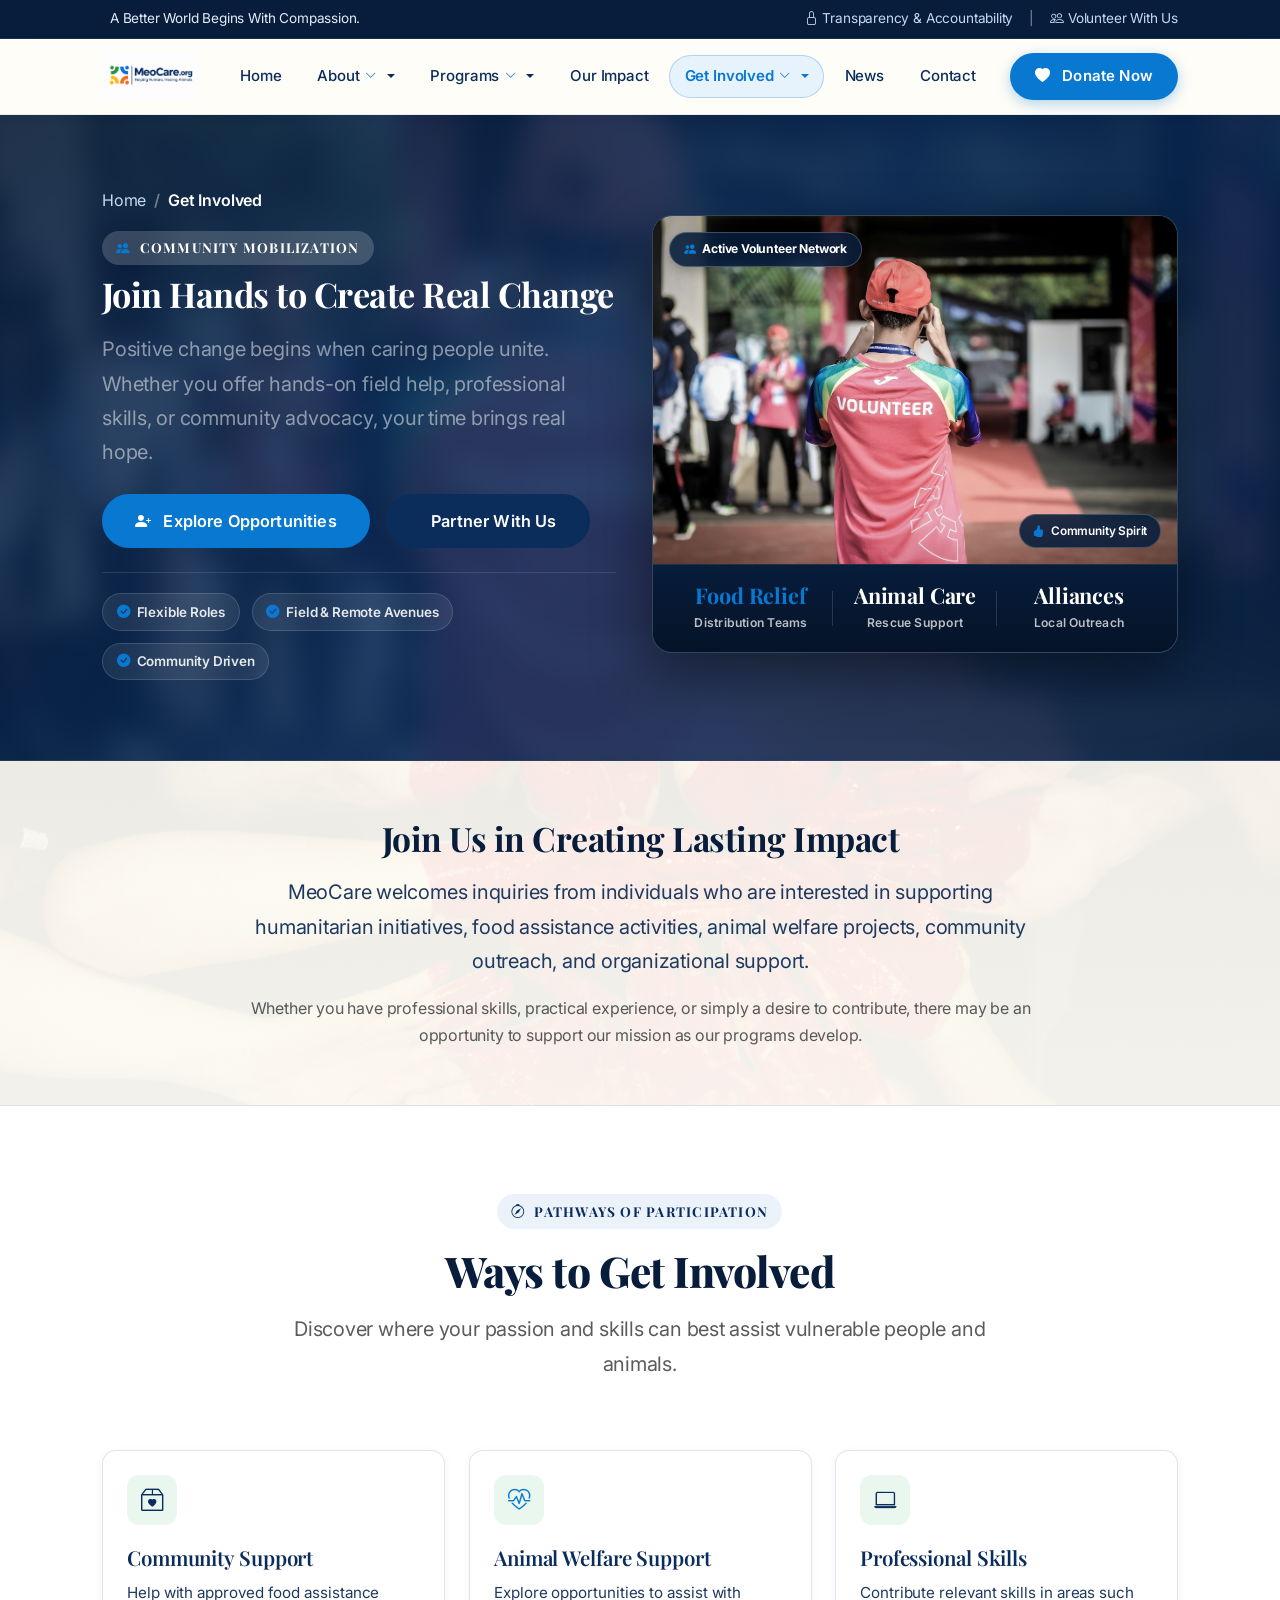
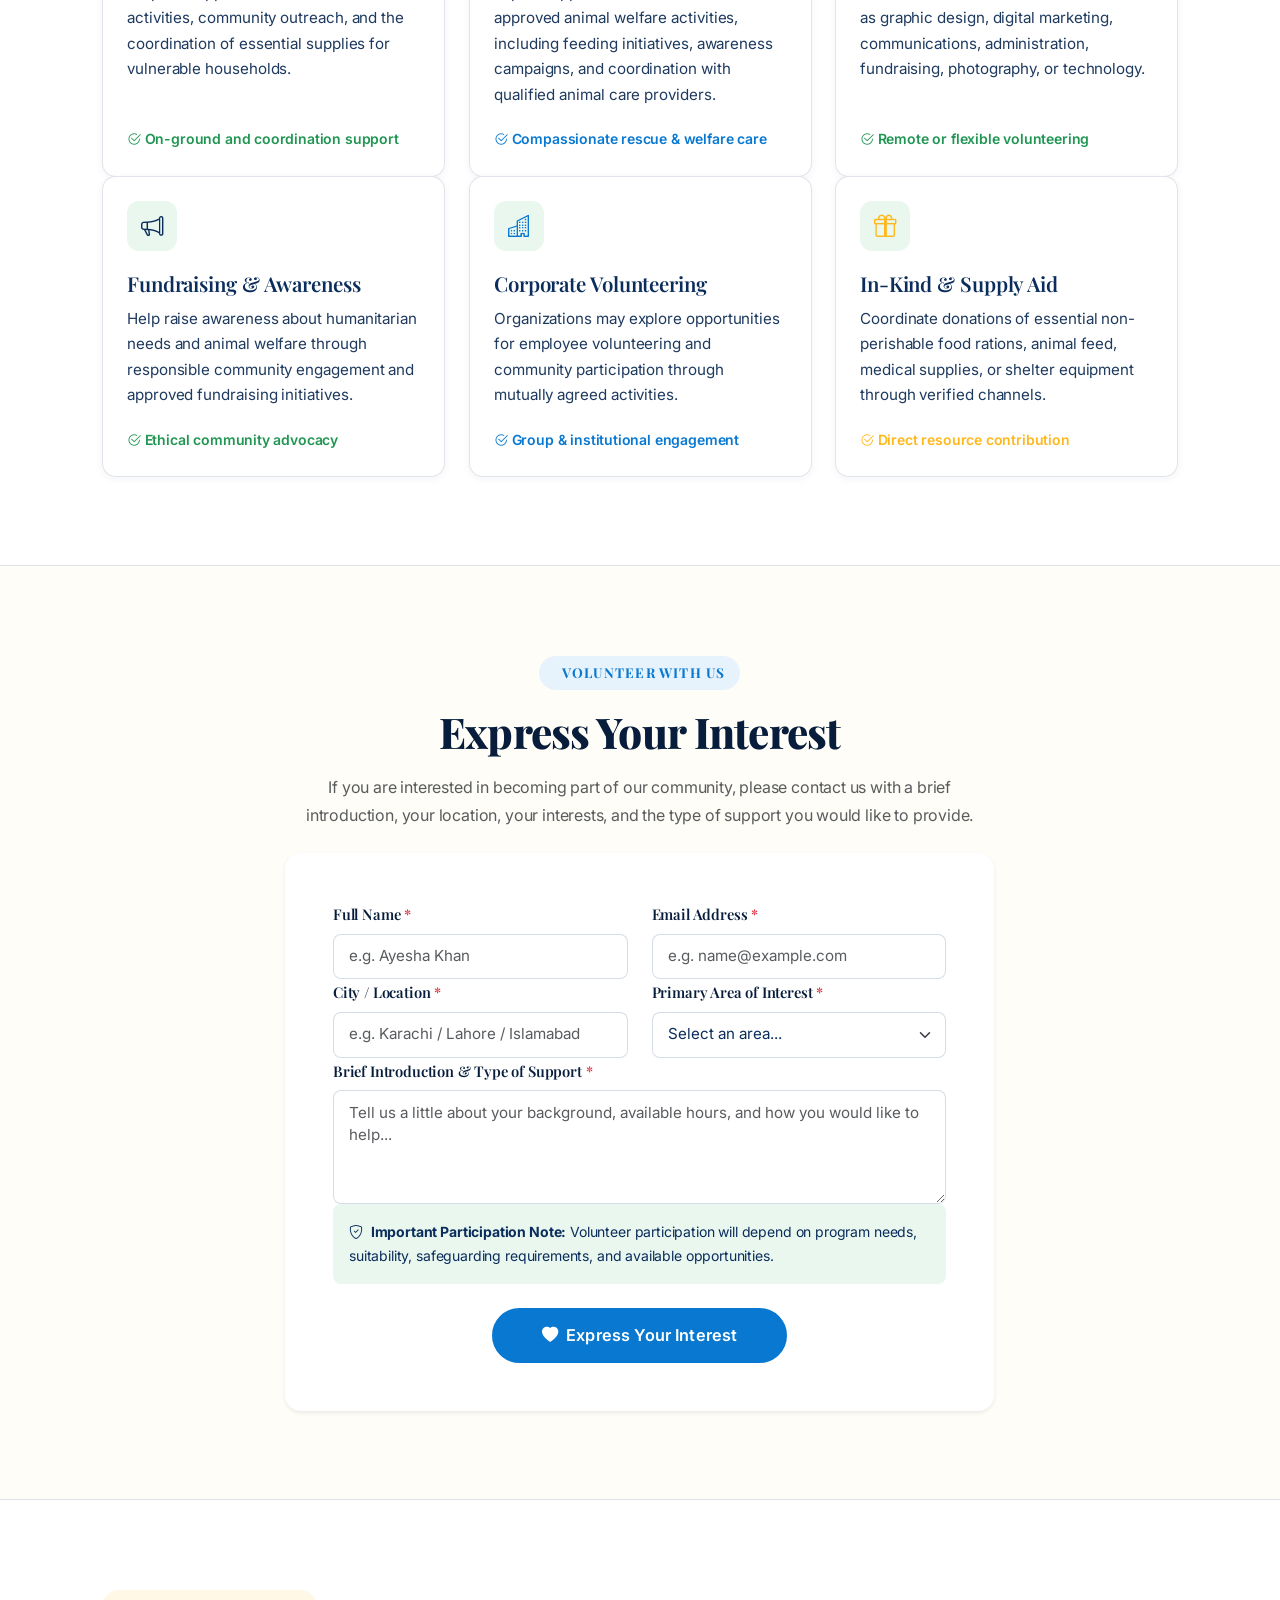
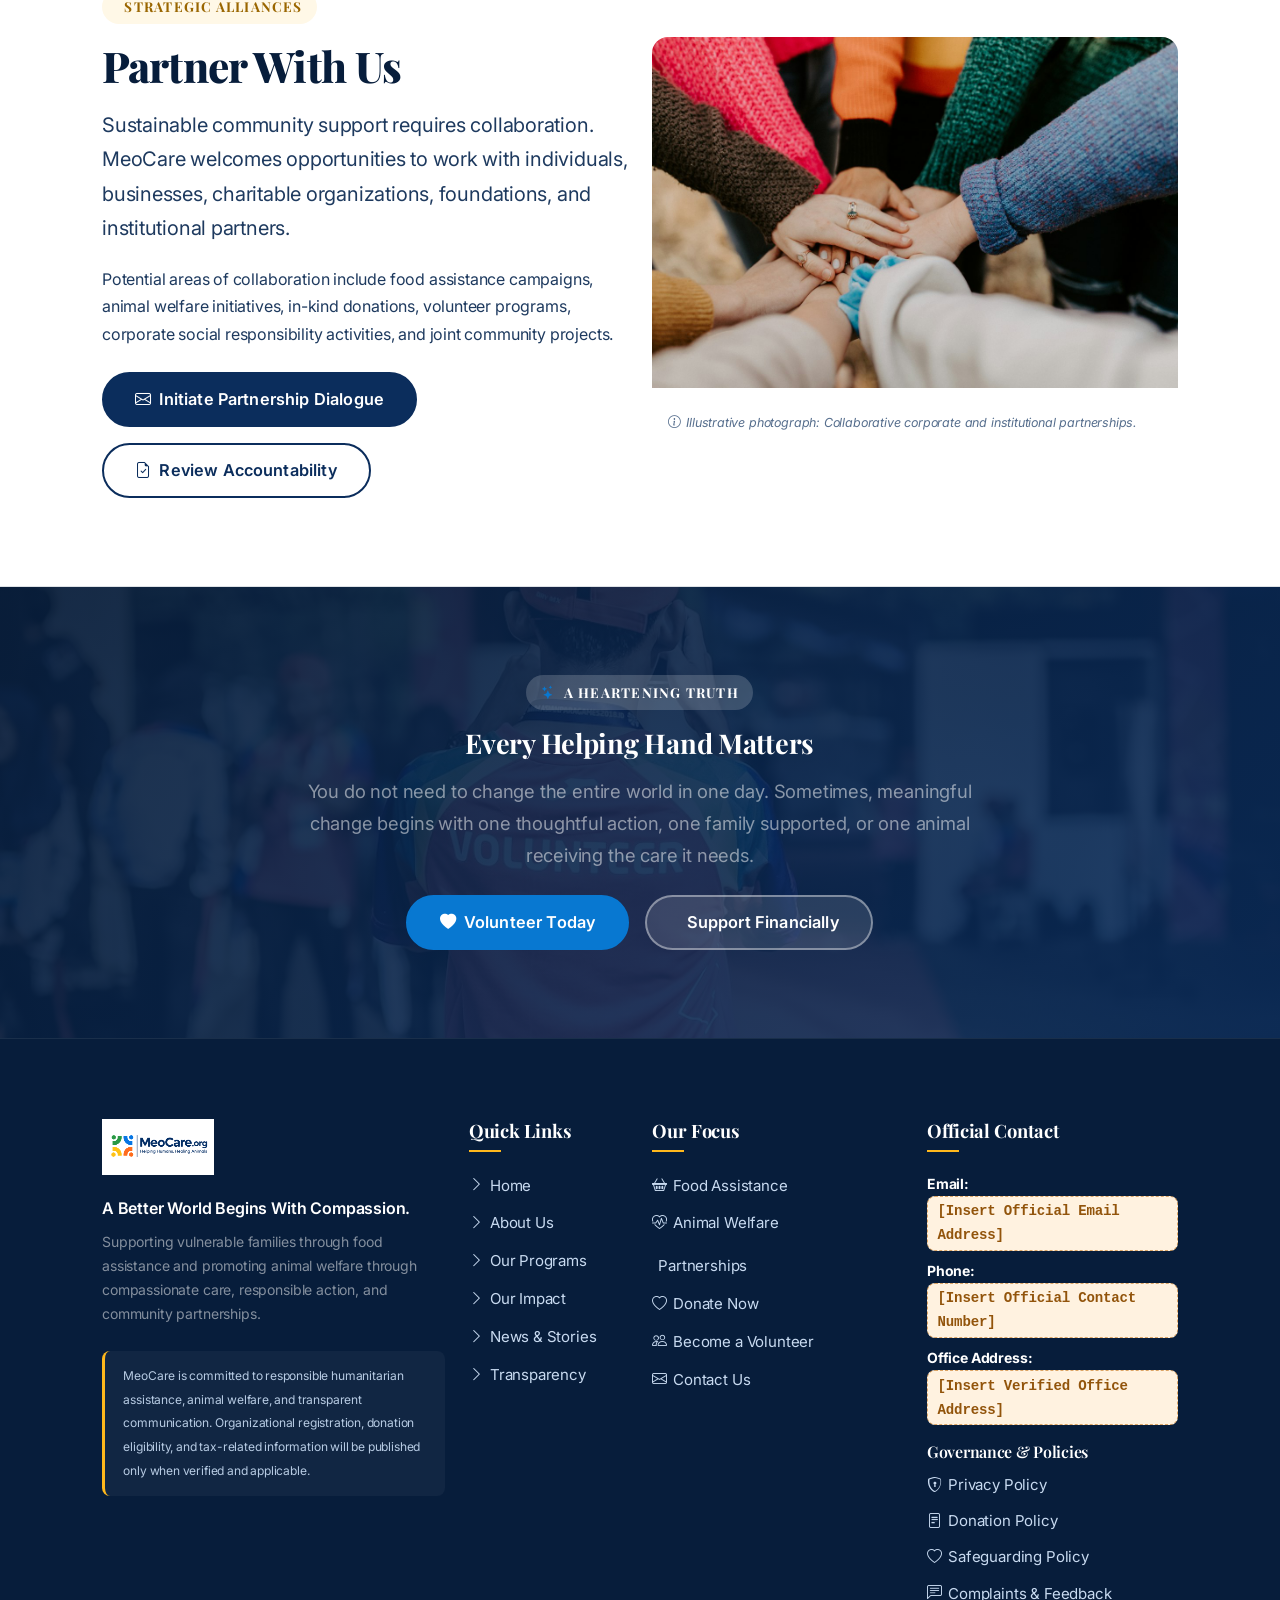
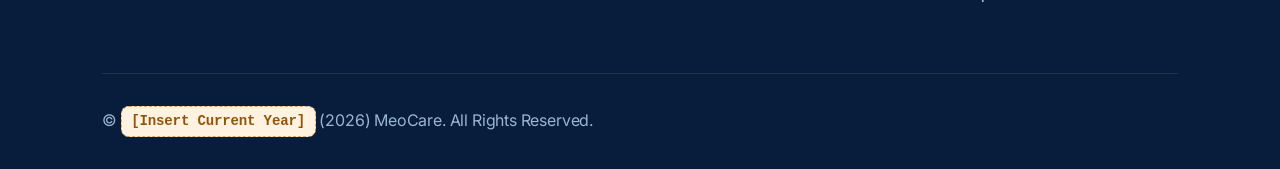
<file: volunteer.html>
<!DOCTYPE html>
<html lang="en">
<head>
  <meta charset="UTF-8">
  <meta name="viewport" content="width=device-width, initial-scale=1.0">
  <title>Get Involved & Volunteer | MEO Care Organization</title>
  <meta name="description" content="Your time can make a difference. Explore volunteer opportunities in food assistance, animal welfare, and community outreach.">
  
  <link rel="icon" type="image/png" href="images/logo.png">

    <!-- Google Fonts (Playfair Display & Inter) -->
  <link rel="preconnect" href="https://fonts.googleapis.com">
  <link rel="preconnect" href="https://fonts.gstatic.com" crossorigin>
  <link href="https://fonts.googleapis.com/css2?family=Inter:wght@300;400;500;600;700;800&family=Playfair+Display:ital,wght@0,500;0,600;0,700;0,800;0,900;1,600;1,700&display=swap" rel="stylesheet">

  <!-- Bootstrap 5 CSS (Local with CDN fallback) -->
  <link rel="stylesheet" href="assets/css/bootstrap.min.css">

  <!-- Bootstrap Icons -->
  <link rel="stylesheet" href="assets/css/bootstrap-icons.min.css">
  <link rel="stylesheet" href="https://cdn.jsdelivr.net/npm/bootstrap-icons@1.11.3/font/bootstrap-icons.min.css" onerror="this.onerror=null;">

  <!-- Custom Stylesheet -->
  <link rel="stylesheet" href="assets/css/style.css">
</head>
<body>

  <!-- Top Announcement Bar -->
  <div class="top-bar">
    <div class="container d-flex justify-content-between align-items-center">
      <div class="d-flex align-items-center gap-2">
        <i class="bi bi-shield-heart-fill text-sage"></i>
        <span>A Better World Begins With Compassion.</span>
      </div>
      <div class="d-none d-md-flex align-items-center gap-3">
        <a href="transparency.html"><i class="bi bi-lock me-1"></i>Transparency & Accountability</a>
        <span class="text-white-50">|</span>
        <a href="volunteer.html"><i class="bi bi-people me-1"></i>Volunteer With Us</a>
      </div>
    </div>
  </div>

  <!-- Primary Navigation (Redesigned Premium Nonprofit Navbar) -->
  <nav class="navbar navbar-expand-xl navbar-custom sticky-top" id="mainNavbar" aria-label="Main Navigation">
    <div class="container">
      <!-- Official MEO Care Logo (Original 2:1 Proportions) -->
      <a class="navbar-brand" href="index.html" aria-label="MEO Care Organization Home">
        <img src="images/logo.png" alt="MEO Care Organization Logo" class="brand-logo" width="130" height="48">
      </a>

      <!-- Mobile Menu Toggle Button -->
      <button class="navbar-toggler border-0 shadow-none custom-toggler" type="button" data-bs-toggle="collapse" data-bs-target="#navbarMain" aria-controls="navbarMain" aria-expanded="false" aria-label="Toggle navigation">
        <span class="toggler-bar bar-1"></span>
        <span class="toggler-bar bar-2"></span>
        <span class="toggler-bar bar-3"></span>
      </button>

      <!-- Navigation Links & Dropdowns -->
      <div class="collapse navbar-collapse" id="navbarMain">
        <ul class="navbar-nav mx-auto align-items-xl-center">
          <li class="nav-item">
            <a class="nav-link" href="index.html">Home</a>
          </li>

          <!-- About Dropdown -->
          <li class="nav-item dropdown">
            <a class="nav-link dropdown-toggle" href="#" id="aboutDropdown" role="button" data-bs-toggle="dropdown" aria-expanded="false" data-bs-display="static" data-bs-auto-close="true">
              <span>About</span>
              <i class="bi bi-chevron-down nav-chevron" aria-hidden="true"></i>
            </a>
            <ul class="dropdown-menu dropdown-menu-custom border-0 shadow-md" aria-labelledby="aboutDropdown">
              <li>
                <a class="dropdown-item" href="about.html">
                  <span class="item-title">About MeoCare</span>
                  <span class="item-desc">Our mission, vision, and core purpose</span>
                </a>
              </li>
              <li>
                <a class="dropdown-item" href="about.html#values">
                  <span class="item-title">Our Values</span>
                  <span class="item-desc">6 ethical commitments guiding our work</span>
                </a>
              </li>
              <li>
                <a class="dropdown-item" href="transparency.html">
                  <span class="item-title">Transparency & Accountability</span>
                  <span class="item-desc">Open governance, reports, and promise</span>
                </a>
              </li>
              <li>
                <a class="dropdown-item" href="policies.html">
                  <span class="item-title">Policies & Governance</span>
                  <span class="item-desc">Privacy, safeguarding, and donation terms</span>
                </a>
              </li>
            </ul>
          </li>

          <!-- Programs Dropdown -->
          <li class="nav-item dropdown">
            <a class="nav-link dropdown-toggle" href="#" id="programsDropdown" role="button" data-bs-toggle="dropdown" aria-expanded="false" data-bs-display="static" data-bs-auto-close="true">
              <span>Programs</span>
              <i class="bi bi-chevron-down nav-chevron" aria-hidden="true"></i>
            </a>
            <ul class="dropdown-menu dropdown-menu-custom border-0 shadow-md" aria-labelledby="programsDropdown">
              <li>
                <a class="dropdown-item" href="programs.html">
                  <span class="item-title">All Programs Overview</span>
                  <span class="item-desc">Comprehensive relief & welfare overview</span>
                </a>
              </li>
              <li>
                <a class="dropdown-item" href="programs.html#food-assistance">
                  <span class="item-title">Food Assistance & Humanitarian Aid</span>
                  <span class="item-desc">Nourishing vulnerable families in need</span>
                </a>
              </li>
              <li>
                <a class="dropdown-item" href="programs.html#animal-welfare">
                  <span class="item-title">Animal Rescue & Welfare</span>
                  <span class="item-desc">Rescue, food, veterinary treatment & shelter</span>
                </a>
              </li>
              <li>
                <a class="dropdown-item" href="programs.html#community-partnerships">
                  <span class="item-title">Community Partnerships</span>
                  <span class="item-desc">CSR, institutional collaboration & in-kind aid</span>
                </a>
              </li>
            </ul>
          </li>

          <!-- Our Impact -->
          <li class="nav-item">
            <a class="nav-link" href="impact.html">Our Impact</a>
          </li>

          <!-- Get Involved Dropdown (Active) -->
          <li class="nav-item dropdown">
            <a class="nav-link dropdown-toggle active" href="#" id="getInvolvedDropdown" role="button" data-bs-toggle="dropdown" aria-expanded="false" data-bs-display="static" data-bs-auto-close="true">
              <span>Get Involved</span>
              <i class="bi bi-chevron-down nav-chevron" aria-hidden="true"></i>
            </a>
            <ul class="dropdown-menu dropdown-menu-custom border-0 shadow-md" aria-labelledby="getInvolvedDropdown">
              <li>
                <a class="dropdown-item active" href="volunteer.html">
                  <span class="item-title">Ways to Get Involved</span>
                  <span class="item-desc">Community support & volunteer avenues</span>
                </a>
              </li>
              <li>
                <a class="dropdown-item" href="volunteer.html#volunteer-form-section">
                  <span class="item-title">Become a Volunteer</span>
                  <span class="item-desc">Lend your time, care, or professional skills</span>
                </a>
              </li>
              <li>
                <a class="dropdown-item" href="volunteer.html#partner">
                  <span class="item-title">Partner With Us</span>
                  <span class="item-desc">Corporate partnerships & joint initiatives</span>
                </a>
              </li>
              <li>
                <a class="dropdown-item" href="donate.html">
                  <span class="item-title">Ways to Give</span>
                  <span class="item-desc">One-time, monthly, and in-kind giving options</span>
                </a>
              </li>
            </ul>
          </li>

          <!-- News -->
          <li class="nav-item">
            <a class="nav-link" href="news.html">News</a>
          </li>

          <!-- Contact -->
          <li class="nav-item">
            <a class="nav-link" href="contact.html">Contact</a>
          </li>
        </ul>

        <!-- Right Side: Prominent Tasteful Donate Now Button -->
        <div class="navbar-cta d-flex align-items-center">
          <a class="btn btn-navbar-donate" href="donate.html">
            <i class="bi bi-heart-fill me-1" aria-hidden="true"></i>
            <span>Donate Now</span>
          </a>
        </div>
      </div>
    </div>
  </nav>

  <!-- Page Header Hero -->
    <!-- Page Header Hero (Clean Premium Split Layout: Volunteer) -->
  <header class="page-hero page-hero-volunteer">
    <div class="page-hero-bg"></div>
    <div class="container position-relative">
      <div class="row align-items-center g-5">
        <!-- Left Side: Narrative, CTAs & Participation Pillars -->
        <div class="col-lg-6 hero-page-left fade-in-on-scroll">
          <nav aria-label="breadcrumb" class="mb-3">
            <ol class="breadcrumb breadcrumb-custom">
              <li class="breadcrumb-item"><a href="index.html">Home</a></li>
              <li class="breadcrumb-item active" aria-current="page">Get Involved</li>
            </ol>
          </nav>
          <span class="eyebrow eyebrow-white mb-2">
            <i class="bi bi-people-fill text-terracotta"></i> Community Mobilization
          </span>
          <h1 class="display-5 text-white fw-bold mb-3">
            Join Hands to Create Real Change
          </h1>
          <p class="fs-5 text-white-50 mb-4 leading-relaxed">
            Positive change begins when caring people unite. Whether you offer hands-on field help, professional skills, or community advocacy, your time brings real hope.
          </p>
          <div class="d-flex flex-wrap gap-3 mb-4">
            <a href="#volunteer-options" class="btn btn-terracotta btn-lg">
              <i class="bi bi-person-plus-fill me-1"></i> Explore Opportunities
            </a>
            <a href="#partner" class="btn btn-forest btn-lg">
              <i class="bi bi-handshake me-1"></i> Partner With Us
            </a>
          </div>
          <div class="hero-impact-guarantee">
            <span class="hero-impact-pill">
              <i class="bi bi-check-circle-fill text-terracotta"></i> Flexible Roles
            </span>
            <span class="hero-impact-pill">
              <i class="bi bi-check-circle-fill text-terracotta"></i> Field &amp; Remote Avenues
            </span>
            <span class="hero-impact-pill">
              <i class="bi bi-check-circle-fill text-terracotta"></i> Community Driven
            </span>
          </div>
        </div>

        <!-- Right Side: Master Photo Card with Volunteer Roles -->
        <div class="col-lg-6 fade-in-on-scroll delay-1">
          <div class="page-hero-master-card" role="region" aria-label="MeoCare Volunteer Community Spotlight">
            <div class="page-hero-img-wrap">
              <img src="assets/images/volunteer-community.jpg" alt="Dedicated community volunteers collaborating in action" loading="eager">
              <span class="page-hero-badge"><i class="bi bi-people-fill text-terracotta me-1"></i> Active Volunteer Network</span>
              <span class="page-hero-stat-pill"><i class="bi bi-hand-thumbs-up-fill text-terracotta me-1"></i> Community Spirit</span>
            </div>
            <div class="page-hero-card-footer">
              <div class="page-hero-stat-item">
                <span class="stat-num text-terracotta">Food Relief</span>
                <span class="stat-lbl">Distribution Teams</span>
              </div>
              <div class="page-hero-stat-item">
                <span class="stat-num text-white">Animal Care</span>
                <span class="stat-lbl">Rescue Support</span>
              </div>
              <div class="page-hero-stat-item">
                <span class="stat-num text-gold-muted">Alliances</span>
                <span class="stat-lbl">Local Outreach</span>
              </div>
            </div>
          </div>
        </div>
      </div>
    </div>
  </header>

  <!-- Introduction Overview -->
  <section class="section-padding-sm bg-section-difference border-bottom">
    <div class="container">
      <div class="row justify-content-center text-center">
        <div class="col-lg-9 fade-in-on-scroll">
          <h2 class="h2 text-forest-deep mb-3">Join Us in Creating Lasting Impact</h2>
          <p class="fs-5 text-forest-mid mb-3">
            MeoCare welcomes inquiries from individuals who are interested in supporting humanitarian initiatives, food assistance activities, animal welfare projects, community outreach, and organizational support.
          </p>
          <p class="text-muted mb-0">
            Whether you have professional skills, practical experience, or simply a desire to contribute, there may be an opportunity to support our mission as our programs develop.
          </p>
        </div>
      </div>
    </div>
  </section>

  <!-- Ways to Get Involved Cards -->
  <section class="section-padding bg-white border-bottom">
    <div class="container">
      <div class="row justify-content-center text-center mb-5">
        <div class="col-lg-8 fade-in-on-scroll">
          <span class="eyebrow">
            <i class="bi bi-compass text-forest"></i> Pathways of Participation
          </span>
          <h2 class="h1 text-forest-deep mb-3">Ways to Get Involved</h2>
          <p class="text-muted fs-5">
            Discover where your passion and skills can best assist vulnerable people and animals.
          </p>
        </div>
      </div>

      <div class="row g-4">
        <!-- 1. Community Support -->
        <div class="col-md-6 col-lg-4 fade-in-on-scroll">
          <div class="custom-card p-4">
            <div class="value-icon"><i class="bi bi-box2-heart text-forest"></i></div>
            <h4 class="text-forest mb-2">Community Support</h4>
            <p class="card-text-custom">
              Help with approved food assistance activities, community outreach, and the coordination of essential supplies for vulnerable households.
            </p>
            <div class="small text-sage fw-semibold mt-auto">
              <i class="bi bi-check2-circle"></i> On-ground and coordination support
            </div>
          </div>
        </div>

        <!-- 2. Animal Welfare Support -->
        <div class="col-md-6 col-lg-4 fade-in-on-scroll delay-1">
          <div class="custom-card p-4">
            <div class="value-icon"><i class="bi bi-heart-pulse text-terracotta"></i></div>
            <h4 class="text-forest mb-2">Animal Welfare Support</h4>
            <p class="card-text-custom">
              Explore opportunities to assist with approved animal welfare activities, including feeding initiatives, awareness campaigns, and coordination with qualified animal care providers.
            </p>
            <div class="small text-terracotta fw-semibold mt-auto">
              <i class="bi bi-check2-circle"></i> Compassionate rescue & welfare care
            </div>
          </div>
        </div>

        <!-- 3. Professional Skills -->
        <div class="col-md-6 col-lg-4 fade-in-on-scroll delay-2">
          <div class="custom-card p-4">
            <div class="value-icon"><i class="bi bi-laptop text-forest"></i></div>
            <h4 class="text-forest mb-2">Professional Skills</h4>
            <p class="card-text-custom">
              Contribute relevant skills in areas such as graphic design, digital marketing, communications, administration, fundraising, photography, or technology.
            </p>
            <div class="small text-sage fw-semibold mt-auto">
              <i class="bi bi-check2-circle"></i> Remote or flexible volunteering
            </div>
          </div>
        </div>

        <!-- 4. Fundraising & Awareness -->
        <div class="col-md-6 col-lg-4 fade-in-on-scroll">
          <div class="custom-card p-4">
            <div class="value-icon"><i class="bi bi-megaphone text-forest"></i></div>
            <h4 class="text-forest mb-2">Fundraising & Awareness</h4>
            <p class="card-text-custom">
              Help raise awareness about humanitarian needs and animal welfare through responsible community engagement and approved fundraising initiatives.
            </p>
            <div class="small text-sage fw-semibold mt-auto">
              <i class="bi bi-check2-circle"></i> Ethical community advocacy
            </div>
          </div>
        </div>

        <!-- 5. Corporate Volunteering -->
        <div class="col-md-6 col-lg-4 fade-in-on-scroll delay-1">
          <div class="custom-card p-4">
            <div class="value-icon"><i class="bi bi-buildings text-terracotta"></i></div>
            <h4 class="text-forest mb-2">Corporate Volunteering</h4>
            <p class="card-text-custom">
              Organizations may explore opportunities for employee volunteering and community participation through mutually agreed activities.
            </p>
            <div class="small text-terracotta fw-semibold mt-auto">
              <i class="bi bi-check2-circle"></i> Group & institutional engagement
            </div>
          </div>
        </div>

        <!-- 6. In-Kind & Resource Support -->
        <div class="col-md-6 col-lg-4 fade-in-on-scroll delay-2">
          <div class="custom-card p-4">
            <div class="value-icon"><i class="bi bi-gift text-gold"></i></div>
            <h4 class="text-forest mb-2">In-Kind & Supply Aid</h4>
            <p class="card-text-custom">
              Coordinate donations of essential non-perishable food rations, animal feed, medical supplies, or shelter equipment through verified channels.
            </p>
            <div class="small text-gold fw-semibold mt-auto">
              <i class="bi bi-check2-circle"></i> Direct resource contribution
            </div>
          </div>
        </div>
      </div>
    </div>
  </section>

  <!-- Interactive Volunteer Interest Form Section -->
  <section class="section-padding bg-cream border-bottom" id="volunteer-form-section">
    <div class="container">
      <div class="row justify-content-center">
        <div class="col-lg-8">
          
          <div class="text-center mb-4 fade-in-on-scroll">
            <span class="eyebrow eyebrow-terracotta">
              <i class="bi bi-send-heart"></i> Volunteer With Us
            </span>
            <h2 class="h1 text-forest-deep mb-3">Express Your Interest</h2>
            <p class="text-muted">
              If you are interested in becoming part of our community, please contact us with a brief introduction, your location, your interests, and the type of support you would like to provide.
            </p>
          </div>

          <div class="card p-4 p-md-5 rounded-4 bg-white border-0 shadow-sm fade-in-on-scroll">
            <form id="volunteerDemoForm" novalidate>
              <div class="row g-3">
                <div class="col-md-6">
                  <label class="form-label" for="volFullName">Full Name <span class="text-danger">*</span></label>
                  <input type="text" class="form-control" id="volFullName" name="fullName" placeholder="e.g. Ayesha Khan" required>
                </div>
                <div class="col-md-6">
                  <label class="form-label" for="volEmail">Email Address <span class="text-danger">*</span></label>
                  <input type="email" class="form-control" id="volEmail" name="email" placeholder="e.g. name@example.com" required>
                </div>

                <div class="col-md-6">
                  <label class="form-label" for="volLocation">City / Location <span class="text-danger">*</span></label>
                  <input type="text" class="form-control" id="volLocation" name="location" placeholder="e.g. Karachi / Lahore / Islamabad" required>
                </div>
                <div class="col-md-6">
                  <label class="form-label" for="volInterest">Primary Area of Interest <span class="text-danger">*</span></label>
                  <select class="form-select" id="volInterest" name="areaOfInterest" required>
                    <option value="" selected disabled>Select an area...</option>
                    <option value="Community Food Relief">Community Food Assistance</option>
                    <option value="Animal Rescue & Care">Animal Rescue & Welfare</option>
                    <option value="Professional Skills">Professional Skills (Tech, Design, Media)</option>
                    <option value="Fundraising & Awareness">Fundraising & Awareness</option>
                    <option value="Corporate Volunteering">Corporate Volunteering</option>
                  </select>
                </div>

                <div class="col-12">
                  <label class="form-label" for="volMessage">Brief Introduction & Type of Support <span class="text-danger">*</span></label>
                  <textarea class="form-control" id="volMessage" name="supportDescription" rows="4" placeholder="Tell us a little about your background, available hours, and how you would like to help..." required></textarea>
                </div>

                <div class="col-12">
                  <div class="p-3 bg-sage-tint rounded-3">
                    <p class="small text-forest mb-0">
                      <i class="bi bi-shield-check me-1"></i> <strong>Important Participation Note:</strong> Volunteer participation will depend on program needs, suitability, safeguarding requirements, and available opportunities.
                    </p>
                  </div>
                </div>

                <div class="col-12 text-center mt-4">
                  <button type="submit" class="btn btn-terracotta btn-lg px-5">
                    <i class="bi bi-heart-fill"></i> Express Your Interest
                  </button>
                </div>
              </div>
            </form>
          </div>

        </div>
      </div>
    </div>
  </section>

  <!-- Partner With Us Anchor Section -->
  <section id="partner" class="section-padding bg-white border-bottom">
    <div class="container">
      <div class="row align-items-center g-5">
        <div class="col-lg-6 fade-in-on-scroll">
          <span class="eyebrow eyebrow-gold">
            <i class="bi bi-handshake-fill"></i> Strategic Alliances
          </span>
          <h2 class="h1 text-forest-deep mb-3">Partner With Us</h2>
          <p class="fs-5 text-forest-mid">
            Sustainable community support requires collaboration. MeoCare welcomes opportunities to work with individuals, businesses, charitable organizations, foundations, and institutional partners.
          </p>
          <p>
            Potential areas of collaboration include food assistance campaigns, animal welfare initiatives, in-kind donations, volunteer programs, corporate social responsibility activities, and joint community projects.
          </p>
          <div class="d-flex flex-wrap gap-3 mt-4">
            <a href="contact.html" class="btn btn-forest btn-lg">
              <i class="bi bi-envelope"></i> Initiate Partnership Dialogue
            </a>
            <a href="transparency.html" class="btn btn-outline-forest btn-lg">
              <i class="bi bi-file-earmark-check"></i> Review Accountability
            </a>
          </div>
        </div>

        <div class="col-lg-6 fade-in-on-scroll delay-1">
          <div class="card border-0 shadow-md rounded-4 overflow-hidden">
            <img src="images/partnership-collaboration.jpg" alt="Partnering for social impact" class="img-fluid w-100 object-fit-cover" style="max-height: 380px;">
            <div class="p-3 bg-white">
              <div class="illustrative-notice">
                <i class="bi bi-info-circle"></i> Illustrative photograph: Collaborative corporate and institutional partnerships.
              </div>
            </div>
          </div>
        </div>
      </div>
    </div>
  </section>

  <!-- Every Helping Hand Matters Callout -->
  <section class="section-padding bg-section-cta text-white text-center">
    <div class="container">
      <div class="row justify-content-center">
        <div class="col-lg-8 fade-in-on-scroll">
          <span class="eyebrow eyebrow-white mb-3">
            <i class="bi bi-stars text-terracotta"></i> A Heartening Truth
          </span>
          <h2 class="display-6 text-white fw-bold mb-3">Every Helping Hand Matters</h2>
          <p class="lead text-white-50 mb-4">
            You do not need to change the entire world in one day. Sometimes, meaningful change begins with one thoughtful action, one family supported, or one animal receiving the care it needs.
          </p>
          <div class="d-flex justify-content-center flex-wrap gap-3">
            <a href="#volunteer-form-section" class="btn btn-terracotta btn-lg">
              <i class="bi bi-heart-fill"></i> Volunteer Today
            </a>
            <a href="donate.html" class="btn btn-outline-light-custom btn-lg">
              <i class="bi bi-cash-heart"></i> Support Financially
            </a>
          </div>
        </div>
      </div>
    </div>
  </section>

  <!-- Footer -->
  <footer class="footer-custom">
    <div class="container">
      <div class="row g-4">
        <div class="col-lg-4 col-md-6">
          <a href="index.html" class="d-inline-block">
            <img src="images/logo.png" alt="MEO Care Organization Logo" class="footer-logo">
          </a>
          <p class="text-white fw-semibold mb-2">A Better World Begins With Compassion.</p>
          <p class="text-white-50 small mb-4">
            Supporting vulnerable families through food assistance and promoting animal welfare through compassionate care, responsible action, and community partnerships.
          </p>
          <div class="footer-disclaimer-box">
            <small>
              MeoCare is committed to responsible humanitarian assistance, animal welfare, and transparent communication. Organizational registration, donation eligibility, and tax-related information will be published only when verified and applicable.
            </small>
          </div>
        </div>

        <div class="col-lg-2 col-md-6 col-6">
          <h4 class="footer-heading">Quick Links</h4>
          <ul class="footer-links">
            <li><a href="index.html"><i class="bi bi-chevron-right"></i> Home</a></li>
            <li><a href="about.html"><i class="bi bi-chevron-right"></i> About Us</a></li>
            <li><a href="programs.html"><i class="bi bi-chevron-right"></i> Our Programs</a></li>
            <li><a href="impact.html"><i class="bi bi-chevron-right"></i> Our Impact</a></li>
            <li><a href="news.html"><i class="bi bi-chevron-right"></i> News & Stories</a></li>
            <li><a href="transparency.html"><i class="bi bi-chevron-right"></i> Transparency</a></li>
          </ul>
        </div>

        <div class="col-lg-3 col-md-6 col-6">
          <h4 class="footer-heading">Our Focus</h4>
          <ul class="footer-links">
            <li><a href="programs.html#food-assistance"><i class="bi bi-basket2"></i> Food Assistance</a></li>
            <li><a href="programs.html#animal-welfare"><i class="bi bi-heart-pulse"></i> Animal Welfare</a></li>
            <li><a href="programs.html#community-partnerships"><i class="bi bi-handshake"></i> Partnerships</a></li>
            <li><a href="donate.html"><i class="bi bi-heart"></i> Donate Now</a></li>
            <li><a href="volunteer.html"><i class="bi bi-people"></i> Become a Volunteer</a></li>
            <li><a href="contact.html"><i class="bi bi-envelope"></i> Contact Us</a></li>
          </ul>
        </div>

        <div class="col-lg-3 col-md-6">
          <h4 class="footer-heading">Official Contact</h4>
          <ul class="footer-links mb-3">
            <li class="text-white-50 small mb-2">
              <strong class="text-white d-block">Email:</strong>
              <span class="placeholder-pill">[Insert Official Email Address]</span>
            </li>
            <li class="text-white-50 small mb-2">
              <strong class="text-white d-block">Phone:</strong>
              <span class="placeholder-pill">[Insert Official Contact Number]</span>
            </li>
            <li class="text-white-50 small mb-2">
              <strong class="text-white d-block">Office Address:</strong>
              <span class="placeholder-pill">[Insert Verified Office Address]</span>
            </li>
          </ul>

          <h5 class="text-white fs-6 mt-3 mb-2">Governance & Policies</h5>
          <ul class="footer-links small">
            <li><a href="policies.html#privacy"><i class="bi bi-shield-lock"></i> Privacy Policy</a></li>
            <li><a href="policies.html#donation"><i class="bi bi-file-text"></i> Donation Policy</a></li>
            <li><a href="policies.html#safeguarding"><i class="bi bi-heart"></i> Safeguarding Policy</a></li>
            <li><a href="policies.html#complaints"><i class="bi bi-chat-left-text"></i> Complaints & Feedback</a></li>
          </ul>
        </div>
      </div>

      <div class="footer-bottom d-flex flex-column flex-md-row justify-content-between align-items-center gap-2">
        <p class="mb-0">
          &copy; <span class="placeholder-pill">[Insert Current Year]</span> (<span class="current-year-text">2026</span>) MeoCare. All Rights Reserved.
        </p>
      </div>
    </div>
  </footer>

  <button id="btnScrollTop" class="btn-scroll-top" aria-label="Scroll to top of page">
    <i class="bi bi-arrow-up"></i>
  </button>

  <script src="assets/js/jquery.min.js"></script>
  <script src="assets/js/bootstrap.bundle.min.js"></script>
  <script src="assets/js/main.js"></script>
</body>
</html>
</file>
<file: assets/css/style.css>
/* ==========================================================================
   MEO Care Organization - Official Frontend Stylesheet
   Brand Identity: Navy Blue (#0B2D5C), Green (#219653), Blue (#0878D1),
   Yellow (#FFB81C), Orange (#F36B21), and Ivory White (#FFFDF7)
   ========================================================================== */

/* --- Google Fonts Import (Playfair Display & Inter) --- */
@import url('https://fonts.googleapis.com/css2?family=Inter:wght@300;400;500;600;700;800&family=Playfair+Display:ital,wght@0,500;0,600;0,700;0,800;0,900;1,600;1,700&display=swap');

/* --- CSS Variables / Brand Design Tokens --- */
:root {
  /* Official Brand Color Palette (MeoCare.org Logo Identity) */
  --color-navy: #0B2D5C;             /* Headings, primary text, navbar & footer */
  --color-navy-deep: #071D3B;        /* Deepest navy for high-contrast dark sections */
  --color-navy-mid: #0B2D5C;         /* Primary brand navy */
  --color-navy-light: #16437E;       /* Mid navy for subtle borders/hover */
  --color-navy-tint: #EBF2FA;        /* Soft navy tint */

  --color-green: #219653;            /* Animal welfare, success indicators, eco accents */
  --color-green-dark: #197841;       /* Deep green hover */
  --color-green-light: #27AE60;      /* Vibrant green */
  --color-green-tint: #E9F7EF;       /* Soft green tint for animal cards/badges */

  --color-blue: #0878D1;             /* Primary buttons, links, interactive elements */
  --color-blue-hover: #065FA6;       /* Blue button hover */
  --color-blue-dark: #054C84;        /* Deeper interactive blue */
  --color-blue-light: #2D9CDB;       /* Cyan / light blue */
  --color-blue-tint: #E6F2FC;        /* Soft blue background tint */

  --color-yellow: #FFB81C;           /* Highlights, badges, important CTA accents */
  --color-yellow-hover: #E5A314;     /* Yellow hover */
  --color-yellow-light: #FFF8E7;     /* Soft yellow badge background */
  --color-yellow-text: #9A6600;      /* Accessible text on yellow tint */

  --color-orange: #F36B21;           /* Secondary highlights & decorative accents */
  --color-orange-hover: #D95610;     /* Orange hover */
  --color-orange-light: #FEF0E9;     /* Soft orange badge tint */

  --color-ivory: #FFFDF7;            /* Page backgrounds & content sections */
  --color-ivory-card: #FFFFFF;       /* Crisp white for elevated cards */
  --color-ivory-darker: #F7F3E8;     /* Warm ivory tint for alternate sections */
  --color-ivory-border: #EADBBE;     /* Soft warm border */

  /* Semantic Mappings for Universal Design System */
  --color-text-dark: #0B2D5C;        /* Navy blue for readable headings */
  --color-text-body: #1E3A5F;        /* Navy-slate tone for comfortable readable body text */
  --color-text-muted: #566E8D;       /* Refined slate for muted descriptions */
  --color-border: rgba(11, 45, 92, 0.12);
  --color-border-light: rgba(11, 45, 92, 0.06);

  /* Compatibility & Legacy Aliases (Seamlessly retrofitted across all 10 pages) */
  --color-forest: var(--color-navy);
  --color-forest-deep: var(--color-navy-deep);
  --color-forest-mid: var(--color-navy);
  --color-forest-light: var(--color-navy-light);

  --color-sage: var(--color-green);
  --color-sage-soft: #27AE60;
  --color-sage-tint: var(--color-green-tint);
  --color-sage-light: #F2FAF5;

  --color-cream: var(--color-ivory);
  --color-cream-card: var(--color-ivory-card);
  --color-cream-darker: var(--color-ivory-darker);

  --color-terracotta: var(--color-blue);
  --color-terracotta-hover: var(--color-blue-hover);
  --color-gold: var(--color-yellow);
  --color-gold-light: var(--color-yellow-light);
  --color-gold-muted: var(--color-yellow);

  /* Premium Typography Hierarchy: Playfair Display (Headings) & Inter (Body & UI) */
  --font-heading: 'Playfair Display', Georgia, Cambria, 'Times New Roman', serif;
  --font-body: 'Inter', -apple-system, BlinkMacSystemFont, "Segoe UI", Roboto, Helvetica, Arial, sans-serif;

  /* Shadows & Radius */
  --shadow-sm: 0 2px 8px rgba(11, 45, 92, 0.05);
  --shadow-md: 0 10px 25px -4px rgba(11, 45, 92, 0.08), 0 4px 10px -2px rgba(11, 45, 92, 0.04);
  --shadow-lg: 0 20px 40px -8px rgba(11, 45, 92, 0.14), 0 8px 18px -4px rgba(11, 45, 92, 0.06);
  --shadow-glow: 0 0 30px rgba(8, 120, 209, 0.28);
  --shadow-blue: 0 8px 24px -4px rgba(8, 120, 209, 0.35);
  --shadow-yellow: 0 8px 24px -4px rgba(255, 184, 28, 0.35);

  --radius-sm: 8px;
  --radius-md: 14px;
  --radius-lg: 20px;
  --radius-pill: 9999px;

  /* Transitions */
  --transition-fast: 0.18s ease;
  --transition-normal: 0.28s ease;
  --transition-smooth: 0.4s cubic-bezier(0.16, 1, 0.3, 1);
}

/* --- Base & Reset --- */
*, *::before, *::after {
  box-sizing: border-box;
}

html {
  scroll-behavior: smooth;
  font-size: 16px;
}

body {
  font-family: var(--font-body);
  color: var(--color-text-body);
  background-color: var(--color-ivory);
  line-height: 1.72;
  letter-spacing: -0.011em;
  -webkit-font-smoothing: antialiased;
  -moz-osx-font-smoothing: grayscale;
  overflow-x: hidden;
}

/* --- Typography Hierarchy (Playfair Display for Headings, Inter for Body) --- */
h1, h2, h3, h4, h5, h6,
.h1, .h2, .h3, .h4, .h5, .h6,
.display-1, .display-2, .display-3, .display-4, .display-5, .display-6 {
  font-family: var(--font-heading);
  color: var(--color-navy);
  font-weight: 700;
  line-height: 1.25;
  letter-spacing: -0.018em;
  margin-bottom: 0.85rem;
}

.display-1 { font-size: calc(2.2rem + 1.8vw); font-weight: 800; letter-spacing: -0.025em; line-height: 1.18; }
.display-2 { font-size: calc(2rem + 1.5vw); font-weight: 800; letter-spacing: -0.025em; line-height: 1.2; }
.display-3 { font-size: calc(1.8rem + 1.2vw); font-weight: 700; letter-spacing: -0.02em; line-height: 1.22; }
.display-4 { font-size: calc(1.65rem + 1vw); font-weight: 700; letter-spacing: -0.02em; line-height: 1.24; }
.display-5 { font-size: calc(1.5rem + 0.8vw); font-weight: 700; letter-spacing: -0.015em; line-height: 1.26; }
.display-6 { font-size: calc(1.3rem + 0.5vw); font-weight: 600; letter-spacing: -0.01em; line-height: 1.28; }

h1, .h1 { font-size: calc(1.85rem + 1vw); font-weight: 800; letter-spacing: -0.02em; line-height: 1.22; }
h2, .h2 { font-size: calc(1.5rem + 0.75vw); font-weight: 700; letter-spacing: -0.015em; line-height: 1.26; }
h3, .h3 { font-size: 1.55rem; font-weight: 700; letter-spacing: -0.01em; line-height: 1.3; }
h4, .h4 { font-size: 1.28rem; font-weight: 600; line-height: 1.35; letter-spacing: -0.005em; }
h5, .h5 { font-size: 1.1rem; font-weight: 600; line-height: 1.4; }
h6, .h6 {
  font-family: var(--font-body);
  font-size: 0.88rem;
  font-weight: 700;
  letter-spacing: 0.06em;
  text-transform: uppercase;
  line-height: 1.4;
}

p {
  font-family: var(--font-body);
  font-size: 1rem;
  line-height: 1.72;
  letter-spacing: -0.011em;
  margin-bottom: 1.25rem;
}

.lead, .hero-lead {
  font-family: var(--font-body);
  font-size: 1.15rem;
  line-height: 1.72;
  font-weight: 400;
  letter-spacing: -0.01em;
}

a {
  color: var(--color-blue);
  text-decoration: none;
  transition: color var(--transition-fast);
}

a:hover {
  color: var(--color-navy-deep);
}

a:focus-visible, button:focus-visible, input:focus-visible, select:focus-visible, textarea:focus-visible {
  outline: 3px solid var(--color-blue);
  outline-offset: 2px;
}

/* --- Brand Utility Classes --- */
.text-navy { color: var(--color-navy) !important; }
.text-navy-deep { color: var(--color-navy-deep) !important; }
.text-green { color: var(--color-green) !important; }
.text-blue { color: var(--color-blue) !important; }
.text-yellow { color: var(--color-yellow) !important; }
.text-orange { color: var(--color-orange) !important; }
.text-ivory { color: var(--color-ivory) !important; }

.text-forest { color: var(--color-navy) !important; }
.text-forest-deep { color: var(--color-navy-deep) !important; }
.text-sage { color: var(--color-green) !important; }
.text-terracotta { color: var(--color-blue) !important; }
.text-gold { color: var(--color-yellow) !important; }

.bg-navy { background-color: var(--color-navy) !important; color: #fff; }
.bg-navy-deep { background-color: var(--color-navy-deep) !important; color: #fff; }
.bg-green { background-color: var(--color-green) !important; color: #fff; }
.bg-blue { background-color: var(--color-blue) !important; color: #fff; }
.bg-yellow { background-color: var(--color-yellow) !important; color: var(--color-navy); }
.bg-orange { background-color: var(--color-orange) !important; color: #fff; }
.bg-ivory { background-color: var(--color-ivory) !important; }

.bg-forest { background-color: var(--color-navy) !important; color: #fff; }
.bg-forest-deep { background-color: var(--color-navy-deep) !important; color: #fff; }
.bg-sage-tint { background-color: var(--color-green-tint) !important; }
.bg-blue-tint { background-color: var(--color-blue-tint) !important; }
.bg-cream { background-color: var(--color-ivory) !important; }
.bg-cream-darker { background-color: var(--color-ivory-darker) !important; }
.bg-gold-light { background-color: var(--color-yellow-light) !important; }

.section-padding {
  padding-top: 5.5rem;
  padding-bottom: 5.5rem;
}

.section-padding-sm {
  padding-top: 3.5rem;
  padding-bottom: 3.5rem;
}

.eyebrow {
  display: inline-flex;
  align-items: center;
  gap: 0.5rem;
  font-family: var(--font-heading);
  font-size: 0.85rem;
  font-weight: 700;
  text-transform: uppercase;
  letter-spacing: 0.09em;
  color: var(--color-navy);
  background-color: var(--color-navy-tint);
  padding: 0.35rem 0.9rem;
  border-radius: var(--radius-pill);
  margin-bottom: 1rem;
}

.eyebrow.eyebrow-terracotta,
.eyebrow.eyebrow-blue {
  color: var(--color-blue);
  background-color: var(--color-blue-tint);
}

.eyebrow.eyebrow-green {
  color: var(--color-green-dark);
  background-color: var(--color-green-tint);
}

.eyebrow.eyebrow-gold,
.eyebrow.eyebrow-yellow {
  color: var(--color-yellow-text);
  background-color: var(--color-yellow-light);
}

.eyebrow.eyebrow-orange {
  color: var(--color-orange-hover);
  background-color: var(--color-orange-light);
}

.eyebrow.eyebrow-white {
  color: #ffffff;
  background-color: rgba(255, 255, 255, 0.18);
  backdrop-filter: blur(4px);
}

.placeholder-pill {
  display: inline-block;
  background-color: #fff2e0;
  color: #92540b;
  border: 1px dashed #dca565;
  border-radius: var(--radius-sm);
  padding: 0.15rem 0.6rem;
  font-size: 0.88rem;
  font-family: ui-monospace, SFMono-Regular, Menlo, Monaco, Consolas, monospace;
  font-weight: 600;
  vertical-align: middle;
  max-width: 100%;
  word-break: break-word;
  overflow-wrap: break-word;
  white-space: normal;
}

/* --- Top Announcement Bar --- */
.top-bar {
  background-color: var(--color-navy-deep);
  color: #e2edf8;
  font-size: 0.85rem;
  padding: 0.45rem 0;
  border-bottom: 1px solid rgba(255, 255, 255, 0.08);
}

.top-bar a {
  color: #c5dbf2;
  transition: color var(--transition-fast);
}

.top-bar a:hover {
  color: var(--color-yellow);
}

/* --- Header & Navigation (Redesigned Premium Nonprofit Navbar) --- */
.navbar-custom {
  background-color: rgba(255, 253, 247, 0.98);
  backdrop-filter: blur(16px);
  -webkit-backdrop-filter: blur(16px);
  padding-top: 0.85rem;
  padding-bottom: 0.85rem;
  border-bottom: 1px solid rgba(11, 45, 92, 0.08);
  box-shadow: 0 2px 14px -2px rgba(11, 45, 92, 0.04);
  transition: padding 0.3s ease, background-color 0.3s ease, box-shadow 0.3s ease;
  z-index: 1030;
}

.navbar-custom.navbar-scrolled {
  background-color: rgba(255, 253, 247, 0.99);
  padding-top: 0.5rem;
  padding-bottom: 0.5rem;
  box-shadow: 0 8px 24px -4px rgba(11, 45, 92, 0.08);
  border-bottom-color: rgba(11, 45, 92, 0.12);
}

/* Brand Logo (Preserving original 2:1 proportions) */
.navbar-brand {
  padding: 0;
  margin-right: 1.5rem;
  display: inline-flex;
  align-items: center;
}

.navbar-brand img.brand-logo {
  height: 48px;
  width: auto;
  max-height: 48px;
  object-fit: contain;
  aspect-ratio: 2 / 1;
  transition: height 0.25s ease, transform 0.25s ease;
}

.navbar-custom.navbar-scrolled .navbar-brand img.brand-logo {
  height: 40px;
  max-height: 40px;
}

.navbar-brand:hover img.brand-logo {
  transform: scale(1.02);
}

.navbar-brand:focus-visible {
  outline: 3px solid var(--color-blue);
  outline-offset: 4px;
  border-radius: var(--radius-sm);
}

/* Navigation Links (Clean Inter typography with subtle hover & active-page indicator) */
.navbar-nav {
  gap: 0.35rem;
}

.navbar-nav .nav-link {
  font-family: var(--font-body);
  font-weight: 500;
  font-size: 0.94rem;
  color: var(--color-navy) !important;
  padding: 0.55rem 0.95rem !important;
  border-radius: var(--radius-pill);
  letter-spacing: -0.01em;
  display: inline-flex;
  align-items: center;
  gap: 0.35rem;
  transition: all 0.22s cubic-bezier(0.16, 1, 0.3, 1);
  cursor: pointer;
  white-space: nowrap;
}

.navbar-nav .nav-link:hover {
  color: var(--color-blue) !important;
  background-color: var(--color-blue-tint);
  transform: translateY(-1px);
}

.navbar-nav .nav-link.active {
  color: var(--color-blue) !important;
  font-weight: 600;
  background-color: var(--color-blue-tint);
  border-radius: var(--radius-pill);
  box-shadow: inset 0 0 0 1px rgba(8, 120, 209, 0.25);
}

/* Accessible Visible Focus Styles */
.navbar-nav .nav-link:focus-visible {
  outline: 2px solid var(--color-blue) !important;
  outline-offset: 2px;
  border-radius: var(--radius-sm);
  background-color: var(--color-blue-tint);
}

/* Dropdown Chevron Indicator */
.nav-chevron {
  font-size: 0.72rem;
  color: var(--color-blue);
  transition: transform 0.22s ease, color 0.22s ease;
  display: inline-block;
  line-height: 1;
}

.nav-link[aria-expanded="true"] .nav-chevron,
.dropdown-toggle.show .nav-chevron,
.dropdown.show .nav-chevron,
.dropdown.show > .nav-link .nav-chevron {
  transform: rotate(180deg);
  color: var(--color-yellow);
}

/* Dropdown Menu Container & Positioning */
.navbar-nav .dropdown {
  position: relative;
}

.dropdown-menu-custom {
  display: none;
  position: absolute;
  top: 100%;
  left: 0;
  z-index: 1050;
  background-color: #ffffff;
  border: 1px solid rgba(11, 45, 92, 0.12) !important;
  border-radius: var(--radius-md) !important;
  box-shadow: 0 16px 36px -4px rgba(11, 45, 92, 0.12), 0 4px 12px rgba(11, 45, 92, 0.05) !important;
  padding: 0.65rem !important;
  min-width: 295px;
  margin-top: 0.35rem !important;
  opacity: 0;
  pointer-events: none;
  transform: translateY(6px);
  transition: opacity 0.2s cubic-bezier(0.16, 1, 0.3, 1), transform 0.2s cubic-bezier(0.16, 1, 0.3, 1);
}

/* Active / Open state for dropdown */
.dropdown.show > .dropdown-menu-custom,
.dropdown-menu-custom.show {
  display: block !important;
  opacity: 1 !important;
  pointer-events: auto !important;
  transform: translateY(0) !important;
}

.dropdown-menu-custom .dropdown-item {
  padding: 0.65rem 0.85rem;
  border-radius: var(--radius-sm);
  transition: background-color 0.18s ease, transform 0.18s ease;
  white-space: normal;
  display: block;
}

.dropdown-menu-custom .dropdown-item:hover,
.dropdown-menu-custom .dropdown-item:focus {
  background-color: var(--color-blue-tint);
  transform: translateX(3px);
  outline: none;
}

.dropdown-menu-custom .dropdown-item:focus-visible {
  outline: 2px solid var(--color-blue) !important;
  outline-offset: -2px;
  background-color: var(--color-blue-tint);
}

.dropdown-menu-custom .dropdown-item.active {
  background-color: var(--color-blue-tint);
}

.dropdown-menu-custom .item-title {
  display: block;
  font-family: var(--font-heading);
  font-weight: 700;
  font-size: 0.98rem;
  color: var(--color-navy);
  line-height: 1.25;
  letter-spacing: -0.01em;
}

.dropdown-menu-custom .dropdown-item:hover .item-title,
.dropdown-menu-custom .dropdown-item:focus .item-title {
  color: var(--color-blue);
}

.dropdown-menu-custom .item-desc {
  display: block;
  font-family: var(--font-body);
  font-size: 0.78rem;
  color: var(--color-text-muted);
  line-height: 1.4;
  margin-top: 0.25rem;
}

/* Right CTA Donate Button */
.navbar-cta {
  margin-left: 1rem;
}

.btn-navbar-donate {
  background-color: var(--color-blue);
  color: #ffffff !important;
  font-family: var(--font-body);
  font-weight: 600;
  font-size: 0.92rem;
  letter-spacing: 0.01em;
  padding: 0.62rem 1.45rem;
  border-radius: var(--radius-pill);
  border: 2px solid transparent;
  box-shadow: 0 4px 14px rgba(8, 120, 209, 0.32);
  transition: all 0.22s cubic-bezier(0.16, 1, 0.3, 1);
  display: inline-flex;
  align-items: center;
  justify-content: center;
  gap: 0.45rem;
  white-space: nowrap;
}

.btn-navbar-donate:hover,
.btn-navbar-donate:focus {
  background-color: var(--color-blue-hover);
  transform: translateY(-2px);
  box-shadow: 0 6px 18px rgba(8, 120, 209, 0.45);
  color: #ffffff !important;
}

.btn-navbar-donate:focus-visible {
  outline: 3px solid var(--color-navy);
  outline-offset: 3px;
}

/* Custom Sleek Hamburger Button */
.custom-toggler {
  width: 42px;
  height: 42px;
  padding: 0;
  display: flex;
  flex-direction: column;
  justify-content: center;
  align-items: center;
  gap: 5px;
  background-color: var(--color-blue-tint);
  border-radius: var(--radius-sm);
  transition: background-color 0.2s ease;
}

.custom-toggler:hover,
.custom-toggler:focus {
  background-color: rgba(8, 120, 209, 0.16);
}

.custom-toggler:focus-visible {
  outline: 3px solid var(--color-blue);
  outline-offset: 2px;
}

.custom-toggler .toggler-bar {
  display: block;
  width: 22px;
  height: 2.2px;
  background-color: var(--color-navy);
  border-radius: 2px;
  transition: transform 0.25s ease, opacity 0.25s ease;
}

.custom-toggler[aria-expanded="true"] .bar-1 {
  transform: translateY(7.2px) rotate(45deg);
}

.custom-toggler[aria-expanded="true"] .bar-2 {
  opacity: 0;
}

.custom-toggler[aria-expanded="true"] .bar-3 {
  transform: translateY(-7.2px) rotate(-45deg);
}

/* Mobile & Tablet Responsive Adjustments */
@media (max-width: 1199.98px) {
  .navbar-collapse {
    background-color: #ffffff;
    border: 1px solid rgba(11, 45, 92, 0.1);
    border-radius: var(--radius-md);
    box-shadow: 0 16px 36px -4px rgba(11, 45, 92, 0.12);
    padding: 1.25rem;
    margin-top: 0.75rem;
    max-height: 85vh;
    overflow-y: auto;
  }

  .navbar-nav {
    gap: 0.4rem;
    margin-bottom: 1.25rem;
  }

  .navbar-nav .nav-link {
    width: 100%;
    justify-content: space-between;
    padding: 0.7rem 0.95rem !important;
    font-size: 1rem;
  }

  .dropdown-menu-custom {
    position: static !important;
    display: none !important;
    background-color: var(--color-blue-tint);
    border: 1px solid rgba(11, 45, 92, 0.08) !important;
    box-shadow: none !important;
    padding: 0.5rem !important;
    margin: 0.35rem 0 0.5rem 0.75rem !important;
    border-radius: var(--radius-sm) !important;
    opacity: 1 !important;
    pointer-events: auto !important;
    transform: none !important;
  }

  .dropdown.show > .dropdown-menu-custom,
  .dropdown-menu-custom.show {
    display: block !important;
  }

  .navbar-cta {
    margin-left: 0;
    width: 100%;
  }

  .btn-navbar-donate {
    width: 100%;
    padding: 0.8rem 1.5rem;
    font-size: 1rem;
  }
}

@media (max-width: 575.98px) {
  .navbar-brand img.brand-logo {
    height: 42px;
    max-height: 42px;
  }
  .navbar-custom.navbar-scrolled .navbar-brand img.brand-logo {
    height: 36px;
    max-height: 36px;
  }
}

/* --- Buttons (Premium Inter typography, refined padding & smooth elevation) --- */
.btn {
  font-family: var(--font-body);
  font-weight: 600;
  font-size: 0.94rem;
  letter-spacing: 0.01em;
  padding: 0.65rem 1.45rem;
  border-radius: var(--radius-pill);
  transition: all 0.22s cubic-bezier(0.16, 1, 0.3, 1);
  display: inline-flex;
  align-items: center;
  justify-content: center;
  gap: 0.5rem;
  border: 2px solid transparent;
}

.btn-lg {
  padding: 0.82rem 1.95rem;
  font-size: 1.02rem;
  font-weight: 600;
  letter-spacing: 0.01em;
}

.btn-forest,
.btn-navy {
  background-color: var(--color-navy);
  color: #ffffff;
  border-color: var(--color-navy);
}

.btn-forest:hover, .btn-forest:focus,
.btn-navy:hover, .btn-navy:focus {
  background-color: var(--color-navy-deep);
  border-color: var(--color-navy-deep);
  color: #ffffff;
  transform: translateY(-2px);
  box-shadow: 0 8px 20px rgba(11, 45, 92, 0.3);
}

.btn-terracotta,
.btn-blue {
  background-color: var(--color-blue);
  color: #ffffff;
  border-color: var(--color-blue);
}

.btn-terracotta:hover, .btn-terracotta:focus,
.btn-blue:hover, .btn-blue:focus {
  background-color: var(--color-blue-hover);
  border-color: var(--color-blue-hover);
  color: #ffffff;
  transform: translateY(-2px);
  box-shadow: 0 8px 22px rgba(8, 120, 209, 0.35);
}

.btn-green {
  background-color: var(--color-green);
  color: #ffffff;
  border-color: var(--color-green);
}

.btn-green:hover, .btn-green:focus {
  background-color: var(--color-green-dark);
  border-color: var(--color-green-dark);
  color: #ffffff;
  transform: translateY(-2px);
  box-shadow: 0 8px 20px rgba(33, 150, 83, 0.35);
}

.btn-yellow {
  background-color: var(--color-yellow);
  color: var(--color-navy);
  border-color: var(--color-yellow);
  font-weight: 700;
}

.btn-yellow:hover, .btn-yellow:focus {
  background-color: var(--color-yellow-hover);
  border-color: var(--color-yellow-hover);
  color: var(--color-navy);
  transform: translateY(-2px);
  box-shadow: 0 8px 20px rgba(255, 184, 28, 0.4);
}

.btn-orange {
  background-color: var(--color-orange);
  color: #ffffff;
  border-color: var(--color-orange);
}

.btn-orange:hover, .btn-orange:focus {
  background-color: var(--color-orange-hover);
  border-color: var(--color-orange-hover);
  color: #ffffff;
  transform: translateY(-2px);
  box-shadow: 0 8px 20px rgba(243, 107, 33, 0.35);
}

.btn-outline-forest,
.btn-outline-navy {
  background-color: transparent;
  color: var(--color-navy);
  border-color: var(--color-navy);
}

.btn-outline-forest:hover, .btn-outline-forest:focus,
.btn-outline-navy:hover, .btn-outline-navy:focus {
  background-color: var(--color-navy);
  color: #ffffff;
  transform: translateY(-2px);
  box-shadow: 0 6px 18px rgba(11, 45, 92, 0.2);
}

.btn-outline-blue {
  background-color: transparent;
  color: var(--color-blue);
  border-color: var(--color-blue);
}

.btn-outline-blue:hover, .btn-outline-blue:focus {
  background-color: var(--color-blue);
  color: #ffffff;
  transform: translateY(-2px);
  box-shadow: 0 6px 18px rgba(8, 120, 209, 0.25);
}

.btn-outline-green {
  background-color: transparent;
  color: var(--color-green);
  border-color: var(--color-green);
}

.btn-outline-green:hover, .btn-outline-green:focus {
  background-color: var(--color-green);
  color: #ffffff;
  transform: translateY(-2px);
  box-shadow: 0 6px 18px rgba(33, 150, 83, 0.25);
}

.btn-outline-light-custom {
  background-color: rgba(255, 255, 255, 0.12);
  color: #ffffff;
  border-color: rgba(255, 255, 255, 0.4);
  backdrop-filter: blur(6px);
}

.btn-outline-light-custom:hover, .btn-outline-light-custom:focus {
  background-color: #ffffff;
  color: var(--color-navy-deep);
  border-color: #ffffff;
  transform: translateY(-2px);
  box-shadow: 0 8px 22px rgba(0, 0, 0, 0.2);
}

.btn-donate-nav {
  background-color: var(--color-blue);
  color: #ffffff !important;
  font-weight: 700;
  box-shadow: 0 4px 12px rgba(8, 120, 209, 0.28);
  padding: 0.55rem 1.35rem !important;
}

.btn-donate-nav:hover {
  background-color: var(--color-blue-hover) !important;
  box-shadow: 0 6px 16px rgba(8, 120, 209, 0.38);
  transform: translateY(-2px);
}

/* --- Hero Sections --- */
.hero-wrapper {
  position: relative;
  background-color: var(--color-navy-deep);
  color: #ffffff;
  padding: 0;
  margin: 0;
  overflow: hidden;
  width: 100%;
}

.hero-overlay-dark {
  position: absolute;
  top: 0;
  left: 0;
  right: 0;
  bottom: 0;
  background: linear-gradient(135deg, rgba(7, 29, 59, 0.94) 0%, rgba(11, 45, 92, 0.88) 55%, rgba(7, 29, 59, 0.82) 100%);
  z-index: 1;
}

.hero-content {
  position: relative;
  z-index: 2;
  width: 100%;
  margin: 0;
  padding: 0;
}

.hero-lead {
  font-size: 1.18rem;
  color: #e2edf8;
  max-width: 680px;
  line-height: 1.7;
}

.hero-banner-card {
  position: relative;
  border-radius: var(--radius-lg);
  overflow: hidden;
  box-shadow: var(--shadow-lg);
  border: 1px solid rgba(255, 255, 255, 0.15);
  background-color: var(--color-navy-deep);
  transition: transform var(--transition-smooth);
}

.hero-banner-card:hover {
  transform: scale(1.015);
}

.hero-banner-card img {
  width: 100%;
  height: auto;
  display: block;
  object-fit: cover;
}

/* Inner Page Hero / Header Banner */
.page-hero {
  position: relative;
  background: linear-gradient(135deg, #071D3B 0%, #0B2D5C 50%, #082245 100%);
  color: #ffffff;
  padding: 4.5rem 0 4rem;
  overflow: hidden;
  border-bottom: 1px solid rgba(255, 255, 255, 0.12);
}

.page-hero-bg {
  position: absolute;
  top: 0; left: 0; right: 0; bottom: 0;
  background-image: url('../../images/hero-kindness.jpg');
  background-size: cover;
  background-position: center;
  background-repeat: no-repeat;
  opacity: 0.28;
  filter: saturate(1.15);
  z-index: 1;
}

.page-hero .container {
  position: relative;
  z-index: 2;
}

/* Page-Specific Hero Background Images */
.page-hero-about {
  padding: 3.5rem 0 4.5rem;
  background: linear-gradient(135deg, #071D3B 0%, #0B2D5C 50%, #082245 100%);
}

.page-hero-about .page-hero-bg {
  background-image: url('../../images/about-meocare-banner.jpg');
  opacity: 0.14;
  filter: blur(14px);
  transform: scale(1.08);
}

.about-hero-banner-wrap {
  max-width: 1140px;
  margin: 0 auto;
}

.about-banner-card {
  position: relative;
  background-color: var(--color-navy-deep);
  border-radius: var(--radius-lg);
  overflow: hidden;
  box-shadow: 0 24px 60px rgba(0, 0, 0, 0.45);
  border: 1px solid rgba(255, 255, 255, 0.16);
  transition: transform 0.4s ease, box-shadow 0.4s ease;
}

.about-banner-card:hover {
  transform: translateY(-4px);
  box-shadow: 0 30px 72px rgba(0, 0, 0, 0.55);
}

.about-banner-card img {
  width: 100%;
  height: auto;
  display: block;
}

.about-banner-actions {
  display: flex;
  flex-wrap: wrap;
  justify-content: center;
  gap: 1rem;
}

.about-banner-actions .btn {
  font-family: var(--font-body);
  font-weight: 600;
  padding: 0.75rem 1.6rem;
  border-radius: var(--radius-sm);
  display: inline-flex;
  align-items: center;
  transition: all var(--transition-fast);
}

.about-banner-actions .btn-terracotta {
  background-color: var(--color-blue);
  border-color: var(--color-blue);
  color: #ffffff;
}

.about-banner-actions .btn-terracotta:hover {
  background-color: var(--color-blue-hover);
  border-color: var(--color-blue-hover);
  color: #ffffff;
  transform: translateY(-2px);
  box-shadow: 0 8px 20px rgba(8, 120, 209, 0.35);
}

.about-banner-actions .btn-forest {
  background-color: var(--color-navy);
  border-color: var(--color-navy-light);
  color: #ffffff;
}

.about-banner-actions .btn-forest:hover {
  background-color: var(--color-navy-deep);
  border-color: var(--color-navy);
  color: #ffffff;
  transform: translateY(-2px);
  box-shadow: 0 8px 20px rgba(11, 45, 92, 0.35);
}

.about-banner-actions .btn-outline-light-custom {
  background-color: rgba(255, 255, 255, 0.12);
  border: 1px solid rgba(255, 255, 255, 0.45);
  color: #ffffff;
  backdrop-filter: blur(4px);
}

.about-banner-actions .btn-outline-light-custom:hover {
  background-color: #ffffff;
  border-color: #ffffff;
  color: var(--color-navy-deep);
  transform: translateY(-2px);
  box-shadow: 0 8px 20px rgba(255, 255, 255, 0.25);
}

@media (max-width: 767.98px) {
  .page-hero-about {
    padding: 2.25rem 0 3.25rem;
  }
  .about-banner-actions .btn {
    width: 100%;
    justify-content: center;
  }
}
/* ==========================================================================
   Programs Page Split Hero Banner & 4-in-1 Master Photo Frame
   Left Side: Breadcrumbs, Eyebrow, Playfair Heading, Intro, CTAs, Highlights
   Right Side: 4 Photos in 1 Luxury Master Frame (2x2 Grid) with Center Crest
   ========================================================================== */

.page-hero-programs {
  padding: 4.5rem 0 5rem;
  background: linear-gradient(135deg, #071D3B 0%, #0B2D5C 50%, #082245 100%);
  position: relative;
  overflow: hidden;
}

.page-hero-programs .page-hero-bg {
  background-image: url('../../images/hero-community-care.jpg');
  opacity: 0.16;
  filter: blur(12px);
  transform: scale(1.06);
}

/* Master 4-in-1 Frame */
.hero-mosaic-frame {
  position: relative;
  background: linear-gradient(145deg, rgba(255, 255, 255, 0.12) 0%, rgba(255, 255, 255, 0.04) 100%);
  border: 1px solid rgba(255, 255, 255, 0.22);
  border-radius: var(--radius-lg);
  padding: 12px;
  box-shadow: 0 24px 60px rgba(0, 0, 0, 0.45), inset 0 0 0 1px rgba(255, 255, 255, 0.1);
  backdrop-filter: blur(12px);
  -webkit-backdrop-filter: blur(12px);
  transition: transform 0.4s ease, box-shadow 0.4s ease;
}

.hero-mosaic-frame:hover {
  transform: translateY(-4px);
  box-shadow: 0 30px 72px rgba(0, 0, 0, 0.55), inset 0 0 0 1px rgba(255, 255, 255, 0.2);
}

/* 2x2 Grid inside the Frame */
.hero-mosaic-grid {
  display: grid;
  grid-template-columns: repeat(2, 1fr);
  gap: 10px;
  position: relative;
  border-radius: calc(var(--radius-lg) - 4px);
  overflow: hidden;
}

.hero-mosaic-cell {
  position: relative;
  overflow: hidden;
  border-radius: var(--radius-sm);
  aspect-ratio: 4 / 3;
  background-color: var(--color-navy-deep);
}

.hero-mosaic-cell img {
  width: 100%;
  height: 100%;
  object-fit: cover;
  display: block;
  transition: transform 0.6s cubic-bezier(0.16, 1, 0.3, 1), filter 0.4s ease;
}

.hero-mosaic-frame:hover .hero-mosaic-cell:hover img {
  transform: scale(1.1);
}

/* Subtle corner badge on each cell */
.hero-mosaic-cell .cell-tag {
  position: absolute;
  bottom: 0.65rem;
  left: 0.65rem;
  background: rgba(7, 29, 59, 0.88);
  color: #ffffff;
  font-family: var(--font-body);
  font-size: 0.74rem;
  font-weight: 600;
  padding: 0.28rem 0.65rem;
  border-radius: var(--radius-pill);
  backdrop-filter: blur(6px);
  -webkit-backdrop-filter: blur(6px);
  border: 1px solid rgba(255, 255, 255, 0.2);
  z-index: 2;
  pointer-events: none;
  transition: transform 0.3s ease;
}

.hero-mosaic-cell:hover .cell-tag {
  transform: translateY(-2px);
}

/* Central Decorative Crest in the center of the 4 photos */
.hero-mosaic-crest {
  position: absolute;
  top: 50%;
  left: 50%;
  transform: translate(-50%, -50%);
  width: 58px;
  height: 58px;
  border-radius: 50%;
  background: linear-gradient(135deg, var(--color-navy-deep) 0%, #0B2D5C 100%);
  border: 3px solid #ffffff;
  box-shadow: 0 8px 24px rgba(0, 0, 0, 0.45);
  display: flex;
  align-items: center;
  justify-content: center;
  color: var(--color-yellow);
  font-size: 1.35rem;
  z-index: 3;
  pointer-events: none;
  transition: transform 0.4s cubic-bezier(0.16, 1, 0.3, 1);
}

.hero-mosaic-frame:hover .hero-mosaic-crest {
  transform: translate(-50%, -50%) scale(1.12) rotate(8deg);
}

/* Left Content Enhancements */
.hero-programs-left {
  padding-right: 1.5rem;
}

.hero-programs-trust-badge {
  display: inline-flex;
  align-items: center;
  gap: 0.45rem;
  font-family: var(--font-body);
  font-size: 0.84rem;
  font-weight: 600;
  color: rgba(255, 255, 255, 0.88);
  background: rgba(255, 255, 255, 0.08);
  padding: 0.38rem 0.85rem;
  border-radius: var(--radius-pill);
  border: 1px solid rgba(255, 255, 255, 0.14);
}

@media (max-width: 991.98px) {
  .page-hero-programs {
    padding: 3rem 0 3.5rem;
  }
  .hero-programs-left {
    padding-right: 0;
    margin-bottom: 2.5rem;
    text-align: center;
  }
  .hero-programs-left .d-flex {
    justify-content: center;
  }
  .hero-mosaic-frame {
    max-width: 540px;
    margin: 0 auto;
  }
}

@media (max-width: 575.98px) {
  .hero-mosaic-frame {
    padding: 8px;
  }
  .hero-mosaic-grid {
    gap: 6px;
  }
  .hero-mosaic-crest {
    width: 46px;
    height: 46px;
    font-size: 1.1rem;
  }
  .hero-mosaic-cell .cell-tag {
    font-size: 0.65rem;
    padding: 0.2rem 0.5rem;
    bottom: 0.4rem;
    left: 0.4rem;
  }
}
/* ==========================================================================
   Impact Page Premium Split Hero Banner (Clean Master Impact Showcase)
   Left: High-Impact Typography, Breadcrumbs, Eyebrow, CTAs, Guarantee Bar
   Right: Single High-Res Master Card with Integrated Verified Metrics Bar
   ========================================================================== */

.page-hero-impact {
  padding: 4.5rem 0 5rem;
  background: linear-gradient(135deg, #071D3B 0%, #0B2D5C 50%, #082245 100%);
  position: relative;
  overflow: hidden;
}

.page-hero-impact .page-hero-bg {
  background-image: url('../../images/family-support.jpg');
  opacity: 0.14;
  filter: blur(14px);
  transform: scale(1.08);
}

.hero-impact-left {
  padding-right: 1.5rem;
}

.hero-impact-guarantee {
  display: flex;
  flex-wrap: wrap;
  gap: 0.75rem;
  padding-top: 1.25rem;
  border-top: 1px solid rgba(255, 255, 255, 0.12);
}

.hero-impact-pill {
  display: inline-flex;
  align-items: center;
  gap: 0.45rem;
  font-family: var(--font-body);
  font-size: 0.84rem;
  font-weight: 600;
  color: rgba(255, 255, 255, 0.88);
  background: rgba(255, 255, 255, 0.08);
  padding: 0.38rem 0.85rem;
  border-radius: var(--radius-pill);
  border: 1px solid rgba(255, 255, 255, 0.14);
}

/* Master Impact Card (Clean, Framed, Zero Overlap) */
.impact-hero-master-card,
.page-hero-master-card {
  position: relative;
  background: var(--color-navy-deep);
  border-radius: var(--radius-lg);
  overflow: hidden;
  box-shadow: 0 24px 60px rgba(0, 0, 0, 0.48);
  border: 1px solid rgba(255, 255, 255, 0.18);
  transition: transform 0.4s ease, box-shadow 0.4s ease;
}

.impact-hero-master-card:hover,
.page-hero-master-card:hover {
  transform: translateY(-4px);
  box-shadow: 0 30px 72px rgba(0, 0, 0, 0.6);
}

.impact-hero-img-wrap,
.page-hero-img-wrap {
  position: relative;
  overflow: hidden;
  background-color: var(--color-navy-deep);
  width: 100%;
}

.impact-hero-img-wrap img,
.page-hero-img-wrap img {
  width: 100%;
  height: auto;
  display: block;
  object-fit: contain;
  transition: transform 0.65s cubic-bezier(0.16, 1, 0.3, 1);
}

.impact-hero-master-card:hover .impact-hero-img-wrap img,
.page-hero-master-card:hover .page-hero-img-wrap img {
  transform: scale(1.05);
}

.impact-hero-badge,
.page-hero-badge {
  position: absolute;
  top: 1rem;
  left: 1rem;
  background: rgba(7, 29, 59, 0.88);
  color: #ffffff;
  font-family: var(--font-body);
  font-size: 0.76rem;
  font-weight: 700;
  padding: 0.38rem 0.85rem;
  border-radius: var(--radius-pill);
  backdrop-filter: blur(8px);
  -webkit-backdrop-filter: blur(8px);
  border: 1px solid rgba(255, 255, 255, 0.22);
  z-index: 2;
  box-shadow: 0 4px 12px rgba(0, 0, 0, 0.25);
}

.impact-hero-stat-pill,
.page-hero-stat-pill {
  position: absolute;
  bottom: 1rem;
  right: 1rem;
  background: rgba(7, 29, 59, 0.88);
  color: #ffffff;
  font-family: var(--font-body);
  font-size: 0.74rem;
  font-weight: 600;
  padding: 0.35rem 0.8rem;
  border-radius: var(--radius-pill);
  backdrop-filter: blur(8px);
  -webkit-backdrop-filter: blur(8px);
  border: 1px solid rgba(255, 255, 255, 0.2);
  z-index: 2;
}

.impact-hero-card-footer,
.page-hero-card-footer {
  background: linear-gradient(180deg, rgba(7, 29, 59, 0.98) 0%, rgba(5, 19, 39, 1) 100%);
  border-top: 1px solid rgba(255, 255, 255, 0.12);
  padding: 1.15rem 1.5rem;
  display: grid;
  grid-template-columns: repeat(3, 1fr);
  gap: 1rem;
  text-align: center;
}

.impact-hero-stat-item,
.page-hero-stat-item {
  display: flex;
  flex-direction: column;
  position: relative;
}

.impact-hero-stat-item:not(:last-child)::after,
.page-hero-stat-item:not(:last-child)::after {
  content: "";
  position: absolute;
  right: -0.5rem;
  top: 15%;
  height: 70%;
  width: 1px;
  background: rgba(255, 255, 255, 0.14);
}

.impact-hero-stat-item .stat-num,
.page-hero-stat-item .stat-num {
  font-family: var(--font-heading);
  font-size: 1.35rem;
  font-weight: 700;
  line-height: 1.2;
}

.impact-hero-stat-item .stat-lbl,
.page-hero-stat-item .stat-lbl {
  font-family: var(--font-body);
  font-size: 0.76rem;
  font-weight: 600;
  color: rgba(255, 255, 255, 0.72);
  margin-top: 0.2rem;
  letter-spacing: 0.02em;
}

/* Reusable Left Hero Layout */
.hero-page-left {
  padding-right: 1.5rem;
}

.page-hero-donate,
.page-hero-volunteer,
.page-hero-transparency,
.page-hero-news,
.page-hero-contact,
.page-hero-policies {
  padding: 4.5rem 0 5rem;
  background: linear-gradient(135deg, #071D3B 0%, #0B2D5C 50%, #082245 100%);
  position: relative;
  overflow: hidden;
}

.page-hero-donate .page-hero-bg {
  background-image: url('../../images/hero-kindness.jpg');
  opacity: 0.14;
  filter: blur(14px);
  transform: scale(1.08);
}

.page-hero-volunteer .page-hero-bg {
  background-image: url('../../images/volunteer-community.jpg');
  opacity: 0.14;
  filter: blur(14px);
  transform: scale(1.08);
}

.page-hero-transparency .page-hero-bg {
  background-image: url('../../images/partnership-collaboration.jpg');
  opacity: 0.14;
  filter: blur(14px);
  transform: scale(1.08);
}

.page-hero-news .page-hero-bg {
  background-image: url('../../images/animal-rescue.jpg');
  opacity: 0.14;
  filter: blur(14px);
  transform: scale(1.08);
}

.page-hero-contact .page-hero-bg {
  background-image: url('../../images/family-support.jpg');
  opacity: 0.14;
  filter: blur(14px);
  transform: scale(1.08);
}

.page-hero-policies .page-hero-bg {
  background-image: url('../../images/food-assistance.jpg');
  opacity: 0.14;
  filter: blur(14px);
  transform: scale(1.08);
}

@media (max-width: 991.98px) {
  .hero-page-left {
    padding-right: 0;
    margin-bottom: 2.5rem;
    text-align: center;
  }
  .hero-page-left .d-flex {
    justify-content: center;
  }
  .page-hero-master-card {
    max-width: 520px;
    margin: 0 auto;
  }
}

@media (max-width: 575.98px) {
  .page-hero-card-footer {
    padding: 0.9rem 1rem;
    gap: 0.5rem;
  }
  .page-hero-stat-item .stat-num {
    font-size: 1.15rem;
  }
  .page-hero-stat-item .stat-lbl {
    font-size: 0.68rem;
  }
}

@media (max-width: 575.98px) {
  .impact-hero-card-footer {
    padding: 0.9rem 1rem;
    gap: 0.5rem;
  }
  .impact-hero-stat-item .stat-num {
    font-size: 1.15rem;
  }
  .impact-hero-stat-item .stat-lbl {
    font-size: 0.68rem;
  }
}
.page-hero-donate .page-hero-bg { background-image: url('../../images/hero-kindness.jpg'); }
.page-hero-transparency .page-hero-bg { background-image: url('../../images/partnership-collaboration.jpg'); }
.page-hero-volunteer .page-hero-bg { background-image: url('../../images/volunteer-community.jpg'); }
.page-hero-news .page-hero-bg { background-image: url('../../images/hero-kindness.jpg'); }
.page-hero-contact .page-hero-bg { background-image: url('../../images/partnership-collaboration.jpg'); }
.page-hero-policies .page-hero-bg { background-image: url('../../images/partnership-collaboration.jpg'); }

/* ========================================================
   RELEVANT SECTION BACKGROUND IMAGES (With Subtle Overlays)
   Pure photography only - No text baked into images.
   Headings, descriptions, buttons remain separate HTML elements.
   ======================================================== */

.bg-section-difference {
  position: relative;
  background-image: linear-gradient(rgba(255, 253, 247, 0.92), rgba(255, 253, 247, 0.95)), url('../../images/hero-kindness.jpg');
  background-size: cover;
  background-position: center center;
  background-repeat: no-repeat;
}

.bg-section-food {
  position: relative;
  background-image: linear-gradient(rgba(255, 253, 247, 0.93), rgba(255, 253, 247, 0.96)), url('../../images/food-assistance.jpg');
  background-size: cover;
  background-position: center center;
  background-repeat: no-repeat;
}

.bg-section-programs {
  position: relative;
  background-image: linear-gradient(rgba(255, 253, 247, 0.92), rgba(255, 253, 247, 0.95)), url('../../images/family-support.jpg');
  background-size: cover;
  background-position: center center;
  background-repeat: no-repeat;
}

.bg-section-principles {
  position: relative;
  background-image: linear-gradient(rgba(255, 253, 247, 0.92), rgba(255, 253, 247, 0.95)), url('../../images/partnership-collaboration.jpg');
  background-size: cover;
  background-position: center center;
  background-repeat: no-repeat;
}

.bg-section-cta {
  position: relative;
  background-image: linear-gradient(135deg, rgba(7, 29, 59, 0.92), rgba(11, 45, 92, 0.88)), url('../../images/volunteer-community.jpg');
  background-size: cover;
  background-position: center center;
  background-repeat: no-repeat;
}

.bg-section-values {
  position: relative;
  background-image: linear-gradient(rgba(255, 253, 247, 0.92), rgba(255, 253, 247, 0.95)), url('../../images/family-support.jpg');
  background-size: cover;
  background-position: center center;
  background-repeat: no-repeat;
}

.bg-section-animal-welfare {
  position: relative;
  background-image: linear-gradient(rgba(255, 253, 247, 0.92), rgba(255, 253, 247, 0.95)), url('../../images/animal-care.jpg');
  background-size: cover;
  background-position: center center;
  background-repeat: no-repeat;
}

.bg-section-partnerships {
  position: relative;
  background-image: linear-gradient(rgba(255, 253, 247, 0.93), rgba(255, 253, 247, 0.95)), url('../../images/partnership-collaboration.jpg');
  background-size: cover;
  background-position: center center;
  background-repeat: no-repeat;
}

.bg-section-volunteer {
  position: relative;
  background-image: linear-gradient(rgba(255, 253, 247, 0.92), rgba(255, 253, 247, 0.95)), url('../../images/volunteer-community.jpg');
  background-size: cover;
  background-position: center center;
  background-repeat: no-repeat;
}

.bg-section-donate {
  position: relative;
  background-image: linear-gradient(rgba(255, 253, 247, 0.92), rgba(255, 253, 247, 0.95)), url('../../images/hero-kindness.jpg');
  background-size: cover;
  background-position: center center;
  background-repeat: no-repeat;
}

.bg-section-transparency {
  position: relative;
  background-image: linear-gradient(rgba(255, 253, 247, 0.92), rgba(255, 253, 247, 0.95)), url('../../images/partnership-collaboration.jpg');
  background-size: cover;
  background-position: center center;
  background-repeat: no-repeat;
}

.bg-section-contact {
  position: relative;
  background-image: linear-gradient(rgba(255, 253, 247, 0.92), rgba(255, 253, 247, 0.95)), url('../../images/volunteer-community.jpg');
  background-size: cover;
  background-position: center center;
  background-repeat: no-repeat;
}

.bg-section-policies {
  position: relative;
  background-image: linear-gradient(rgba(255, 253, 247, 0.92), rgba(255, 253, 247, 0.95)), url('../../images/partnership-collaboration.jpg');
  background-size: cover;
  background-position: center center;
  background-repeat: no-repeat;
}

.bg-section-news {
  position: relative;
  background-image: linear-gradient(rgba(255, 253, 247, 0.92), rgba(255, 253, 247, 0.95)), url('../../images/hero-kindness.jpg');
  background-size: cover;
  background-position: center center;
  background-repeat: no-repeat;
}

.breadcrumb-custom {
  background: transparent;
  padding: 0;
  margin-bottom: 1rem;
}

.breadcrumb-custom .breadcrumb-item a {
  color: #c5dbf2;
}

.breadcrumb-custom .breadcrumb-item a:hover {
  color: #ffffff;
}

.breadcrumb-custom .breadcrumb-item.active {
  color: #ffffff;
  font-weight: 600;
}

.breadcrumb-custom .breadcrumb-item + .breadcrumb-item::before {
  color: rgba(255, 255, 255, 0.4);
}

/* --- Cards (Programs, Values, News, Impact) --- */
.custom-card {
  background-color: var(--color-cream-card);
  border: 1px solid var(--color-border);
  border-radius: var(--radius-md);
  box-shadow: var(--shadow-sm);
  transition: all var(--transition-smooth);
  height: 100%;
  display: flex;
  flex-direction: column;
  overflow: hidden;
}

.custom-card:hover {
  transform: translateY(-6px);
  box-shadow: var(--shadow-md);
  border-color: rgba(8, 120, 209, 0.35);
}

.card-image-wrap {
  position: relative;
  overflow: hidden;
  aspect-ratio: 16 / 10;
  background-color: var(--color-navy-tint);
}

.card-image-wrap img {
  width: 100%;
  height: 100%;
  object-fit: cover;
  transition: transform var(--transition-smooth);
}

.custom-card:hover .card-image-wrap img {
  transform: scale(1.04);
}

.card-badge {
  position: absolute;
  top: 1rem;
  left: 1rem;
  background-color: rgba(7, 29, 59, 0.88);
  color: #ffffff;
  font-family: var(--font-body);
  font-size: 0.74rem;
  font-weight: 700;
  letter-spacing: 0.06em;
  text-transform: uppercase;
  padding: 0.38rem 0.8rem;
  border-radius: var(--radius-pill);
  backdrop-filter: blur(6px);
  z-index: 2;
}

.card-badge.badge-program {
  background-color: var(--color-navy-deep);
  border: 1px solid rgba(255, 255, 255, 0.2);
}

.card-badge.badge-terracotta {
  background-color: var(--color-blue);
}

.card-body-custom {
  padding: 1.75rem;
  display: flex;
  flex-direction: column;
  flex-grow: 1;
}

/* ==========================================================================
   Card Image Hover Overlay Effect (Before & After Text Reveal)
   Strict Requirement:
   - Before hover: 100% full card image, no text below, title/desc/CTA hidden
   - After hover / focus / tap: Reveal title, short description, and CTA button
     directly over the same image with a subtle dark overlay and smooth slide-up
   - Subtle image zoom on hover
   - Mobile tap-friendly toggle & keyboard focus accessible
   ========================================================================== */

.card-reveal-box {
  position: relative;
  display: block;
  width: 100%;
  height: 100%;
  min-height: 420px;
  border-radius: var(--radius-md);
  overflow: hidden;
  box-shadow: var(--shadow-sm);
  background-color: var(--color-navy-deep);
  cursor: pointer;
  outline: none;
  isolation: isolate;
  transition: transform 0.4s cubic-bezier(0.16, 1, 0.3, 1), box-shadow 0.4s ease;
}

.card-reveal-box:hover,
.card-reveal-box:focus-within,
.card-reveal-box.is-revealed {
  transform: translateY(-6px);
  box-shadow: 0 20px 42px rgba(7, 29, 59, 0.28);
}

.card-reveal-box:focus-visible {
  outline: 3px solid var(--color-blue);
  outline-offset: 3px;
}

/* Media wrapper & Single Full Image */
.card-reveal-media {
  position: relative;
  width: 100%;
  height: 100%;
  min-height: 420px;
  overflow: hidden;
}

.card-reveal-img {
  width: 100%;
  height: 100%;
  min-height: 420px;
  object-fit: cover;
  display: block;
  transition: transform 0.65s cubic-bezier(0.16, 1, 0.3, 1), filter 0.45s ease;
  will-change: transform;
}

.card-reveal-box:hover .card-reveal-img,
.card-reveal-box:focus-within .card-reveal-img,
.card-reveal-box.is-revealed .card-reveal-img {
  transform: scale(1.08);
}

/* Top Program Badge */
.card-reveal-badge {
  position: absolute;
  top: 1.25rem;
  left: 1.25rem;
  z-index: 4;
  font-family: var(--font-body);
  font-size: 0.74rem;
  font-weight: 700;
  letter-spacing: 0.08em;
  text-transform: uppercase;
  padding: 0.4rem 0.9rem;
  border-radius: var(--radius-pill);
  color: #ffffff;
  backdrop-filter: blur(8px);
  -webkit-backdrop-filter: blur(8px);
  box-shadow: 0 4px 12px rgba(0, 0, 0, 0.25);
  pointer-events: none;
  transition: transform 0.3s ease;
}

.card-reveal-badge.badge-food {
  background-color: var(--color-blue);
  border: 1px solid rgba(255, 255, 255, 0.25);
}

.card-reveal-badge.badge-animal {
  background-color: var(--color-green);
  border: 1px solid rgba(255, 255, 255, 0.25);
}

.card-reveal-badge.badge-partner {
  background-color: var(--color-yellow);
  color: var(--color-navy);
  border: 1px solid rgba(11, 45, 92, 0.2);
}

/* Mobile Tap Cue Pill */
.card-reveal-tap-hint {
  position: absolute;
  bottom: 1.1rem;
  right: 1.1rem;
  z-index: 3;
  background: rgba(7, 29, 59, 0.85);
  color: #ffffff;
  font-family: var(--font-body);
  font-size: 0.72rem;
  font-weight: 600;
  padding: 0.35rem 0.75rem;
  border-radius: var(--radius-pill);
  backdrop-filter: blur(6px);
  -webkit-backdrop-filter: blur(6px);
  border: 1px solid rgba(255, 255, 255, 0.25);
  pointer-events: none;
  transition: opacity 0.3s ease, transform 0.3s ease;
}

.card-reveal-box:hover .card-reveal-tap-hint,
.card-reveal-box:focus-within .card-reveal-tap-hint,
.card-reveal-box.is-revealed .card-reveal-tap-hint {
  opacity: 0;
  transform: translateY(6px);
}

/* Subtle gentle baseline gradient before hover */
.card-reveal-box::before {
  content: "";
  position: absolute;
  bottom: 0;
  left: 0;
  right: 0;
  height: 90px;
  background: linear-gradient(to top, rgba(7, 29, 59, 0.5) 0%, rgba(7, 29, 59, 0) 100%);
  z-index: 2;
  pointer-events: none;
  transition: opacity 0.3s ease;
}

.card-reveal-box:hover::before,
.card-reveal-box:focus-within::before,
.card-reveal-box.is-revealed::before {
  opacity: 0;
}

/* The Revealed Dark Overlay directly OVER the image */
.card-reveal-overlay {
  position: absolute;
  inset: 0;
  z-index: 3;
  display: flex;
  flex-direction: column;
  justify-content: flex-end;
  padding: 2.25rem 1.85rem;
  background: linear-gradient(
    180deg,
    rgba(7, 29, 59, 0.2) 0%,
    rgba(7, 29, 59, 0.75) 40%,
    rgba(5, 19, 39, 0.95) 80%,
    rgba(5, 19, 39, 0.98) 100%
  );
  backdrop-filter: blur(2px);
  -webkit-backdrop-filter: blur(2px);
  opacity: 0;
  visibility: hidden;
  transform: translateY(22px);
  transition: opacity 0.4s cubic-bezier(0.16, 1, 0.3, 1),
              transform 0.4s cubic-bezier(0.16, 1, 0.3, 1),
              visibility 0.4s ease;
  pointer-events: none;
}

.card-reveal-box:hover .card-reveal-overlay,
.card-reveal-box:focus-within .card-reveal-overlay,
.card-reveal-box.is-revealed .card-reveal-overlay {
  opacity: 1;
  visibility: visible;
  transform: translateY(0);
  pointer-events: auto;
}

.card-reveal-content {
  transform: translateY(14px);
  transition: transform 0.45s cubic-bezier(0.16, 1, 0.3, 1);
}

.card-reveal-box:hover .card-reveal-content,
.card-reveal-box:focus-within .card-reveal-content,
.card-reveal-box.is-revealed .card-reveal-content {
  transform: translateY(0);
}

.card-reveal-eyebrow {
  display: inline-flex;
  align-items: center;
  gap: 0.4rem;
  font-family: var(--font-body);
  font-size: 0.78rem;
  font-weight: 700;
  text-transform: uppercase;
  letter-spacing: 0.08em;
  color: var(--color-yellow);
  margin-bottom: 0.45rem;
}

.card-reveal-title {
  font-family: var(--font-heading);
  font-size: 1.45rem;
  font-weight: 700;
  line-height: 1.25;
  color: #ffffff;
  margin-bottom: 0.65rem;
  letter-spacing: -0.015em;
  text-shadow: 0 2px 8px rgba(0, 0, 0, 0.4);
}

.card-reveal-desc {
  font-family: var(--font-body);
  font-size: 0.93rem;
  line-height: 1.55;
  color: rgba(255, 255, 255, 0.92);
  margin-bottom: 1.25rem;
  text-shadow: 0 1px 4px rgba(0, 0, 0, 0.4);
}

.card-reveal-actions {
  display: flex;
  align-items: center;
  gap: 0.65rem;
  flex-wrap: wrap;
}

.card-reveal-actions .btn {
  font-family: var(--font-body);
  font-size: 0.86rem;
  font-weight: 600;
  padding: 0.5rem 1.05rem;
  border-radius: var(--radius-sm);
  display: inline-flex;
  align-items: center;
  gap: 0.4rem;
  transition: all var(--transition-fast);
}

.card-reveal-actions .btn-terracotta {
  background-color: var(--color-terracotta);
  border-color: var(--color-terracotta);
  color: #ffffff;
}

.card-reveal-actions .btn-terracotta:hover {
  background-color: var(--color-terracotta-dark);
  border-color: var(--color-terracotta-dark);
  color: #ffffff;
  transform: translateY(-2px);
}

.card-reveal-actions .btn-forest {
  background-color: var(--color-forest);
  border-color: var(--color-forest-light);
  color: #ffffff;
}

.card-reveal-actions .btn-forest:hover {
  background-color: var(--color-forest-deep);
  border-color: var(--color-forest);
  color: #ffffff;
  transform: translateY(-2px);
}

.card-reveal-actions .btn-outline-white {
  background-color: rgba(255, 255, 255, 0.14);
  border: 1px solid rgba(255, 255, 255, 0.45);
  color: #ffffff;
  backdrop-filter: blur(4px);
}

.card-reveal-actions .btn-outline-white:hover {
  background-color: #ffffff;
  border-color: #ffffff;
  color: var(--color-forest-deep);
  transform: translateY(-2px);
}

@media (max-width: 767.98px) {
  .card-reveal-box,
  .card-reveal-media,
  .card-reveal-img {
    min-height: 360px;
  }
  .card-reveal-overlay {
    padding: 1.75rem 1.4rem;
  }
  .card-reveal-title {
    font-size: 1.3rem;
  }
  .card-reveal-desc {
    font-size: 0.88rem;
    line-height: 1.48;
    margin-bottom: 1rem;
  }
}

.card-title-custom {
  font-family: var(--font-heading);
  font-size: 1.38rem;
  font-weight: 700;
  line-height: 1.3;
  color: var(--color-forest-deep);
  margin-bottom: 0.75rem;
  letter-spacing: -0.015em;
}

.card-text-custom {
  font-family: var(--font-body);
  color: var(--color-text-body);
  font-size: 0.95rem;
  line-height: 1.68;
  letter-spacing: -0.005em;
  margin-bottom: 1.25rem;
  flex-grow: 1;
}

.card-footer-custom {
  padding-top: 0.75rem;
  border-top: 1px solid var(--color-border-light);
  display: flex;
  align-items: center;
  justify-content: space-between;
}

/* Feature & Focus Area Pills */
.focus-pill-list {
  list-style: none;
  padding: 0;
  margin: 0 0 1.5rem 0;
}

.focus-pill-list li {
  display: flex;
  align-items: flex-start;
  gap: 0.65rem;
  font-size: 0.94rem;
  margin-bottom: 0.6rem;
  color: var(--color-text-body);
}

.focus-pill-list li i {
  color: var(--color-sage);
  font-size: 1.1rem;
  flex-shrink: 0;
  margin-top: 0.15rem;
}

/* Value Cards on About */
.value-card {
  background: #ffffff;
  border: 1px solid var(--color-border);
  border-radius: var(--radius-md);
  padding: 1.8rem;
  height: 100%;
  transition: all var(--transition-normal);
  border-top: 4px solid var(--color-forest);
}

.value-card:hover {
  transform: translateY(-4px);
  box-shadow: var(--shadow-md);
  border-top-color: var(--color-terracotta);
}

.value-icon {
  width: 50px;
  height: 50px;
  border-radius: 12px;
  background-color: var(--color-sage-tint);
  color: var(--color-forest);
  display: flex;
  align-items: center;
  justify-content: center;
  font-size: 1.4rem;
  margin-bottom: 1.2rem;
}

/* --- Banner Callout Sections --- */
.banner-callout-card {
  border-radius: var(--radius-lg);
  overflow: hidden;
  position: relative;
  box-shadow: var(--shadow-lg);
  margin-bottom: 2.5rem;
}

.banner-callout-card img {
  width: 100%;
  height: auto;
  display: block;
}

/* Stock Image / Illustrative Notice */
.illustrative-notice {
  font-size: 0.78rem;
  color: var(--color-text-muted);
  font-style: italic;
  display: flex;
  align-items: center;
  gap: 0.4rem;
  margin-top: 0.5rem;
}

/* --- Demo Banner & Form Styling --- */
.demo-banner {
  background-color: #fff9e6;
  border: 1px solid #fedb88;
  border-left: 5px solid #d4a373;
  color: #724c08;
  padding: 0.85rem 1.2rem;
  border-radius: var(--radius-sm);
  font-size: 0.9rem;
  display: flex;
  align-items: center;
  gap: 0.75rem;
  margin-bottom: 1.75rem;
}

.demo-banner i {
  font-size: 1.25rem;
  color: #b37418;
  flex-shrink: 0;
}

.form-label {
  font-family: var(--font-heading);
  font-weight: 600;
  font-size: 0.92rem;
  color: var(--color-forest-deep);
  margin-bottom: 0.4rem;
}

.form-control, .form-select {
  border-radius: var(--radius-sm);
  border: 1px solid rgba(11, 45, 92, 0.16);
  padding: 0.65rem 0.95rem;
  font-family: var(--font-body);
  font-size: 0.95rem;
  color: var(--color-text-dark);
  background-color: #ffffff;
  transition: all var(--transition-fast);
}

.form-control:focus, .form-select:focus {
  border-color: var(--color-blue);
  box-shadow: 0 0 0 3px rgba(8, 120, 209, 0.18);
}

/* Giving Selector Tabs (Donate Page) */
.giving-type-btn {
  background-color: #ffffff;
  border: 2px solid var(--color-border);
  color: var(--color-text-body);
  font-family: var(--font-heading);
  font-weight: 600;
  padding: 0.75rem 1.2rem;
  border-radius: var(--radius-md);
  cursor: pointer;
  transition: all var(--transition-fast);
  text-align: center;
}

.giving-type-btn:hover {
  border-color: var(--color-blue);
  background-color: var(--color-blue-tint);
}

.giving-type-btn.active {
  border-color: var(--color-blue);
  background-color: var(--color-blue);
  color: #ffffff;
  box-shadow: 0 4px 12px rgba(8, 120, 209, 0.3);
}

.giving-fund-card {
  border: 2px solid var(--color-border);
  border-radius: var(--radius-md);
  padding: 1.25rem;
  background-color: #ffffff;
  cursor: pointer;
  transition: all var(--transition-fast);
  height: 100%;
}

.giving-fund-card:hover {
  border-color: var(--color-blue);
}

.giving-fund-card.selected {
  border-color: var(--color-blue);
  background-color: var(--color-blue-tint);
  box-shadow: 0 4px 14px rgba(8, 120, 209, 0.15);
}

/* --- Document List / Transparency Table --- */
.docs-table {
  background-color: #ffffff;
  border-radius: var(--radius-md);
  overflow: hidden;
  box-shadow: var(--shadow-sm);
  border: 1px solid var(--color-border);
}

.docs-table thead {
  background-color: var(--color-navy-deep);
  color: #ffffff;
  font-family: var(--font-heading);
  font-size: 0.9rem;
  text-transform: uppercase;
  letter-spacing: 0.05em;
}

.docs-table th {
  padding: 1rem 1.25rem;
  font-weight: 600;
}

.docs-table td {
  padding: 1.1rem 1.25rem;
  vertical-align: middle;
  border-bottom: 1px solid var(--color-border-light);
  font-size: 0.95rem;
}

.docs-table tr:last-child td {
  border-bottom: none;
}

.status-badge-pending {
  background-color: #fef3c7;
  color: #92400e;
  font-size: 0.78rem;
  font-weight: 600;
  padding: 0.3rem 0.7rem;
  border-radius: var(--radius-pill);
  display: inline-flex;
  align-items: center;
  gap: 0.35rem;
}

/* --- Policy Page Sidebar & Content --- */
.policy-nav-link {
  display: block;
  padding: 0.85rem 1.2rem;
  color: var(--color-text-body);
  font-family: var(--font-heading);
  font-weight: 600;
  border-radius: var(--radius-sm);
  margin-bottom: 0.4rem;
  transition: all var(--transition-fast);
  border-left: 3px solid transparent;
}

.policy-nav-link:hover {
  background-color: var(--color-blue-tint);
  color: var(--color-blue);
}

.policy-nav-link.active {
  background-color: var(--color-navy);
  color: #ffffff;
  border-left-color: var(--color-blue);
}

.policy-card {
  background-color: #ffffff;
  border: 1px solid var(--color-border);
  border-radius: var(--radius-md);
  padding: 2.5rem;
  box-shadow: var(--shadow-sm);
  margin-bottom: 2rem;
}

/* --- Stats & Metrics Box --- */
.metric-box {
  background-color: #ffffff;
  border: 1px solid var(--color-border);
  border-radius: var(--radius-md);
  padding: 2rem 1.5rem;
  text-align: center;
  box-shadow: var(--shadow-sm);
  transition: all var(--transition-normal);
}

.metric-box:hover {
  transform: translateY(-4px);
  box-shadow: var(--shadow-md);
  border-color: var(--color-blue);
}

.metric-box .metric-icon {
  font-size: 2.2rem;
  color: var(--color-blue);
  margin-bottom: 0.75rem;
}

.metric-box .metric-label {
  font-family: var(--font-heading);
  font-size: 1.05rem;
  font-weight: 700;
  color: var(--color-navy);
  margin-bottom: 0.4rem;
}

/* --- Footer --- */
.footer-custom {
  background-color: var(--color-navy-deep);
  color: #c8daf0;
  padding-top: 5rem;
  padding-bottom: 2rem;
  border-top: 1px solid rgba(255, 255, 255, 0.08);
}

.footer-logo {
  height: 56px;
  width: auto;
  object-fit: contain;
  margin-bottom: 1.25rem;
  filter: brightness(1.05);
}

.footer-heading {
  font-family: var(--font-heading);
  color: #ffffff;
  font-size: 1.15rem;
  font-weight: 700;
  margin-bottom: 1.25rem;
  position: relative;
  padding-bottom: 0.5rem;
}

.footer-heading::after {
  content: '';
  position: absolute;
  left: 0;
  bottom: 0;
  width: 32px;
  height: 2px;
  background-color: var(--color-yellow);
}

.footer-links {
  list-style: none;
  padding: 0;
  margin: 0;
}

.footer-links li {
  margin-bottom: 0.65rem;
}

.footer-links a {
  color: #c8daf0;
  font-size: 0.94rem;
  transition: all var(--transition-fast);
  display: inline-flex;
  align-items: center;
  gap: 0.4rem;
}

.footer-links a:hover {
  color: var(--color-yellow);
  padding-left: 0.35rem;
}

.footer-bottom {
  border-top: 1px solid rgba(255, 255, 255, 0.1);
  padding-top: 2rem;
  margin-top: 3.5rem;
  font-size: 0.88rem;
  color: #9ab4d6;
}

.footer-disclaimer-box {
  background-color: rgba(255, 255, 255, 0.04);
  border-left: 3px solid var(--color-yellow);
  padding: 0.85rem 1.15rem;
  border-radius: var(--radius-sm);
  margin-bottom: 1.5rem;
  font-size: 0.86rem;
  color: #b7cbe3;
}

/* --- Scroll To Top Button --- */
.btn-scroll-top {
  position: fixed;
  bottom: 25px;
  right: 25px;
  width: 46px;
  height: 46px;
  border-radius: 50%;
  background-color: var(--color-navy);
  color: #ffffff;
  display: flex;
  align-items: center;
  justify-content: center;
  font-size: 1.2rem;
  box-shadow: var(--shadow-md);
  border: 2px solid rgba(255, 255, 255, 0.2);
  cursor: pointer;
  z-index: 1000;
  opacity: 0;
  visibility: hidden;
  transform: translateY(10px);
  transition: all var(--transition-normal);
}

.btn-scroll-top.show {
  opacity: 1;
  visibility: visible;
  transform: translateY(0);
}

.btn-scroll-top:hover {
  background-color: var(--color-blue);
  color: #ffffff;
  transform: translateY(-3px);
}

/* --- Tasteful Animations (Intersection Observer) --- */
.fade-in-on-scroll {
  opacity: 0;
  transform: translateY(22px);
  transition: opacity 0.65s cubic-bezier(0.16, 1, 0.3, 1), transform 0.65s cubic-bezier(0.16, 1, 0.3, 1);
  will-change: opacity, transform;
}

.fade-in-on-scroll.is-visible {
  opacity: 1;
  transform: translateY(0);
}

/* Stagger delay classes */
.delay-1 { transition-delay: 0.1s; }
.delay-2 { transition-delay: 0.2s; }
.delay-3 { transition-delay: 0.3s; }
.delay-4 { transition-delay: 0.4s; }

/* Respect Reduced Motion */
@media (prefers-reduced-motion: reduce) {
  *, *::before, *::after {
    animation-duration: 0.01ms !important;
    animation-iteration-count: 1 !important;
    transition-duration: 0.01ms !important;
    scroll-behavior: auto !important;
  }
  .fade-in-on-scroll {
    opacity: 1 !important;
    transform: none !important;
  }
}

/* --- Toast Customization --- */
.toast-custom {
  position: fixed;
  bottom: 2rem;
  right: 2rem;
  z-index: 1080;
  background-color: #ffffff;
  border: 1px solid var(--color-border);
  box-shadow: var(--shadow-lg);
  border-radius: var(--radius-md);
  min-width: 260px;
  max-width: calc(100vw - 2rem);
}

@media (max-width: 575.98px) {
  .toast-custom {
    bottom: 1rem;
    right: 1rem;
    left: 1rem;
    min-width: 0;
    max-width: none;
  }
}

/* --- Responsive Adjustments --- */
@media (max-width: 991.98px) {
  .section-padding {
    padding-top: 3.75rem;
    padding-bottom: 3.75rem;
  }
  .navbar-collapse {
    background-color: #ffffff;
    padding: 1.25rem;
    border-radius: var(--radius-md);
    box-shadow: var(--shadow-lg);
    margin-top: 0.75rem;
    border: 1px solid var(--color-border);
  }
  .navbar-nav .nav-link {
    padding: 0.65rem 0.75rem !important;
  }
  .hero-wrapper {
    padding: 3.5rem 0 4.5rem;
  }
}

@media (max-width: 575.98px) {
  .brand-logo-wrap .brand-caption {
    display: none;
  }
  .navbar-brand img.brand-logo {
    height: 42px;
  }
  .btn-lg {
    padding: 0.75rem 1.5rem;
    font-size: 0.95rem;
    width: 100%;
  }
  .hero-btn-group {
    display: flex;
    flex-direction: column;
    gap: 0.75rem;
    width: 100%;
  }
}

/* --- Premium Featured Hero Slider (Edge-to-Edge Full Width) --- */
.hero-slider-wrapper {
  width: 100%;
  max-width: 100%;
  margin: 0;
  padding: 0;
  overflow: hidden;
}

.hero-slider-container {
  position: relative;
  border-radius: 0;
  overflow: hidden;
  box-shadow: none;
  background-color: #071D3B;
  width: 100%;
  max-width: 100%;
  margin: 0;
  padding: 0;
}

.hero-slider-item {
  width: 100%;
  background-color: #071D3B;
  position: relative;
  overflow: hidden;
}

.hero-video-box {
  position: relative;
  width: 100%;
  height: clamp(520px, 78vh, 850px);
  min-height: 520px;
  max-height: 850px;
  overflow: hidden;
  background-color: #071D3B;
}

.hero-slider-video {
  position: absolute;
  top: 0;
  left: 0;
  width: 100% !important;
  height: 100% !important;
  object-fit: cover !important;
  object-position: center;
  display: block;
  z-index: 1;
  pointer-events: none;
}

/* Subtle dark gradient overlay for text readability */
.hero-video-overlay {
  position: absolute;
  top: 0;
  left: 0;
  right: 0;
  bottom: 0;
  background: linear-gradient(180deg, rgba(7, 29, 59, 0.35) 0%, rgba(7, 29, 59, 0.18) 35%, rgba(7, 29, 59, 0.88) 100%),
              linear-gradient(90deg, rgba(7, 29, 59, 0.75) 0%, rgba(7, 29, 59, 0.35) 55%, rgba(7, 29, 59, 0.15) 100%);
  z-index: 2;
  pointer-events: none;
}

/* Slide Caption / Headline Content above Video */
.hero-slide-caption {
  position: absolute;
  bottom: 0;
  left: 0;
  right: 0;
  width: 100%;
  padding: 3.25rem 0 3.75rem;
  z-index: 3;
  pointer-events: auto;
}

.hero-caption-inner {
  max-width: 820px;
  text-align: left;
}

.hero-slide-pill {
  background-color: rgba(7, 29, 59, 0.88);
  backdrop-filter: blur(8px);
  border: 1px solid rgba(255, 255, 255, 0.25);
  color: #ffffff;
  font-size: 0.8rem;
  font-weight: 600;
  padding: 0.35rem 0.85rem;
  border-radius: var(--radius-pill);
  display: inline-flex;
  align-items: center;
  letter-spacing: 0.04em;
  text-transform: uppercase;
}

.hero-slide-title {
  font-family: var(--font-heading);
  color: #ffffff;
  font-size: calc(1.35rem + 0.9vw);
  font-weight: 700;
  line-height: 1.22;
  letter-spacing: -0.015em;
  margin-bottom: 0.5rem;
  text-shadow: 0 2px 12px rgba(0, 0, 0, 0.75);
}

.hero-slide-desc {
  color: #e4edf8;
  font-size: 1.02rem;
  line-height: 1.55;
  margin-bottom: 0.9rem;
  text-shadow: 0 1px 8px rgba(0, 0, 0, 0.7);
  max-width: 620px;
}

.hero-slide-actions {
  display: flex;
  flex-wrap: wrap;
  gap: 0.75rem;
  align-items: center;
}

.btn-sm-custom {
  font-size: 0.9rem;
  padding: 0.55rem 1.25rem;
  border-radius: var(--radius-pill);
  font-weight: 600;
  display: inline-flex;
  align-items: center;
  transition: all var(--transition-normal);
  text-decoration: none;
}

.btn-outline-white-custom {
  background-color: rgba(255, 255, 255, 0.12);
  backdrop-filter: blur(8px);
  border: 1px solid rgba(255, 255, 255, 0.45);
  color: #ffffff;
}

.btn-outline-white-custom:hover,
.btn-outline-white-custom:focus {
  background-color: #ffffff;
  color: var(--color-forest-deep);
  border-color: #ffffff;
  transform: translateY(-2px);
  box-shadow: 0 4px 14px rgba(0, 0, 0, 0.25);
}

.carousel-btn-arrow {
  position: absolute;
  top: 50%;
  transform: translateY(-50%);
  width: 48px;
  height: 48px;
  border-radius: 50%;
  background-color: rgba(7, 29, 59, 0.75);
  backdrop-filter: blur(8px);
  border: 1px solid rgba(255, 255, 255, 0.25);
  color: #ffffff;
  display: flex;
  align-items: center;
  justify-content: center;
  font-size: 1.2rem;
  z-index: 10;
  cursor: pointer;
  transition: all 0.22s ease;
}

.carousel-btn-prev { left: 24px; }
.carousel-btn-next { right: 24px; }

.carousel-btn-arrow:hover,
.carousel-btn-arrow:focus {
  background-color: var(--color-blue);
  color: #ffffff;
  transform: translateY(-50%) scale(1.08);
}

.hero-carousel-indicators {
  position: absolute;
  bottom: 22px;
  margin-bottom: 0;
  gap: 8px;
  z-index: 10;
}

.hero-carousel-indicators [data-bs-target] {
  width: 10px;
  height: 10px;
  border-radius: 50%;
  background-color: rgba(255, 255, 255, 0.55);
  border: none;
  padding: 0;
  transition: all 0.3s ease;
}

.hero-carousel-indicators .active {
  width: 28px;
  border-radius: 10px;
  background-color: var(--color-yellow);
}

.hero-carousel-pause-btn {
  position: absolute;
  top: 20px;
  right: 24px;
  width: 38px;
  height: 38px;
  border-radius: 50%;
  background-color: rgba(7, 29, 59, 0.75);
  backdrop-filter: blur(8px);
  border: 1px solid rgba(255, 255, 255, 0.25);
  color: #ffffff;
  display: flex;
  align-items: center;
  justify-content: center;
  font-size: 1rem;
  z-index: 10;
  cursor: pointer;
  transition: all 0.22s ease;
}

.hero-carousel-pause-btn:hover {
  background-color: var(--color-blue);
  color: #ffffff;
}

@media (max-width: 991.98px) {
  .hero-slide-caption {
    padding: 2.25rem 0 2.75rem;
  }
  .hero-slide-title {
    font-size: calc(1.25rem + 0.8vw);
  }
  .hero-video-box {
    height: clamp(480px, 72vh, 720px);
    min-height: 480px;
    max-height: 720px;
  }
  .carousel-btn-prev { left: 16px; }
  .carousel-btn-next { right: 16px; }
  .hero-carousel-pause-btn {
    top: 16px;
    right: 16px;
  }
}

@media (max-width: 767.98px) {
  .hero-video-box {
    height: clamp(420px, 62vh, 560px);
    min-height: 420px;
    max-height: 560px;
  }
  .hero-slide-caption {
    padding: 1.5rem 0 2rem;
  }
  .hero-slide-title {
    font-size: clamp(1.18rem, 4.5vw, 1.45rem);
    line-height: 1.25;
    margin-bottom: 0.35rem;
  }
  .hero-slide-pill {
    font-size: 0.72rem;
    padding: 0.25rem 0.65rem;
  }
  .carousel-btn-arrow {
    width: 38px;
    height: 38px;
    font-size: 0.95rem;
    top: 38%;
  }
  .carousel-btn-prev { left: 8px; }
  .carousel-btn-next { right: 8px; }
  .hero-carousel-pause-btn {
    top: 10px;
    right: 10px;
    width: 32px;
    height: 32px;
    font-size: 0.8rem;
  }
  .btn-sm-custom {
    font-size: 0.85rem;
    padding: 0.45rem 1rem;
  }
}

@media (max-width: 480px) {
  .hero-video-box {
    height: clamp(380px, 58vh, 500px);
    min-height: 380px;
  }
  .hero-slide-actions {
    flex-direction: column;
    width: 100%;
    gap: 0.45rem;
  }
  .hero-slide-actions .btn {
    width: 100%;
    justify-content: center;
    padding: 0.5rem 0.85rem;
    font-size: 0.84rem;
  }
}

@media (max-width: 375px) {
  .hero-video-box {
    height: clamp(360px, 55vh, 460px);
    min-height: 360px;
  }
  .hero-slide-title {
    font-size: 1.08rem;
    line-height: 1.25;
  }
  .hero-slide-pill {
    font-size: 0.66rem;
    padding: 0.2rem 0.5rem;
  }
  .carousel-btn-arrow {
    width: 32px;
    height: 32px;
    font-size: 0.85rem;
  }
}

.hero-actions-bar {
  max-width: 1000px;
  margin: 1.75rem auto 0;
}
/* ==========================================================================
   Premium Mission & Vision Cards (About Page)
   Sophisticated dual-toned design, illuminated icons, ambient watermarks,
   refined Playfair Display headings, structured pillar pills, and hover lift
   ========================================================================== */

.premium-mv-card {
  position: relative;
  border-radius: var(--radius-lg);
  padding: 3.25rem 2.6rem;
  height: 100%;
  display: flex;
  flex-direction: column;
  overflow: hidden;
  transition: transform 0.4s cubic-bezier(0.16, 1, 0.3, 1), box-shadow 0.4s ease, border-color 0.4s ease;
  isolation: isolate;
}

.premium-mv-card:hover {
  transform: translateY(-6px);
}

/* Ambient Background Watermark Icon */
.premium-mv-watermark {
  position: absolute;
  right: -1.25rem;
  bottom: -1.75rem;
  font-size: 11rem;
  line-height: 1;
  pointer-events: none;
  z-index: 1;
  transition: transform 0.5s cubic-bezier(0.16, 1, 0.3, 1), opacity 0.5s ease;
}

.premium-mv-card:hover .premium-mv-watermark {
  transform: scale(1.08) rotate(4deg);
}

/* Card 1: Mission (Deep Forest Prestige Theme) */
.premium-mv-card.card-mission {
  background: linear-gradient(145deg, #071D3B 0%, #0B2D5C 55%, #082245 100%);
  border: 1px solid rgba(255, 255, 255, 0.14);
  box-shadow: 0 18px 40px rgba(7, 29, 59, 0.28);
  color: #ffffff;
}

.premium-mv-card.card-mission:hover {
  box-shadow: 0 26px 56px rgba(7, 29, 59, 0.4);
  border-color: var(--color-blue);
}

.premium-mv-card.card-mission .premium-mv-watermark {
  color: #ffffff;
  opacity: 0.04;
}

.premium-mv-card.card-mission:hover .premium-mv-watermark {
  opacity: 0.08;
}

/* Card 2: Vision (Warm Alabaster & Terracotta Theme) */
.premium-mv-card.card-vision {
  background: linear-gradient(145deg, #ffffff 0%, #FFFDF7 55%, #F7F3E8 100%);
  border: 1px solid rgba(8, 120, 209, 0.2);
  box-shadow: 0 18px 40px rgba(11, 45, 92, 0.08);
  color: var(--color-navy);
}

.premium-mv-card.card-vision:hover {
  box-shadow: 0 26px 56px rgba(11, 45, 92, 0.16);
  border-color: var(--color-blue);
}

.premium-mv-card.card-vision .premium-mv-watermark {
  color: var(--color-terracotta);
  opacity: 0.05;
}

.premium-mv-card.card-vision:hover .premium-mv-watermark {
  opacity: 0.09;
}

/* Card Header: Icon + Eyebrow Badge */
.premium-mv-header {
  position: relative;
  z-index: 2;
  display: flex;
  align-items: center;
  justify-content: space-between;
  margin-bottom: 1.85rem;
}

.premium-mv-icon {
  width: 64px;
  height: 64px;
  border-radius: var(--radius-md);
  display: flex;
  align-items: center;
  justify-content: center;
  font-size: 1.65rem;
  transition: transform 0.4s ease, box-shadow 0.4s ease;
}

.premium-mv-card:hover .premium-mv-icon {
  transform: scale(1.08) translateY(-2px);
}

.card-mission .premium-mv-icon {
  background: linear-gradient(135deg, var(--color-blue) 0%, #054C84 100%);
  color: #ffffff;
  box-shadow: 0 10px 24px rgba(8, 120, 209, 0.35);
  border: 1px solid rgba(255, 255, 255, 0.2);
}

.card-vision .premium-mv-icon {
  background: linear-gradient(135deg, var(--color-green) 0%, #197841 100%);
  color: #ffffff;
  box-shadow: 0 10px 24px rgba(33, 150, 83, 0.28);
  border: 1px solid rgba(255, 255, 255, 0.25);
}

.premium-mv-badge {
  font-family: var(--font-body);
  font-size: 0.76rem;
  font-weight: 700;
  letter-spacing: 0.08em;
  text-transform: uppercase;
  padding: 0.42rem 0.95rem;
  border-radius: var(--radius-pill);
}

.card-mission .premium-mv-badge {
  background: rgba(255, 255, 255, 0.12);
  color: var(--color-yellow);
  border: 1px solid rgba(255, 255, 255, 0.2);
}

.card-vision .premium-mv-badge {
  background: rgba(8, 120, 209, 0.1);
  color: var(--color-blue);
  border: 1px solid rgba(8, 120, 209, 0.22);
}

/* Card Body */
.premium-mv-body {
  position: relative;
  z-index: 2;
  flex-grow: 1;
  display: flex;
  flex-direction: column;
}

.premium-mv-title {
  font-family: var(--font-heading);
  font-size: 2.1rem;
  font-weight: 700;
  letter-spacing: -0.02em;
  line-height: 1.25;
  margin-bottom: 1rem;
}

.card-mission .premium-mv-title {
  color: #ffffff;
}

.card-vision .premium-mv-title {
  color: var(--color-navy);
}

.premium-mv-desc {
  font-family: var(--font-body);
  font-size: 1.08rem;
  line-height: 1.7;
  margin-bottom: 2rem;
  flex-grow: 1;
}

.card-mission .premium-mv-desc {
  color: rgba(255, 255, 255, 0.88);
}

.card-vision .premium-mv-desc {
  color: var(--color-text-body);
}

/* Pillar Pills below description */
.premium-mv-pillars {
  display: flex;
  flex-wrap: wrap;
  gap: 0.55rem;
  padding-top: 1.35rem;
  border-top: 1px solid;
}

.card-mission .premium-mv-pillars {
  border-top-color: rgba(255, 255, 255, 0.14);
}

.card-vision .premium-mv-pillars {
  border-top-color: rgba(11, 45, 92, 0.12);
}

.premium-mv-pill {
  font-family: var(--font-body);
  font-size: 0.82rem;
  font-weight: 600;
  padding: 0.38rem 0.85rem;
  border-radius: var(--radius-pill);
  display: inline-flex;
  align-items: center;
  gap: 0.4rem;
  transition: all var(--transition-fast);
}

.card-mission .premium-mv-pill {
  background: rgba(255, 255, 255, 0.08);
  color: #ffffff;
  border: 1px solid rgba(255, 255, 255, 0.16);
}

.card-mission .premium-mv-pill:hover {
  background: rgba(255, 255, 255, 0.18);
  border-color: rgba(255, 255, 255, 0.32);
}

.card-vision .premium-mv-pill {
  background: #ffffff;
  color: var(--color-navy);
  border: 1px solid rgba(11, 45, 92, 0.14);
  box-shadow: 0 2px 6px rgba(0, 0, 0, 0.04);
}

.card-vision .premium-mv-pill:hover {
  background: var(--color-blue-tint);
  border-color: var(--color-blue);
  color: var(--color-blue);
}

@media (max-width: 767.98px) {
  .premium-mv-card {
    padding: 2.25rem 1.65rem;
  }
  .premium-mv-title {
    font-size: 1.7rem;
  }
  .premium-mv-desc {
    font-size: 0.98rem;
  }
}

/* ==========================================================================
   MASTER MULTI-SCREEN RESPONSIVE PERFECTION SUITE
   Ensures every single page, section, card, form, and banner adapts seamlessly
   across Extra Large Desktop (1200px+), Tablet (768-991px), and Mobile (320-767px).
   ========================================================================== */

/* --- 1. Global Zero-Overflow & Fluid Layout --- */
html, body {
  width: 100% !important;
  max-width: 100% !important;
  overflow-x: hidden !important;
  position: relative;
  -webkit-text-size-adjust: 100%;
}

*, *::before, *::after {
  box-sizing: border-box;
}

.container, .container-fluid, .container-lg, .container-md, .container-sm, .container-xl, .container-xxl {
  width: 100% !important;
  max-width: 100%;
  padding-left: clamp(1rem, 3vw, 2rem) !important;
  padding-right: clamp(1rem, 3vw, 2rem) !important;
}

@media (min-width: 1400px) {
  .container { max-width: 1320px !important; }
}
@media (min-width: 1200px) and (max-width: 1399.98px) {
  .container { max-width: 1140px !important; }
}
@media (min-width: 992px) and (max-width: 1199.98px) {
  .container { max-width: 960px !important; }
}
@media (min-width: 768px) and (max-width: 991.98px) {
  .container { max-width: 720px !important; }
}
@media (min-width: 576px) and (max-width: 767.98px) {
  .container { max-width: 540px !important; }
}

.row {
  --bs-gutter-x: 1.5rem;
  --bs-gutter-y: 0;
}

img:not(.brand-logo):not(.footer-logo):not(.commitment-brand-logo),
video:not(.hero-slider-video),
canvas, svg {
  max-width: 100%;
  height: auto;
}

/* --- 2. Responsive Typography Scaling --- */
@media (max-width: 991.98px) {
  h1, .h1, .display-5 {
    font-size: 2.15rem !important;
    line-height: 1.25 !important;
    letter-spacing: -0.015em !important;
  }
  h2, .h2 {
    font-size: 1.75rem !important;
    line-height: 1.3 !important;
  }
  h3, .h3 {
    font-size: 1.35rem !important;
  }
  .fs-4 {
    font-size: 1.15rem !important;
  }
  .fs-5, .lead {
    font-size: 1.05rem !important;
  }
}

@media (max-width: 575.98px) {
  h1, .h1, .display-5 {
    font-size: 1.75rem !important;
    line-height: 1.22 !important;
    word-break: break-word !important;
  }
  h2, .h2 {
    font-size: 1.4rem !important;
    line-height: 1.28 !important;
  }
  h3, .h3 {
    font-size: 1.22rem !important;
  }
  h4, .h4 {
    font-size: 1.1rem !important;
  }
  p.fs-5, .lead, p.fs-4 {
    font-size: 0.95rem !important;
    line-height: 1.6 !important;
  }
  .eyebrow {
    font-size: 0.72rem !important;
    padding: 0.32rem 0.75rem !important;
  }
  .btn-lg {
    padding: 0.72rem 1.25rem !important;
    font-size: 0.92rem !important;
    width: 100% !important;
    justify-content: center !important;
  }
}

/* --- 3. Navbar & Mobile Menu Optimization --- */
@media (max-width: 991.98px) {
  .navbar-custom {
    padding: 0.65rem 0 !important;
  }
  .navbar-brand img.brand-logo {
    max-height: 42px !important;
  }
  .navbar-toggler {
    padding: 0.45rem 0.65rem !important;
    font-size: 1.15rem !important;
    border: 1px solid var(--color-border) !important;
    border-radius: var(--radius-sm) !important;
  }
  .navbar-collapse {
    background: #ffffff !important;
    border-radius: var(--radius-md) !important;
    box-shadow: 0 16px 36px rgba(0, 0, 0, 0.12) !important;
    padding: 1.25rem !important;
    margin-top: 0.75rem !important;
    border: 1px solid var(--color-border) !important;
    max-height: 80vh !important;
    overflow-y: auto !important;
    -webkit-overflow-scrolling: touch !important;
  }
  .navbar-nav .nav-link {
    padding: 0.65rem 0.5rem !important;
    font-size: 0.95rem !important;
    border-bottom: 1px solid rgba(0, 0, 0, 0.04) !important;
  }
  /* Expand dropdowns inline inside mobile drawer without clipping */
  .navbar-nav .dropdown-menu-custom {
    position: static !important;
    float: none !important;
    width: 100% !important;
    margin-top: 0.35rem !important;
    margin-bottom: 0.5rem !important;
    box-shadow: none !important;
    border: 1px solid var(--color-border-light) !important;
    background: #fbf9f6 !important;
    border-radius: var(--radius-sm) !important;
    padding: 0.4rem !important;
  }
  .dropdown-menu-custom .dropdown-item {
    padding: 0.55rem 0.75rem !important;
    border-radius: var(--radius-xs) !important;
  }
  .dropdown-menu-custom .item-title {
    font-size: 0.88rem !important;
  }
  .dropdown-menu-custom .item-desc {
    font-size: 0.76rem !important;
  }
  .navbar-cta {
    margin-top: 1rem !important;
    width: 100% !important;
  }
  .navbar-cta .btn-navbar-donate {
    width: 100% !important;
    justify-content: center !important;
    padding: 0.75rem !important;
  }
}

/* --- 4. Hero Section & Banners Multi-Screen Scaling --- */
@media (max-width: 991.98px) {
  .page-hero,
  .page-hero-about,
  .page-hero-programs,
  .page-hero-impact,
  .page-hero-donate,
  .page-hero-volunteer,
  .page-hero-transparency,
  .page-hero-news,
  .page-hero-contact,
  .page-hero-policies {
    padding: 3.5rem 0 4rem !important;
  }
  .hero-page-left,
  .hero-programs-left,
  .hero-impact-left {
    padding-right: 0 !important;
    margin-bottom: 2.25rem !important;
    text-align: center !important;
  }
  .hero-page-left .d-flex,
  .hero-programs-left .d-flex,
  .hero-impact-left .d-flex {
    justify-content: center !important;
  }
  .hero-impact-guarantee {
    justify-content: center !important;
  }
  .page-hero-master-card,
  .impact-hero-master-card,
  .hero-mosaic-frame,
  .about-hero-banner-wrap {
    max-width: 540px !important;
    margin: 0 auto !important;
    width: 100% !important;
  }
}

@media (max-width: 575.98px) {
  .page-hero,
  .page-hero-about,
  .page-hero-programs,
  .page-hero-impact,
  .page-hero-donate,
  .page-hero-volunteer,
  .page-hero-transparency,
  .page-hero-news,
  .page-hero-contact,
  .page-hero-policies {
    padding: 2.25rem 0 2.75rem !important;
  }
  .hero-page-left,
  .hero-programs-left,
  .hero-impact-left {
    margin-bottom: 1.75rem !important;
  }
  .hero-impact-guarantee {
    gap: 0.45rem !important;
  }
  .hero-impact-pill {
    font-size: 0.76rem !important;
    padding: 0.3rem 0.65rem !important;
  }
  /* Footer Stats Ribbon inside Hero Master Card */
  .page-hero-card-footer,
  .impact-hero-card-footer {
    padding: 0.75rem 0.5rem !important;
    gap: 0.25rem !important;
  }
  .page-hero-stat-item .stat-num,
  .impact-hero-stat-item .stat-num {
    font-size: 1rem !important;
  }
  .page-hero-stat-item .stat-lbl,
  .impact-hero-stat-item .stat-lbl {
    font-size: 0.64rem !important;
  }
  /* Programs 4-in-1 Frame on Small Screens */
  .hero-mosaic-frame {
    padding: 6px !important;
  }
  .hero-mosaic-grid {
    gap: 5px !important;
  }
  .hero-mosaic-crest {
    width: 40px !important;
    height: 40px !important;
    font-size: 0.95rem !important;
  }
  .hero-mosaic-cell .cell-tag {
    font-size: 0.62rem !important;
    padding: 0.18rem 0.42rem !important;
    bottom: 0.35rem !important;
    left: 0.35rem !important;
  }
  /* About Page Actions Below Banner */
  .about-banner-actions .btn {
    width: 100% !important;
    justify-content: center !important;
  }
  /* Index Page Hero Slider Actions Bar */
  .hero-actions-bar {
    margin-top: 1.25rem !important;
  }
  .hero-actions-bar .btn {
    width: 100% !important;
    justify-content: center !important;
    margin-bottom: 0.5rem !important;
  }
}

/* --- 5. Card Reveal Hover/Touch Boxes Multi-Screen Optimization --- */
@media (max-width: 991.98px) {
  .card-reveal-box {
    min-height: 400px !important;
  }
  .card-reveal-media,
  .card-reveal-img {
    min-height: 400px !important;
  }
}

@media (max-width: 767.98px) {
  .card-reveal-box {
    min-height: 380px !important;
  }
  .card-reveal-media,
  .card-reveal-img {
    min-height: 380px !important;
  }
  .card-reveal-overlay {
    padding: 1.6rem 1.35rem !important;
  }
  .card-reveal-title {
    font-size: 1.32rem !important;
  }
  .card-reveal-desc {
    font-size: 0.88rem !important;
    line-height: 1.48 !important;
    margin-bottom: 0.9rem !important;
  }
  .card-reveal-actions {
    gap: 0.5rem !important;
  }
  .card-reveal-actions .btn {
    width: 100% !important;
    justify-content: center !important;
    padding: 0.5rem !important;
  }
}

@media (max-width: 479.98px) {
  .card-reveal-box {
    min-height: 350px !important;
  }
  .card-reveal-media,
  .card-reveal-img {
    min-height: 350px !important;
  }
  .card-reveal-overlay {
    padding: 1.35rem 1.15rem !important;
  }
  .card-reveal-title {
    font-size: 1.22rem !important;
  }
  .card-reveal-desc {
    font-size: 0.82rem !important;
    line-height: 1.42 !important;
  }
  .card-reveal-badge {
    top: 0.85rem !important;
    left: 0.85rem !important;
    font-size: 0.68rem !important;
    padding: 0.32rem 0.7rem !important;
  }
}

/* --- 6. Mission & Vision Cards Multi-Screen Optimization --- */
@media (max-width: 991.98px) {
  .premium-mv-card {
    padding: 2.5rem 2rem !important;
  }
}

@media (max-width: 767.98px) {
  .premium-mv-card {
    padding: 2rem 1.5rem !important;
  }
  .premium-mv-icon {
    width: 54px !important;
    height: 54px !important;
    font-size: 1.4rem !important;
  }
  .premium-mv-title {
    font-size: 1.65rem !important;
  }
  .premium-mv-desc {
    font-size: 0.96rem !important;
    line-height: 1.6 !important;
    margin-bottom: 1.5rem !important;
  }
  .premium-mv-watermark {
    font-size: 7.5rem !important;
    right: -1rem !important;
    bottom: -1rem !important;
  }
}

@media (max-width: 479.98px) {
  .premium-mv-card {
    padding: 1.75rem 1.25rem !important;
  }
  .premium-mv-header {
    margin-bottom: 1.35rem !important;
  }
  .premium-mv-icon {
    width: 48px !important;
    height: 48px !important;
    font-size: 1.25rem !important;
  }
  .premium-mv-badge {
    font-size: 0.68rem !important;
    padding: 0.32rem 0.75rem !important;
  }
  .premium-mv-title {
    font-size: 1.45rem !important;
  }
  .premium-mv-desc {
    font-size: 0.9rem !important;
  }
  .premium-mv-pillars {
    gap: 0.35rem !important;
    padding-top: 1rem !important;
  }
  .premium-mv-pill {
    font-size: 0.74rem !important;
    padding: 0.28rem 0.65rem !important;
  }
  .premium-mv-watermark {
    display: none !important; /* Hide giant watermark on smallest screens to guarantee 0 overflow */
  }
}

/* --- 7. Metric Boxes & Progress Snapshot --- */
@media (max-width: 767.98px) {
  .metric-box {
    padding: 1.5rem 1rem !important;
  }
  .metric-icon {
    width: 52px !important;
    height: 52px !important;
    font-size: 1.35rem !important;
    margin-bottom: 0.75rem !important;
  }
  .metric-label {
    font-size: 0.92rem !important;
  }
  .placeholder-pill {
    font-size: 0.8rem !important;
    padding: 0.32rem 0.75rem !important;
  }
}

/* --- 8. Forms & Inputs Across Devices --- */
@media (max-width: 767.98px) {
  .form-control,
  .form-select {
    font-size: 16px !important; /* Prevents auto-zoom on iOS mobile */
    padding: 0.7rem 0.9rem !important;
  }
  /* Giving Frequency Selector on donate.html */
  .giving-type-btn {
    font-size: 0.84rem !important;
    padding: 0.55rem 0.25rem !important;
  }
  /* Giving Fund Cards on donate.html */
  .giving-fund-card {
    padding: 1.15rem !important;
    margin-bottom: 0.75rem !important;
  }
  /* Amount Presets */
  .btn-amount-preset {
    padding: 0.55rem 1rem !important;
    font-size: 0.92rem !important;
  }
}

/* --- 9. Section Padding & Spacing Across Devices --- */
@media (max-width: 991.98px) {
  .section-padding {
    padding-top: 4rem !important;
    padding-bottom: 4rem !important;
  }
  .section-padding-sm {
    padding-top: 2.75rem !important;
    padding-bottom: 2.75rem !important;
  }
}

@media (max-width: 575.98px) {
  .section-padding {
    padding-top: 3rem !important;
    padding-bottom: 3rem !important;
  }
  .section-padding-sm {
    padding-top: 2rem !important;
    padding-bottom: 2rem !important;
  }
}

/* --- 10. Footer Multi-Screen Optimization --- */
@media (max-width: 991.98px) {
  .footer-custom {
    padding-top: 3.5rem !important;
    padding-bottom: 2rem !important;
  }
  .footer-logo {
    max-height: 48px !important;
  }
  .btn-scroll-top {
    bottom: 1.25rem !important;
    right: 1.25rem !important;
    width: 42px !important;
    height: 42px !important;
    font-size: 1rem !important;
  }
}

@media (max-width: 575.98px) {
  .footer-custom {
    padding-top: 2.75rem !important;
    padding-bottom: 1.5rem !important;
    text-align: left !important;
  }
  .footer-heading {
    font-size: 1.15rem !important;
    margin-top: 1rem !important;
    margin-bottom: 0.75rem !important;
  }
  .footer-links li a {
    padding: 0.35rem 0 !important;
    display: inline-block !important;
  }
}


/* ==========================================================================
   Premium Floating Donation Popup (MEO Care Brand Identity)
   Compact corner widget on desktop, bottom-centered card on mobile.
   Zero overlay, zero backdrop, zero blur — page remains 100% interactive.
   Colors: Navy (#0B2D5C), Green (#219653), Blue (#0878D1),
   Yellow (#FFB81C), Orange (#F36B21), Ivory (#FFFDF7)
   ========================================================================== */

/* The positioning container — transparent anchor, non-blocking */
.meo-modal-backdrop {
  position: fixed;
  bottom: 20px;
  right: 20px;
  left: auto;
  width: 100%;
  max-width: 290px;
  z-index: 9500;
  pointer-events: none; /* Clicks anywhere around the popup pass straight to the website */
  opacity: 0;
  visibility: hidden;
  transform: translateY(16px) scale(0.96);
  transition: opacity 0.35s cubic-bezier(0.16, 1, 0.3, 1),
              visibility 0.35s ease,
              transform 0.35s cubic-bezier(0.16, 1, 0.3, 1);
}

.meo-modal-backdrop.is-open {
  opacity: 1;
  visibility: visible;
  transform: translateY(0) scale(1);
}

/* Only the popup card itself captures touch and clicks */
.meo-modal-backdrop.is-open .meo-modal-dialog {
  pointer-events: auto;
}

.meo-modal-dialog {
  position: relative;
  width: 100%;
  display: flex;
  flex-direction: column;
  background-color: var(--color-ivory, #FFFDF7);
  border-radius: 18px;
  box-shadow: 0 16px 45px -8px rgba(7, 29, 59, 0.35),
              0 6px 18px -4px rgba(7, 29, 59, 0.16),
              0 0 0 1px rgba(11, 45, 92, 0.1);
  border: 1px solid rgba(11, 45, 92, 0.1);
  overflow: hidden;
  text-align: center;
}

/* Elegant Brand Rainbow Bar at the top of the modal */
.meo-modal-rainbow-bar {
  height: 4px;
  width: 100%;
  background: linear-gradient(
    90deg,
    #0B2D5C 0%,
    #219653 25%,
    #0878D1 50%,
    #FFB81C 75%,
    #F36B21 100%
  );
  position: relative;
  z-index: 10;
}

/* Close Button (Clearly visible circular button in top-right corner) */
.meo-modal-close-btn {
  position: absolute;
  top: 9px;
  right: 9px;
  width: 30px;
  height: 30px;
  border-radius: 50%;
  background-color: #ffffff;
  border: 1px solid rgba(11, 45, 92, 0.15);
  color: var(--color-navy, #0B2D5C);
  display: flex;
  align-items: center;
  justify-content: center;
  font-size: 0.9rem;
  cursor: pointer;
  transition: all 0.22s ease;
  z-index: 30;
  box-shadow: 0 3px 10px rgba(0, 0, 0, 0.25);
  outline: none;
}

.meo-modal-close-btn i {
  pointer-events: none;
  font-weight: 700;
  line-height: 1;
}

.meo-modal-close-btn:hover,
.meo-modal-close-btn:focus {
  background-color: #ffffff;
  color: var(--color-orange, #F36B21);
  transform: scale(1.1) rotate(90deg);
  box-shadow: 0 5px 14px rgba(0, 0, 0, 0.32);
}

.meo-modal-close-btn:focus-visible {
  outline: 3px solid var(--color-blue, #0878D1);
  outline-offset: 2px;
}

/* Compact Hero Banner Photo */
.meo-modal-img-wrap {
  position: relative;
  width: 100%;
  height: 78px;
  overflow: hidden;
  background-color: var(--color-navy-deep, #071D3B);
}

.meo-modal-img {
  width: 100%;
  height: 100%;
  object-fit: cover;
  object-position: center 20%;
  display: block;
  transition: transform 0.65s cubic-bezier(0.16, 1, 0.3, 1);
}

.meo-modal-dialog:hover .meo-modal-img {
  transform: scale(1.05);
}

/* Soft transition gradient blending photo into the ivory modal content */
.meo-modal-img-gradient {
  position: absolute;
  inset: 0;
  background: linear-gradient(
    180deg,
    rgba(7, 29, 59, 0.22) 0%,
    rgba(7, 29, 59, 0) 35%,
    rgba(255, 253, 247, 0.65) 75%,
    #FFFDF7 100%
  );
  pointer-events: none;
}

/* Floating Heart Icon Badge overlapping photo & content */
.meo-modal-floating-icon {
  position: absolute;
  bottom: -13px;
  left: 50%;
  transform: translateX(-50%);
  width: 32px;
  height: 32px;
  border-radius: 50%;
  background: #ffffff;
  border: 2px solid #FFFDF7;
  box-shadow: 0 5px 14px rgba(7, 29, 59, 0.16);
  display: flex;
  align-items: center;
  justify-content: center;
  font-size: 1rem;
  z-index: 5;
  transition: transform 0.3s ease;
}

.meo-modal-dialog:hover .meo-modal-floating-icon {
  transform: translateX(-50%) scale(1.08);
}

.meo-modal-floating-icon i {
  background: linear-gradient(135deg, #F36B21 0%, #219653 50%, #0878D1 100%);
  -webkit-background-clip: text;
  -webkit-text-fill-color: transparent;
  display: inline-block;
  animation: meoHeartbeat 2.4s ease-in-out infinite;
}

@keyframes meoHeartbeat {
  0%, 100% { transform: scale(1); }
  14% { transform: scale(1.15); }
  28% { transform: scale(1); }
  42% { transform: scale(1.1); }
  70% { transform: scale(1); }
}

/* Modal Content Body — compact and clean */
.meo-modal-body {
  padding: 0.9rem 1.05rem 1rem;
  display: flex;
  flex-direction: column;
  align-items: center;
}

/* Eyebrow Pill */
.meo-modal-pill {
  display: inline-flex;
  align-items: center;
  gap: 0.3rem;
  font-family: var(--font-body);
  font-size: 0.68rem;
  font-weight: 700;
  text-transform: uppercase;
  letter-spacing: 0.07em;
  color: #197841;
  background-color: var(--color-green-tint, #E9F7EF);
  border: 1px solid rgba(33, 150, 83, 0.25);
  padding: 0.18rem 0.65rem;
  border-radius: var(--radius-pill);
  margin-bottom: 0.45rem;
}

/* Heading */
.meo-modal-heading {
  font-family: var(--font-heading);
  font-size: 1.05rem;
  font-weight: 700;
  color: var(--color-navy, #0B2D5C);
  line-height: 1.22;
  letter-spacing: -0.01em;
  margin-bottom: 0.25rem;
}

/* Supporting Text */
.meo-modal-text {
  font-family: var(--font-body);
  font-size: 0.76rem;
  color: var(--color-text-body, #1E3A5F);
  line-height: 1.4;
  margin-bottom: 0.55rem;
  max-width: 100%;
}

/* Highlight Chips */
.meo-modal-highlights {
  display: flex;
  flex-wrap: wrap;
  justify-content: center;
  gap: 0.28rem;
  margin-bottom: 0.65rem;
  width: 100%;
}

.meo-modal-highlights .highlight-chip {
  display: inline-flex;
  align-items: center;
  gap: 0.28rem;
  font-family: var(--font-body);
  font-size: 0.7rem;
  font-weight: 600;
  color: var(--color-navy, #0B2D5C);
  background-color: #ffffff;
  border: 1px solid rgba(11, 45, 92, 0.1);
  padding: 0.18rem 0.55rem;
  border-radius: var(--radius-pill);
  box-shadow: 0 1px 4px rgba(11, 45, 92, 0.04);
}

/* Modal Actions */
.meo-modal-actions {
  display: flex;
  flex-direction: column;
  gap: 0.4rem;
  width: 100%;
}

.btn-meo-donate-modal {
  width: 100%;
  background: linear-gradient(135deg, var(--color-blue, #0878D1) 0%, #065FA6 100%);
  color: #ffffff !important;
  font-family: var(--font-body);
  font-size: 0.86rem;
  font-weight: 700;
  letter-spacing: 0.01em;
  padding: 0.54rem 1.15rem;
  border-radius: var(--radius-pill);
  border: none;
  display: inline-flex;
  align-items: center;
  justify-content: center;
  gap: 0.45rem;
  box-shadow: 0 6px 18px rgba(8, 120, 209, 0.35);
  transition: all 0.25s cubic-bezier(0.16, 1, 0.3, 1);
  text-decoration: none;
}

.btn-meo-donate-modal:hover,
.btn-meo-donate-modal:focus {
  background: linear-gradient(135deg, #0986e8 0%, var(--color-blue, #0878D1) 100%);
  transform: translateY(-2px);
  box-shadow: 0 10px 24px rgba(8, 120, 209, 0.45);
  color: #ffffff !important;
}

.btn-meo-donate-modal:focus-visible {
  outline: 3px solid var(--color-yellow, #FFB81C);
  outline-offset: 3px;
}

.btn-meo-later {
  background: transparent;
  border: none;
  color: var(--color-text-muted, #566E8D);
  font-family: var(--font-body);
  font-size: 0.76rem;
  font-weight: 600;
  padding: 0.15rem;
  cursor: pointer;
  transition: color 0.18s ease;
  outline: none;
  text-decoration: underline;
  text-underline-offset: 3px;
  text-decoration-color: transparent;
}

.btn-meo-later:hover,
.btn-meo-later:focus {
  color: var(--color-navy, #0B2D5C);
  text-decoration-color: currentColor;
}

.btn-meo-later:focus-visible {
  outline: 2px solid var(--color-blue, #0878D1);
  outline-offset: 2px;
  border-radius: var(--radius-sm);
}

/* ==========================================================================
   Mobile & Tablet Responsive Positioning for Floating Donation Popup
   - Bottom center horizontally with equal spacing on left & right
   - Compact height & width; does not dominate the viewport
   - Respects mobile safe areas (iOS home indicator / browser bars)
   ========================================================================== */
@media (max-width: 767.98px) {
  .meo-modal-backdrop {
    left: 16px;
    right: 16px;
    margin-left: auto;
    margin-right: auto;
    width: calc(100% - 32px);
    max-width: 320px;
    bottom: max(14px, env(safe-area-inset-bottom, 14px));
    transform: translateY(16px) scale(0.96);
  }

  .meo-modal-backdrop.is-open {
    transform: translateY(0) scale(1);
  }

  .meo-modal-dialog {
    border-radius: 16px;
    box-shadow: 0 12px 36px -6px rgba(7, 29, 59, 0.32),
                0 4px 12px -2px rgba(7, 29, 59, 0.16),
                0 0 0 1px rgba(11, 45, 92, 0.1);
  }

  .meo-modal-close-btn {
    top: 8px;
    right: 8px;
    width: 28px;
    height: 28px;
    font-size: 0.82rem;
    box-shadow: 0 2px 8px rgba(0, 0, 0, 0.22);
  }

  .meo-modal-img-wrap {
    height: 64px;
  }

  .meo-modal-floating-icon {
    width: 28px;
    height: 28px;
    font-size: 0.85rem;
    bottom: -10px;
    border-width: 2px;
  }

  .meo-modal-body {
    padding: 0.75rem 0.85rem 0.8rem;
  }

  .meo-modal-pill {
    font-size: 0.65rem;
    padding: 0.15rem 0.55rem;
    margin-bottom: 0.35rem;
    gap: 0.25rem;
  }

  .meo-modal-heading {
    font-size: 0.95rem;
    line-height: 1.2;
    margin-bottom: 0.25rem;
  }

  .meo-modal-text {
    font-size: 0.72rem;
    line-height: 1.35;
    margin-bottom: 0.45rem;
  }

  .meo-modal-highlights {
    margin-bottom: 0.5rem;
    gap: 0.25rem;
  }

  .meo-modal-highlights .highlight-chip {
    font-size: 0.66rem;
    padding: 0.15rem 0.45rem;
    gap: 0.25rem;
  }

  .meo-modal-actions {
    gap: 0.35rem;
  }

  .btn-meo-donate-modal {
    padding: 0.48rem 0.9rem;
    font-size: 0.82rem;
  }

  .btn-meo-later {
    font-size: 0.72rem;
    padding: 0.15rem;
  }
}

/* Extra small mobile screens (e.g. 320px–375px) */
@media (max-width: 375px) {
  .meo-modal-backdrop {
    left: 10px;
    right: 10px;
    width: calc(100% - 20px);
    max-width: 290px;
    bottom: max(10px, env(safe-area-inset-bottom, 10px));
  }

  .meo-modal-img-wrap {
    height: 54px;
  }

  .meo-modal-body {
    padding: 0.65rem 0.75rem 0.7rem;
  }

  .meo-modal-heading {
    font-size: 0.88rem;
  }

  .meo-modal-text {
    font-size: 0.68rem;
    margin-bottom: 0.35rem;
  }

  .meo-modal-highlights {
    margin-bottom: 0.4rem;
  }

  .meo-modal-highlights .highlight-chip {
    font-size: 0.62rem;
    padding: 0.12rem 0.38rem;
  }

  .btn-meo-donate-modal {
    padding: 0.42rem 0.75rem;
    font-size: 0.78rem;
  }
}

/* ==========================================================================
   Comprehensive Form Validation & Accessible Feedback Styling
   ========================================================================== */
.form-control.is-invalid,
.form-select.is-invalid {
  border-color: #D32F2F !important;
  box-shadow: 0 0 0 0.2rem rgba(211, 47, 47, 0.15) !important;
  background-color: #FFFDFD;
}

.form-control.is-valid,
.form-select.is-valid {
  border-color: #219653 !important;
  box-shadow: 0 0 0 0.2rem rgba(33, 150, 83, 0.12) !important;
  background-color: #FDFFFE;
}

.input-group.has-validation > .form-control.is-invalid,
.input-group.has-validation > .form-select.is-invalid {
  border-color: #D32F2F !important;
}

.field-error-msg {
  display: flex;
  align-items: flex-start;
  gap: 0.35rem;
  font-size: 0.825rem;
  color: #D32F2F;
  font-weight: 500;
  margin-top: 0.35rem;
  animation: fieldErrorFadeIn 0.2s cubic-bezier(0.16, 1, 0.3, 1);
  line-height: 1.35;
}

.field-error-msg i {
  font-size: 0.875rem;
  margin-top: 0.05rem;
  flex-shrink: 0;
  color: #D32F2F;
}

.field-success-feedback {
  display: flex;
  align-items: center;
  gap: 0.3rem;
  font-size: 0.825rem;
  color: #219653;
  font-weight: 500;
  margin-top: 0.35rem;
  animation: fieldErrorFadeIn 0.2s ease-out;
}

.field-success-feedback i {
  font-size: 0.875rem;
  flex-shrink: 0;
}

@keyframes fieldErrorFadeIn {
  from {
    opacity: 0;
    transform: translateY(-4px);
  }
  to {
    opacity: 1;
    transform: translateY(0);
  }
}

.form-submission-alert {
  border-radius: var(--radius-md, 0.75rem);
  padding: 1.1rem 1.35rem;
  margin-bottom: 1.5rem;
  border-width: 1px;
  animation: fieldErrorFadeIn 0.3s ease-out;
  box-shadow: 0 4px 14px rgba(0, 0, 0, 0.05);
}

.form-submission-alert.alert-success {
  background-color: #EDF9F0;
  border-color: #C3E9CD;
  color: #12572C;
}

.form-submission-alert.alert-danger {
  background-color: #FDF2F2;
  border-color: #F8C8C8;
  color: #991B1B;
}

.btn-loading {
  position: relative;
  pointer-events: none;
  opacity: 0.85;
}

/* ==========================================================================
   About Page - Building Lasting Trust & Our Commitment Section Refinement
   ========================================================================== */
.commitment-trust-card {
  background: rgba(11, 45, 92, 0.72);
  backdrop-filter: blur(16px);
  -webkit-backdrop-filter: blur(16px);
  border: 1px solid rgba(255, 255, 255, 0.16);
  border-radius: var(--radius-lg, 20px);
  padding: 3rem 3.25rem;
  box-shadow: 0 20px 50px -10px rgba(0, 0, 0, 0.4);
}

.commitment-trust-header .eyebrow {
  margin-bottom: 1rem;
}

.commitment-trust-header h2 {
  letter-spacing: -0.015em;
}

.commitment-trust-body p.lead {
  font-size: 1.15rem;
  line-height: 1.75;
  color: rgba(255, 255, 255, 0.85) !important;
}

.commitment-trust-body p:not(.lead) {
  font-size: 1.02rem;
  line-height: 1.72;
  color: rgba(255, 255, 255, 0.72) !important;
}

.commitment-promise-block {
  background: rgba(255, 255, 255, 0.06);
  border: 1px solid rgba(255, 255, 255, 0.12);
  border-left: 4px solid var(--color-blue);
  border-radius: var(--radius-md, 14px);
  padding: 1.35rem 1.6rem;
  transition: all var(--transition-normal, 0.28s ease);
}

.commitment-promise-block:hover {
  background: rgba(255, 255, 255, 0.09);
  border-left-color: var(--color-yellow);
}

.commitment-promise-block h4 {
  font-size: 1.15rem;
  margin-bottom: 0.45rem;
}

.commitment-promise-block p {
  font-size: 0.95rem;
  line-height: 1.65;
  color: rgba(255, 255, 255, 0.75) !important;
}

.commitment-divider {
  border: 0;
  height: 1px;
  background: linear-gradient(90deg, rgba(255, 255, 255, 0.3) 0%, rgba(255, 255, 255, 0.08) 100%);
  margin: 2.25rem 0;
  opacity: 1;
}

.commitment-brand-logo {
  height: 44px;
  width: auto;
  max-width: 90px;
  object-fit: contain;
  background-color: #ffffff;
  padding: 4px 8px;
  border-radius: var(--radius-sm, 8px);
  box-shadow: 0 2px 8px rgba(0, 0, 0, 0.18);
}

.commitment-brand-title {
  font-size: 1.18rem;
  line-height: 1.25;
}

.commitment-brand-subtitle {
  color: rgba(255, 255, 255, 0.7) !important;
  font-size: 0.88rem;
}

@media (max-width: 991.98px) {
  .commitment-trust-card {
    padding: 2.25rem 2rem;
  }
}

@media (max-width: 767.98px) {
  .commitment-trust-card {
    padding: 1.75rem 1.25rem;
    border-radius: var(--radius-md, 14px);
  }

  .commitment-trust-footer {
    flex-direction: column;
    align-items: flex-start !important;
  }

  .commitment-actions {
    width: 100%;
    flex-direction: column;
  }

  .commitment-actions .btn {
    width: 100%;
    justify-content: center;
  }

  .commitment-brand-info {
    width: 100%;
  }
}



/* ==========================================================================
   MASTER MULTI-DEVICE RESPONSIVE ENHANCEMENTS SUITE
   Verified Across: 320px-375px (Small Mobile), 376px-480px (Standard Mobile),
   481px-767px (Large Mobile), 768px-1024px (Tablet), 1025px-1366px (Laptop),
   and 1367px+ (High-Res Desktop).
   ========================================================================== */

/* Universal Fluid Images & Media */
img {
  max-width: 100%;
  height: auto;
}

/* Fluid Typography Helpers */
.fluid-h1 {
  font-size: clamp(1.65rem, 3.2vw + 1rem, 2.75rem) !important;
  line-height: 1.22 !important;
}

.fluid-h2 {
  font-size: clamp(1.35rem, 2.2vw + 0.8rem, 2.15rem) !important;
  line-height: 1.25 !important;
}

.fluid-lead {
  font-size: clamp(0.98rem, 1vw + 0.75rem, 1.18rem) !important;
  line-height: 1.68 !important;
}

/* --- Breakpoint: Laptops & Tablets (max-width: 1199.98px) --- */
@media (max-width: 1199.98px) {
  .hero-video-box {
    height: clamp(480px, 68vh, 650px);
    min-height: 480px;
    max-height: 650px;
  }
}

/* --- Breakpoint: Tablets & Below (max-width: 991.98px) --- */
@media (max-width: 991.98px) {
  .col-lg-4 > .sticky-top {
    position: static !important;
    top: auto !important;
  }
  .hero-mosaic-frame,
  .page-hero-master-card,
  .impact-hero-master-card {
    max-width: 520px !important;
    margin: 0 auto !important;
    width: 100% !important;
  }
  .hero-programs-left,
  .hero-page-left,
  .hero-impact-left {
    text-align: center !important;
  }
  .hero-programs-left .d-flex,
  .hero-page-left .d-flex,
  .hero-impact-left .d-flex {
    justify-content: center !important;
  }
}

/* --- Breakpoint: Mobile Landscape & Tablets Portrait (max-width: 767.98px) --- */
@media (max-width: 767.98px) {
  .hero-actions-bar {
    width: 100% !important;
    flex-direction: column !important;
    align-items: stretch !important;
    gap: 0.65rem !important;
  }
  .hero-actions-bar .btn {
    width: 100% !important;
    justify-content: center !important;
  }
  .about-banner-actions {
    flex-direction: column !important;
    width: 100% !important;
  }
  .about-banner-actions .btn {
    width: 100% !important;
    justify-content: center !important;
  }
}

/* --- Breakpoint: Standard Mobile (max-width: 575.98px) --- */
@media (max-width: 575.98px) {
  /* Announcement Top Bar */
  .top-bar {
    font-size: 0.78rem !important;
    padding: 0.35rem 0 !important;
    text-align: center !important;
  }
  .top-bar .container {
    justify-content: center !important;
  }

  /* Card Padding Scale */
  .card.p-4,
  .card.p-md-5,
  .card.p-5 {
    padding: 1.35rem 1.15rem !important;
  }

  /* Contact details card items */
  .card.d-flex.flex-row.align-items-start {
    flex-direction: column !important;
    align-items: flex-start !important;
    gap: 0.65rem !important;
  }

  /* Documentation & Reports Table */
  .docs-table th,
  .docs-table td {
    padding: 0.65rem 0.55rem !important;
    font-size: 0.82rem !important;
  }
  .status-badge-pending {
    font-size: 0.7rem !important;
    padding: 0.2rem 0.5rem !important;
  }

  /* Donation Form Inputs & Presets */
  .giving-type-btn {
    font-size: 0.82rem !important;
    padding: 0.55rem 0.25rem !important;
  }
  .btn-amount-preset {
    flex: 1 1 calc(50% - 0.5rem) !important;
    padding: 0.55rem 0.65rem !important;
    font-size: 0.92rem !important;
    text-align: center !important;
  }
  #demoDonationForm .d-flex.flex-column.flex-sm-row {
    text-align: center !important;
  }
  #demoDonationForm .d-flex.flex-column.flex-sm-row .btn {
    width: 100% !important;
  }

  /* Placeholder Pills */
  .placeholder-pill {
    font-size: 0.78rem !important;
    padding: 0.2rem 0.5rem !important;
    max-width: 100% !important;
    word-break: break-word !important;
    overflow-wrap: break-word !important;
    white-space: normal !important;
  }
}

/* --- Breakpoint: Small Mobile (320px–375px) --- */
@media (max-width: 375px) {
  /* Extra compact typography for ultra small screens */
  h1, .h1, .display-5 {
    font-size: 1.48rem !important;
    line-height: 1.22 !important;
  }
  h2, .h2, .display-6 {
    font-size: 1.28rem !important;
    line-height: 1.25 !important;
  }
  h3, .h3 {
    font-size: 1.15rem !important;
  }
  p, p.lead, .hero-lead {
    font-size: 0.88rem !important;
    line-height: 1.55 !important;
  }
  .eyebrow {
    font-size: 0.66rem !important;
    padding: 0.22rem 0.5rem !important;
    letter-spacing: 0.04em !important;
  }
  .container {
    padding-left: 0.75rem !important;
    padding-right: 0.75rem !important;
  }
  .card.p-4,
  .card.p-md-5,
  .commitment-trust-card {
    padding: 1.15rem 0.85rem !important;
  }
  .custom-toggler {
    width: 38px;
    height: 38px;
  }
  .navbar-brand img.brand-logo {
    max-height: 38px !important;
  }
  .hero-mosaic-crest {
    width: 32px !important;
    height: 32px !important;
    font-size: 0.8rem !important;
  }
  .btn-amount-preset {
    font-size: 0.82rem !important;
    padding: 0.45rem 0.35rem !important;
  }
}
</file>
